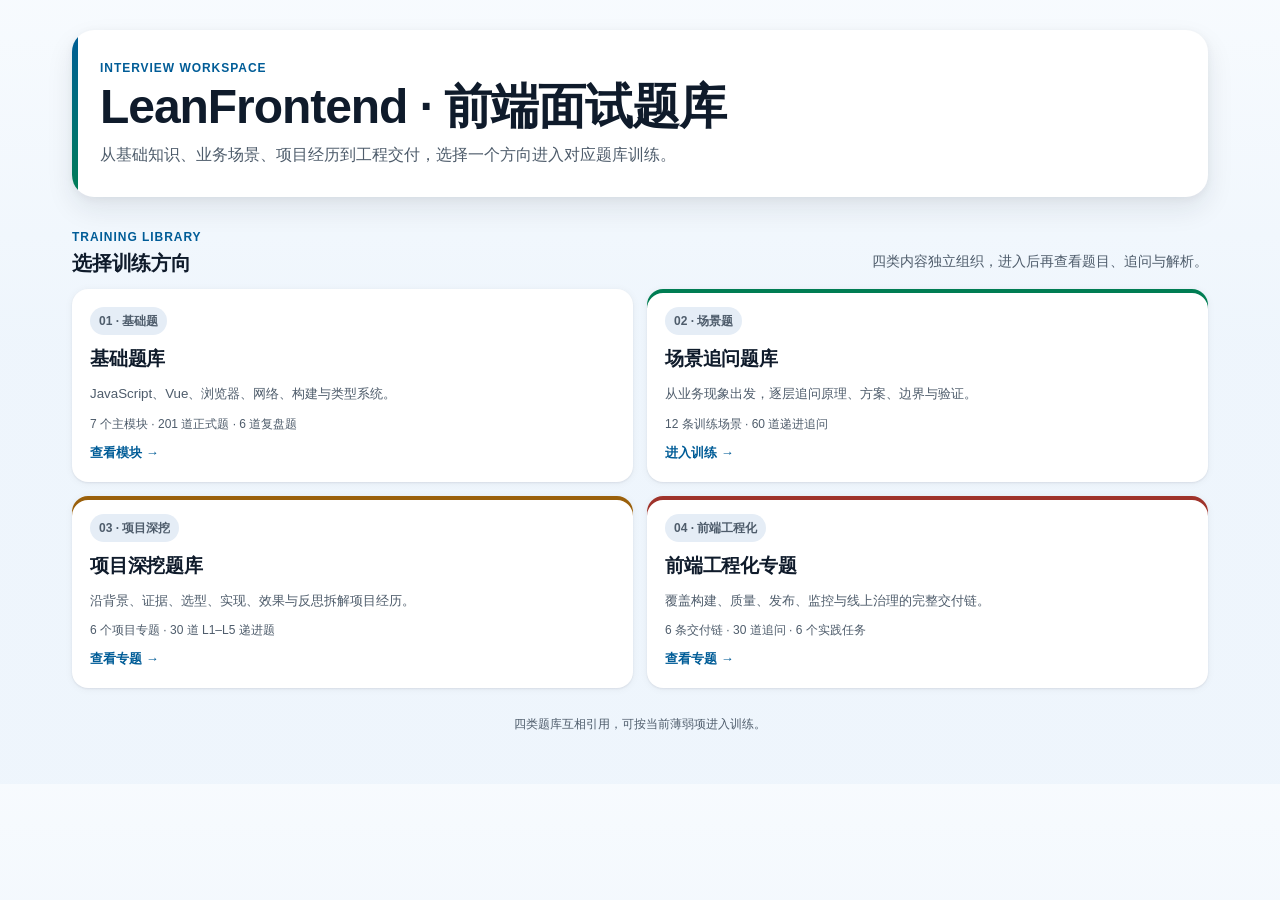
<file: index.html>
<!doctype html>
<html lang="zh-CN">

<head>
  <meta charset="utf-8">
  <meta name="viewport" content="width=device-width,initial-scale=1">
  <title>LeanFrontend · 前端面试题库</title>
  <link rel="stylesheet" href="assets/basic.css">
</head>

<body class="home-page">
  <a class="skip-link" href="#main-content">跳到主要内容</a>
  <main id="main-content" class="page">
    <header class="hero">
      <div class="eyebrow">Interview workspace</div>
      <h1>LeanFrontend · 前端面试题库</h1>
      <p>从基础知识、业务场景、项目经历到工程交付，选择一个方向进入对应题库训练。</p>
    </header>

    <section class="module-section" aria-labelledby="library-title">
      <div class="library-heading">
        <div>
          <div class="section-kicker">Training library</div>
          <h2 id="library-title">选择训练方向</h2>
        </div>
        <p>四类内容独立组织，进入后再查看题目、追问与解析。</p>
      </div>

      <div class="library-grid">
        <a class="module library-card" href="basics.html">
          <span class="module-status">01 · 基础题</span>
          <strong>基础题库</strong>
          <small>JavaScript、Vue、浏览器、网络、构建与类型系统。</small>
          <span class="module-count">7 个主模块 · 201 道正式题 · 6 道复盘题</span>
          <span class="library-link">查看模块 <span aria-hidden="true">→</span></span>
        </a>

        <a class="module library-card" href="scenarios.html">
          <span class="module-status">02 · 场景题</span>
          <strong>场景追问题库</strong>
          <small>从业务现象出发，逐层追问原理、方案、边界与验证。</small>
          <span class="module-count">12 条训练场景 · 60 道递进追问</span>
          <span class="library-link">进入训练 <span aria-hidden="true">→</span></span>
        </a>

        <a class="module library-card" href="projects.html">
          <span class="module-status">03 · 项目深挖</span>
          <strong>项目深挖题库</strong>
          <small>沿背景、证据、选型、实现、效果与反思拆解项目经历。</small>
          <span class="module-count">6 个项目专题 · 30 道 L1–L5 递进题</span>
          <span class="library-link">查看专题 <span aria-hidden="true">→</span></span>
        </a>

        <a class="module library-card" href="engineering.html">
          <span class="module-status">04 · 前端工程化</span>
          <strong>前端工程化专题</strong>
          <small>覆盖构建、质量、发布、监控与线上治理的完整交付链。</small>
          <span class="module-count">6 条交付链 · 30 道追问 · 6 个实践任务</span>
          <span class="library-link">查看专题 <span aria-hidden="true">→</span></span>
        </a>
      </div>
    </section>

    <div class="footer">四类题库互相引用，可按当前薄弱项进入训练。</div>
  </main>
</body>

</html>
</file>
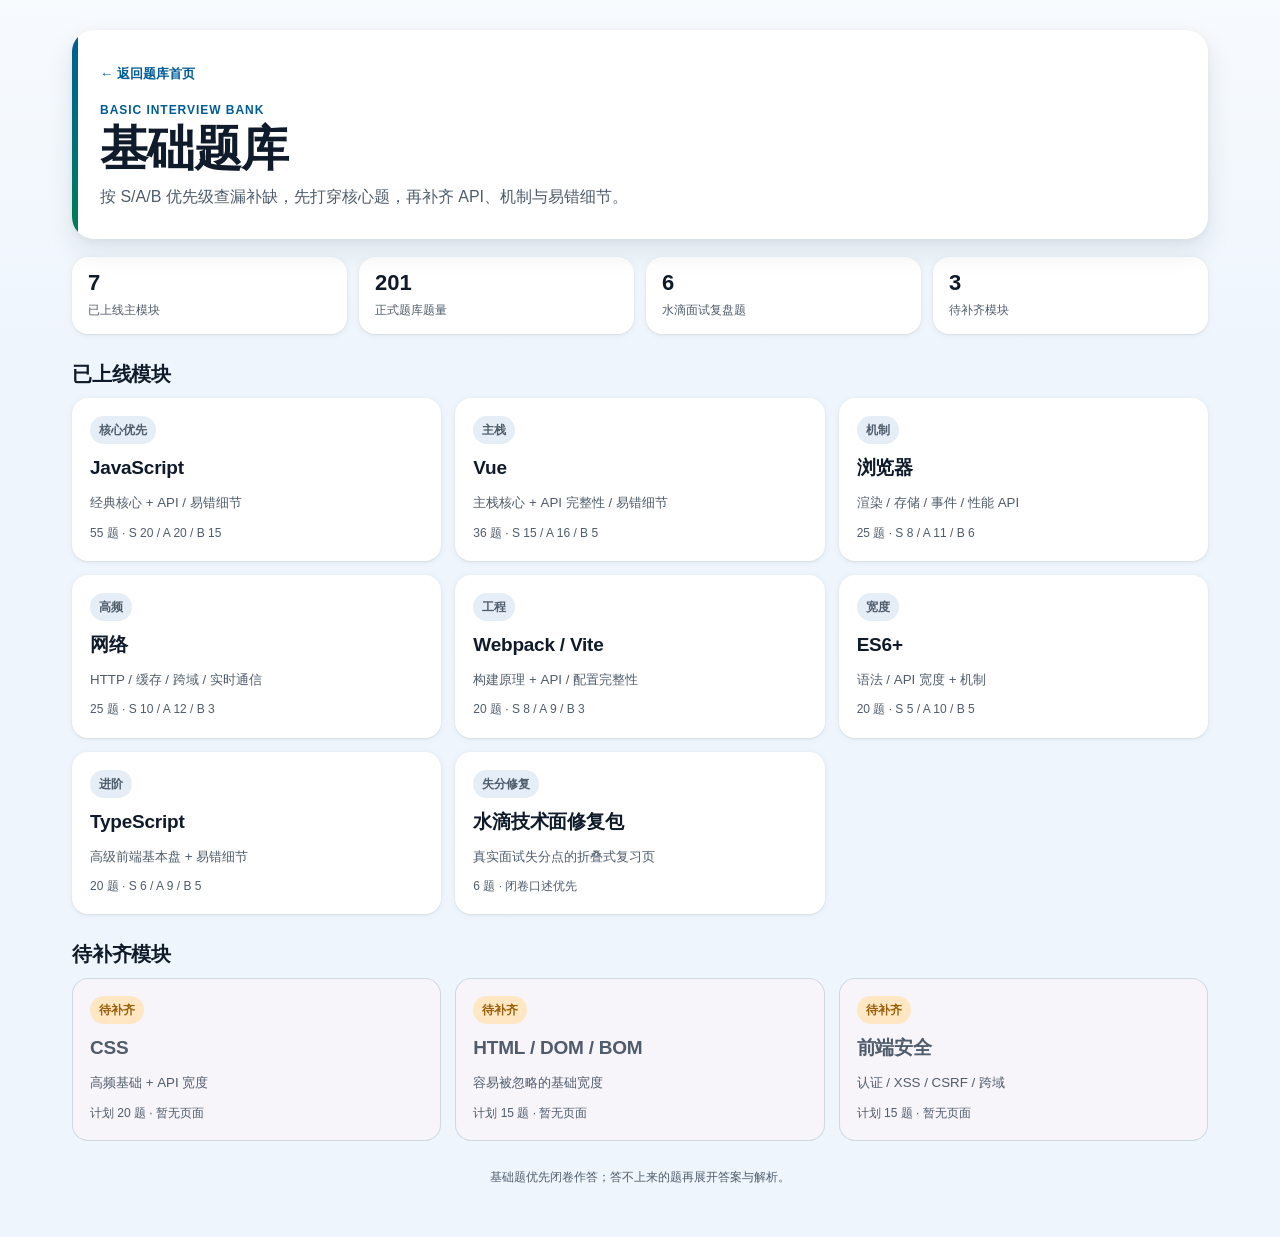
<file: basics.html>
<!doctype html>
<html lang="zh-CN">

<head>
  <meta charset="utf-8">
  <meta name="viewport" content="width=device-width,initial-scale=1">
  <title>基础题库 · LeanFrontend</title>
  <link rel="stylesheet" href="assets/basic.css">
  <script src="assets/basic.js" defer></script>
</head>

<body class="home-page">
  <a class="skip-link" href="#main-content">跳到主要内容</a>
  <main id="main-content" class="page">
    <header class="hero">
      <a class="back" href="index.html">← 返回题库首页</a>
      <div class="eyebrow">Basic interview bank</div>
      <h1>基础题库</h1>
      <p>按 S/A/B 优先级查漏补缺，先打穿核心题，再补齐 API、机制与易错细节。</p>
    </header>

    <section class="summary" aria-label="基础题库概览">
      <div><strong>7</strong><span>已上线主模块</span></div>
      <div><strong>201</strong><span>正式题库题量</span></div>
      <div><strong>6</strong><span>水滴面试复盘题</span></div>
      <div><strong>3</strong><span>待补齐模块</span></div>
    </section>

    <section class="module-section" aria-labelledby="ready-modules">
      <h2 id="ready-modules">已上线模块</h2>
      <div class="module-grid">
        <a class="module" href="javascript.html">
          <span class="module-status">核心优先</span>
          <strong>JavaScript</strong>
          <small>经典核心 + API / 易错细节</small>
          <span class="module-count">55 题 · S 20 / A 20 / B 15</span>
        </a>
        <a class="module" href="vue.html">
          <span class="module-status">主栈</span>
          <strong>Vue</strong>
          <small>主栈核心 + API 完整性 / 易错细节</small>
          <span class="module-count">36 题 · S 15 / A 16 / B 5</span>
        </a>
        <a class="module" href="browser.html">
          <span class="module-status">机制</span>
          <strong>浏览器</strong>
          <small>渲染 / 存储 / 事件 / 性能 API</small>
          <span class="module-count">25 题 · S 8 / A 11 / B 6</span>
        </a>
        <a class="module" href="network.html">
          <span class="module-status">高频</span>
          <strong>网络</strong>
          <small>HTTP / 缓存 / 跨域 / 实时通信</small>
          <span class="module-count">25 题 · S 10 / A 12 / B 3</span>
        </a>
        <a class="module" href="webpack-vite.html">
          <span class="module-status">工程</span>
          <strong>Webpack / Vite</strong>
          <small>构建原理 + API / 配置完整性</small>
          <span class="module-count">20 题 · S 8 / A 9 / B 3</span>
        </a>
        <a class="module" href="es6.html">
          <span class="module-status">宽度</span>
          <strong>ES6+</strong>
          <small>语法 / API 宽度 + 机制</small>
          <span class="module-count">20 题 · S 5 / A 10 / B 5</span>
        </a>
        <a class="module" href="typescript.html">
          <span class="module-status">进阶</span>
          <strong>TypeScript</strong>
          <small>高级前端基本盘 + 易错细节</small>
          <span class="module-count">20 题 · S 6 / A 9 / B 5</span>
        </a>
        <a class="module" href="shuidi_frontend_basic_interview_notes.html">
          <span class="module-status">失分修复</span>
          <strong>水滴技术面修复包</strong>
          <small>真实面试失分点的折叠式复习页</small>
          <span class="module-count">6 题 · 闭卷口述优先</span>
        </a>
      </div>
    </section>

    <section class="module-section" aria-labelledby="pending-modules">
      <h2 id="pending-modules">待补齐模块</h2>
      <div class="module-grid">
        <div class="module is-disabled" aria-disabled="true">
          <span class="module-status">待补齐</span>
          <strong>CSS</strong>
          <small>高频基础 + API 宽度</small>
          <span class="module-count">计划 20 题 · 暂无页面</span>
        </div>
        <div class="module is-disabled" aria-disabled="true">
          <span class="module-status">待补齐</span>
          <strong>HTML / DOM / BOM</strong>
          <small>容易被忽略的基础宽度</small>
          <span class="module-count">计划 15 题 · 暂无页面</span>
        </div>
        <div class="module is-disabled" aria-disabled="true">
          <span class="module-status">待补齐</span>
          <strong>前端安全</strong>
          <small>认证 / XSS / CSRF / 跨域</small>
          <span class="module-count">计划 15 题 · 暂无页面</span>
        </div>
      </div>
    </section>

    <div class="footer">基础题优先闭卷作答；答不上来的题再展开答案与解析。</div>
  </main>
</body>

</html>
</file>
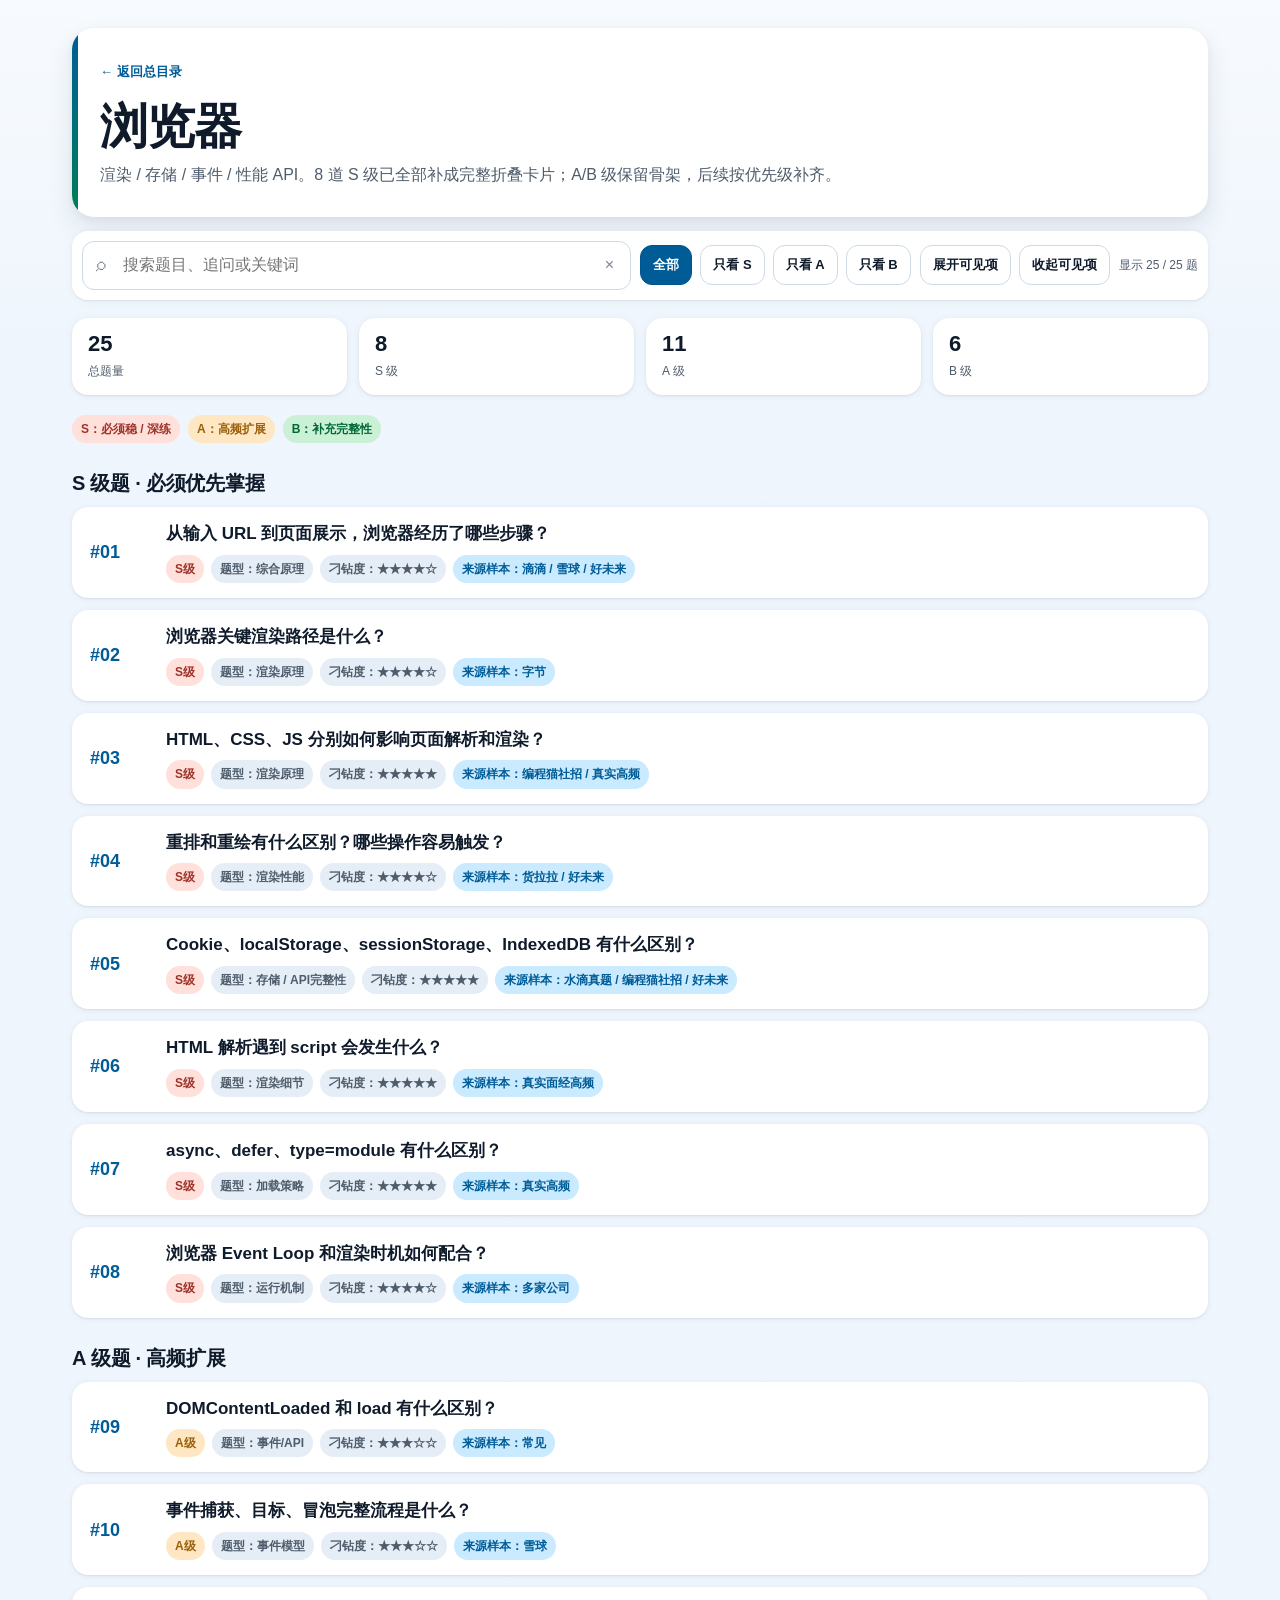
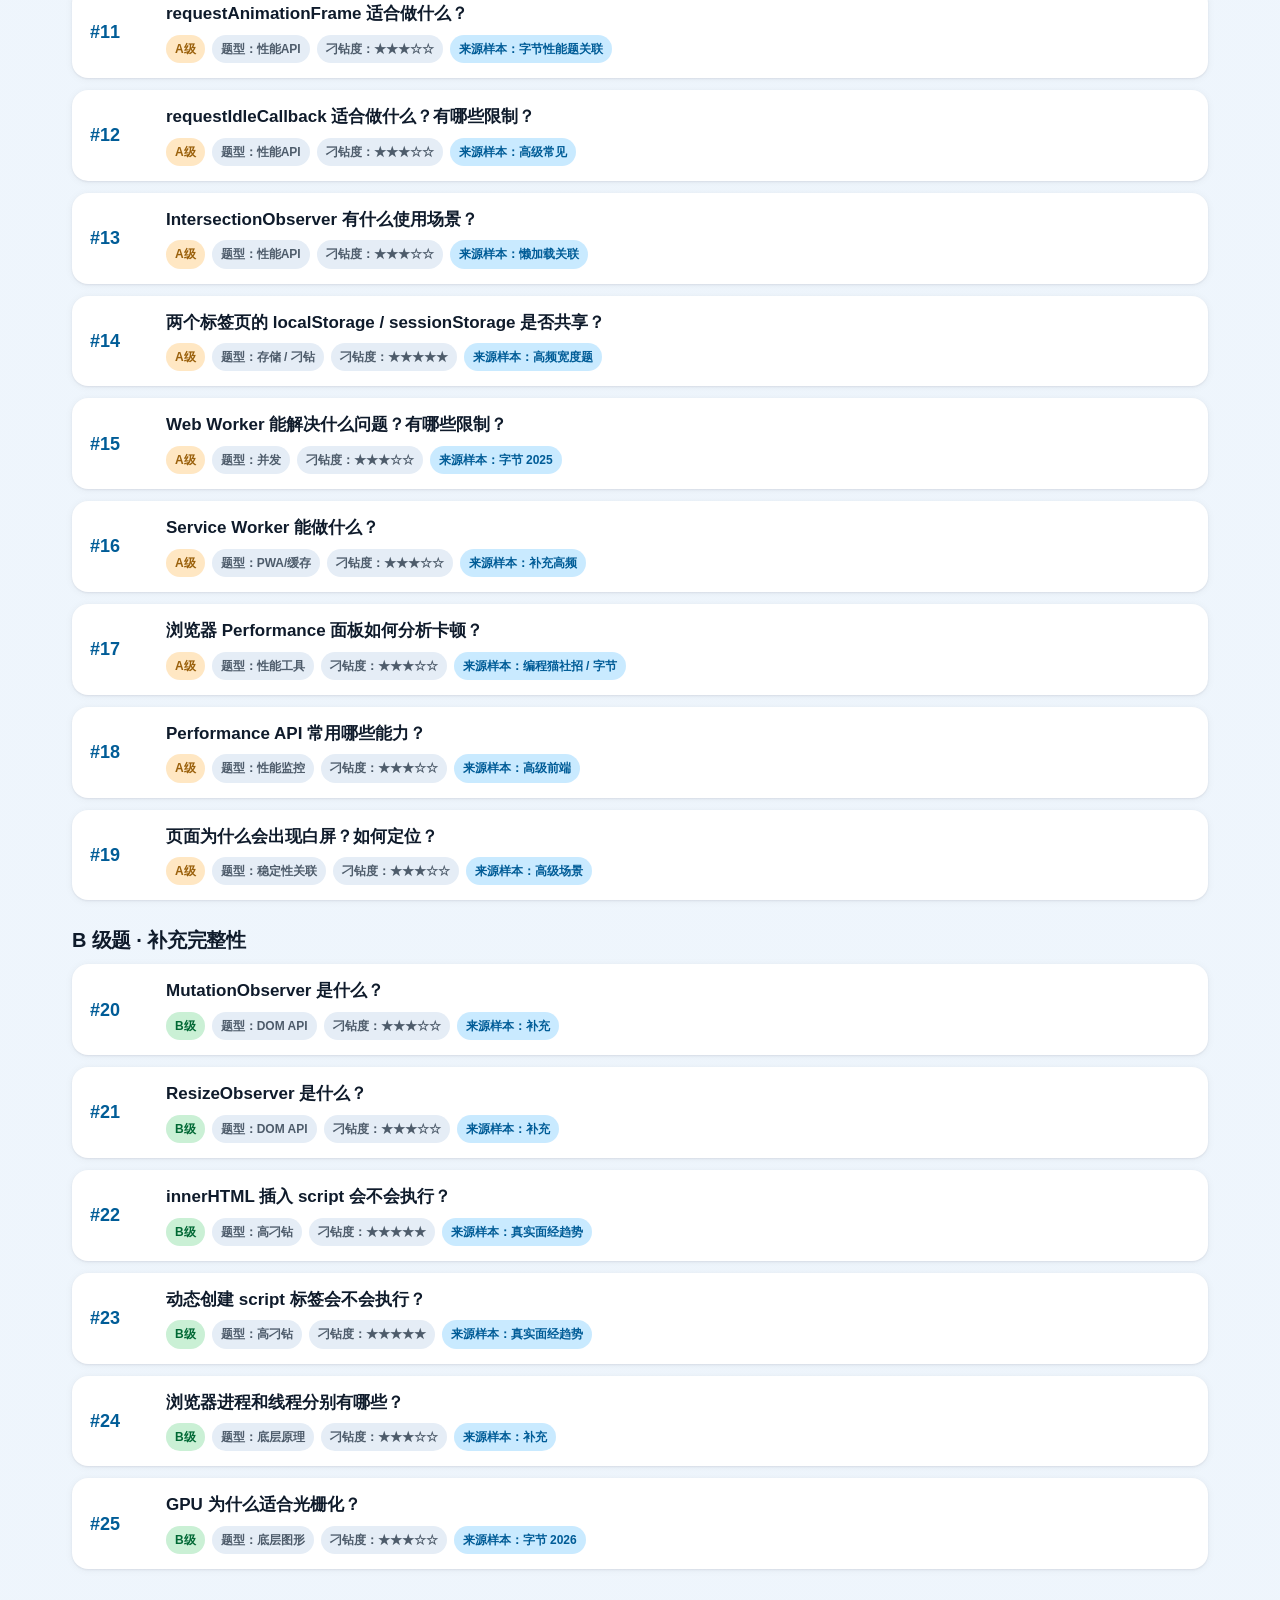
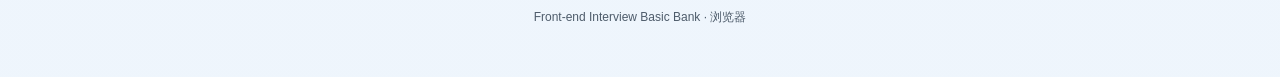
<file: browser.html>
<!DOCTYPE html>
<html lang="zh-CN"><head><meta charset="utf-8"/><meta content="width=device-width,initial-scale=1" name="viewport"/><title>浏览器｜前端基础题库</title><link rel="stylesheet" href="assets/basic.css"></head>
<body class="bank-page">
<a class="skip-link" href="#main-content">跳到主要内容</a><div id="main-content" class="page">
<header class="hero"><a class="back" href="index.html">← 返回总目录</a><h1>浏览器</h1><p>渲染 / 存储 / 事件 / 性能 API。8 道 S 级已全部补成完整折叠卡片；A/B 级保留骨架，后续按优先级补齐。</p>
<div class="toolbar"><button class="btn" data-action="filter-grade" data-filter-grade="ALL" aria-pressed="true">全部</button><button class="btn" data-action="filter-grade" data-filter-grade="S" aria-pressed="false">只看 S</button><button class="btn" data-action="filter-grade" data-filter-grade="A" aria-pressed="false">只看 A</button><button class="btn" data-action="filter-grade" data-filter-grade="B" aria-pressed="false">只看 B</button><button class="btn" data-action="expand-visible">展开可见项</button><button class="btn" data-action="collapse-visible">收起可见项</button></div></header>
<section class="summary"><div><strong>25</strong><span>总题量</span></div><div><strong>8</strong><span>S 级</span></div><div><strong>11</strong><span>A 级</span></div><div><strong>6</strong><span>B 级</span></div></section>
<div class="legend"><span class="pill s">S：必须稳 / 深练</span><span class="pill a">A：高频扩展</span><span class="pill b">B：补充完整性</span></div>
<h2 class="section">S 级题 · 必须优先掌握</h2>
<article class="question-card" data-grade="S">
<div class="head" data-action="toggle-card" role="button" tabindex="0" aria-expanded="false">
<div class="rank">#01</div>
<div>
<div class="title">从输入 URL 到页面展示，浏览器经历了哪些步骤？</div>
<div class="meta">
<span class="tag s">S级</span>
<span class="tag">题型：综合原理</span>
<span class="tag">刁钻度：★★★★☆</span>
<span class="tag source">来源样本：滴滴 / 雪球 / 好未来</span>
</div>
</div>
</div>
<div class="body"><div class="note"><strong>训练目标：</strong>30 秒结论 + 90 秒展开 + 2～3 层追问</div><details><summary>题目主要考察点和方向概述</summary><div class="detail-content"><div class="outline"><div class="outline-item"><strong>1.</strong> URL 解析：协议、域名、端口、路径；检查缓存与 HSTS 等浏览器策略。</div><div class="outline-item"><strong>2.</strong> 网络阶段：DNS → 建连（TCP；HTTPS 还要 TLS）→ HTTP 请求/响应。</div><div class="outline-item"><strong>3.</strong> 渲染阶段：HTML→DOM，CSS→CSSOM，样式计算→Layout→Paint→Composite。</div><div class="outline-item"><strong>4.</strong> 继续追问缓存、DNS、HTTP2/3、script 阻塞、首屏性能指标。</div></div></div></details><details><summary>标准答案</summary><div class="detail-content"><div class="answer">我一般把“输入 URL 到页面展示”分成四层。

第一层是导航与地址解析。浏览器解析 URL，确定协议、域名、端口和路径，同时会考虑本地缓存、HSTS、Service Worker 等已有状态。

第二层是网络。需要访问网络时，会先做 DNS 解析得到目标地址；随后建立连接。传统 HTTP/1.1、HTTP/2 通常基于 TCP，HTTPS 还要完成 TLS 握手；HTTP/3 则基于 QUIC。连接建立后浏览器发送 HTTP 请求并接收响应。

第三层是解析。浏览器边接收 HTML 边解析形成 DOM；遇到 CSS 会下载并构建 CSSOM；遇到普通同步 script 可能暂停 HTML parser，先下载并执行脚本。DOM 和样式信息准备后进行 style calculation。

第四层是渲染流水线：根据元素几何关系做 Layout，生成绘制指令 Paint，再由合成线程根据图层进行 Composite，最终把像素显示到屏幕上。

后续页面并不是结束了：图片、字体、异步脚本还可能继续加载，JS 也可能继续修改 DOM/CSS，触发新的 style、layout、paint 或 composite。</div></div></details><details><summary>答案整体解析</summary><div class="detail-content"><div class="analysis">这是一道综合题，面试官通常不是要求背浏览器源码，而是在看你能否把“网络 → 解析 → 渲染”三个知识域串起来。高级岗位还会继续从其中任一点深挖。</div></div></details><details><summary>高频追问 + 答案</summary><div class="detail-content"><div class="qa"><strong>追问 1：DNS 前浏览器会不会先看缓存？</strong><div>会。HTTP 缓存、Service Worker、浏览器自身策略等都可能影响是否真的发起网络请求；DNS 自身也有多级缓存。</div></div><div class="qa"><strong>追问 2：HTTPS 比 HTTP 多了什么？</strong><div>核心多 TLS：证书校验、密钥协商与加密通道建立。具体握手次数取决于 TLS 版本、连接复用等。</div></div><div class="qa"><strong>追问 3：拿到 HTML 后为什么不是直接 Paint？</strong><div>还需要解析 DOM/CSSOM、样式计算和 Layout，浏览器才知道元素长什么样、放在哪里。</div></div><div class="qa"><strong>追问 4：这个过程中哪些指标最常用于首屏分析？</strong><div>TTFB 反映响应等待，FCP 反映首次内容绘制，LCP 反映最大内容绘制；还应结合资源瀑布、主线程 Long Task 等定位。</div></div></div></details><details><summary>失分点 / 易错点</summary><div class="detail-content"><div class="loss">常见失分：只讲 DNS/TCP/HTTP，或者只讲 DOM/CSSOM，缺少完整跨层链路。</div></div></details><details><summary>记忆钩子</summary><div class="detail-content"><div class="memory">URL → DNS/连接 → HTTP → DOM/CSSOM → Style → Layout → Paint → Composite。</div></div></details><details><summary>前置知识 / 关联知识</summary><div class="detail-content"><div class="deps">前置：DNS、TCP/TLS、HTTP、DOM/CSSOM。关联：缓存、性能指标、关键渲染路径。</div></div></details></div>
</article>
<article class="question-card" data-grade="S">
<div class="head" data-action="toggle-card" role="button" tabindex="0" aria-expanded="false">
<div class="rank">#02</div>
<div>
<div class="title">浏览器关键渲染路径是什么？</div>
<div class="meta">
<span class="tag s">S级</span>
<span class="tag">题型：渲染原理</span>
<span class="tag">刁钻度：★★★★☆</span>
<span class="tag source">来源样本：字节</span>
</div>
</div>
</div>
<div class="body"><div class="note"><strong>训练目标：</strong>30 秒结论 + 90 秒展开 + 2～3 层追问</div><details><summary>题目主要考察点和方向概述</summary><div class="detail-content"><div class="outline"><div class="outline-item"><strong>1.</strong> 关键渲染路径关注首次把内容变成像素所需的关键步骤。</div><div class="outline-item"><strong>2.</strong> DOM + CSSOM → Render/Style → Layout → Paint → Composite。</div><div class="outline-item"><strong>3.</strong> 要理解阻塞关系：CSS 常是渲染阻塞资源；同步 classic script 可能阻塞 HTML parser。</div></div></div></details><details><summary>标准答案</summary><div class="detail-content"><div class="answer">关键渲染路径可以理解为浏览器从拿到页面资源，到首次生成可见像素所必须经过的关键步骤。

HTML 被解析成 DOM，CSS 被解析成 CSSOM。浏览器根据 DOM 和样式规则做样式计算，确定每个节点最终使用哪些样式；随后进行 Layout，计算元素的位置和尺寸；再 Paint，把背景、文本、边框、阴影等转换成绘制指令；最后 Composite，把不同图层合成为屏幕上的最终画面。

性能优化时，我们关注的是如何减少关键资源数量和体积、减少解析和主线程工作、避免不必要的 Layout/Paint。例如关键 CSS 尽快到达、非关键 JS 延后、首屏资源减少、图片尺寸明确、避免长任务阻塞主线程等。</div></div></details><details><summary>答案整体解析</summary><div class="detail-content"><div class="analysis">这题与“浏览器渲染流程”类似，但重点更偏首屏关键路径和优化思路。不要把 Render Tree 当成所有现代浏览器实现都必须原样存在的固定内部对象；面试表达用 DOM/CSSOM→style→layout→paint 更稳。</div></div></details><details><summary>高频追问 + 答案</summary><div class="detail-content"><div class="qa"><strong>追问 1：CSS 为什么常被称为 render-blocking？</strong><div>页面需要样式信息才能正确完成样式计算和首次渲染；关键样式表未就绪时，浏览器通常不会贸然呈现未样式化内容。</div></div><div class="qa"><strong>追问 2：Layout 和 Paint 分别算什么？</strong><div>Layout 解决几何位置与尺寸；Paint 解决每个像素区域要绘制什么视觉内容。</div></div><div class="qa"><strong>追问 3：Composite 为什么可能不需要重新 Layout/Paint？</strong><div>某些 transform、opacity 等变化可在已有图层上直接由合成阶段处理，因此常用于高频动画。</div></div><div class="qa"><strong>追问 4：如何缩短关键渲染路径？</strong><div>减少关键请求链、压缩/拆分资源、关键 CSS、延迟非关键脚本、优化字体和首屏图片、减少主线程长任务。</div></div></div></details><details><summary>失分点 / 易错点</summary><div class="detail-content"><div class="loss">常见失分：只会背 Render Tree，却不能解释每一步解决什么问题。</div></div></details><details><summary>记忆钩子</summary><div class="detail-content"><div class="memory">DOM/CSSOM → Style → Layout → Paint → Composite。</div></div></details><details><summary>前置知识 / 关联知识</summary><div class="detail-content"><div class="deps">前置：HTML/CSS解析。关联：FCP/LCP、资源优先级、GPU合成。</div></div></details></div>
</article>
<article class="question-card" data-grade="S">
<div class="head" data-action="toggle-card" role="button" tabindex="0" aria-expanded="false">
<div class="rank">#03</div>
<div>
<div class="title">HTML、CSS、JS 分别如何影响页面解析和渲染？</div>
<div class="meta">
<span class="tag s">S级</span>
<span class="tag">题型：渲染原理</span>
<span class="tag">刁钻度：★★★★★</span>
<span class="tag source">来源样本：编程猫社招 / 真实高频</span>
</div>
</div>
</div>
<div class="body"><div class="note"><strong>训练目标：</strong>30 秒结论 + 90 秒展开 + 2～3 层追问</div><details><summary>题目主要考察点和方向概述</summary><div class="detail-content"><div class="outline"><div class="outline-item"><strong>1.</strong> HTML parser 可边下载边解析；CSS 通常不阻塞 HTML parser，但会影响样式计算和首次渲染。</div><div class="outline-item"><strong>2.</strong> 普通同步 classic script 可能阻塞 parser；外部脚本需先下载再执行。</div><div class="outline-item"><strong>3.</strong> 脚本执行前往往需要等待其前面的相关样式表就绪，避免脚本读取到不完整样式状态。</div><div class="outline-item"><strong>4.</strong> async/defer/module 用于改变脚本下载与执行时机。</div></div></div></details><details><summary>标准答案</summary><div class="detail-content"><div class="answer">HTML、CSS、JS 对解析和渲染的影响不一样。

HTML 是 DOM 的输入，浏览器通常边接收边解析。CSS 下载时一般不会直接停止 HTML parser 继续构建 DOM，但关键样式表会影响 CSSOM 和样式计算，因此经常是渲染阻塞资源。

普通没有 async/defer 的 classic script 比较特殊。parser 遇到它时，通常需要暂停 HTML 解析：如果是外部脚本先下载，再执行，执行完成后继续解析。因为 JS 可以通过 document.write、DOM API 等改变文档结构，parser 不能无条件继续向前。

另外，位于脚本之前的样式表还可能影响脚本执行时机，因为脚本可能读取布局和 computed style，浏览器需要保证相关 CSS 已经可用。

所以优化上通常会让关键 CSS 尽早可用，把非关键脚本 defer/async/module 化，并减少会阻塞主线程的同步脚本。</div></div></details><details><summary>答案整体解析</summary><div class="detail-content"><div class="analysis">这题最容易答错成“CSS 阻塞 HTML 解析”。更准确的说法是：CSS 通常不直接阻塞 parser 构建 DOM，但会阻塞渲染，并可能间接延迟依赖样式的脚本执行。</div></div></details><details><summary>高频追问 + 答案</summary><div class="detail-content"><div class="qa"><strong>追问 1：CSS 会阻塞 DOM 构建吗？</strong><div>通常 CSS 下载本身不会像同步 script 那样暂停 HTML parser；但它会影响 CSSOM/渲染，也可能让脚本等待。</div></div><div class="qa"><strong>追问 2：为什么普通 script 会阻塞 parser？</strong><div>因为脚本可能同步修改当前文档，浏览器需要先保证脚本执行结果，再继续按正确文档状态解析。</div></div><div class="qa"><strong>追问 3：把 script 放 body 底部和 defer 有什么区别？</strong><div>都可减少阻塞首部 HTML 解析，但 defer 更明确地允许并行下载并在文档解析后按顺序执行。</div></div><div class="qa"><strong>追问 4：CSS 加载慢为什么可能让页面白屏更久？</strong><div>关键样式没准备好，浏览器会推迟正确样式下的首次绘制；同时相关脚本也可能被延迟。</div></div></div></details><details><summary>失分点 / 易错点</summary><div class="detail-content"><div class="loss">高频易错：直接说“CSS 会阻塞 HTML 解析”，表达不够准确。</div></div></details><details><summary>记忆钩子</summary><div class="detail-content"><div class="memory">HTML 负责 DOM；CSS 多数阻塞“画”，不直接阻塞 parser；同步 script 会卡 parser。</div></div></details><details><summary>前置知识 / 关联知识</summary><div class="detail-content"><div class="deps">前置：DOM/CSSOM、script加载。关联：async/defer、FCP、关键CSS。</div></div></details></div>
</article>
<article class="question-card" data-grade="S">
<div class="head" data-action="toggle-card" role="button" tabindex="0" aria-expanded="false">
<div class="rank">#04</div>
<div>
<div class="title">重排和重绘有什么区别？哪些操作容易触发？</div>
<div class="meta">
<span class="tag s">S级</span>
<span class="tag">题型：渲染性能</span>
<span class="tag">刁钻度：★★★★☆</span>
<span class="tag source">来源样本：货拉拉 / 好未来</span>
</div>
</div>
</div>
<div class="body"><div class="note"><strong>训练目标：</strong>30 秒结论 + 90 秒展开 + 2～3 层追问</div><details><summary>题目主要考察点和方向概述</summary><div class="detail-content"><div class="outline"><div class="outline-item"><strong>1.</strong> Layout/Reflow：几何信息改变，需要重新计算位置和尺寸。</div><div class="outline-item"><strong>2.</strong> Paint/Repaint：视觉改变但几何不变，需要重新绘制。</div><div class="outline-item"><strong>3.</strong> Layout 通常可能继续导致 Paint；仅 Paint 不一定需要 Layout。</div><div class="outline-item"><strong>4.</strong> 读写 DOM 交错会产生 forced synchronous layout / layout thrashing。</div></div></div></details><details><summary>标准答案</summary><div class="detail-content"><div class="answer">重排通常指 Layout/Reflow，也就是元素的几何信息发生变化后，浏览器需要重新计算元素的位置和尺寸。例如修改 width、height、padding、font-size、插入/删除 DOM、窗口 resize 等，都可能影响布局。

重绘 Paint 则是几何结构没有改变，但视觉效果变了，例如 color、background、box-shadow 等，需要重新生成绘制内容。

一般来说 Layout 的成本更高，因为布局变化还可能影响后代、兄弟甚至更大范围，并且 Layout 后通常还要继续 Paint；单纯 Paint 不一定需要 Layout。

另外一个高级前端常见问题是 layout thrashing：代码里反复写样式、马上读取 offsetWidth/getBoundingClientRect 等布局信息，浏览器为了返回最新值不得不提前同步计算 Layout。优化时应批量读、批量写，减少强制同步布局。</div></div></details><details><summary>答案整体解析</summary><div class="detail-content"><div class="analysis">这题不要机械背 CSS 属性表，因为现代渲染引擎优化很多。更重要的是理解“几何变化”和“视觉变化”的层次，以及如何避免读写交错。</div></div></details><details><summary>高频追问 + 答案</summary><div class="detail-content"><div class="qa"><strong>追问 1：transform 为什么常用于动画？</strong><div>transform 通常可以在合成阶段处理，不改变普通文档流几何，很多场景能避免 Layout，并可能避免大范围 Paint。</div></div><div class="qa"><strong>追问 2：读取 offsetWidth 为什么有时会很贵？</strong><div>如果前面存在尚未处理的样式/DOM 写操作，为了返回最新几何值，浏览器可能被迫立即 flush style/layout。</div></div><div class="qa"><strong>追问 3：如何优化大量 DOM 更新？</strong><div>减少逐个读写交错，批量修改，合理使用 class，虚拟列表/分片任务，动画优先 transform/opacity。</div></div><div class="qa"><strong>追问 4：visibility:hidden 和 display:none 哪个更可能触发布局？</strong><div>display:none 改变元素是否参与布局，通常涉及 Layout；visibility:hidden 保留布局空间，主要影响绘制/可见性。</div></div></div></details><details><summary>失分点 / 易错点</summary><div class="detail-content"><div class="loss">常见失分：把重排/重绘只背成属性名单，无法讲 forced layout 和优化方法。</div></div></details><details><summary>记忆钩子</summary><div class="detail-content"><div class="memory">Layout 算“放哪多大”；Paint 算“长什么样”；读写交错最危险。</div></div></details><details><summary>前置知识 / 关联知识</summary><div class="detail-content"><div class="deps">前置：渲染流水线。关联：Performance、rAF、CSS动画。</div></div></details></div>
</article>
<article class="question-card" data-grade="S">
<div class="head" data-action="toggle-card" role="button" tabindex="0" aria-expanded="false">
<div class="rank">#05</div>
<div>
<div class="title">Cookie、localStorage、sessionStorage、IndexedDB 有什么区别？</div>
<div class="meta">
<span class="tag s">S级</span>
<span class="tag">题型：存储 / API完整性</span>
<span class="tag">刁钻度：★★★★★</span>
<span class="tag source">来源样本：水滴真题 / 编程猫社招 / 好未来</span>
</div>
</div>
</div>
<div class="body"><div class="note"><strong>训练目标：</strong>30 秒结论 + 90 秒展开 + 2～3 层追问</div><details><summary>题目主要考察点和方向概述</summary><div class="detail-content"><div class="outline"><div class="outline-item"><strong>1.</strong> Cookie：小、可随请求自动发送、服务端可 Set-Cookie、安全属性丰富。</div><div class="outline-item"><strong>2.</strong> localStorage：同源、同步 API、无自动过期、适合少量非敏感状态。</div><div class="outline-item"><strong>3.</strong> sessionStorage：同源 + 当前顶级浏览上下文/标签页会话维度，关闭对应页面会话后清理。</div><div class="outline-item"><strong>4.</strong> IndexedDB：异步、结构化、大容量、本地数据库级别能力。</div></div></div></details><details><summary>标准答案</summary><div class="detail-content"><div class="answer">这四种能力我一般从容量、生命周期、是否随网络发送、API 模型和使用场景来区分。

Cookie 容量很小，单条通常是几 KB。满足 Domain、Path、SameSite、Secure 等条件时会随 HTTP 请求自动发送，也可以由服务端通过 Set-Cookie 设置，因此常用于 session id、认证状态等；同时支持 HttpOnly、Secure、SameSite 等安全属性。

localStorage 是同源 Web Storage，API 是同步的，通常可以保存数 MB，没有内置过期机制，适合用户偏好、少量非敏感缓存。它不会自动随请求发送。

sessionStorage 也是同步 Web Storage，但除了 origin 之外，还按当前顶级浏览上下文/标签页会话隔离。当前 tab/page session 结束后通常会被清除，因此更适合单标签页会话状态。

IndexedDB 则是异步的浏览器数据库，支持更大容量、结构化数据、索引和事务，更适合离线数据、大量缓存等复杂本地存储。

认证敏感信息不要因为“方便”就一律放 localStorage；要结合 XSS/CSRF 风险选择方案。</div></div></details><details><summary>答案整体解析</summary><div class="detail-content"><div class="analysis">这是水滴真实失分题的扩展版。高级前端至少应该从 4~5 个固定维度比较，而不是回答“Cookie 存用户信息，localStorage 存 key-value”。</div></div></details><details><summary>高频追问 + 答案</summary><div class="detail-content"><div class="qa"><strong>追问 1：localStorage 为什么不适合大量高频数据？</strong><div>API 同步，会阻塞主线程；容量和结构能力也不如 IndexedDB。</div></div><div class="qa"><strong>追问 2：sessionStorage 两个 tab 会共享吗？</strong><div>一般按顶级浏览上下文/标签页隔离；即使同源，不应把它当成跨 tab 的共享存储。</div></div><div class="qa"><strong>追问 3：Cookie 为什么会带来额外网络开销？</strong><div>符合作用域规则的 Cookie 会附带在请求头中，过多/过大的 Cookie 会增加请求体积。</div></div><div class="qa"><strong>追问 4：跨子域为什么 Cookie 可以而 localStorage 不可以直接共享？</strong><div>Cookie 有 Domain 作用域机制；localStorage 按 origin 隔离，不提供父域共享配置。</div></div></div></details><details><summary>失分点 / 易错点</summary><div class="detail-content"><div class="loss">你的真实失分：比较维度不对，没有说请求携带、生命周期、安全和服务端能力。</div></div></details><details><summary>记忆钩子</summary><div class="detail-content"><div class="memory">Cookie 跟请求；localStorage 长存同步；sessionStorage 单会话；IndexedDB 大数据异步。</div></div></details><details><summary>前置知识 / 关联知识</summary><div class="detail-content"><div class="deps">前置：同源策略。关联：Cookie安全、SSO、离线缓存。</div></div></details></div>
</article>
<article class="question-card" data-grade="S">
<div class="head" data-action="toggle-card" role="button" tabindex="0" aria-expanded="false">
<div class="rank">#06</div>
<div>
<div class="title">HTML 解析遇到 script 会发生什么？</div>
<div class="meta">
<span class="tag s">S级</span>
<span class="tag">题型：渲染细节</span>
<span class="tag">刁钻度：★★★★★</span>
<span class="tag source">来源样本：真实面经高频</span>
</div>
</div>
</div>
<div class="body"><div class="note"><strong>训练目标：</strong>30 秒结论 + 90 秒展开 + 2～3 层追问</div><details><summary>题目主要考察点和方向概述</summary><div class="detail-content"><div class="outline"><div class="outline-item"><strong>1.</strong> 无 async/defer 的 parser-inserted classic script：暂停 parser，下载（外链）并执行，然后继续。</div><div class="outline-item"><strong>2.</strong> 浏览器可能通过 preload scanner 提前发现后续资源，但主 parser 仍会被脚本执行阻塞。</div><div class="outline-item"><strong>3.</strong> 样式表可能让脚本等待；async/defer/module 改变执行时机。</div></div></div></details><details><summary>标准答案</summary><div class="detail-content"><div class="answer">如果 HTML parser 遇到一个普通、没有 async/defer 的 classic script，我会把它理解为 parser-blocking script。

如果是外部 src，主 parser 会暂停继续构建后面的 DOM，等待脚本下载并执行；如果是内联脚本，则直接执行。脚本执行完成后，parser 才继续往后解析。

浏览器为了提升性能，通常还有 speculative/preload scanner，会在主 parser 被阻塞时提前扫描后续 HTML，发现图片、CSS、JS 等资源并开始请求。但这不代表主 DOM parser 没被阻塞。

另外，脚本执行前如果它前面存在尚未完成的关键样式表，也可能需要等待样式就绪，因为脚本可能读取 layout/computed style。

如果希望脚本不阻塞 HTML 解析，可以根据依赖关系使用 defer、async 或 module。</div></div></details><details><summary>答案整体解析</summary><div class="detail-content"><div class="analysis">这是一类真实面试常见的“浏览器细节题”。回答出 preload scanner 会比只说“script 阻塞”更完整，但不要把扫描器说成所有浏览器内部绝对一致的实现细节。</div></div></details><details><summary>高频追问 + 答案</summary><div class="detail-content"><div class="qa"><strong>追问 1：为什么浏览器不直接继续解析，等脚本以后执行？</strong><div>因为脚本可以同步改变文档，例如 document.write、插入/删除 DOM；继续解析可能产生错误顺序。</div></div><div class="qa"><strong>追问 2：preload scanner 有什么作用？</strong><div>在主 parser 因脚本等原因暂停时，提前发现未来需要的资源并开始下载，减少网络空闲。</div></div><div class="qa"><strong>追问 3：动态创建的 script 也会阻塞 parser 吗？</strong><div>通常不是 parser-inserted 的同步脚本，因此执行/加载语义不同；要结合 async 属性和插入方式看。</div></div><div class="qa"><strong>追问 4：script 放 head 就一定差吗？</strong><div>不一定。如果使用 defer/module，或者脚本非常关键且小，放 head 也可以。关键是下载和执行是否阻塞关键路径。</div></div></div></details><details><summary>失分点 / 易错点</summary><div class="detail-content"><div class="loss">常见失分：只说“遇 script 就下载执行”，没说明 parser 是否暂停、外链/内联和属性差异。</div></div></details><details><summary>记忆钩子</summary><div class="detail-content"><div class="memory">普通 classic script：parser 停 → 脚本下/执行 → parser 继续。</div></div></details><details><summary>前置知识 / 关联知识</summary><div class="detail-content"><div class="deps">前置：HTML parser、JS执行。关联：async/defer、preload scanner、CSS阻塞。</div></div></details></div>
</article>
<article class="question-card" data-grade="S">
<div class="head" data-action="toggle-card" role="button" tabindex="0" aria-expanded="false">
<div class="rank">#07</div>
<div>
<div class="title">async、defer、type=module 有什么区别？</div>
<div class="meta">
<span class="tag s">S级</span>
<span class="tag">题型：加载策略</span>
<span class="tag">刁钻度：★★★★★</span>
<span class="tag source">来源样本：真实高频</span>
</div>
</div>
</div>
<div class="body"><div class="note"><strong>训练目标：</strong>30 秒结论 + 90 秒展开 + 2～3 层追问</div><details><summary>题目主要考察点和方向概述</summary><div class="detail-content"><div class="outline"><div class="outline-item"><strong>1.</strong> async：并行下载，下载完尽快执行；不保证多个脚本顺序。</div><div class="outline-item"><strong>2.</strong> defer：并行下载，HTML 解析完成后、DOMContentLoaded 前按文档顺序执行。</div><div class="outline-item"><strong>3.</strong> module：模块脚本天然支持 import graph、严格模式、CORS；默认执行语义接近 defer。</div><div class="outline-item"><strong>4.</strong> module 加 async 后改为 graph 准备好就执行，不再等待文档顺序。</div></div></div></details><details><summary>标准答案</summary><div class="detail-content"><div class="answer">async、defer、module 都能减少普通同步脚本对 HTML parser 的阻塞，但执行语义不同。

async 脚本会和 HTML 解析并行下载，一旦下载完成就尽快执行；执行时仍可能暂停 parser。多个 async 脚本谁先下载完谁先执行，因此不保证文档顺序，适合互不依赖的统计、广告等独立脚本。

defer 也会并行下载，但不会在下载完成后马上打断 parser，而是等 HTML 文档解析完成后再执行；多个 defer 脚本按文档顺序执行，并且通常会在 DOMContentLoaded 之前完成，因此适合存在顺序依赖的业务脚本。

type=module 是 ES Module。模块脚本支持 import/export、默认严格模式，依赖图会被加载；普通 module 脚本默认具有类似 defer 的执行语义，即不会像 classic script 那样阻塞 parser，并在文档解析后执行。模块跨源加载还遵循 CORS。

如果 module 再加 async，则模块及依赖准备好后尽快执行，不再遵循普通 module 的等待/排序语义。</div></div></details><details><summary>答案整体解析</summary><div class="detail-content"><div class="analysis">面试里最容易混的是“async/defer 都异步所以一样”。核心差异是执行时机与顺序保证。</div></div></details><details><summary>高频追问 + 答案</summary><div class="detail-content"><div class="qa"><strong>追问 1：多个 defer 会按顺序吗？</strong><div>parser-inserted 的外部 defer classic scripts 会按文档顺序执行。</div></div><div class="qa"><strong>追问 2：多个 async 会按顺序吗？</strong><div>不保证，通常是谁先准备好谁先执行。</div></div><div class="qa"><strong>追问 3：module 为什么默认接近 defer？</strong><div>模块需要加载依赖图，而且设计上不会像普通同步 classic script 那样阻塞 HTML parser；默认在文档解析完成后执行。</div></div><div class="qa"><strong>追问 4：DOMContentLoaded 会等 defer/module 吗？</strong><div>通常会等待 defer 脚本和普通 module 脚本执行完成；async 脚本则不按这一规则与 DOMContentLoaded 固定绑定。</div></div></div></details><details><summary>失分点 / 易错点</summary><div class="detail-content"><div class="loss">常见失分：只回答“async 异步，defer 延迟”，没有讲顺序和 DOMContentLoaded。</div></div></details><details><summary>记忆钩子</summary><div class="detail-content"><div class="memory">async：先下完先跑；defer：解析完按序跑；module：默认像 defer + 模块依赖图。</div></div></details><details><summary>前置知识 / 关联知识</summary><div class="detail-content"><div class="deps">前置：HTML parser、script。关联：DOMContentLoaded、ES Module、CORS。</div></div></details></div>
</article>
<article class="question-card" data-grade="S">
<div class="head" data-action="toggle-card" role="button" tabindex="0" aria-expanded="false">
<div class="rank">#08</div>
<div>
<div class="title">浏览器 Event Loop 和渲染时机如何配合？</div>
<div class="meta">
<span class="tag s">S级</span>
<span class="tag">题型：运行机制</span>
<span class="tag">刁钻度：★★★★☆</span>
<span class="tag source">来源样本：多家公司</span>
</div>
</div>
</div>
<div class="body"><div class="note"><strong>训练目标：</strong>30 秒结论 + 90 秒展开 + 2～3 层追问</div><details><summary>题目主要考察点和方向概述</summary><div class="detail-content"><div class="outline"><div class="outline-item"><strong>1.</strong> 一个 task 执行后会进行 microtask checkpoint，清空当前微任务。</div><div class="outline-item"><strong>2.</strong> 浏览器在合适的 rendering opportunity 进行样式、Layout、Paint；不是每个 task 后必画一帧。</div><div class="outline-item"><strong>3.</strong> requestAnimationFrame 回调发生在下一次渲染前，用于更新动画状态。</div><div class="outline-item"><strong>4.</strong> 微任务堆积和长任务都可能推迟渲染。</div></div></div></details><details><summary>标准答案</summary><div class="detail-content"><div class="answer">浏览器 Event Loop 和渲染不是“宏任务 → 微任务 → 必定渲染”这么机械，但面试可以用这个主线理解。

浏览器从 task queue 取一个任务执行，例如 script、定时器、事件回调。这个 task 执行结束后，会进行 microtask checkpoint，把当前可执行的 Promise.then、queueMicrotask 等微任务持续清空。

之后如果到了合适的 rendering opportunity，浏览器可能进入更新渲染阶段，包括样式计算、Layout、Paint 等。requestAnimationFrame 回调通常会在这次绘制前执行，所以适合根据下一帧更新动画和读取/写入与帧同步相关的状态。

需要注意两点。第一，不是每个宏任务后浏览器都必须立刻渲染，浏览器会根据刷新率、页面状态等调度。第二，如果一个 task 很长，或者微任务不断产生新微任务，渲染机会就会被推迟，因此会出现卡顿、掉帧甚至交互延迟。</div></div></details><details><summary>答案整体解析</summary><div class="detail-content"><div class="analysis">这题和 JS Event Loop 的区别在于加入了“浏览器渲染机会”。不要死背“每个宏任务后渲染一次”。</div></div></details><details><summary>高频追问 + 答案</summary><div class="detail-content"><div class="qa"><strong>追问 1：Promise 微任务太多会不会阻塞渲染？</strong><div>会。如果微任务队列长时间清不完，主线程无法进入下一次渲染机会。</div></div><div class="qa"><strong>追问 2：requestAnimationFrame 和 setTimeout 做动画谁更合适？</strong><div>rAF 与浏览器渲染节奏同步，后台标签页还可自动降频/暂停，通常更适合视觉动画。</div></div><div class="qa"><strong>追问 3：nextTick 后为什么有时还要 rAF？</strong><div>Vue nextTick 主要保证 DOM patch 已完成；rAF 更接近浏览器下一次渲染前的帧时机。若要等真实绘制相关阶段，需要区分这两个层次。</div></div><div class="qa"><strong>追问 4：Long Task 为什么影响 INP？</strong><div>长时间占用主线程会让输入事件无法及时执行和完成后续渲染，从而增加交互延迟。</div></div></div></details><details><summary>失分点 / 易错点</summary><div class="detail-content"><div class="loss">常见失分：把浏览器事件循环回答成纯 JS 输出题，没有提渲染 opportunity。</div></div></details><details><summary>记忆钩子</summary><div class="detail-content"><div class="memory">Task → 清 Microtasks → 可能进入渲染机会；rAF 在画之前。不是每个 Task 必画。</div></div></details><details><summary>前置知识 / 关联知识</summary><div class="detail-content"><div class="deps">前置：Event Loop、宏微任务。关联：rAF、Long Task、INP、Vue nextTick。</div></div></details></div>
</article><h2 class="section">A 级题 · 高频扩展</h2>
<article class="question-card" data-grade="A">
<div class="head" data-action="toggle-card" role="button" tabindex="0" aria-expanded="false">
<div class="rank">#09</div>
<div>
<div class="title">DOMContentLoaded 和 load 有什么区别？</div>
<div class="meta">
<span class="tag a">A级</span>
<span class="tag">题型：事件/API</span>
<span class="tag">刁钻度：★★★☆☆</span>
<span class="tag source">来源样本：常见</span>
</div>
</div>
</div>
<div class="body">
<div class="note"><strong>训练目标：</strong>30～60 秒完整回答 + 常见追问</div>
<div class="placeholder">▶ 考察方向　▶ 标准答案　▶ 答案解析　▶ 高频追问　▶ 失分点　▶ 记忆钩子<br/>当前为题库骨架版，后续按优先级逐题补齐。</div>
</div>
</article>
<article class="question-card" data-grade="A">
<div class="head" data-action="toggle-card" role="button" tabindex="0" aria-expanded="false">
<div class="rank">#10</div>
<div>
<div class="title">事件捕获、目标、冒泡完整流程是什么？</div>
<div class="meta">
<span class="tag a">A级</span>
<span class="tag">题型：事件模型</span>
<span class="tag">刁钻度：★★★☆☆</span>
<span class="tag source">来源样本：雪球</span>
</div>
</div>
</div>
<div class="body">
<div class="note"><strong>训练目标：</strong>30～60 秒完整回答 + 常见追问</div>
<div class="placeholder">▶ 考察方向　▶ 标准答案　▶ 答案解析　▶ 高频追问　▶ 失分点　▶ 记忆钩子<br/>当前为题库骨架版，后续按优先级逐题补齐。</div>
</div>
</article>
<article class="question-card" data-grade="A">
<div class="head" data-action="toggle-card" role="button" tabindex="0" aria-expanded="false">
<div class="rank">#11</div>
<div>
<div class="title">requestAnimationFrame 适合做什么？</div>
<div class="meta">
<span class="tag a">A级</span>
<span class="tag">题型：性能API</span>
<span class="tag">刁钻度：★★★☆☆</span>
<span class="tag source">来源样本：字节性能题关联</span>
</div>
</div>
</div>
<div class="body">
<div class="note"><strong>训练目标：</strong>30～60 秒完整回答 + 常见追问</div>
<div class="placeholder">▶ 考察方向　▶ 标准答案　▶ 答案解析　▶ 高频追问　▶ 失分点　▶ 记忆钩子<br/>当前为题库骨架版，后续按优先级逐题补齐。</div>
</div>
</article>
<article class="question-card" data-grade="A">
<div class="head" data-action="toggle-card" role="button" tabindex="0" aria-expanded="false">
<div class="rank">#12</div>
<div>
<div class="title">requestIdleCallback 适合做什么？有哪些限制？</div>
<div class="meta">
<span class="tag a">A级</span>
<span class="tag">题型：性能API</span>
<span class="tag">刁钻度：★★★☆☆</span>
<span class="tag source">来源样本：高级常见</span>
</div>
</div>
</div>
<div class="body">
<div class="note"><strong>训练目标：</strong>30～60 秒完整回答 + 常见追问</div>
<div class="placeholder">▶ 考察方向　▶ 标准答案　▶ 答案解析　▶ 高频追问　▶ 失分点　▶ 记忆钩子<br/>当前为题库骨架版，后续按优先级逐题补齐。</div>
</div>
</article>
<article class="question-card" data-grade="A">
<div class="head" data-action="toggle-card" role="button" tabindex="0" aria-expanded="false">
<div class="rank">#13</div>
<div>
<div class="title">IntersectionObserver 有什么使用场景？</div>
<div class="meta">
<span class="tag a">A级</span>
<span class="tag">题型：性能API</span>
<span class="tag">刁钻度：★★★☆☆</span>
<span class="tag source">来源样本：懒加载关联</span>
</div>
</div>
</div>
<div class="body">
<div class="note"><strong>训练目标：</strong>30～60 秒完整回答 + 常见追问</div>
<div class="placeholder">▶ 考察方向　▶ 标准答案　▶ 答案解析　▶ 高频追问　▶ 失分点　▶ 记忆钩子<br/>当前为题库骨架版，后续按优先级逐题补齐。</div>
</div>
</article>
<article class="question-card" data-grade="A">
<div class="head" data-action="toggle-card" role="button" tabindex="0" aria-expanded="false">
<div class="rank">#14</div>
<div>
<div class="title">两个标签页的 localStorage / sessionStorage 是否共享？</div>
<div class="meta">
<span class="tag a">A级</span>
<span class="tag">题型：存储 / 刁钻</span>
<span class="tag">刁钻度：★★★★★</span>
<span class="tag source">来源样本：高频宽度题</span>
</div>
</div>
</div>
<div class="body">
<div class="note"><strong>训练目标：</strong>30～60 秒完整回答 + 常见追问</div>
<div class="placeholder">▶ 考察方向　▶ 标准答案　▶ 答案解析　▶ 高频追问　▶ 失分点　▶ 记忆钩子<br/>当前为题库骨架版，后续按优先级逐题补齐。</div>
</div>
</article>
<article class="question-card" data-grade="A">
<div class="head" data-action="toggle-card" role="button" tabindex="0" aria-expanded="false">
<div class="rank">#15</div>
<div>
<div class="title">Web Worker 能解决什么问题？有哪些限制？</div>
<div class="meta">
<span class="tag a">A级</span>
<span class="tag">题型：并发</span>
<span class="tag">刁钻度：★★★☆☆</span>
<span class="tag source">来源样本：字节 2025</span>
</div>
</div>
</div>
<div class="body">
<div class="note"><strong>训练目标：</strong>30～60 秒完整回答 + 常见追问</div>
<div class="placeholder">▶ 考察方向　▶ 标准答案　▶ 答案解析　▶ 高频追问　▶ 失分点　▶ 记忆钩子<br/>当前为题库骨架版，后续按优先级逐题补齐。</div>
</div>
</article>
<article class="question-card" data-grade="A">
<div class="head" data-action="toggle-card" role="button" tabindex="0" aria-expanded="false">
<div class="rank">#16</div>
<div>
<div class="title">Service Worker 能做什么？</div>
<div class="meta">
<span class="tag a">A级</span>
<span class="tag">题型：PWA/缓存</span>
<span class="tag">刁钻度：★★★☆☆</span>
<span class="tag source">来源样本：补充高频</span>
</div>
</div>
</div>
<div class="body">
<div class="note"><strong>训练目标：</strong>30～60 秒完整回答 + 常见追问</div>
<div class="placeholder">▶ 考察方向　▶ 标准答案　▶ 答案解析　▶ 高频追问　▶ 失分点　▶ 记忆钩子<br/>当前为题库骨架版，后续按优先级逐题补齐。</div>
</div>
</article>
<article class="question-card" data-grade="A">
<div class="head" data-action="toggle-card" role="button" tabindex="0" aria-expanded="false">
<div class="rank">#17</div>
<div>
<div class="title">浏览器 Performance 面板如何分析卡顿？</div>
<div class="meta">
<span class="tag a">A级</span>
<span class="tag">题型：性能工具</span>
<span class="tag">刁钻度：★★★☆☆</span>
<span class="tag source">来源样本：编程猫社招 / 字节</span>
</div>
</div>
</div>
<div class="body">
<div class="note"><strong>训练目标：</strong>30～60 秒完整回答 + 常见追问</div>
<div class="placeholder">▶ 考察方向　▶ 标准答案　▶ 答案解析　▶ 高频追问　▶ 失分点　▶ 记忆钩子<br/>当前为题库骨架版，后续按优先级逐题补齐。</div>
</div>
</article>
<article class="question-card" data-grade="A">
<div class="head" data-action="toggle-card" role="button" tabindex="0" aria-expanded="false">
<div class="rank">#18</div>
<div>
<div class="title">Performance API 常用哪些能力？</div>
<div class="meta">
<span class="tag a">A级</span>
<span class="tag">题型：性能监控</span>
<span class="tag">刁钻度：★★★☆☆</span>
<span class="tag source">来源样本：高级前端</span>
</div>
</div>
</div>
<div class="body">
<div class="note"><strong>训练目标：</strong>30～60 秒完整回答 + 常见追问</div>
<div class="placeholder">▶ 考察方向　▶ 标准答案　▶ 答案解析　▶ 高频追问　▶ 失分点　▶ 记忆钩子<br/>当前为题库骨架版，后续按优先级逐题补齐。</div>
</div>
</article>
<article class="question-card" data-grade="A">
<div class="head" data-action="toggle-card" role="button" tabindex="0" aria-expanded="false">
<div class="rank">#19</div>
<div>
<div class="title">页面为什么会出现白屏？如何定位？</div>
<div class="meta">
<span class="tag a">A级</span>
<span class="tag">题型：稳定性关联</span>
<span class="tag">刁钻度：★★★☆☆</span>
<span class="tag source">来源样本：高级场景</span>
</div>
</div>
</div>
<div class="body">
<div class="note"><strong>训练目标：</strong>30～60 秒完整回答 + 常见追问</div>
<div class="placeholder">▶ 考察方向　▶ 标准答案　▶ 答案解析　▶ 高频追问　▶ 失分点　▶ 记忆钩子<br/>当前为题库骨架版，后续按优先级逐题补齐。</div>
</div>
</article><h2 class="section">B 级题 · 补充完整性</h2>
<article class="question-card" data-grade="B">
<div class="head" data-action="toggle-card" role="button" tabindex="0" aria-expanded="false">
<div class="rank">#20</div>
<div>
<div class="title">MutationObserver 是什么？</div>
<div class="meta">
<span class="tag b">B级</span>
<span class="tag">题型：DOM API</span>
<span class="tag">刁钻度：★★★☆☆</span>
<span class="tag source">来源样本：补充</span>
</div>
</div>
</div>
<div class="body">
<div class="note"><strong>训练目标：</strong>知道核心定义与主要边界即可</div>
<div class="placeholder">▶ 考察方向　▶ 标准答案　▶ 答案解析　▶ 高频追问　▶ 失分点　▶ 记忆钩子<br/>当前为题库骨架版，后续按优先级逐题补齐。</div>
</div>
</article>
<article class="question-card" data-grade="B">
<div class="head" data-action="toggle-card" role="button" tabindex="0" aria-expanded="false">
<div class="rank">#21</div>
<div>
<div class="title">ResizeObserver 是什么？</div>
<div class="meta">
<span class="tag b">B级</span>
<span class="tag">题型：DOM API</span>
<span class="tag">刁钻度：★★★☆☆</span>
<span class="tag source">来源样本：补充</span>
</div>
</div>
</div>
<div class="body">
<div class="note"><strong>训练目标：</strong>知道核心定义与主要边界即可</div>
<div class="placeholder">▶ 考察方向　▶ 标准答案　▶ 答案解析　▶ 高频追问　▶ 失分点　▶ 记忆钩子<br/>当前为题库骨架版，后续按优先级逐题补齐。</div>
</div>
</article>
<article class="question-card" data-grade="B">
<div class="head" data-action="toggle-card" role="button" tabindex="0" aria-expanded="false">
<div class="rank">#22</div>
<div>
<div class="title">innerHTML 插入 script 会不会执行？</div>
<div class="meta">
<span class="tag b">B级</span>
<span class="tag">题型：高刁钻</span>
<span class="tag">刁钻度：★★★★★</span>
<span class="tag source">来源样本：真实面经趋势</span>
</div>
</div>
</div>
<div class="body">
<div class="note"><strong>训练目标：</strong>知道核心定义与主要边界即可</div>
<div class="placeholder">▶ 考察方向　▶ 标准答案　▶ 答案解析　▶ 高频追问　▶ 失分点　▶ 记忆钩子<br/>当前为题库骨架版，后续按优先级逐题补齐。</div>
</div>
</article>
<article class="question-card" data-grade="B">
<div class="head" data-action="toggle-card" role="button" tabindex="0" aria-expanded="false">
<div class="rank">#23</div>
<div>
<div class="title">动态创建 script 标签会不会执行？</div>
<div class="meta">
<span class="tag b">B级</span>
<span class="tag">题型：高刁钻</span>
<span class="tag">刁钻度：★★★★★</span>
<span class="tag source">来源样本：真实面经趋势</span>
</div>
</div>
</div>
<div class="body">
<div class="note"><strong>训练目标：</strong>知道核心定义与主要边界即可</div>
<div class="placeholder">▶ 考察方向　▶ 标准答案　▶ 答案解析　▶ 高频追问　▶ 失分点　▶ 记忆钩子<br/>当前为题库骨架版，后续按优先级逐题补齐。</div>
</div>
</article>
<article class="question-card" data-grade="B">
<div class="head" data-action="toggle-card" role="button" tabindex="0" aria-expanded="false">
<div class="rank">#24</div>
<div>
<div class="title">浏览器进程和线程分别有哪些？</div>
<div class="meta">
<span class="tag b">B级</span>
<span class="tag">题型：底层原理</span>
<span class="tag">刁钻度：★★★☆☆</span>
<span class="tag source">来源样本：补充</span>
</div>
</div>
</div>
<div class="body">
<div class="note"><strong>训练目标：</strong>知道核心定义与主要边界即可</div>
<div class="placeholder">▶ 考察方向　▶ 标准答案　▶ 答案解析　▶ 高频追问　▶ 失分点　▶ 记忆钩子<br/>当前为题库骨架版，后续按优先级逐题补齐。</div>
</div>
</article>
<article class="question-card" data-grade="B">
<div class="head" data-action="toggle-card" role="button" tabindex="0" aria-expanded="false">
<div class="rank">#25</div>
<div>
<div class="title">GPU 为什么适合光栅化？</div>
<div class="meta">
<span class="tag b">B级</span>
<span class="tag">题型：底层图形</span>
<span class="tag">刁钻度：★★★☆☆</span>
<span class="tag source">来源样本：字节 2026</span>
</div>
</div>
</div>
<div class="body">
<div class="note"><strong>训练目标：</strong>知道核心定义与主要边界即可</div>
<div class="placeholder">▶ 考察方向　▶ 标准答案　▶ 答案解析　▶ 高频追问　▶ 失分点　▶ 记忆钩子<br/>当前为题库骨架版，后续按优先级逐题补齐。</div>
</div>
</article>
<div class="footer">Front-end Interview Basic Bank · 浏览器</div>
</div>
<script src="assets/basic.js"></script>
</body></html>
</file>
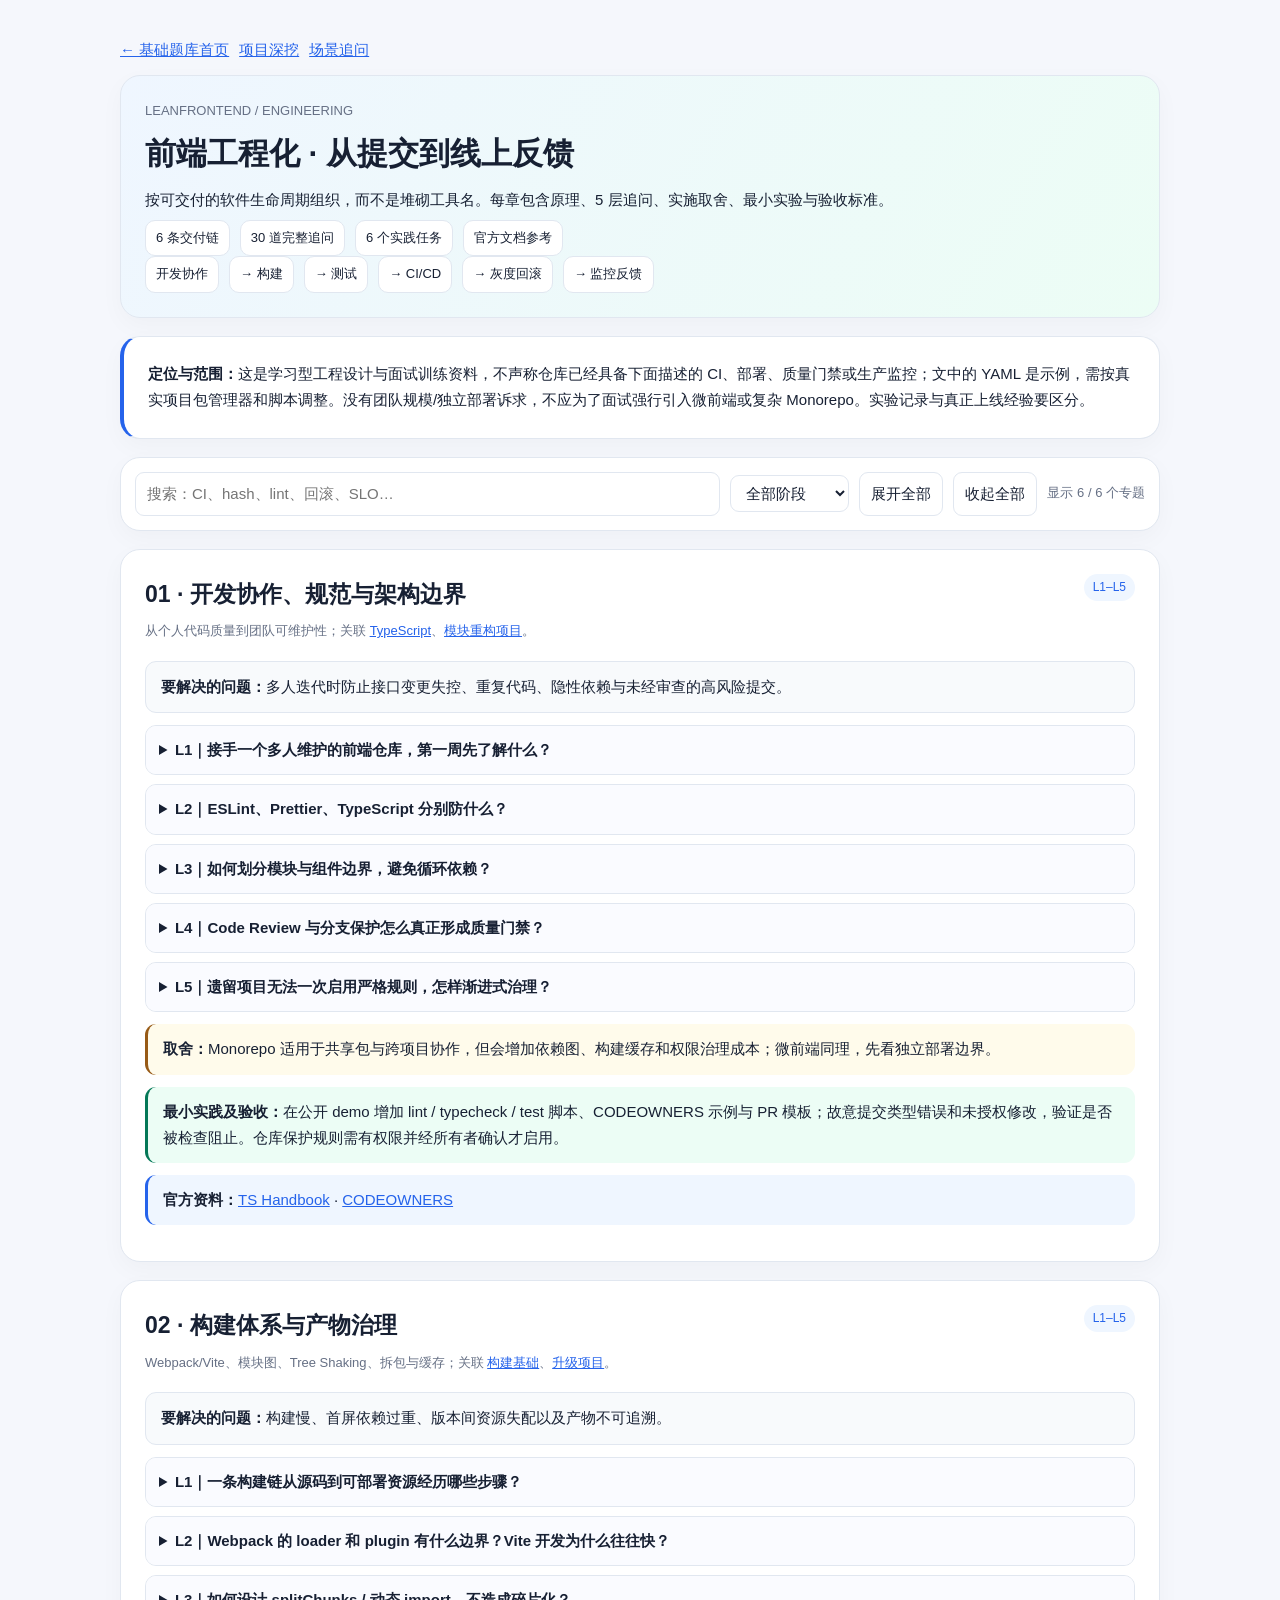
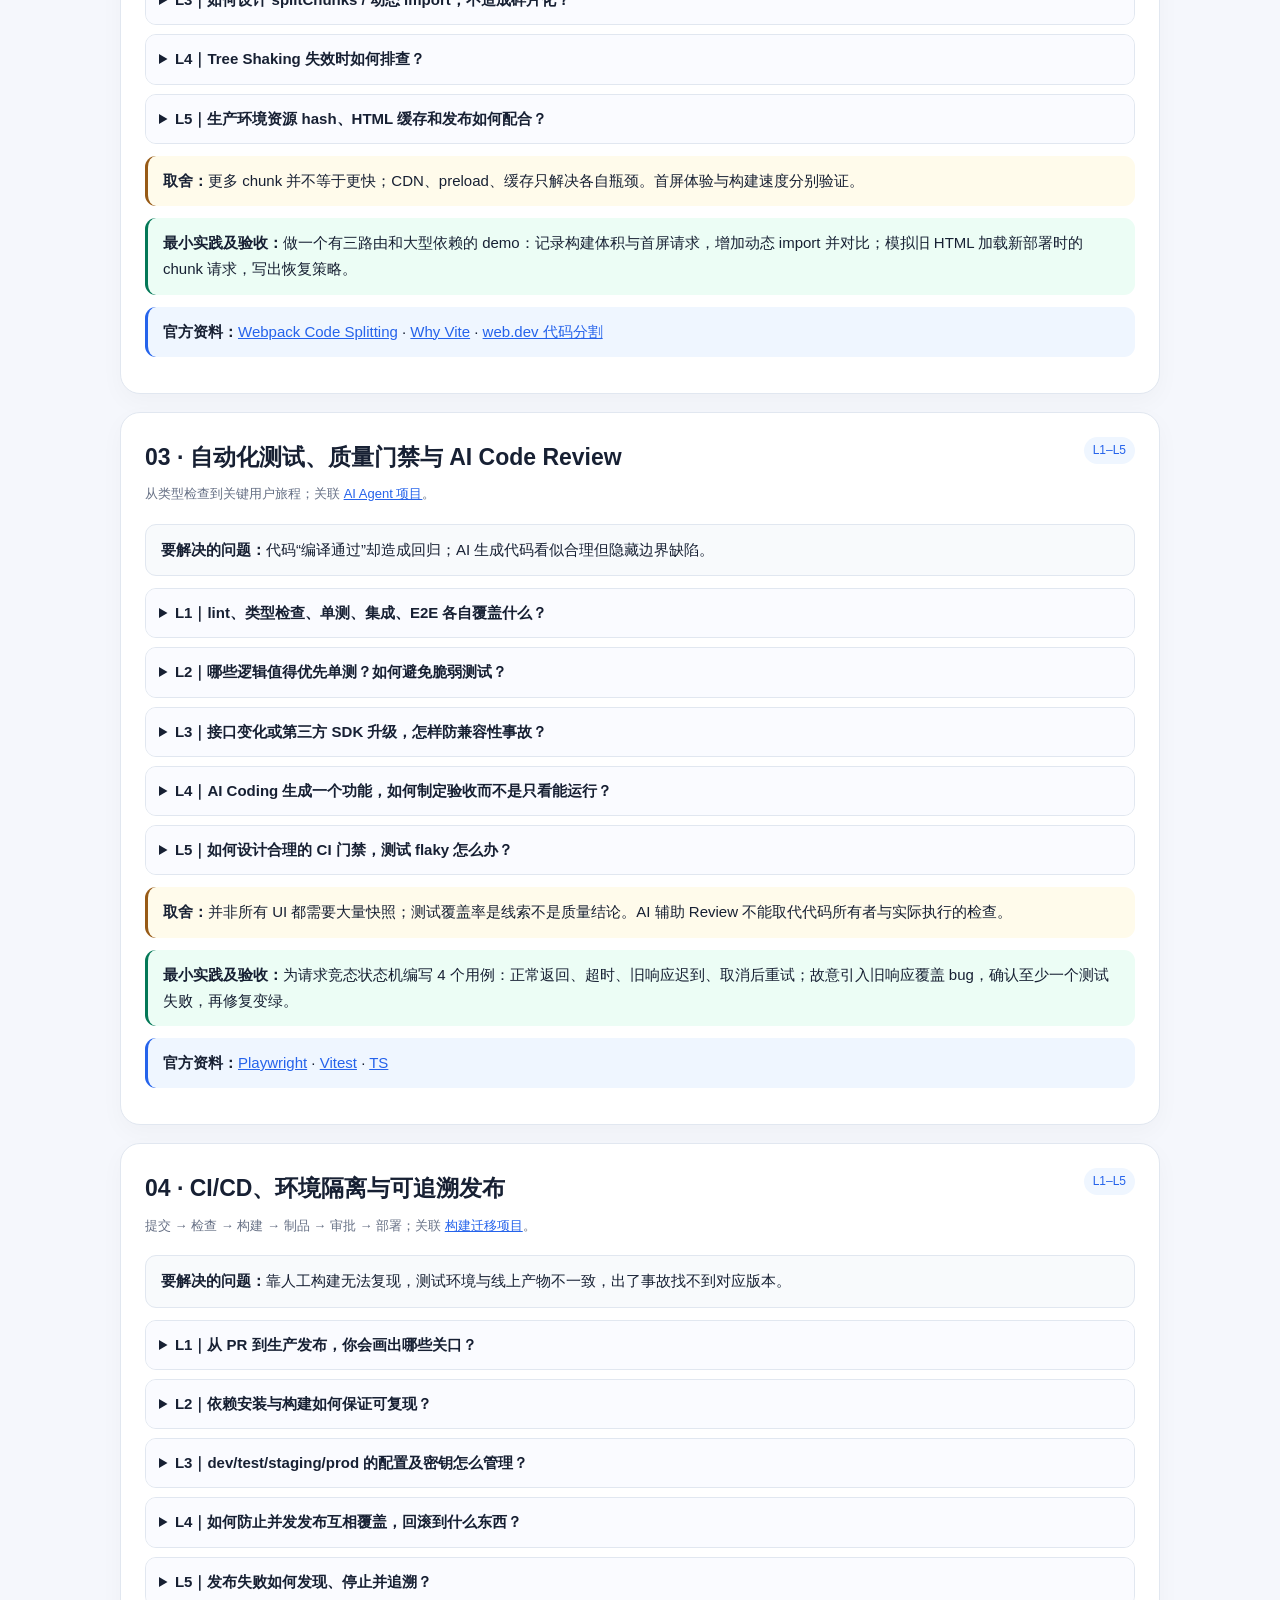
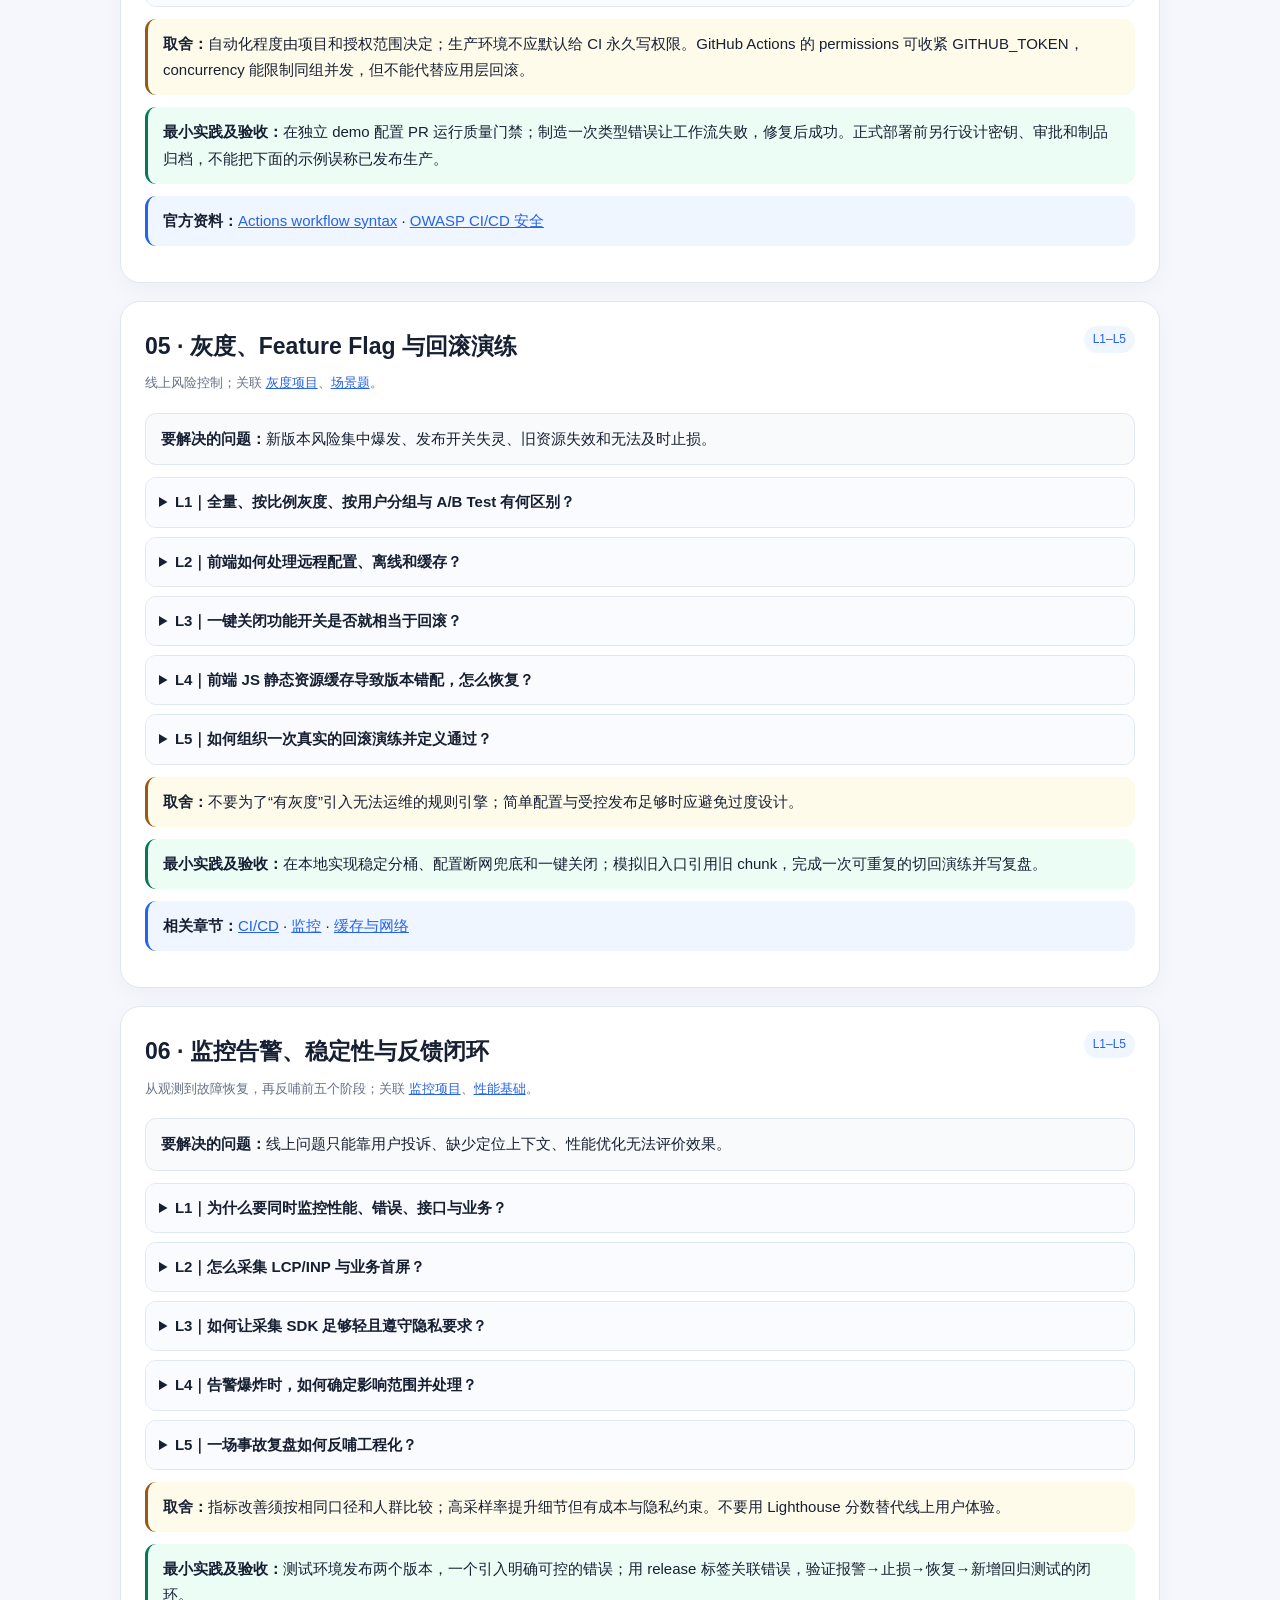
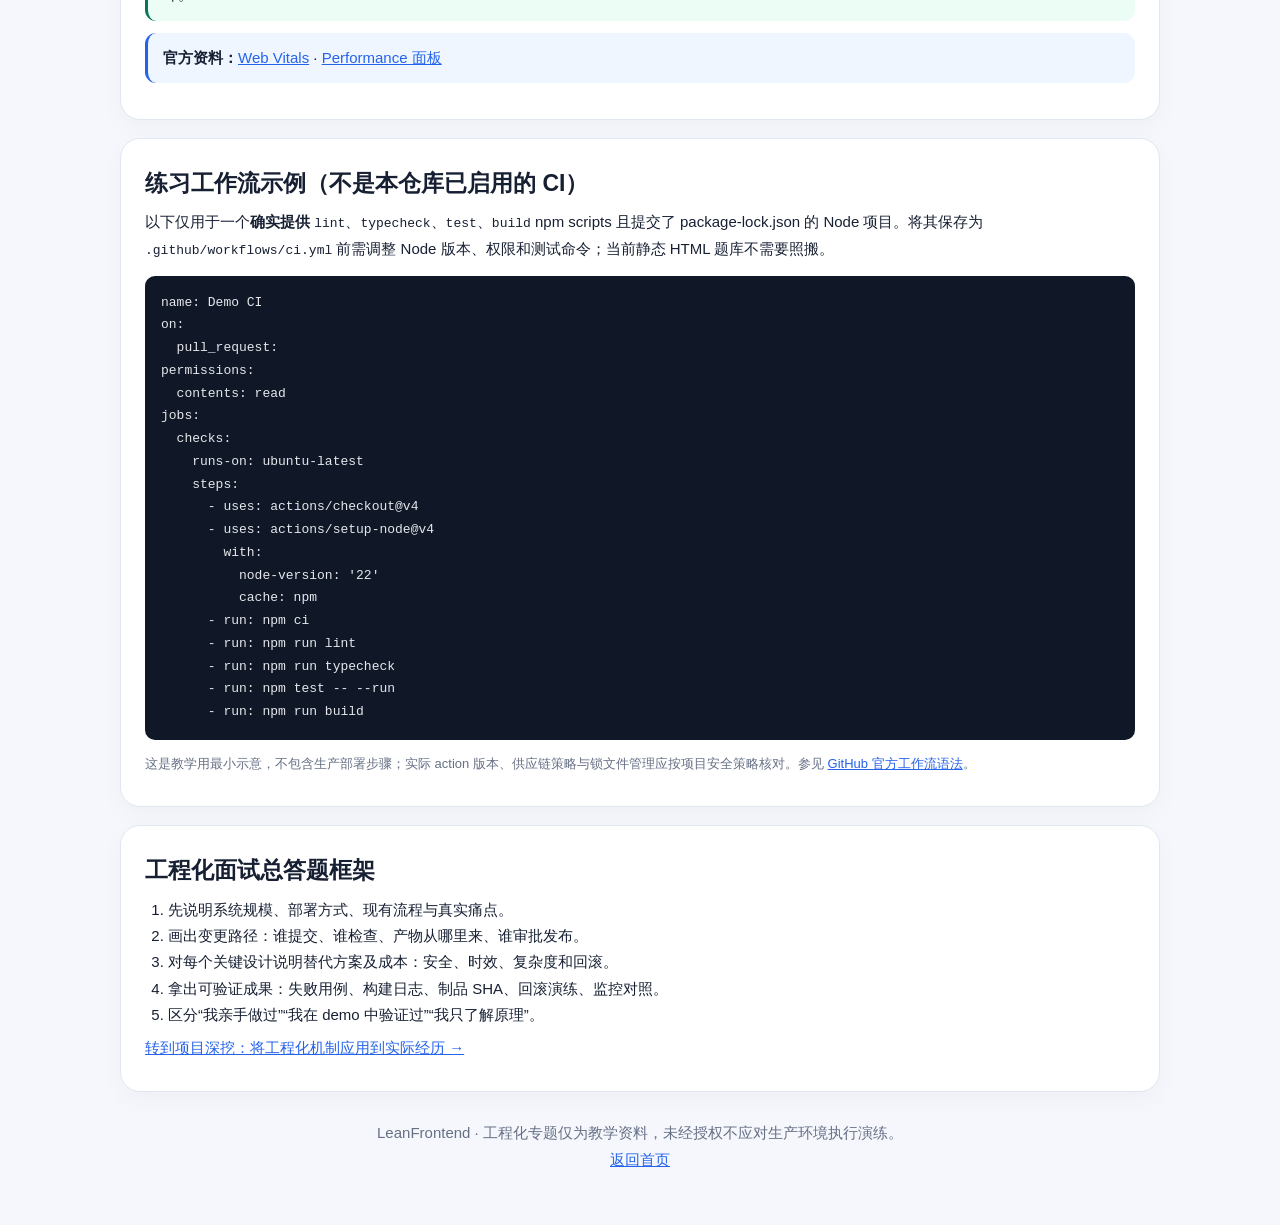
<file: engineering.html>
<!doctype html><html lang="zh-CN"><head><meta charset="utf-8"><meta name="viewport" content="width=device-width,initial-scale=1"><title>前端工程化专题 · LeanFrontend</title><style>
:root{--bg:#f5f7fc;--paper:#fff;--text:#172033;--muted:#667085;--line:#e1e7f0;--blue:#2563eb;--soft:#eff6ff;--green:#047857;--warn:#975a16}*{box-sizing:border-box}body{margin:0;background:var(--bg);color:var(--text);font:15px/1.75 -apple-system,BlinkMacSystemFont,"Segoe UI","PingFang SC",sans-serif}.page{max-width:1090px;margin:auto;padding:25px}a{color:var(--blue)}.hero,.card,.toolbar,.notice{background:var(--paper);border:1px solid var(--line);border-radius:20px;padding:24px;box-shadow:0 8px 24px #10182808}.hero{background:linear-gradient(120deg,#eff6ff,#ecfdf5)}h1{font-size:31px;margin:4px 0}h2{margin:0;font-size:23px}h3{margin:14px 0 5px;font-size:16px}.sub{font-size:13px;color:var(--muted)}.links,.stats,.chain{display:flex;flex-wrap:wrap;gap:10px}.links{margin:12px 0}.stats span,.chain span{border:1px solid var(--line);border-radius:10px;background:#fff;padding:6px 10px;font-size:13px}.notice{margin:18px 0;border-left:4px solid var(--blue)}.toolbar{display:flex;gap:10px;align-items:center;flex-wrap:wrap;margin:18px 0;padding:14px}input,select,button{font:inherit;border:1px solid var(--line);border-radius:9px;background:#fff;color:var(--text);padding:8px 11px}input[type=search]{flex:1;min-width:210px}button{cursor:pointer}.card{margin:18px 0}.card header{display:flex;justify-content:space-between;gap:12px;align-items:flex-start}.badge{font-size:12px;border-radius:999px;background:var(--soft);color:var(--blue);padding:3px 9px;white-space:nowrap}.goal,.lab,.trade,.links-box{padding:12px 15px;margin:12px 0;border-radius:11px}.goal{background:#f8fafc;border:1px solid var(--line)}.lab{background:#ecfdf5;border-left:3px solid var(--green)}.trade{background:#fffbeb;border-left:3px solid var(--warn)}.links-box{background:var(--soft);border-left:3px solid var(--blue)}details{border:1px solid var(--line);border-radius:11px;margin:9px 0;overflow:hidden}summary{cursor:pointer;padding:11px 13px;font-weight:650;background:#fafbff}details>div{padding:12px 14px}p{margin:6px 0}ul,ol{padding-left:23px;margin:7px 0}code,pre{font-family:ui-monospace,Menlo,Consolas,monospace;font-size:13px}pre{white-space:pre-wrap;background:#101828;color:#e5e7eb;padding:16px;border-radius:10px;overflow:auto}.hidden{display:none!important}footer{text-align:center;color:var(--muted);margin:28px 0}@media(max-width:650px){.page{padding:12px}.hero,.card{padding:17px}.hero h1{font-size:25px}.card header{display:block}.badge{display:inline-block;margin-top:8px}}
</style></head><body><main class="page"><nav class="links"><a href="index.html">← 基础题库首页</a><a href="projects.html">项目深挖</a><a href="scenarios.html">场景追问</a></nav><header class="hero"><div class="sub">LEANFRONTEND / ENGINEERING</div><h1>前端工程化 · 从提交到线上反馈</h1><p>按可交付的软件生命周期组织，而不是堆砌工具名。每章包含原理、5 层追问、实施取舍、最小实验与验收标准。</p><div class="stats"><span>6 条交付链</span><span>30 道完整追问</span><span>6 个实践任务</span><span>官方文档参考</span></div><div class="chain"><span>开发协作</span><span>→ 构建</span><span>→ 测试</span><span>→ CI/CD</span><span>→ 灰度回滚</span><span>→ 监控反馈</span></div></header>
<aside class="notice"><strong>定位与范围：</strong>这是学习型工程设计与面试训练资料，不声称仓库已经具备下面描述的 CI、部署、质量门禁或生产监控；文中的 YAML 是示例，需按真实项目包管理器和脚本调整。没有团队规模/独立部署诉求，不应为了面试强行引入微前端或复杂 Monorepo。实验记录与真正上线经验要区分。</aside>
<div class="toolbar"><input id="search" type="search" placeholder="搜索：CI、hash、lint、回滚、SLO…" aria-label="搜索工程化专题"><select id="filter" aria-label="筛选阶段"><option value="all">全部阶段</option><option value="build">开发与构建</option><option value="deliver">质量与发布</option><option value="operate">灰度与运营</option></select><button id="expand" type="button">展开全部</button><button id="collapse" type="button">收起全部</button><span id="result" class="sub"></span></div>
<section class="card" data-type="build" id="e1"><header><div><h2>01 · 开发协作、规范与架构边界</h2><p class="sub">从个人代码质量到团队可维护性；关联 <a href="typescript.html">TypeScript</a>、<a href="projects.html#p4">模块重构项目</a>。</p></div><span class="badge">L1–L5</span></header><div class="goal"><strong>要解决的问题：</strong>多人迭代时防止接口变更失控、重复代码、隐性依赖与未经审查的高风险提交。</div>
<details><summary>L1｜接手一个多人维护的前端仓库，第一周先了解什么？</summary><div><strong>参考：</strong>先摸清业务关键路径、依赖图、运行环境、包管理锁文件、构建/测试脚本、发布频次、故障记录和代码所有权；确认能否从干净环境复现构建。先画依赖和风险地图，不急着全面重构。</div></details>
<details><summary>L2｜ESLint、Prettier、TypeScript 分别防什么？</summary><div><strong>参考：</strong>Prettier 统一排版；ESLint 检查可配置的代码模式、部分潜在错误和团队约定；TypeScript 在编译期检查类型关系，但不验证线上 JSON 的真实结构。三者不能替代单测或运行时输入校验；严格程度需根据遗留代码逐步调整。</div></details>
<details><summary>L3｜如何划分模块与组件边界，避免循环依赖？</summary><div><strong>参考：</strong>按业务能力或稳定职责划分，公共层依赖方向明确；组件公开 props/events 契约，跨模块通过明确接口而非随意 import 内部实现。用依赖分析和约束规则辅助发现循环，避免“全部放 utils”的伪复用。</div></details>
<details><summary>L4｜Code Review 与分支保护怎么真正形成质量门禁？</summary><div><strong>参考：</strong>小 PR、可复现说明、风险分级、指定代码所有者、必需状态检查和禁止未经授权直接合并；审查关注行为、兼容、测试和安全而非只挑格式。CODEOWNERS 本身是所有者匹配机制，是否强制审批还依赖仓库规则和权限设置。</div></details>
<details><summary>L5｜遗留项目无法一次启用严格规则，怎样渐进式治理？</summary><div><strong>参考：</strong>先固定基线、限定新改动不增加告警，为高风险目录设置更严格门禁；逐步修复存量并记录豁免原因/期限。衡量新增缺陷、PR 反馈周期和回归成本，避免为了“零告警”让项目无法发布。</div></details><div class="trade"><strong>取舍：</strong>Monorepo 适用于共享包与跨项目协作，但会增加依赖图、构建缓存和权限治理成本；微前端同理，先看独立部署边界。</div><div class="lab"><strong>最小实践及验收：</strong>在公开 demo 增加 lint / typecheck / test 脚本、CODEOWNERS 示例与 PR 模板；故意提交类型错误和未授权修改，验证是否被检查阻止。仓库保护规则需有权限并经所有者确认才启用。</div><div class="links-box"><strong>官方资料：</strong><a href="https://www.typescriptlang.org/docs/handbook/2/everyday-types.html" target="_blank" rel="noopener noreferrer">TS Handbook</a> · <a href="https://docs.github.com/en/repositories/managing-your-repositorys-settings-and-features/customizing-your-repository/about-code-owners" target="_blank" rel="noopener noreferrer">CODEOWNERS</a></div></section>
<section class="card" data-type="build" id="e2"><header><div><h2>02 · 构建体系与产物治理</h2><p class="sub">Webpack/Vite、模块图、Tree Shaking、拆包与缓存；关联 <a href="webpack-vite.html">构建基础</a>、<a href="projects.html#p5">升级项目</a>。</p></div><span class="badge">L1–L5</span></header><div class="goal"><strong>要解决的问题：</strong>构建慢、首屏依赖过重、版本间资源失配以及产物不可追溯。</div>
<details><summary>L1｜一条构建链从源码到可部署资源经历哪些步骤？</summary><div><strong>参考：</strong>模块解析 → 文件转换 → 依赖图与代码分割 → 优化/压缩 → 输出 HTML、JS、CSS、资源及 manifest（视工具配置）。区分开发服务器的按需处理和生产构建的打包行为；先说明当前项目实际使用哪个版本。</div></details>
<details><summary>L2｜Webpack 的 loader 和 plugin 有什么边界？Vite 开发为什么往往快？</summary><div><strong>参考：</strong>loader 重点处理模块内容转换，plugin 介入编译生命周期和输出等更广工作；Vite 开发通常借助浏览器原生 ESM、依赖预构建和按需转换，避免启动时处理整张应用模块图。不要把开发启动快推导为所有生产构建都更快。</div></details>
<details><summary>L3｜如何设计 splitChunks / 动态 import，不造成碎片化？</summary><div><strong>参考：</strong>依据首屏关键路径、复用频率、依赖体积、缓存稳定性和请求开销划分；路由级代码分割常是入口。验证 waterfall、执行时间和真实用户 LCP；避免把高频首屏依赖拆到更多串行请求里。</div></details>
<details><summary>L4｜Tree Shaking 失效时如何排查？</summary><div><strong>参考：</strong>确认 ESM 导入导出、sideEffects 声明与模块顶层副作用，检查转译是否破坏静态结构，再观察构建统计与压缩结果。不能简单设置 sideEffects:false 而丢掉必要的 CSS 或初始化副作用。</div></details>
<details><summary>L5｜生产环境资源 hash、HTML 缓存和发布如何配合？</summary><div><strong>参考：</strong>内容指纹静态资源通常可长缓存，HTML/入口应有可控更新策略；保留旧版本静态产物支持长时间打开的旧页面，提供 chunk 加载异常恢复。用构建 SHA、manifest 和 source map 对应 release；source map 的公开策略应符合安全与调试要求。</div></details><div class="trade"><strong>取舍：</strong>更多 chunk 并不等于更快；CDN、preload、缓存只解决各自瓶颈。首屏体验与构建速度分别验证。</div><div class="lab"><strong>最小实践及验收：</strong>做一个有三路由和大型依赖的 demo：记录构建体积与首屏请求，增加动态 import 并对比；模拟旧 HTML 加载新部署时的 chunk 请求，写出恢复策略。</div><div class="links-box"><strong>官方资料：</strong><a href="https://webpack.js.org/guides/code-splitting/" target="_blank" rel="noopener noreferrer">Webpack Code Splitting</a> · <a href="https://vite.dev/guide/why.html" target="_blank" rel="noopener noreferrer">Why Vite</a> · <a href="https://web.dev/articles/codelab-code-splitting" target="_blank" rel="noopener noreferrer">web.dev 代码分割</a></div></section>
<section class="card" data-type="deliver" id="e3"><header><div><h2>03 · 自动化测试、质量门禁与 AI Code Review</h2><p class="sub">从类型检查到关键用户旅程；关联 <a href="projects.html#p6">AI Agent 项目</a>。</p></div><span class="badge">L1–L5</span></header><div class="goal"><strong>要解决的问题：</strong>代码“编译通过”却造成回归；AI 生成代码看似合理但隐藏边界缺陷。</div>
<details><summary>L1｜lint、类型检查、单测、集成、E2E 各自覆盖什么？</summary><div><strong>参考：</strong>lint/TS 抓静态问题；单测验证小单元；集成测模块与边界协作；E2E 走真实浏览器关键路径。没有哪一层可替代所有其他层，按变更风险选择组合。</div></details>
<details><summary>L2｜哪些逻辑值得优先单测？如何避免脆弱测试？</summary><div><strong>参考：</strong>优先可确定、风险高的纯函数和状态机：分桶、权限展示、请求去重、时间处理；优先验证外部行为与边界输入，不过度断言内部实现细节。Mock 第三方接口时保留至少一层契约/集成测试。</div></details>
<details><summary>L3｜接口变化或第三方 SDK 升级，怎样防兼容性事故？</summary><div><strong>参考：</strong>明确请求/响应契约与版本兼容；运行时校验不可信数据，维护错误态与降级场景；通过测试环境集成、契约测试或灰度验证。TypeScript 声明在运行时被擦除，不会自动验证后端返回值。</div></details>
<details><summary>L4｜AI Coding 生成一个功能，如何制定验收而不是只看能运行？</summary><div><strong>参考：</strong>需求转成可测的输入、输出、交互、异常与权限约束；AI 生成后人工审查依赖、边界、测试以及是否无关修改，再执行 lint/typecheck/test/E2E。对不稳定的模型输出要在确定性代码层建立 schema 和业务规则校验。</div></details>
<details><summary>L5｜如何设计合理的 CI 门禁，测试 flaky 怎么办？</summary><div><strong>参考：</strong>PR 至少跑可复现的静态检查、关键单测和构建；高风险改动增加集成/E2E。flaky 测试先收集失败原因并隔离修复，重跑只做诊断不能长期把失败冲掉；门禁时长与反馈速度需平衡。</div></details><div class="trade"><strong>取舍：</strong>并非所有 UI 都需要大量快照；测试覆盖率是线索不是质量结论。AI 辅助 Review 不能取代代码所有者与实际执行的检查。</div><div class="lab"><strong>最小实践及验收：</strong>为请求竞态状态机编写 4 个用例：正常返回、超时、旧响应迟到、取消后重试；故意引入旧响应覆盖 bug，确认至少一个测试失败，再修复变绿。</div><div class="links-box"><strong>官方资料：</strong><a href="https://playwright.dev/docs/intro" target="_blank" rel="noopener noreferrer">Playwright</a> · <a href="https://vitest.dev/guide/" target="_blank" rel="noopener noreferrer">Vitest</a> · <a href="https://www.typescriptlang.org/docs/handbook/2/everyday-types.html" target="_blank" rel="noopener noreferrer">TS</a></div></section>
<section class="card" data-type="deliver" id="e4"><header><div><h2>04 · CI/CD、环境隔离与可追溯发布</h2><p class="sub">提交 → 检查 → 构建 → 制品 → 审批 → 部署；关联 <a href="projects.html#p5">构建迁移项目</a>。</p></div><span class="badge">L1–L5</span></header><div class="goal"><strong>要解决的问题：</strong>靠人工构建无法复现，测试环境与线上产物不一致，出了事故找不到对应版本。</div>
<details><summary>L1｜从 PR 到生产发布，你会画出哪些关口？</summary><div><strong>参考：</strong>PR 静态检查和测试 → 主分支构建不可变制品 → 预发部署与关键路径验证 → 人工或规则审批 → 生产发布 → 发布后监测。发布和自动部署不是同义词；按业务约束定义审批权。</div></details>
<details><summary>L2｜依赖安装与构建如何保证可复现？</summary><div><strong>参考：</strong>固定 Node 与包管理器版本、提交 lockfile、使用 frozen/immutable install、记录构建环境和 commit SHA；缓存必须可失效，不能把依赖缓存命中当成依赖正确。产物由同一构建生成而非各环境各编一次。</div></details>
<details><summary>L3｜dev/test/staging/prod 的配置及密钥怎么管理？</summary><div><strong>参考：</strong>区分可公开的前端配置与服务端密钥；所有打进浏览器 bundle 的变量都应视为公开。部署密钥用受控 secret 管理、最小权限和短期凭证，绝不把 token 写入前端源码、日志或 PR 构建。外部贡献者 PR 不应获取生产凭证。</div></details>
<details><summary>L4｜如何防止并发发布互相覆盖，回滚到什么东西？</summary><div><strong>参考：</strong>基于环境设置部署串行/并发组与审批策略；保留不可变构建制品、配置版本和发布清单。回滚需要同时考虑静态资源、HTML、功能配置、API 与数据库兼容性，不能只执行 git revert 就声称恢复。</div></details>
<details><summary>L5｜发布失败如何发现、停止并追溯？</summary><div><strong>参考：</strong>把 commit、artifact、release 和监控告警关联；设置关键检查点、发布窗口及负责人与手动停止路径。灰度指标异常时暂停扩量，记录操作与影响范围，验证旧版本业务路径恢复。</div></details><div class="trade"><strong>取舍：</strong>自动化程度由项目和授权范围决定；生产环境不应默认给 CI 永久写权限。GitHub Actions 的 permissions 可收紧 GITHUB_TOKEN，concurrency 能限制同组并发，但不能代替应用层回滚。</div><div class="lab"><strong>最小实践及验收：</strong>在独立 demo 配置 PR 运行质量门禁；制造一次类型错误让工作流失败，修复后成功。正式部署前另行设计密钥、审批和制品归档，不能把下面的示例误称已发布生产。</div><div class="links-box"><strong>官方资料：</strong><a href="https://docs.github.com/en/actions/reference/workflows-and-actions/workflow-syntax" target="_blank" rel="noopener noreferrer">Actions workflow syntax</a> · <a href="https://cheatsheetseries.owasp.org/cheatsheets/CI_CD_Security_Cheat_Sheet.html" target="_blank" rel="noopener noreferrer">OWASP CI/CD 安全</a></div></section>
<section class="card" data-type="operate" id="e5"><header><div><h2>05 · 灰度、Feature Flag 与回滚演练</h2><p class="sub">线上风险控制；关联 <a href="projects.html#p3">灰度项目</a>、<a href="scenarios.html">场景题</a>。</p></div><span class="badge">L1–L5</span></header><div class="goal"><strong>要解决的问题：</strong>新版本风险集中爆发、发布开关失灵、旧资源失效和无法及时止损。</div>
<details><summary>L1｜全量、按比例灰度、按用户分组与 A/B Test 有何区别？</summary><div><strong>参考：</strong>灰度侧重降低发布风险，A/B Test 侧重比较定义明确的实验方案；按用户 ID 的稳定 hash 分桶可维持归属，比例值只决定覆盖范围。实验的分母、曝光时点和随机化单位必须明确。</div></details>
<details><summary>L2｜前端如何处理远程配置、离线和缓存？</summary><div><strong>参考：</strong>配置包含版本、时间、有效期和默认策略；下发失败时使用可用缓存或安全默认变体；高风险权限规则必须服务端强制执行。配置改变时评估正在进行的订单/会话是否可中途切换。</div></details>
<details><summary>L3｜一键关闭功能开关是否就相当于回滚？</summary><div><strong>参考：</strong>不是。Flag 只关闭受控路径；不可逆 API 写入、schema 变更、旧客户端和已经执行的支付/消息副作用还需补偿或兼容方案。紧急止损也要有触发条件和执行权限。</div></details>
<details><summary>L4｜前端 JS 静态资源缓存导致版本错配，怎么恢复？</summary><div><strong>参考：</strong>保留旧 content-hash 资源、合理缓存 HTML、确保 API 兼容窗口；异步 chunk 失败可提示刷新或限定重试。service worker 参与时需考虑其更新生命周期，不能简单清空所有用户缓存。</div></details>
<details><summary>L5｜如何组织一次真实的回滚演练并定义通过？</summary><div><strong>参考：</strong>记录故障注入前条件、发现机制、决策人、关闭开关/回滚步骤、恢复验证与耗时；确认关键业务流程与监控恢复，而不仅是页面能打开。演练必须在授权测试环境，避免制造真实用户影响。</div></details><div class="trade"><strong>取舍：</strong>不要为了“有灰度”引入无法运维的规则引擎；简单配置与受控发布足够时应避免过度设计。</div><div class="lab"><strong>最小实践及验收：</strong>在本地实现稳定分桶、配置断网兜底和一键关闭；模拟旧入口引用旧 chunk，完成一次可重复的切回演练并写复盘。</div><div class="links-box"><strong>相关章节：</strong><a href="engineering.html#e4">CI/CD</a> · <a href="engineering.html#e6">监控</a> · <a href="network.html">缓存与网络</a></div></section>
<section class="card" data-type="operate" id="e6"><header><div><h2>06 · 监控告警、稳定性与反馈闭环</h2><p class="sub">从观测到故障恢复，再反哺前五个阶段；关联 <a href="projects.html#p2">监控项目</a>、<a href="browser.html">性能基础</a>。</p></div><span class="badge">L1–L5</span></header><div class="goal"><strong>要解决的问题：</strong>线上问题只能靠用户投诉、缺少定位上下文、性能优化无法评价效果。</div>
<details><summary>L1｜为什么要同时监控性能、错误、接口与业务？</summary><div><strong>参考：</strong>浏览器 Web Vitals 描述部分体验，JS/资源错误描述运行失败，接口指标描述服务依赖，业务指标反映关键流程；任何单一信号都可能漏报。先定义对应用户场景、统计口径、分位数及责任方。</div></details>
<details><summary>L2｜怎么采集 LCP/INP 与业务首屏？</summary><div><strong>参考：</strong>优先使用成熟 web-vitals 采集并注意页面生命周期与有效样本；业务首屏需约定关键数据与组件渲染完成边界，nextTick 只保证 Vue DOM 更新时机，不单独证明浏览器已经绘制。网络较差设备应单独分群。</div></details>
<details><summary>L3｜如何让采集 SDK 足够轻且遵守隐私要求？</summary><div><strong>参考：</strong>采样、批量和频率控制，严格字段白名单、PII 脱敏与上报失败兜底；避免发送令牌、表单和请求体。监控自己也监控上报失败率与主线程开销，不能因监控导致新卡顿。</div></details>
<details><summary>L4｜告警爆炸时，如何确定影响范围并处理？</summary><div><strong>参考：</strong>按 release、路由、设备、地区/网络类型和错误 fingerprint 去重聚合，关联变更记录，先判断是否需要关闭开关或回滚。阈值结合基线、样本量和持续时间，不能把每个 JS 错误都当同级事故。</div></details>
<details><summary>L5｜一场事故复盘如何反哺工程化？</summary><div><strong>参考：</strong>建立时间线、用户影响、触发条件、根因、止损过程与证据；将修复落到自动化测试、发布检查、告警规则或文档负责人。追踪复发率、发现/恢复耗时；复盘强调系统改进，不靠猜测动机。</div></details><div class="trade"><strong>取舍：</strong>指标改善须按相同口径和人群比较；高采样率提升细节但有成本与隐私约束。不要用 Lighthouse 分数替代线上用户体验。</div><div class="lab"><strong>最小实践及验收：</strong>测试环境发布两个版本，一个引入明确可控的错误；用 release 标签关联错误，验证报警→止损→恢复→新增回归测试的闭环。</div><div class="links-box"><strong>官方资料：</strong><a href="https://web.dev/articles/vitals" target="_blank" rel="noopener noreferrer">Web Vitals</a> · <a href="https://developer.chrome.com/docs/devtools/performance" target="_blank" rel="noopener noreferrer">Performance 面板</a></div></section>
<section class="card" id="workflow"><h2>练习工作流示例（不是本仓库已启用的 CI）</h2><p>以下仅用于一个<strong>确实提供</strong> <code>lint</code>、<code>typecheck</code>、<code>test</code>、<code>build</code> npm scripts 且提交了 package-lock.json 的 Node 项目。将其保存为 <code>.github/workflows/ci.yml</code> 前需调整 Node 版本、权限和测试命令；当前静态 HTML 题库不需要照搬。</p><pre>name: Demo CI
on:
  pull_request:
permissions:
  contents: read
jobs:
  checks:
    runs-on: ubuntu-latest
    steps:
      - uses: actions/checkout@v4
      - uses: actions/setup-node@v4
        with:
          node-version: '22'
          cache: npm
      - run: npm ci
      - run: npm run lint
      - run: npm run typecheck
      - run: npm test -- --run
      - run: npm run build</pre><p class="sub">这是教学用最小示意，不包含生产部署步骤；实际 action 版本、供应链策略与锁文件管理应按项目安全策略核对。参见 <a href="https://docs.github.com/en/actions/reference/workflows-and-actions/workflow-syntax" target="_blank" rel="noopener noreferrer">GitHub 官方工作流语法</a>。</p></section>
<section class="card" id="recap"><h2>工程化面试总答题框架</h2><ol><li>先说明系统规模、部署方式、现有流程与真实痛点。</li><li>画出变更路径：谁提交、谁检查、产物从哪里来、谁审批发布。</li><li>对每个关键设计说明替代方案及成本：安全、时效、复杂度和回滚。</li><li>拿出可验证成果：失败用例、构建日志、制品 SHA、回滚演练、监控对照。</li><li>区分“我亲手做过”“我在 demo 中验证过”“我只了解原理”。</li></ol><p><a href="projects.html">转到项目深挖：将工程化机制应用到实际经历 →</a></p></section>
<footer>LeanFrontend · 工程化专题仅为教学资料，未经授权不应对生产环境执行演练。<br><a href="index.html">返回首页</a></footer></main><script>
const cards=[...document.querySelectorAll('.card[data-type]')],search=document.getElementById('search'),filter=document.getElementById('filter'),result=document.getElementById('result');function apply(){const q=search.value.trim().toLowerCase(),type=filter.value;let n=0;for(const c of cards){let visible=(type==='all'||type===c.dataset.type)&&c.textContent.toLowerCase().includes(q);c.classList.toggle('hidden',!visible);if(visible)n++}result.textContent=`显示 ${n} / ${cards.length} 个专题`;}search.addEventListener('input',apply);filter.addEventListener('change',apply);document.getElementById('expand').addEventListener('click',()=>document.querySelectorAll('.card:not(.hidden) details').forEach(d=>d.open=true));document.getElementById('collapse').addEventListener('click',()=>document.querySelectorAll('details').forEach(d=>d.open=false));apply();
</script></body></html>
</file>
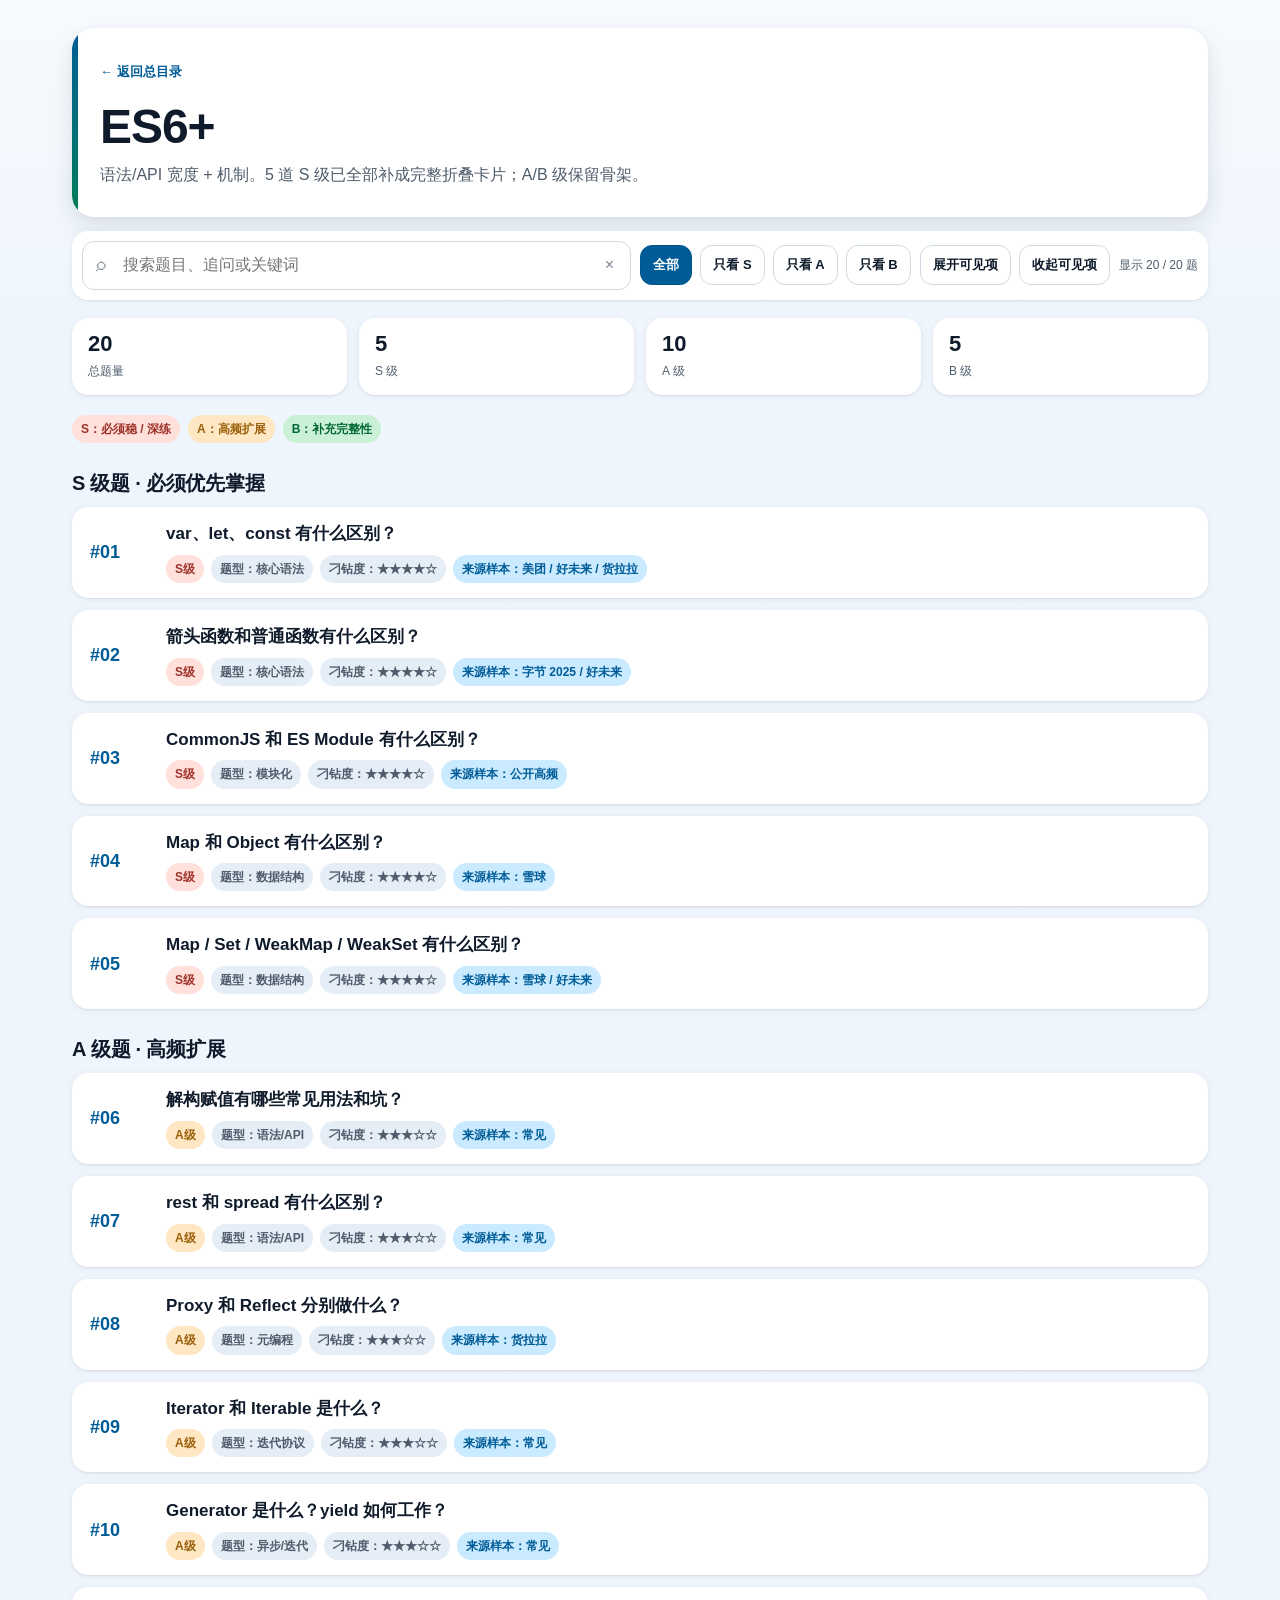
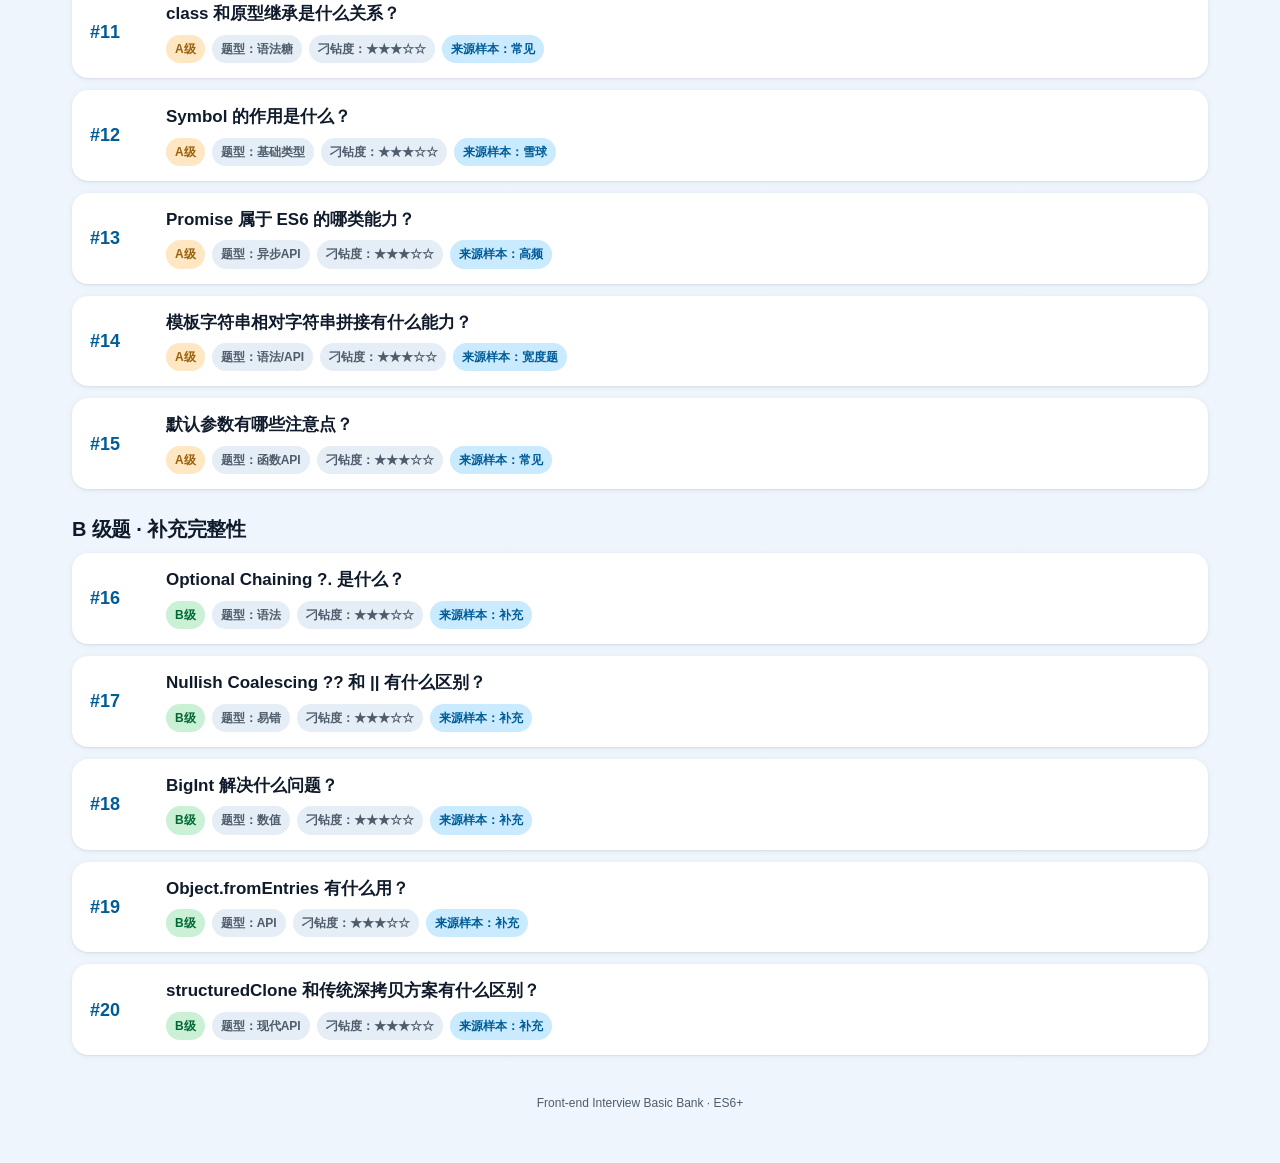
<file: es6.html>
<!DOCTYPE html>
<html lang="zh-CN"><head><meta charset="utf-8"/><meta content="width=device-width,initial-scale=1" name="viewport"/><title>ES6+｜前端基础题库</title><link rel="stylesheet" href="assets/basic.css"></head>
<body class="bank-page">
<a class="skip-link" href="#main-content">跳到主要内容</a><div id="main-content" class="page">
<header class="hero"><a class="back" href="index.html">← 返回总目录</a><h1>ES6+</h1><p>语法/API 宽度 + 机制。5 道 S 级已全部补成完整折叠卡片；A/B 级保留骨架。</p>
<div class="toolbar"><button class="btn" data-action="filter-grade" data-filter-grade="ALL" aria-pressed="true">全部</button><button class="btn" data-action="filter-grade" data-filter-grade="S" aria-pressed="false">只看 S</button><button class="btn" data-action="filter-grade" data-filter-grade="A" aria-pressed="false">只看 A</button><button class="btn" data-action="filter-grade" data-filter-grade="B" aria-pressed="false">只看 B</button><button class="btn" data-action="expand-visible">展开可见项</button><button class="btn" data-action="collapse-visible">收起可见项</button></div></header>
<section class="summary"><div><strong>20</strong><span>总题量</span></div><div><strong>5</strong><span>S 级</span></div><div><strong>10</strong><span>A 级</span></div><div><strong>5</strong><span>B 级</span></div></section>
<div class="legend"><span class="pill s">S：必须稳 / 深练</span><span class="pill a">A：高频扩展</span><span class="pill b">B：补充完整性</span></div>
<h2 class="section">S 级题 · 必须优先掌握</h2>
<article class="question-card" data-grade="S">
<div class="head" data-action="toggle-card" role="button" tabindex="0" aria-expanded="false">
<div class="rank">#01</div>
<div>
<div class="title">var、let、const 有什么区别？</div>
<div class="meta">
<span class="tag s">S级</span>
<span class="tag">题型：核心语法</span>
<span class="tag">刁钻度：★★★★☆</span>
<span class="tag source">来源样本：美团 / 好未来 / 货拉拉</span>
</div>
</div>
</div>
<div class="body"><div class="note"><strong>训练目标：</strong>30 秒结论 + 60～90 秒展开 + 常见追问</div><details><summary>题目主要考察点和方向概述</summary><div class="detail-content"><div class="outline"><div class="outline-item"><strong>1.</strong> 作用域：var 是函数作用域；let/const 是块级作用域。</div><div class="outline-item"><strong>2.</strong> 提升与 TDZ：三者都会建立绑定，但 let/const 初始化前处于暂时性死区。</div><div class="outline-item"><strong>3.</strong> 重复声明与全局行为不同；const 约束的是绑定不可重新赋值，不是对象内容不可变。</div></div></div></details><details><summary>标准答案</summary><div class="detail-content"><div class="answer">var、let、const 我会从作用域、提升、重复声明和赋值约束四个方面比较。

var 是函数作用域，没有真正的块级作用域；let 和 const 是块级作用域。

三者都会在执行上下文创建阶段建立绑定，但 var 会被初始化为 undefined，所以声明前访问得到 undefined；let 和 const 在真正执行到声明语句前处于 TDZ，也就是暂时性死区，提前访问会直接报 ReferenceError。

var 允许同一作用域重复声明；let 和 const 不允许重复声明。

const 要求声明时初始化，而且后续不能给这个变量重新赋值。但如果 const 保存的是对象，限制的是“变量绑定不能指向另一个对象”，对象内部属性仍然可以修改。

因此现代业务代码一般优先 const，需要重新赋值时用 let，尽量避免 var。</div></div></details><details><summary>答案整体解析</summary><div class="detail-content"><div class="analysis">最容易答错的是“let/const 不提升”。更准确说法是：绑定会建立，但初始化前处于 TDZ。</div></div></details><details><summary>高频追问 + 答案</summary><div class="detail-content"><div class="qa"><strong>追问 1：为什么 typeof 一个 TDZ 变量也会报错？</strong><div>因为变量绑定已经存在，但处于未初始化状态，访问仍然触发 TDZ 规则。</div></div><div class="qa"><strong>追问 2：const 对象能不能 push？</strong><div>可以。const 约束变量绑定，不等于对象 immutable。要限制对象修改需 Object.freeze 等手段。</div></div><div class="qa"><strong>追问 3：for 循环里 let 为什么能解决闭包索引问题？</strong><div>let 在每轮迭代可创建独立的词法绑定，因此每个闭包捕获的是对应那一轮的值。</div></div><div class="qa"><strong>追问 4：顶层 var 和 let 在浏览器里的全局行为一样吗？</strong><div>不一样。传统 script 顶层 var 可能成为 global object 属性，而顶层 let/const 不会。</div></div></div></details><details><summary>失分点 / 易错点</summary><div class="detail-content"><div class="loss">常见失分：说“let/const 不会提升”，或者说“const 对象不能修改”。</div></div></details><details><summary>记忆钩子</summary><div class="detail-content"><div class="memory">var：函数作用域 + undefined 提升；let/const：块级 + TDZ；const 只锁绑定。</div></div></details><details><summary>前置知识 / 关联知识</summary><div class="detail-content"><div class="deps">前置：执行上下文、作用域、闭包。关联：TDZ、for循环闭包。</div></div></details></div>
</article>
<article class="question-card" data-grade="S">
<div class="head" data-action="toggle-card" role="button" tabindex="0" aria-expanded="false">
<div class="rank">#02</div>
<div>
<div class="title">箭头函数和普通函数有什么区别？</div>
<div class="meta">
<span class="tag s">S级</span>
<span class="tag">题型：核心语法</span>
<span class="tag">刁钻度：★★★★☆</span>
<span class="tag source">来源样本：字节 2025 / 好未来</span>
</div>
</div>
</div>
<div class="body"><div class="note"><strong>训练目标：</strong>30 秒结论 + 60～90 秒展开 + 常见追问</div><details><summary>题目主要考察点和方向概述</summary><div class="detail-content"><div class="outline"><div class="outline-item"><strong>1.</strong> 箭头函数没有自己的 this、arguments、super、new.target。</div><div class="outline-item"><strong>2.</strong> this 采用词法绑定，取定义位置外层 this。</div><div class="outline-item"><strong>3.</strong> 不能作为构造函数，不能 new，也没有 prototype。</div><div class="outline-item"><strong>4.</strong> 适合回调/函数式逻辑，不适合依赖动态 this 的对象方法、构造函数。</div></div></div></details><details><summary>标准答案</summary><div class="detail-content"><div class="answer">箭头函数和普通函数最核心的差异是调用上下文模型不同。

普通函数的 this 取决于调用方式，可能是默认绑定、隐式绑定、call/apply/bind 显式绑定或 new 绑定。箭头函数没有自己的 this，它会词法捕获定义位置外层作用域的 this，因此 call/apply/bind 不能改变箭头函数自身的 this。

箭头函数也没有自己的 arguments，可以使用剩余参数 ...args；同时不能作为构造函数，不能 new，也没有普通函数那样用于实例原型的 prototype。

另外箭头函数不能使用 yield，因此不能直接作为 Generator 函数。

使用上，箭头函数很适合回调、数组方法、需要保留外层 this 的场景；如果方法本身依赖“谁调用我，this 就是谁”，或者要当构造函数，就应该用普通函数。</div></div></details><details><summary>答案整体解析</summary><div class="detail-content"><div class="analysis">面试官通常会从箭头函数继续追问 this，所以要把它与 JS this 绑定规则串起来。</div></div></details><details><summary>高频追问 + 答案</summary><div class="detail-content"><div class="qa"><strong>追问 1：call 能改变箭头函数 this 吗？</strong><div>不能。箭头函数没有自己的 this，call/apply/bind 只能传参数，无法重新绑定它的词法 this。</div></div><div class="qa"><strong>追问 2：为什么对象方法不总适合用箭头函数？</strong><div>如果希望 obj.method() 中 this 指向 obj，方法简写/普通函数更合适；箭头函数会拿定义位置外层 this。</div></div><div class="qa"><strong>追问 3：箭头函数有 arguments 吗？</strong><div>没有自己的 arguments，会沿词法作用域向外查找；推荐直接使用 ...args。</div></div><div class="qa"><strong>追问 4：箭头函数为什么不能 new？</strong><div>它没有 [[Construct]] 构造能力，也没有自己的 prototype 用于实例原型链。</div></div></div></details><details><summary>失分点 / 易错点</summary><div class="detail-content"><div class="loss">常见失分：只回答“语法更短”，或只说“this 指向父级”但说不清词法绑定。</div></div></details><details><summary>记忆钩子</summary><div class="detail-content"><div class="memory">箭头函数：没有自己的 this / arguments / prototype / construct。</div></div></details><details><summary>前置知识 / 关联知识</summary><div class="detail-content"><div class="deps">前置：this、call/apply/bind。关联：回调函数、类方法。</div></div></details></div>
</article>
<article class="question-card" data-grade="S">
<div class="head" data-action="toggle-card" role="button" tabindex="0" aria-expanded="false">
<div class="rank">#03</div>
<div>
<div class="title">CommonJS 和 ES Module 有什么区别？</div>
<div class="meta">
<span class="tag s">S级</span>
<span class="tag">题型：模块化</span>
<span class="tag">刁钻度：★★★★☆</span>
<span class="tag source">来源样本：公开高频</span>
</div>
</div>
</div>
<div class="body"><div class="note"><strong>训练目标：</strong>30 秒结论 + 60～90 秒展开 + 常见追问</div><details><summary>题目主要考察点和方向概述</summary><div class="detail-content"><div class="outline"><div class="outline-item"><strong>1.</strong> 语法与加载模型：require/module.exports vs import/export。</div><div class="outline-item"><strong>2.</strong> ESM 依赖关系静态可分析；CommonJS require 更动态。</div><div class="outline-item"><strong>3.</strong> ESM 导入是 live binding；CommonJS 更接近拿到 exports 对象结果。</div><div class="outline-item"><strong>4.</strong> 浏览器原生 ESM 与 Node ESM 都有自己的解析/缓存语义。</div></div></div></details><details><summary>标准答案</summary><div class="detail-content"><div class="answer">CommonJS 和 ES Module 我会从语法、静态分析、绑定方式和运行时加载模型比较。

CommonJS 典型写法是 require() 和 module.exports / exports。require 可以出现在条件、函数等运行时位置，因此依赖关系更动态。传统 Node CommonJS 模块在第一次执行后会缓存 module.exports 结果。

ES Module 使用 import/export。静态 import 必须出现在模块顶层，因此 bundler 可以在执行前分析依赖图，这也是 Tree Shaking 能成立的重要基础之一。

另一个关键区别是 ESM import 是 live binding。导入方看到的是导出绑定的实时变化，而不是简单复制一个值。CommonJS 则更像在 require 时拿到当前 exports 对象引用。

同时，ESM 默认使用严格模式，浏览器原生支持模块依赖图和异步加载；动态 import() 则返回 Promise，可以形成异步加载边界。

现代前端工程通常优先 ESM，因为更适合静态分析、Tree Shaking 和浏览器原生模块机制。</div></div></details><details><summary>答案整体解析</summary><div class="detail-content"><div class="analysis">不要把两者简化成“一个同步、一个异步”。CommonJS/ESM 在 Node 与 bundler 下细节很多，面试里更稳的是抓静态结构、live binding、Tree Shaking。</div></div></details><details><summary>高频追问 + 答案</summary><div class="detail-content"><div class="qa"><strong>追问 1：ESM 为什么更利于 Tree Shaking？</strong><div>静态 import/export 让 bundler 在执行前就能分析依赖和 export 使用关系。</div></div><div class="qa"><strong>追问 2：import 的值能不能重新赋值？</strong><div>不能直接给 imported binding 重新赋值；它是只读绑定，但导出方更新后导入方可观察到变化。</div></div><div class="qa"><strong>追问 3：require 为什么更难静态分析？</strong><div>因为 require 可以动态拼接路径、放在 if/函数里，依赖关系可能依赖运行时。</div></div><div class="qa"><strong>追问 4：CommonJS 和 ESM 循环依赖表现一样吗？</strong><div>不完全一样。ESM 依赖 live binding 和模块实例化阶段，CommonJS 更受执行顺序和 exports 当前状态影响。</div></div></div></details><details><summary>失分点 / 易错点</summary><div class="detail-content"><div class="loss">常见失分：说“CommonJS 是同步，ESM 是异步”后就结束，结论过度简化。</div></div></details><details><summary>记忆钩子</summary><div class="detail-content"><div class="memory">CJS 动态 require；ESM 静态 import + live binding。</div></div></details><details><summary>前置知识 / 关联知识</summary><div class="detail-content"><div class="deps">前置：模块系统。关联：Tree Shaking、dynamic import、Vite/Webpack。</div></div></details></div>
</article>
<article class="question-card" data-grade="S">
<div class="head" data-action="toggle-card" role="button" tabindex="0" aria-expanded="false">
<div class="rank">#04</div>
<div>
<div class="title">Map 和 Object 有什么区别？</div>
<div class="meta">
<span class="tag s">S级</span>
<span class="tag">题型：数据结构</span>
<span class="tag">刁钻度：★★★★☆</span>
<span class="tag source">来源样本：雪球</span>
</div>
</div>
</div>
<div class="body"><div class="note"><strong>训练目标：</strong>30 秒结论 + 60～90 秒展开 + 常见追问</div><details><summary>题目主要考察点和方向概述</summary><div class="detail-content"><div class="outline"><div class="outline-item"><strong>1.</strong> Map key 可以是任意值；Object 普通属性 key 主要是 string/symbol。</div><div class="outline-item"><strong>2.</strong> Map 原生提供 size、set/get/has/delete，并保证迭代顺序语义。</div><div class="outline-item"><strong>3.</strong> Object 更适合有固定字段结构的数据对象；Map 更适合动态键值集合。</div><div class="outline-item"><strong>4.</strong> 原型链、原型污染和字典语义是重要边界。</div></div></div></details><details><summary>标准答案</summary><div class="detail-content"><div class="answer">Map 和 Object 都可以表达键值关系，但设计目的不同。

Object 更像“有字段结构的对象”。普通对象属性 key 最终主要是 string 或 symbol；它还有原型链、property descriptor、getter/setter 等对象模型能力。

Map 则更像专门的哈希映射容器。它的 key 可以是任意类型，包括对象、函数、NaN 等；有明确的 set/get/has/delete/clear/size API，而且直接可迭代。

如果我要表达用户对象、配置对象、接口数据这种固定字段结构，用 Object 更自然。如果 key 是动态产生、类型不固定、频繁增删查，Map 通常更清晰。

此外普通 Object 作为字典时要考虑继承属性和潜在原型污染；可以用 Object.create(null) 创建无原型字典，但 Map 通常已经提供了更标准的集合语义。</div></div></details><details><summary>答案整体解析</summary><div class="detail-content"><div class="analysis">这题不要只背“Map key 可以是对象”。高级回答还要能说使用边界。</div></div></details><details><summary>高频追问 + 答案</summary><div class="detail-content"><div class="qa"><strong>追问 1：Map 的 key 对象怎么比较？</strong><div>对象 key 按引用身份比较；两个内容相同但引用不同的对象是两个不同 key。</div></div><div class="qa"><strong>追问 2：Map 能直接 JSON.stringify 吗？</strong><div>JSON.stringify 默认不会按 Map entries 序列化，需要先转成数组或普通对象。</div></div><div class="qa"><strong>追问 3：Object 的属性顺序是不是完全无序？</strong><div>现代规范对普通对象属性枚举顺序有明确规则，但 Map 的定位和 API 更直接地保证插入顺序迭代。</div></div><div class="qa"><strong>追问 4：什么时候 Object.create(null) 比 Map 更适合？</strong><div>需要纯字符串字典、希望无原型链且最终与普通对象格式兼容时可能合适。</div></div></div></details><details><summary>失分点 / 易错点</summary><div class="detail-content"><div class="loss">常见失分：只回答 key 类型不同，没有说数据建模边界。</div></div></details><details><summary>记忆钩子</summary><div class="detail-content"><div class="memory">Object = 结构对象；Map = 动态字典。</div></div></details><details><summary>前置知识 / 关联知识</summary><div class="detail-content"><div class="deps">前置：对象属性、原型链。关联：WeakMap、缓存。</div></div></details></div>
</article>
<article class="question-card" data-grade="S">
<div class="head" data-action="toggle-card" role="button" tabindex="0" aria-expanded="false">
<div class="rank">#05</div>
<div>
<div class="title">Map / Set / WeakMap / WeakSet 有什么区别？</div>
<div class="meta">
<span class="tag s">S级</span>
<span class="tag">题型：数据结构</span>
<span class="tag">刁钻度：★★★★☆</span>
<span class="tag source">来源样本：雪球 / 好未来</span>
</div>
</div>
</div>
<div class="body"><div class="note"><strong>训练目标：</strong>30 秒结论 + 60～90 秒展开 + 常见追问</div><details><summary>题目主要考察点和方向概述</summary><div class="detail-content"><div class="outline"><div class="outline-item"><strong>1.</strong> Map：键值映射；Set：唯一值集合。</div><div class="outline-item"><strong>2.</strong> WeakMap key 必须是可被 GC 的对象/非注册 Symbol 等弱引用键；WeakSet 保存弱引用对象。</div><div class="outline-item"><strong>3.</strong> Weak 集合不可枚举、没有 size，目的就是不阻止 GC。</div><div class="outline-item"><strong>4.</strong> 典型场景：对象元数据、私有状态、缓存、去重。</div></div></div></details><details><summary>标准答案</summary><div class="detail-content"><div class="answer">Map、Set 是普通强引用集合；WeakMap、WeakSet 的核心是“弱引用，不阻止垃圾回收”。

Map 保存 key-value，key 可以是任意类型；Set 只保存唯一值。两者都可迭代，也有 size。

WeakMap 的 key 必须是可以被垃圾回收的键，典型就是对象。它不会因为自己持有这个 key，就阻止 key 对象被 GC。当外部已经没有对 key 的强引用时，这个键值关系可以自动消失。

WeakSet 类似，只保存弱引用对象集合。

为什么 WeakMap 不能遍历，也没有 size？因为 GC 发生时机是不确定的，如果 API 允许稳定枚举，就会暴露不确定的回收状态，因此弱集合刻意不提供枚举能力。

典型应用包括：给 DOM 节点/对象附加元数据、对象级缓存、私有状态映射，同时避免因为缓存容器本身导致对象永远无法释放。</div></div></details><details><summary>答案整体解析</summary><div class="detail-content"><div class="analysis">WeakMap 题经常与内存泄漏、GC 连起来问。重点不是“弱引用”三个字，而是为什么不可枚举，以及它解决什么生命周期问题。</div></div></details><details><summary>高频追问 + 答案</summary><div class="detail-content"><div class="qa"><strong>追问 1：WeakMap 为什么适合对象缓存？</strong><div>缓存 key 对象一旦在业务中不再被引用，WeakMap 不会单独把它保活，可以随 key 一起回收。</div></div><div class="qa"><strong>追问 2：WeakMap 的 value 是弱引用吗？</strong><div>不是。弱的是 key 的持有关系；value 是否被回收取决于它是否还有可达引用，但当 key 条目消失后，该条目对 value 的引用也消失。</div></div><div class="qa"><strong>追问 3：Set 怎么判断对象重复？</strong><div>对象按引用身份判断，同一引用重复 add 不会新增；内容相同但引用不同的对象仍是不同值。</div></div><div class="qa"><strong>追问 4：WeakSet 能放 number 吗？</strong><div>不能放普通 primitive，主要用于保存可被垃圾回收的对象型值。</div></div></div></details><details><summary>失分点 / 易错点</summary><div class="detail-content"><div class="loss">常见失分：只说 WeakMap key 是对象，却不知道为什么不能遍历。</div></div></details><details><summary>记忆钩子</summary><div class="detail-content"><div class="memory">Map/Set 可枚举强引用；WeakMap/WeakSet 不保活对象、不可枚举。</div></div></details><details><summary>前置知识 / 关联知识</summary><div class="detail-content"><div class="deps">前置：GC、强引用。关联：内存泄漏、对象缓存、DOM元数据。</div></div></details></div>
</article><h2 class="section">A 级题 · 高频扩展</h2>
<article class="question-card" data-grade="A">
<div class="head" data-action="toggle-card" role="button" tabindex="0" aria-expanded="false">
<div class="rank">#06</div>
<div>
<div class="title">解构赋值有哪些常见用法和坑？</div>
<div class="meta">
<span class="tag a">A级</span>
<span class="tag">题型：语法/API</span>
<span class="tag">刁钻度：★★★☆☆</span>
<span class="tag source">来源样本：常见</span>
</div>
</div>
</div>
<div class="body">
<div class="note"><strong>训练目标：</strong>30～60 秒完整回答 + 常见追问</div>
<div class="placeholder">▶ 考察方向　▶ 标准答案　▶ 答案解析　▶ 高频追问　▶ 失分点　▶ 记忆钩子<br/>当前为题库骨架版，后续按优先级逐题补齐。</div>
</div>
</article>
<article class="question-card" data-grade="A">
<div class="head" data-action="toggle-card" role="button" tabindex="0" aria-expanded="false">
<div class="rank">#07</div>
<div>
<div class="title">rest 和 spread 有什么区别？</div>
<div class="meta">
<span class="tag a">A级</span>
<span class="tag">题型：语法/API</span>
<span class="tag">刁钻度：★★★☆☆</span>
<span class="tag source">来源样本：常见</span>
</div>
</div>
</div>
<div class="body">
<div class="note"><strong>训练目标：</strong>30～60 秒完整回答 + 常见追问</div>
<div class="placeholder">▶ 考察方向　▶ 标准答案　▶ 答案解析　▶ 高频追问　▶ 失分点　▶ 记忆钩子<br/>当前为题库骨架版，后续按优先级逐题补齐。</div>
</div>
</article>
<article class="question-card" data-grade="A">
<div class="head" data-action="toggle-card" role="button" tabindex="0" aria-expanded="false">
<div class="rank">#08</div>
<div>
<div class="title">Proxy 和 Reflect 分别做什么？</div>
<div class="meta">
<span class="tag a">A级</span>
<span class="tag">题型：元编程</span>
<span class="tag">刁钻度：★★★☆☆</span>
<span class="tag source">来源样本：货拉拉</span>
</div>
</div>
</div>
<div class="body">
<div class="note"><strong>训练目标：</strong>30～60 秒完整回答 + 常见追问</div>
<div class="placeholder">▶ 考察方向　▶ 标准答案　▶ 答案解析　▶ 高频追问　▶ 失分点　▶ 记忆钩子<br/>当前为题库骨架版，后续按优先级逐题补齐。</div>
</div>
</article>
<article class="question-card" data-grade="A">
<div class="head" data-action="toggle-card" role="button" tabindex="0" aria-expanded="false">
<div class="rank">#09</div>
<div>
<div class="title">Iterator 和 Iterable 是什么？</div>
<div class="meta">
<span class="tag a">A级</span>
<span class="tag">题型：迭代协议</span>
<span class="tag">刁钻度：★★★☆☆</span>
<span class="tag source">来源样本：常见</span>
</div>
</div>
</div>
<div class="body">
<div class="note"><strong>训练目标：</strong>30～60 秒完整回答 + 常见追问</div>
<div class="placeholder">▶ 考察方向　▶ 标准答案　▶ 答案解析　▶ 高频追问　▶ 失分点　▶ 记忆钩子<br/>当前为题库骨架版，后续按优先级逐题补齐。</div>
</div>
</article>
<article class="question-card" data-grade="A">
<div class="head" data-action="toggle-card" role="button" tabindex="0" aria-expanded="false">
<div class="rank">#10</div>
<div>
<div class="title">Generator 是什么？yield 如何工作？</div>
<div class="meta">
<span class="tag a">A级</span>
<span class="tag">题型：异步/迭代</span>
<span class="tag">刁钻度：★★★☆☆</span>
<span class="tag source">来源样本：常见</span>
</div>
</div>
</div>
<div class="body">
<div class="note"><strong>训练目标：</strong>30～60 秒完整回答 + 常见追问</div>
<div class="placeholder">▶ 考察方向　▶ 标准答案　▶ 答案解析　▶ 高频追问　▶ 失分点　▶ 记忆钩子<br/>当前为题库骨架版，后续按优先级逐题补齐。</div>
</div>
</article>
<article class="question-card" data-grade="A">
<div class="head" data-action="toggle-card" role="button" tabindex="0" aria-expanded="false">
<div class="rank">#11</div>
<div>
<div class="title">class 和原型继承是什么关系？</div>
<div class="meta">
<span class="tag a">A级</span>
<span class="tag">题型：语法糖</span>
<span class="tag">刁钻度：★★★☆☆</span>
<span class="tag source">来源样本：常见</span>
</div>
</div>
</div>
<div class="body">
<div class="note"><strong>训练目标：</strong>30～60 秒完整回答 + 常见追问</div>
<div class="placeholder">▶ 考察方向　▶ 标准答案　▶ 答案解析　▶ 高频追问　▶ 失分点　▶ 记忆钩子<br/>当前为题库骨架版，后续按优先级逐题补齐。</div>
</div>
</article>
<article class="question-card" data-grade="A">
<div class="head" data-action="toggle-card" role="button" tabindex="0" aria-expanded="false">
<div class="rank">#12</div>
<div>
<div class="title">Symbol 的作用是什么？</div>
<div class="meta">
<span class="tag a">A级</span>
<span class="tag">题型：基础类型</span>
<span class="tag">刁钻度：★★★☆☆</span>
<span class="tag source">来源样本：雪球</span>
</div>
</div>
</div>
<div class="body">
<div class="note"><strong>训练目标：</strong>30～60 秒完整回答 + 常见追问</div>
<div class="placeholder">▶ 考察方向　▶ 标准答案　▶ 答案解析　▶ 高频追问　▶ 失分点　▶ 记忆钩子<br/>当前为题库骨架版，后续按优先级逐题补齐。</div>
</div>
</article>
<article class="question-card" data-grade="A">
<div class="head" data-action="toggle-card" role="button" tabindex="0" aria-expanded="false">
<div class="rank">#13</div>
<div>
<div class="title">Promise 属于 ES6 的哪类能力？</div>
<div class="meta">
<span class="tag a">A级</span>
<span class="tag">题型：异步API</span>
<span class="tag">刁钻度：★★★☆☆</span>
<span class="tag source">来源样本：高频</span>
</div>
</div>
</div>
<div class="body">
<div class="note"><strong>训练目标：</strong>30～60 秒完整回答 + 常见追问</div>
<div class="placeholder">▶ 考察方向　▶ 标准答案　▶ 答案解析　▶ 高频追问　▶ 失分点　▶ 记忆钩子<br/>当前为题库骨架版，后续按优先级逐题补齐。</div>
</div>
</article>
<article class="question-card" data-grade="A">
<div class="head" data-action="toggle-card" role="button" tabindex="0" aria-expanded="false">
<div class="rank">#14</div>
<div>
<div class="title">模板字符串相对字符串拼接有什么能力？</div>
<div class="meta">
<span class="tag a">A级</span>
<span class="tag">题型：语法/API</span>
<span class="tag">刁钻度：★★★☆☆</span>
<span class="tag source">来源样本：宽度题</span>
</div>
</div>
</div>
<div class="body">
<div class="note"><strong>训练目标：</strong>30～60 秒完整回答 + 常见追问</div>
<div class="placeholder">▶ 考察方向　▶ 标准答案　▶ 答案解析　▶ 高频追问　▶ 失分点　▶ 记忆钩子<br/>当前为题库骨架版，后续按优先级逐题补齐。</div>
</div>
</article>
<article class="question-card" data-grade="A">
<div class="head" data-action="toggle-card" role="button" tabindex="0" aria-expanded="false">
<div class="rank">#15</div>
<div>
<div class="title">默认参数有哪些注意点？</div>
<div class="meta">
<span class="tag a">A级</span>
<span class="tag">题型：函数API</span>
<span class="tag">刁钻度：★★★☆☆</span>
<span class="tag source">来源样本：常见</span>
</div>
</div>
</div>
<div class="body">
<div class="note"><strong>训练目标：</strong>30～60 秒完整回答 + 常见追问</div>
<div class="placeholder">▶ 考察方向　▶ 标准答案　▶ 答案解析　▶ 高频追问　▶ 失分点　▶ 记忆钩子<br/>当前为题库骨架版，后续按优先级逐题补齐。</div>
</div>
</article><h2 class="section">B 级题 · 补充完整性</h2>
<article class="question-card" data-grade="B">
<div class="head" data-action="toggle-card" role="button" tabindex="0" aria-expanded="false">
<div class="rank">#16</div>
<div>
<div class="title">Optional Chaining ?. 是什么？</div>
<div class="meta">
<span class="tag b">B级</span>
<span class="tag">题型：语法</span>
<span class="tag">刁钻度：★★★☆☆</span>
<span class="tag source">来源样本：补充</span>
</div>
</div>
</div>
<div class="body">
<div class="note"><strong>训练目标：</strong>知道核心定义与主要边界即可</div>
<div class="placeholder">▶ 考察方向　▶ 标准答案　▶ 答案解析　▶ 高频追问　▶ 失分点　▶ 记忆钩子<br/>当前为题库骨架版，后续按优先级逐题补齐。</div>
</div>
</article>
<article class="question-card" data-grade="B">
<div class="head" data-action="toggle-card" role="button" tabindex="0" aria-expanded="false">
<div class="rank">#17</div>
<div>
<div class="title">Nullish Coalescing ?? 和 || 有什么区别？</div>
<div class="meta">
<span class="tag b">B级</span>
<span class="tag">题型：易错</span>
<span class="tag">刁钻度：★★★☆☆</span>
<span class="tag source">来源样本：补充</span>
</div>
</div>
</div>
<div class="body">
<div class="note"><strong>训练目标：</strong>知道核心定义与主要边界即可</div>
<div class="placeholder">▶ 考察方向　▶ 标准答案　▶ 答案解析　▶ 高频追问　▶ 失分点　▶ 记忆钩子<br/>当前为题库骨架版，后续按优先级逐题补齐。</div>
</div>
</article>
<article class="question-card" data-grade="B">
<div class="head" data-action="toggle-card" role="button" tabindex="0" aria-expanded="false">
<div class="rank">#18</div>
<div>
<div class="title">BigInt 解决什么问题？</div>
<div class="meta">
<span class="tag b">B级</span>
<span class="tag">题型：数值</span>
<span class="tag">刁钻度：★★★☆☆</span>
<span class="tag source">来源样本：补充</span>
</div>
</div>
</div>
<div class="body">
<div class="note"><strong>训练目标：</strong>知道核心定义与主要边界即可</div>
<div class="placeholder">▶ 考察方向　▶ 标准答案　▶ 答案解析　▶ 高频追问　▶ 失分点　▶ 记忆钩子<br/>当前为题库骨架版，后续按优先级逐题补齐。</div>
</div>
</article>
<article class="question-card" data-grade="B">
<div class="head" data-action="toggle-card" role="button" tabindex="0" aria-expanded="false">
<div class="rank">#19</div>
<div>
<div class="title">Object.fromEntries 有什么用？</div>
<div class="meta">
<span class="tag b">B级</span>
<span class="tag">题型：API</span>
<span class="tag">刁钻度：★★★☆☆</span>
<span class="tag source">来源样本：补充</span>
</div>
</div>
</div>
<div class="body">
<div class="note"><strong>训练目标：</strong>知道核心定义与主要边界即可</div>
<div class="placeholder">▶ 考察方向　▶ 标准答案　▶ 答案解析　▶ 高频追问　▶ 失分点　▶ 记忆钩子<br/>当前为题库骨架版，后续按优先级逐题补齐。</div>
</div>
</article>
<article class="question-card" data-grade="B">
<div class="head" data-action="toggle-card" role="button" tabindex="0" aria-expanded="false">
<div class="rank">#20</div>
<div>
<div class="title">structuredClone 和传统深拷贝方案有什么区别？</div>
<div class="meta">
<span class="tag b">B级</span>
<span class="tag">题型：现代API</span>
<span class="tag">刁钻度：★★★☆☆</span>
<span class="tag source">来源样本：补充</span>
</div>
</div>
</div>
<div class="body">
<div class="note"><strong>训练目标：</strong>知道核心定义与主要边界即可</div>
<div class="placeholder">▶ 考察方向　▶ 标准答案　▶ 答案解析　▶ 高频追问　▶ 失分点　▶ 记忆钩子<br/>当前为题库骨架版，后续按优先级逐题补齐。</div>
</div>
</article>
<div class="footer">Front-end Interview Basic Bank · ES6+</div>
</div>
<script src="assets/basic.js"></script>
</body></html>
</file>
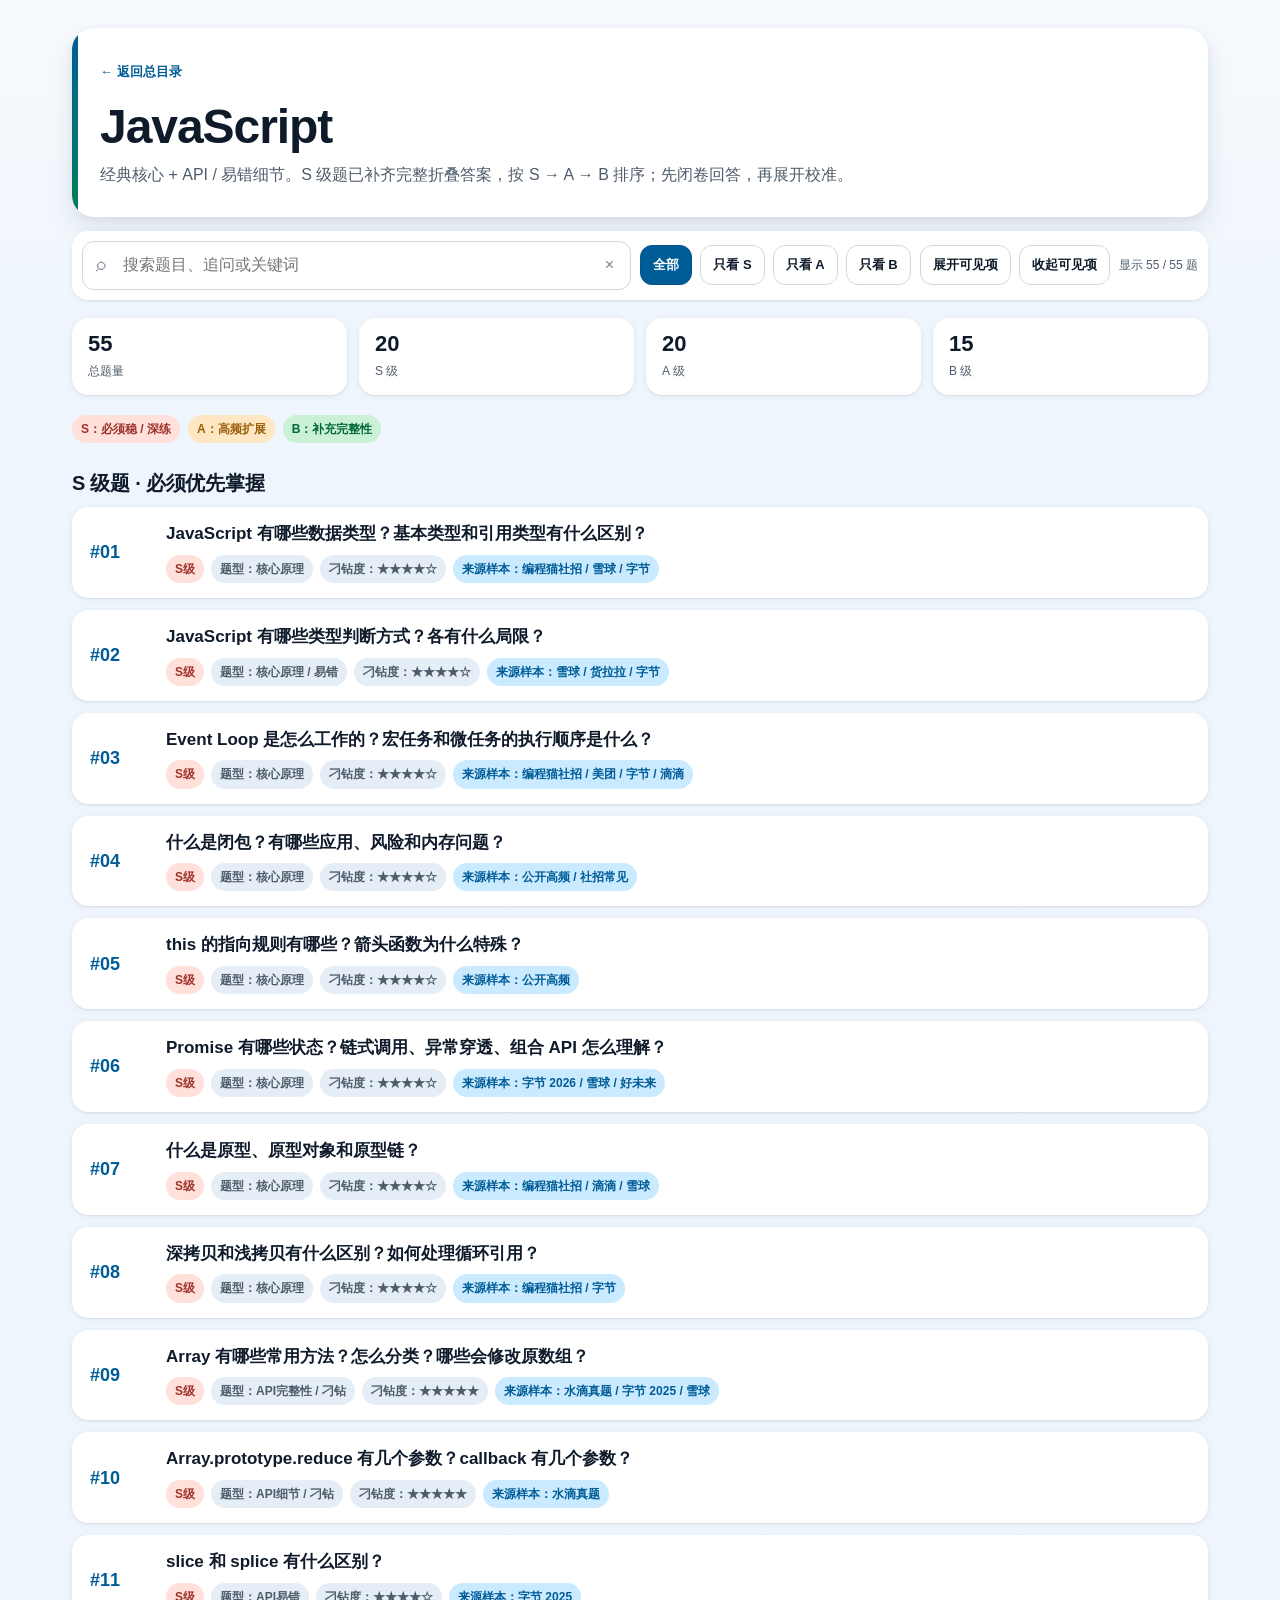
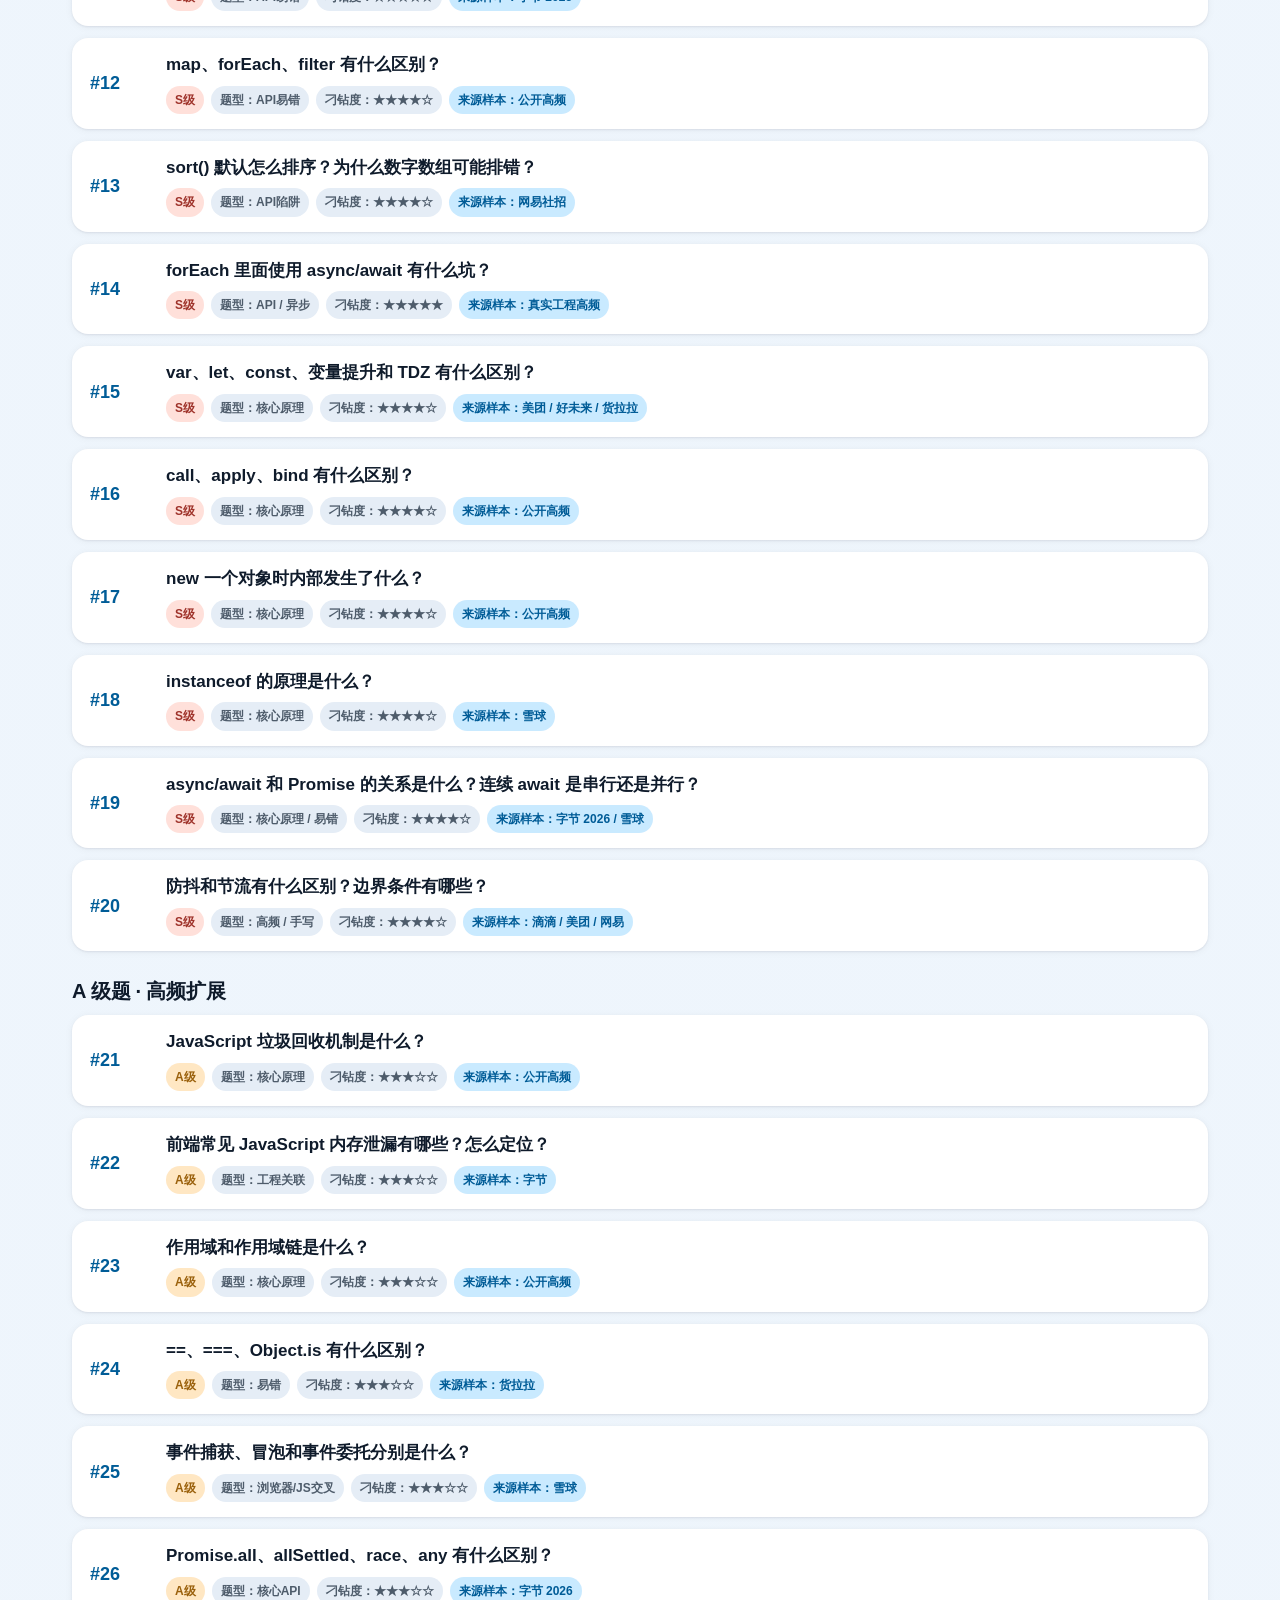
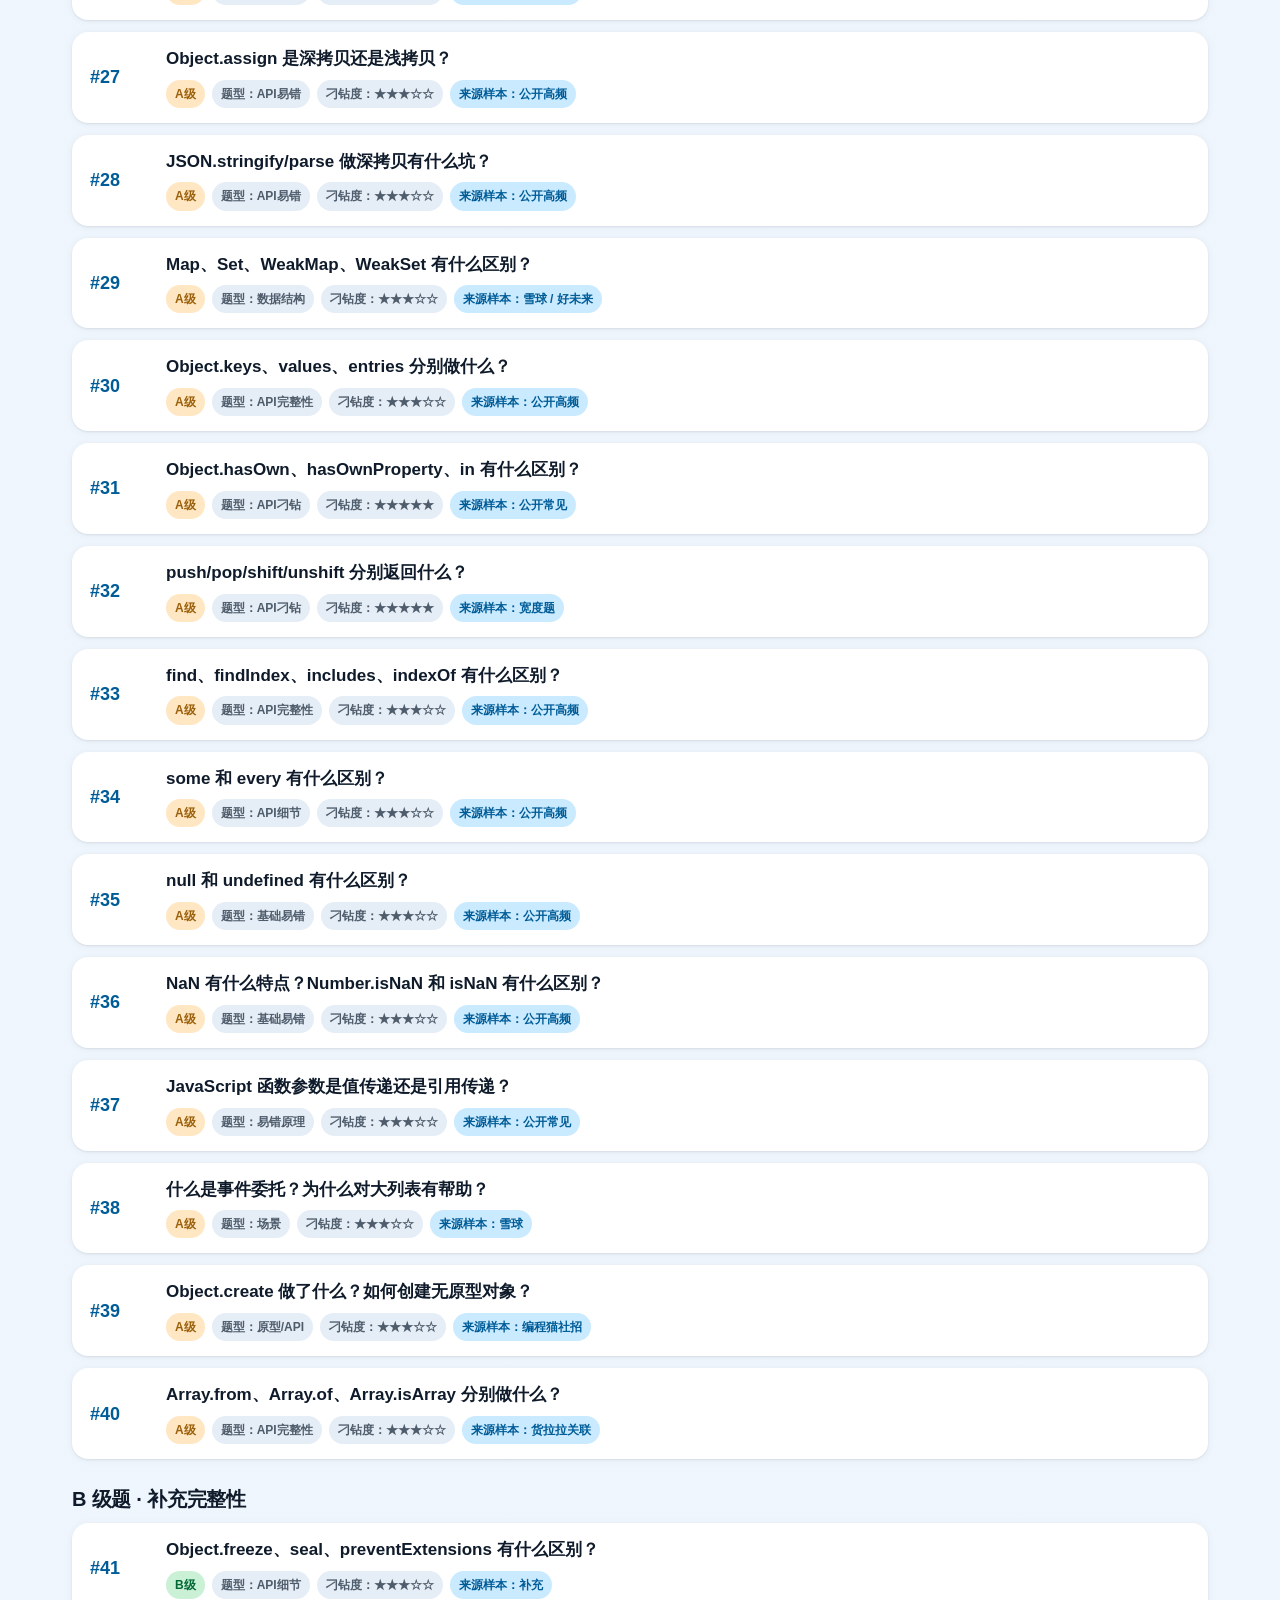
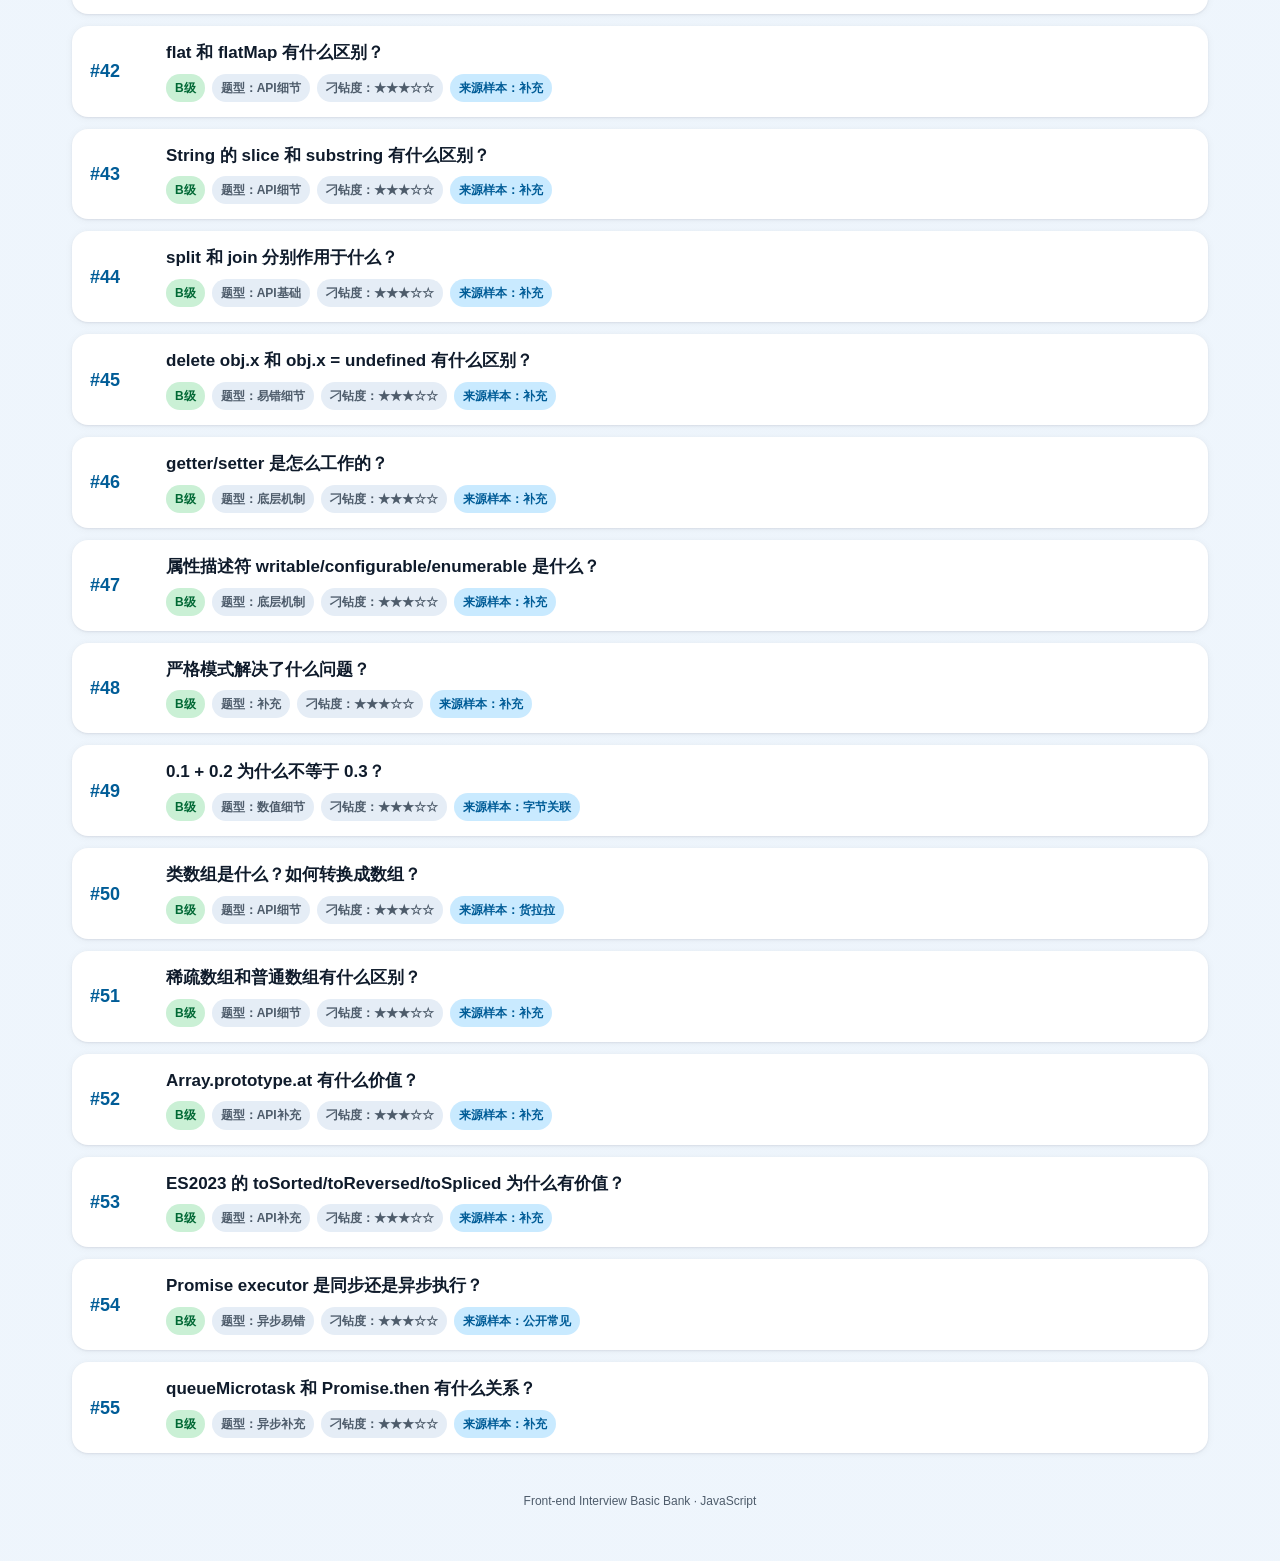
<file: javascript.html>
<!DOCTYPE html>
<html lang="zh-CN"><head><meta charset="utf-8"/><meta content="width=device-width,initial-scale=1" name="viewport"/><title>JavaScript｜前端基础题库</title><link rel="stylesheet" href="assets/basic.css"></head>
<body class="bank-page">
<a class="skip-link" href="#main-content">跳到主要内容</a><div id="main-content" class="page">
<header class="hero"><a class="back" href="index.html">← 返回总目录</a><h1>JavaScript</h1><p>经典核心 + API / 易错细节。S 级题已补齐完整折叠答案，按 S → A → B 排序；先闭卷回答，再展开校准。</p>
<div class="toolbar"><button class="btn" data-action="filter-grade" data-filter-grade="ALL" aria-pressed="true">全部</button><button class="btn" data-action="filter-grade" data-filter-grade="S" aria-pressed="false">只看 S</button><button class="btn" data-action="filter-grade" data-filter-grade="A" aria-pressed="false">只看 A</button><button class="btn" data-action="filter-grade" data-filter-grade="B" aria-pressed="false">只看 B</button><button class="btn" data-action="expand-visible">展开可见项</button><button class="btn" data-action="collapse-visible">收起可见项</button></div></header>
<section class="summary"><div><strong>55</strong><span>总题量</span></div><div><strong>20</strong><span>S 级</span></div><div><strong>20</strong><span>A 级</span></div><div><strong>15</strong><span>B 级</span></div></section>
<div class="legend"><span class="pill s">S：必须稳 / 深练</span><span class="pill a">A：高频扩展</span><span class="pill b">B：补充完整性</span></div>
<h2 class="section">S 级题 · 必须优先掌握</h2>
<article class="question-card" data-grade="S">
<div class="head" data-action="toggle-card" role="button" tabindex="0" aria-expanded="false">
<div class="rank">#01</div>
<div>
<div class="title">JavaScript 有哪些数据类型？基本类型和引用类型有什么区别？</div>
<div class="meta">
<span class="tag s">S级</span>
<span class="tag">题型：核心原理</span>
<span class="tag">刁钻度：★★★★☆</span>
<span class="tag source">来源样本：编程猫社招 / 雪球 / 字节</span>
</div>
</div>
</div>
<div class="body">
<details><summary>题目主要考察点和方向概述</summary><div class="detail-content"><div class="points"><div class="point"><b>1.</b> JavaScript 的数据类型完整分类。</div><div class="point"><b>2.</b> 基本类型与对象类型在赋值、比较和修改行为上的差异。</div><div class="point"><b>3.</b> typeof null、Symbol、BigInt 等常见追问。</div></div></div></details>
<details><summary>标准答案</summary><div class="detail-content"><div class="answer">JavaScript 目前常见的数据类型可以分成两大类。基本类型有 <code>string</code>、<code>number</code>、<code>boolean</code>、<code>undefined</code>、<code>null</code>、<code>symbol</code>、<code>bigint</code>；引用类型本质上都是 <code>Object</code>，包括普通对象、数组、函数、Date、Map、Set 等。<br/><br/>基本类型在赋值时复制的是值，因此修改新变量通常不会影响原变量；对象变量保存的是对对象的引用值，赋值时复制的是这个引用，所以两个变量可能指向同一个对象，对对象内部属性的修改就会互相看到。</div></div></details>
<details><summary>答案整体解析</summary><div class="detail-content"><div class="analysis">这道题不建议只背“7 种基本类型 + Object”。面试官通常会继续追问 <code>typeof null</code>、对象赋值为什么会联动、Symbol/BigInt 解决什么问题。你要把它当作“JS 类型系统入口题”。</div></div></details>
<details><summary>高频追问 + 追问答案</summary><div class="detail-content"><div class="qa"><b>追问 1：typeof null 为什么是 object？</b><div>这是 JavaScript 早期实现遗留问题，null 的底层类型标记与对象标记发生了历史上的冲突，因此 <code>typeof null</code> 返回 <code>"object"</code>。判断 null 应直接使用 <code>value === null</code>。</div></div><div class="qa"><b>追问 2：函数属于什么类型？</b><div>从类型体系看函数属于对象的一种，但 <code>typeof function(){{}}</code> 会返回 <code>"function"</code>，这是 typeof 的特殊结果。</div></div><div class="qa"><b>追问 3：对象赋值到底是不是“引用传递”？</b><div>更准确地说，JavaScript 参数和变量赋值始终是值传递；对象场景复制的那个“值”恰好是引用值，因此多个变量会指向同一对象。</div></div></div></details>
<details><summary>记忆钩子</summary><div class="detail-content"><div class="memory">7 个基本类型 + Object；对象变量复制的是“引用值”，但 JS 仍然是值传递。</div></div></details>
<details><summary>前置知识 / 关联知识</summary><div class="detail-content"><div class="deps">前置：变量、内存基本概念　｜　关联：typeof、instanceof、深浅拷贝、函数参数传递</div></div></details>
</div>
</article>
<article class="question-card" data-grade="S">
<div class="head" data-action="toggle-card" role="button" tabindex="0" aria-expanded="false">
<div class="rank">#02</div>
<div>
<div class="title">JavaScript 有哪些类型判断方式？各有什么局限？</div>
<div class="meta">
<span class="tag s">S级</span>
<span class="tag">题型：核心原理 / 易错</span>
<span class="tag">刁钻度：★★★★☆</span>
<span class="tag source">来源样本：雪球 / 货拉拉 / 字节</span>
</div>
</div>
</div>
<div class="body">
<details><summary>题目主要考察点和方向概述</summary><div class="detail-content"><div class="points"><div class="point"><b>1.</b> typeof、instanceof、Object.prototype.toString.call、Array.isArray 等常用方式。</div><div class="point"><b>2.</b> 每种判断方式的适用范围和缺陷。</div><div class="point"><b>3.</b> null、NaN、数组、跨 iframe 等特殊边界。</div></div></div></details>
<details><summary>标准答案</summary><div class="detail-content"><div class="answer">常见类型判断方式有几类：<code>typeof</code> 适合快速判断基本类型和 function，但 <code>typeof null</code> 是 object，普通对象和数组也都会得到 object；<code>instanceof</code> 通过原型链判断对象是否来自某构造函数，适合对象类型，但跨 iframe/realm 时可能失效；<code>Object.prototype.toString.call(value)</code> 能得到类似 <code>[object Array]</code>、<code>[object Date]</code> 的精确标签；数组一般优先使用 <code>Array.isArray</code>；null 用严格等于判断，NaN 推荐 <code>Number.isNaN</code>。</div></div></details>
<details><summary>答案整体解析</summary><div class="detail-content"><div class="analysis">真正的高分点不是报 API，而是知道“为什么不存在一个万能判断”。不同方式观察的是不同层面：typeof 看语言级标签，instanceof 看原型链，toString.call 看内建类型标签。</div></div></details>
<details><summary>高频追问 + 追问答案</summary><div class="detail-content"><div class="qa"><b>追问 1：为什么 instanceof 跨 iframe 可能失败？</b><div>因为不同 iframe 拥有不同的全局对象和构造函数，例如两个窗口中的 Array.prototype 并不是同一个对象，所以原型链身份判断可能失败。</div></div><div class="qa"><b>追问 2：如何判断数组？</b><div>优先使用 <code>Array.isArray(value)</code>，它比 <code>value instanceof Array</code> 更稳妥，尤其跨 realm 场景。</div></div><div class="qa"><b>追问 3：如何判断 NaN？</b><div>优先 <code>Number.isNaN(value)</code>；全局 <code>isNaN</code> 会先发生类型转换，容易产生误判。</div></div></div></details>
<details><summary>记忆钩子</summary><div class="detail-content"><div class="memory">typeof 看基础标签；instanceof 看原型链；toString.call 做精确类型；数组 Array.isArray。</div></div></details>
<details><summary>前置知识 / 关联知识</summary><div class="detail-content"><div class="deps">前置：数据类型　｜　关联：原型链、instanceof、NaN、跨 iframe</div></div></details>
</div>
</article>
<article class="question-card" data-grade="S">
<div class="head" data-action="toggle-card" role="button" tabindex="0" aria-expanded="false">
<div class="rank">#03</div>
<div>
<div class="title">Event Loop 是怎么工作的？宏任务和微任务的执行顺序是什么？</div>
<div class="meta">
<span class="tag s">S级</span>
<span class="tag">题型：核心原理</span>
<span class="tag">刁钻度：★★★★☆</span>
<span class="tag source">来源样本：编程猫社招 / 美团 / 字节 / 滴滴</span>
</div>
</div>
</div>
<div class="body">
<details><summary>题目主要考察点和方向概述</summary><div class="detail-content"><div class="points"><div class="point"><b>1.</b> 同步调用栈、宿主异步能力和任务队列的协作。</div><div class="point"><b>2.</b> 宏任务与微任务的执行顺序。</div><div class="point"><b>3.</b> 浏览器渲染时机与常见输出题。</div></div></div></details>
<details><summary>标准答案</summary><div class="detail-content"><div class="answer">浏览器执行 JavaScript 时，当前同步代码先在调用栈中执行。遇到定时器、网络、事件等异步任务，会交给浏览器对应能力处理，完成后把回调放入任务队列。<br/><br/>一次 Event Loop 可以简单理解为：执行一个宏任务 → 执行过程中产生微任务 → 当前宏任务结束后清空微任务队列 → 浏览器在合适时机进行渲染 → 再取下一个宏任务。常见微任务有 <code>Promise.then/catch/finally</code>、<code>queueMicrotask</code>、<code>MutationObserver</code>；常见宏任务有 script、setTimeout、setInterval、I/O、事件回调等。</div></div></details>
<details><summary>答案整体解析</summary><div class="detail-content"><div class="analysis">面试时不要只说“宏任务之后执行微任务”。核心是：同步栈属于当前任务；每完成一个宏任务，会把当前产生的微任务一直清空，包括微任务中新产生的微任务，再进入下一轮。</div></div></details>
<details><summary>高频追问 + 追问答案</summary><div class="detail-content"><div class="qa"><b>追问 1：Promise 构造函数里的代码是同步还是异步？</b><div><code>new Promise(executor)</code> 中 executor 会立即同步执行；异步的是 then/catch 等回调被放入微任务队列。</div></div><div class="qa"><b>追问 2：async/await 后半段属于什么？</b><div>await 表达式后的继续执行，本质上会以 Promise continuation 的形式进入微任务语义。</div></div><div class="qa"><b>追问 3：requestAnimationFrame 在哪里？</b><div>它不是普通宏任务 API。浏览器通常在下一次绘制前执行 rAF 回调，因此讨论顺序时要结合渲染机会，而不能简单塞进 setTimeout 那套任务分类。</div></div></div></details>
<details><summary>记忆钩子</summary><div class="detail-content"><div class="memory">一个宏任务 → 清空所有微任务 → 可能渲染 → 下一个宏任务。</div></div></details>
<details><summary>前置知识 / 关联知识</summary><div class="detail-content"><div class="deps">前置：调用栈、Promise　｜　关联：async/await、浏览器渲染、长任务、性能优化</div></div></details>
</div>
</article>
<article class="question-card" data-grade="S">
<div class="head" data-action="toggle-card" role="button" tabindex="0" aria-expanded="false">
<div class="rank">#04</div>
<div>
<div class="title">什么是闭包？有哪些应用、风险和内存问题？</div>
<div class="meta">
<span class="tag s">S级</span>
<span class="tag">题型：核心原理</span>
<span class="tag">刁钻度：★★★★☆</span>
<span class="tag source">来源样本：公开高频 / 社招常见</span>
</div>
</div>
</div>
<div class="body">
<details><summary>题目主要考察点和方向概述</summary><div class="detail-content"><div class="points"><div class="point"><b>1.</b> 闭包的准确含义：函数与其词法环境的组合。</div><div class="point"><b>2.</b> 闭包为何能继续访问外层变量。</div><div class="point"><b>3.</b> 应用场景与长期引用导致的内存风险。</div></div></div></details>
<details><summary>标准答案</summary><div class="detail-content"><div class="answer">闭包可以理解为函数和它定义时所处词法环境的组合。当一个内部函数引用了外部作用域变量，并且这个内部函数仍然可达时，即使外部函数已经执行结束，相关词法环境仍可能被保留下来，因此内部函数之后仍能访问这些变量。<br/><br/>常见场景有私有状态、函数工厂、缓存、回调、事件处理等。闭包本身不是内存泄漏，但如果闭包长期持有大对象、DOM、定时器相关数据，又没有释放，就可能让这些对象无法被 GC。</div></div></details>
<details><summary>答案整体解析</summary><div class="detail-content"><div class="analysis">不要把闭包背成“函数嵌套函数”。函数嵌套只是常见表现，关键是内部函数持有外层词法环境中的绑定。高级追问通常会转向作用域、GC、循环闭包和实际项目。</div></div></details>
<details><summary>高频追问 + 追问答案</summary><div class="detail-content"><div class="qa"><b>追问 1：闭包一定会导致内存泄漏吗？</b><div>不会。只要闭包及其引用的数据最终都不可达，GC 仍会回收。问题在于不必要的长期可达引用。</div></div><div class="qa"><b>追问 2：for(var i...) + setTimeout 为什么容易出问题？</b><div>var 是函数作用域，多个回调闭包共享同一个 i；循环结束时 i 已经是最终值。使用 let 会让每次迭代创建独立的块级绑定。</div></div><div class="qa"><b>追问 3：项目里什么时候会用闭包？</b><div>例如封装内部状态、创建带配置的函数、事件/异步回调捕获上下文。但应避免无意捕获巨大对象。</div></div></div></details>
<details><summary>记忆钩子</summary><div class="detail-content"><div class="memory">闭包 = 函数 + 定义时的词法环境；风险不是闭包本身，而是不必要的长期引用。</div></div></details>
<details><summary>前置知识 / 关联知识</summary><div class="detail-content"><div class="deps">前置：作用域 / 作用域链　｜　关联：GC、内存泄漏、函数工厂、事件回调</div></div></details>
</div>
</article>
<article class="question-card" data-grade="S">
<div class="head" data-action="toggle-card" role="button" tabindex="0" aria-expanded="false">
<div class="rank">#05</div>
<div>
<div class="title">this 的指向规则有哪些？箭头函数为什么特殊？</div>
<div class="meta">
<span class="tag s">S级</span>
<span class="tag">题型：核心原理</span>
<span class="tag">刁钻度：★★★★☆</span>
<span class="tag source">来源样本：公开高频</span>
</div>
</div>
</div>
<div class="body">
<details><summary>题目主要考察点和方向概述</summary><div class="detail-content"><div class="points"><div class="point"><b>1.</b> 默认、隐式、显式、new 等 this 绑定规则。</div><div class="point"><b>2.</b> 箭头函数没有自己的 this。</div><div class="point"><b>3.</b> 绑定优先级和常见 this 丢失问题。</div></div></div></details>
<details><summary>标准答案</summary><div class="detail-content"><div class="answer">普通函数的 <code>this</code> 主要由调用方式决定：普通独立调用属于默认绑定；作为对象方法调用属于隐式绑定；<code>call/apply/bind</code> 属于显式绑定；通过 <code>new</code> 调用时，this 指向新创建的实例。<br/><br/>箭头函数比较特殊，它没有自己的 <code>this</code>，而是词法捕获定义位置外层的 this，因此不能通过 call/apply/bind 改变它自己的 this，也不适合作为构造函数。</div></div></details>
<details><summary>答案整体解析</summary><div class="detail-content"><div class="analysis">面试重点是“看调用点，不看函数写在哪个对象里”，但箭头函数例外，它看定义位置的外层词法环境。还要知道方法被单独取出来调用时会丢失隐式绑定。</div></div></details>
<details><summary>高频追问 + 追问答案</summary><div class="detail-content"><div class="qa"><b>追问 1：const fn = obj.method; fn() 的 this 还是 obj 吗？</b><div>不是。方法被取出后调用点不再是 obj.method()，隐式绑定丢失。严格模式下普通函数 this 通常是 undefined。</div></div><div class="qa"><b>追问 2：bind 后还能被 new 吗？</b><div>可以。对可构造函数使用 bind 后再 new，new 绑定会创建实例，绑定的 thisArg 不会成为最终 this，但预绑定参数仍有效。</div></div><div class="qa"><b>追问 3：箭头函数能做对象方法吗？</b><div>可以写，但如果方法逻辑依赖“调用对象作为 this”，箭头函数通常不合适，因为它不会建立自己的 this。</div></div></div></details>
<details><summary>记忆钩子</summary><div class="detail-content"><div class="memory">普通函数看调用点；箭头函数看定义位置。</div></div></details>
<details><summary>前置知识 / 关联知识</summary><div class="detail-content"><div class="deps">前置：函数调用　｜　关联：call/apply/bind、new、箭头函数、事件回调</div></div></details>
</div>
</article>
<article class="question-card" data-grade="S">
<div class="head" data-action="toggle-card" role="button" tabindex="0" aria-expanded="false">
<div class="rank">#06</div>
<div>
<div class="title">Promise 有哪些状态？链式调用、异常穿透、组合 API 怎么理解？</div>
<div class="meta">
<span class="tag s">S级</span>
<span class="tag">题型：核心原理</span>
<span class="tag">刁钻度：★★★★☆</span>
<span class="tag source">来源样本：字节 2026 / 雪球 / 好未来</span>
</div>
</div>
</div>
<div class="body">
<details><summary>题目主要考察点和方向概述</summary><div class="detail-content"><div class="points"><div class="point"><b>1.</b> Promise 三状态及不可逆。</div><div class="point"><b>2.</b> then/catch 为什么可以链式调用。</div><div class="point"><b>3.</b> 返回普通值、Promise、抛异常时链条如何变化。</div></div></div></details>
<details><summary>标准答案</summary><div class="detail-content"><div class="answer">Promise 有 <code>pending</code>、<code>fulfilled</code>、<code>rejected</code> 三种状态，只能从 pending 转到 fulfilled 或 rejected，一旦确定就不会再次变化。<br/><br/><code>then</code>、<code>catch</code>、<code>finally</code> 都会返回新的 Promise，所以可以链式调用。回调返回普通值时，下一个 Promise 会以这个值 fulfilled；返回另一个 Promise/thenable 时会采用它的最终状态；如果回调抛异常，下一个 Promise 会 rejected。没有提供对应处理函数时，值或错误会继续向后传递。</div></div></details>
<details><summary>答案整体解析</summary><div class="detail-content"><div class="analysis">这道题建议先把“状态机 + then 返回新 Promise”讲清，再展开 all/race 等组合 API。不要只背 API 结果。</div></div></details>
<details><summary>高频追问 + 追问答案</summary><div class="detail-content"><div class="qa"><b>追问 1：Promise executor 同步还是异步？</b><div>executor 立即同步执行；resolve 之后注册的 then 回调按微任务执行。</div></div><div class="qa"><b>追问 2：finally 会改变链条里的值吗？</b><div>通常不会。finally 主要做清理；若 finally 正常完成，原来的值/错误继续传递；如果 finally 自己抛错或返回 rejected Promise，则会覆盖原结果。</div></div><div class="qa"><b>追问 3：Promise.all 与 allSettled 区别？</b><div>all 任一失败就整体失败；allSettled 会等全部结束，并返回每项 fulfilled/rejected 状态。</div></div></div></details>
<details><summary>记忆钩子</summary><div class="detail-content"><div class="memory">状态一次确定；then 永远返回新 Promise；return 决定值，throw 决定 rejected。</div></div></details>
<details><summary>前置知识 / 关联知识</summary><div class="detail-content"><div class="deps">前置：Event Loop　｜　关联：async/await、微任务、组合 API、并发控制</div></div></details>
</div>
</article>
<article class="question-card" data-grade="S">
<div class="head" data-action="toggle-card" role="button" tabindex="0" aria-expanded="false">
<div class="rank">#07</div>
<div>
<div class="title">什么是原型、原型对象和原型链？</div>
<div class="meta">
<span class="tag s">S级</span>
<span class="tag">题型：核心原理</span>
<span class="tag">刁钻度：★★★★☆</span>
<span class="tag source">来源样本：编程猫社招 / 滴滴 / 雪球</span>
</div>
</div>
</div>
<div class="body">
<details><summary>题目主要考察点和方向概述</summary><div class="detail-content"><div class="points"><div class="point"><b>1.</b> prototype、对象内部 [[Prototype]]、constructor 的关系。</div><div class="point"><b>2.</b> 属性查找如何沿原型链向上进行。</div><div class="point"><b>3.</b> 继承、instanceof 与原型链的联系。</div></div></div></details>
<details><summary>标准答案</summary><div class="detail-content"><div class="answer">普通函数通常有一个 <code>prototype</code> 属性，这个对象会作为通过该构造函数 <code>new</code> 出来的实例的原型。对象内部有一个 <code>[[Prototype]]</code> 指针，开发中常通过 <code>Object.getPrototypeOf</code> 查看。<br/><br/>访问对象属性时，如果对象自身没有，就沿着 [[Prototype]] 指向的对象继续查找，一层层向上直到找到属性或最终到 null，这条路径就是原型链。JavaScript 的很多继承机制和 <code>instanceof</code> 本质都建立在原型链上。</div></div></details>
<details><summary>答案整体解析</summary><div class="detail-content"><div class="analysis">最容易混淆的是 <code>Fn.prototype</code> 和 <code>obj.__proto__</code>。前者是函数用于构造实例时提供的原型对象；后者是历史访问器，用来访问对象的内部原型。</div></div></details>
<details><summary>高频追问 + 追问答案</summary><div class="detail-content"><div class="qa"><b>追问 1：实例的 __proto__ 和构造函数 prototype 什么关系？</b><div>通常 <code>Object.getPrototypeOf(instance) === Constructor.prototype</code>。</div></div><div class="qa"><b>追问 2：原型链终点是什么？</b><div>普通对象最终通常到 <code>Object.prototype</code>，其内部原型是 null。</div></div><div class="qa"><b>追问 3：class 是另一套继承机制吗？</b><div>不是。JavaScript class 主要是基于原型继承的语法封装。</div></div></div></details>
<details><summary>记忆钩子</summary><div class="detail-content"><div class="memory">函数 prototype 提供原型；实例 [[Prototype]] 指向它；找属性一路向上就是原型链。</div></div></details>
<details><summary>前置知识 / 关联知识</summary><div class="detail-content"><div class="deps">前置：对象 / 函数　｜　关联：new、instanceof、继承、class</div></div></details>
</div>
</article>
<article class="question-card" data-grade="S">
<div class="head" data-action="toggle-card" role="button" tabindex="0" aria-expanded="false">
<div class="rank">#08</div>
<div>
<div class="title">深拷贝和浅拷贝有什么区别？如何处理循环引用？</div>
<div class="meta">
<span class="tag s">S级</span>
<span class="tag">题型：核心原理</span>
<span class="tag">刁钻度：★★★★☆</span>
<span class="tag source">来源样本：编程猫社招 / 字节</span>
</div>
</div>
</div>
<div class="body">
<details><summary>题目主要考察点和方向概述</summary><div class="detail-content"><div class="points"><div class="point"><b>1.</b> 浅拷贝仅复制第一层，深层对象仍共享引用。</div><div class="point"><b>2.</b> 常见浅拷贝、深拷贝方式及能力边界。</div><div class="point"><b>3.</b> 循环引用和特殊对象处理。</div></div></div></details>
<details><summary>标准答案</summary><div class="detail-content"><div class="answer">浅拷贝只创建新的第一层容器，第一层属性值会被复制；如果属性值仍是对象，复制的还是原对象引用，所以修改嵌套对象会互相影响。常见浅拷贝有对象展开、<code>Object.assign</code>、数组 <code>slice</code>/<code>concat</code> 等。<br/><br/>深拷贝需要递归或结构化复制整个对象图。现代浏览器可以优先考虑 <code>structuredClone</code>；自定义递归时一般用 <code>WeakMap</code> 记录“原对象 → 新对象”的映射，既能解决循环引用，也能避免重复复制同一引用。还要考虑 Date、RegExp、Map、Set、Symbol、原型、属性描述符等。</div></div></details>
<details><summary>答案整体解析</summary><div class="detail-content"><div class="analysis">不要把 JSON.parse(JSON.stringify()) 当作标准深拷贝答案，它只是有限场景下的简易方案。高级面试一定会追循环引用和特殊类型。</div></div></details>
<details><summary>高频追问 + 追问答案</summary><div class="detail-content"><div class="qa"><b>追问 1：JSON 深拷贝有哪些问题？</b><div>会丢失/改变 undefined、函数、Symbol、Date、Map/Set、BigInt、循环引用、原型和属性描述符等。</div></div><div class="qa"><b>追问 2：WeakMap 为什么适合处理循环引用？</b><div>键是对象且不会阻止对象被 GC；拷贝过程中可以记录已经复制过的对象，遇到同一个源对象时直接复用对应新对象。</div></div><div class="qa"><b>追问 3：structuredClone 能拷贝函数吗？</b><div>不能。函数等不可结构化克隆的值会导致 DataCloneError。</div></div></div></details>
<details><summary>记忆钩子</summary><div class="detail-content"><div class="memory">浅拷贝复制第一层；深拷贝复制对象图；循环引用用 WeakMap 做映射。</div></div></details>
<details><summary>前置知识 / 关联知识</summary><div class="detail-content"><div class="deps">前置：基本/引用类型　｜　关联：Object.assign、structuredClone、WeakMap</div></div></details>
</div>
</article>
<article class="question-card" data-grade="S">
<div class="head" data-action="toggle-card" role="button" tabindex="0" aria-expanded="false">
<div class="rank">#09</div>
<div>
<div class="title">Array 有哪些常用方法？怎么分类？哪些会修改原数组？</div>
<div class="meta">
<span class="tag s">S级</span>
<span class="tag">题型：API完整性 / 刁钻</span>
<span class="tag">刁钻度：★★★★★</span>
<span class="tag source">来源样本：水滴真题 / 字节 2025 / 雪球</span>
</div>
</div>
</div>
<div class="body">
<details><summary>题目主要考察点和方向概述</summary><div class="detail-content"><div class="points"><div class="point"><b>1.</b> 是否能按用途分类，而不是零散报 API。</div><div class="point"><b>2.</b> 是否知道哪些方法会修改原数组。</div><div class="point"><b>3.</b> 相似 API 的区别。</div></div></div></details>
<details><summary>标准答案</summary><div class="detail-content"><div class="answer">数组方法我一般按用途分类：增删修改有 <code>push/pop/shift/unshift/splice</code>；遍历转换有 <code>forEach/map/filter</code>；查找判断有 <code>find/findIndex/includes/indexOf/some/every</code>；结构处理有 <code>slice/concat/flat/join</code>；排序和反转有 <code>sort/reverse</code>；聚合有 <code>reduce/reduceRight</code>。<br/><br/>常见会修改原数组的方法包括 <code>push、pop、shift、unshift、splice、sort、reverse、fill、copyWithin</code>；map/filter/slice/concat/find/some/every/reduce 等通常不修改原数组本身。</div></div></details>
<details><summary>答案整体解析</summary><div class="detail-content"><div class="analysis">这题就是典型“API 完整性题”。面试目标不是背所有 Array API，而是分类清楚，并能处理“是否改原数组”和常见方法对比。</div></div></details>
<details><summary>高频追问 + 追问答案</summary><div class="detail-content"><div class="qa"><b>追问 1：map 和 forEach？</b><div>map 把每次回调返回值组成新数组；forEach 主要用于遍历执行副作用。</div></div><div class="qa"><b>追问 2：slice 和 splice？</b><div>slice 截取并返回新数组，通常不改原数组；splice 删除/插入/替换，会原地修改。</div></div><div class="qa"><b>追问 3：find 和 filter？</b><div>find 返回第一个匹配元素；filter 返回所有匹配元素的新数组。</div></div></div></details>
<details><summary>记忆钩子</summary><div class="detail-content"><div class="memory">增删 / 遍历转换 / 查找判断 / 结构 / 排序 / 聚合。</div></div></details>
<details><summary>前置知识 / 关联知识</summary><div class="detail-content"><div class="deps">前置：数组　｜　关联：reduce、sort、forEach+async、不可变数据</div></div></details>
</div>
</article>
<article class="question-card" data-grade="S">
<div class="head" data-action="toggle-card" role="button" tabindex="0" aria-expanded="false">
<div class="rank">#10</div>
<div>
<div class="title">Array.prototype.reduce 有几个参数？callback 有几个参数？</div>
<div class="meta">
<span class="tag s">S级</span>
<span class="tag">题型：API细节 / 刁钻</span>
<span class="tag">刁钻度：★★★★★</span>
<span class="tag source">来源样本：水滴真题</span>
</div>
</div>
</div>
<div class="body">
<details><summary>题目主要考察点和方向概述</summary><div class="detail-content"><div class="points"><div class="point"><b>1.</b> reduce 方法签名。</div><div class="point"><b>2.</b> callback 的 4 个参数。</div><div class="point"><b>3.</b> initialValue 对首轮执行和空数组的影响。</div></div></div></details>
<details><summary>标准答案</summary><div class="detail-content"><div class="answer"><code>reduce</code> 方法本身最多接收两个参数：第一个是 reducer 回调函数 <code>callbackFn</code>，第二个是可选的初始值 <code>initialValue</code>。callback 最多接收四个参数：<code>accumulator</code>、<code>currentValue</code>、<code>currentIndex</code>、<code>array</code>。<br/><br/>如果提供 initialValue，第一次执行时 accumulator 就是 initialValue，currentValue 是数组第一个元素；如果不提供，则数组第一个元素作为初始 accumulator，从第二个元素开始执行。空数组且不提供 initialValue 会抛 TypeError。</div></div></details>
<details><summary>答案整体解析</summary><div class="detail-content"><div class="analysis">水滴这题本质考 API 签名精确度。记忆时一定区分“reduce 两个”和“callback 四个”。</div></div></details>
<details><summary>高频追问 + 追问答案</summary><div class="detail-content"><div class="qa"><b>追问 1：空数组传 0 呢？</b><div>例如 <code>[].reduce((a,b)=&gt;a+b, 0)</code>，回调不会执行，直接返回初始值 0。</div></div><div class="qa"><b>追问 2：reduce 常见场景？</b><div>求和、计数、分组、数组转对象、扁平化、Promise 串行等。</div></div><div class="qa"><b>追问 3：为什么推荐明确传 initialValue？</b><div>结果类型和空数组行为更可预测，也减少首轮特殊情况。</div></div></div></details>
<details><summary>记忆钩子</summary><div class="detail-content"><div class="memory">reduce 两个，callback 四个；initialValue 决定第一轮。</div></div></details>
<details><summary>前置知识 / 关联知识</summary><div class="detail-content"><div class="deps">前置：Array API　｜　关联：函数参数、分组、聚合、Promise 串行</div></div></details>
</div>
</article>
<article class="question-card" data-grade="S">
<div class="head" data-action="toggle-card" role="button" tabindex="0" aria-expanded="false">
<div class="rank">#11</div>
<div>
<div class="title">slice 和 splice 有什么区别？</div>
<div class="meta">
<span class="tag s">S级</span>
<span class="tag">题型：API易错</span>
<span class="tag">刁钻度：★★★★☆</span>
<span class="tag source">来源样本：字节 2025</span>
</div>
</div>
</div>
<div class="body">
<details><summary>题目主要考察点和方向概述</summary><div class="detail-content"><div class="points"><div class="point"><b>1.</b> 是否修改原数组。</div><div class="point"><b>2.</b> 参数和返回值。</div><div class="point"><b>3.</b> 截取 vs 删除/插入/替换的语义。</div></div></div></details>
<details><summary>标准答案</summary><div class="detail-content"><div class="answer"><code>slice(start, end)</code> 用于截取数组的一段，end 不包含在结果中，返回一个新数组，通常不会修改原数组。<code>splice(start, deleteCount, ...items)</code> 会直接修改原数组，可以删除、插入或替换元素，并返回被删除元素组成的数组。</div></div></details>
<details><summary>答案整体解析</summary><div class="detail-content"><div class="analysis">最短记忆就是：slice = 截取副本；splice = 原地手术。面试官继续追问时再说负索引、返回值和插入场景。</div></div></details>
<details><summary>高频追问 + 追问答案</summary><div class="detail-content"><div class="qa"><b>追问 1：splice 如何只插入不删除？</b><div>把 deleteCount 设为 0，例如 <code>arr.splice(2,0,'x')</code>。</div></div><div class="qa"><b>追问 2：slice 的 end 包含吗？</b><div>不包含，区间语义类似 [start, end)。</div></div><div class="qa"><b>追问 3：有没有不修改原数组的 splice 替代？</b><div>现代 JS 有 <code>toSpliced()</code>，返回新数组而不修改原数组。</div></div></div></details>
<details><summary>记忆钩子</summary><div class="detail-content"><div class="memory">slice = 切一份；splice = 改原数组。</div></div></details>
<details><summary>前置知识 / 关联知识</summary><div class="detail-content"><div class="deps">前置：Array　｜　关联：不可变更新、toSpliced</div></div></details>
</div>
</article>
<article class="question-card" data-grade="S">
<div class="head" data-action="toggle-card" role="button" tabindex="0" aria-expanded="false">
<div class="rank">#12</div>
<div>
<div class="title">map、forEach、filter 有什么区别？</div>
<div class="meta">
<span class="tag s">S级</span>
<span class="tag">题型：API易错</span>
<span class="tag">刁钻度：★★★★☆</span>
<span class="tag source">来源样本：公开高频</span>
</div>
</div>
</div>
<div class="body">
<details><summary>题目主要考察点和方向概述</summary><div class="detail-content"><div class="points"><div class="point"><b>1.</b> 三者语义：遍历、副作用、映射、筛选。</div><div class="point"><b>2.</b> 返回值差异。</div><div class="point"><b>3.</b> 异步回调和提前退出等常见坑。</div></div></div></details>
<details><summary>标准答案</summary><div class="detail-content"><div class="answer"><code>forEach</code> 主要用于遍历并执行副作用，它本身返回 undefined；<code>map</code> 对每个元素做映射，把每次 callback 返回值组成同长度的新数组；<code>filter</code> 根据 callback 的真假筛选元素，返回满足条件的元素组成的新数组。三者都不会因为 callback 中普通 <code>return</code> 而像循环中的 break 一样提前终止整体遍历。</div></div></details>
<details><summary>答案整体解析</summary><div class="detail-content"><div class="analysis">面试时不要只说“map 有返回值，forEach 没有”。要说清楚它们的语义：forEach 做副作用，map 做转换，filter 做筛选。</div></div></details>
<details><summary>高频追问 + 追问答案</summary><div class="detail-content"><div class="qa"><b>追问 1：forEach 可以 break 吗？</b><div>不能直接 break。需要提前终止时可以改用 for/for...of、some/every/find 等适合的结构。</div></div><div class="qa"><b>追问 2：map 一定不会修改原数组吗？</b><div>map 方法本身不修改原数组结构，但 callback 如果主动修改元素对象或原数组，仍然可能产生副作用。</div></div><div class="qa"><b>追问 3：filter 返回的元素是深拷贝吗？</b><div>不是。新数组容器是新的，但其中对象元素仍可能是原对象引用。</div></div></div></details>
<details><summary>记忆钩子</summary><div class="detail-content"><div class="memory">forEach 做事；map 变形；filter 筛选。</div></div></details>
<details><summary>前置知识 / 关联知识</summary><div class="detail-content"><div class="deps">前置：Array callback　｜　关联：forEach+async、不可变数据、函数式编程</div></div></details>
</div>
</article>
<article class="question-card" data-grade="S">
<div class="head" data-action="toggle-card" role="button" tabindex="0" aria-expanded="false">
<div class="rank">#13</div>
<div>
<div class="title">sort() 默认怎么排序？为什么数字数组可能排错？</div>
<div class="meta">
<span class="tag s">S级</span>
<span class="tag">题型：API陷阱</span>
<span class="tag">刁钻度：★★★★☆</span>
<span class="tag source">来源样本：网易社招</span>
</div>
</div>
</div>
<div class="body">
<details><summary>题目主要考察点和方向概述</summary><div class="detail-content"><div class="points"><div class="point"><b>1.</b> sort 默认比较规则。</div><div class="point"><b>2.</b> 数字排序为什么必须传 compareFn。</div><div class="point"><b>3.</b> sort 原地修改数组。</div></div></div></details>
<details><summary>标准答案</summary><div class="detail-content"><div class="answer"><code>Array.prototype.sort()</code> 默认不是按数值大小排序，而是把元素转换为字符串，然后按照 UTF-16 代码单元顺序比较，所以像 <code>[2, 10, 5]</code> 默认可能得到 <code>[10, 2, 5]</code>。数字升序应该传 <code>(a, b) =&gt; a - b</code>，降序用 <code>(a, b) =&gt; b - a</code>。另外 <code>sort</code> 会原地修改数组。</div></div></details>
<details><summary>答案整体解析</summary><div class="detail-content"><div class="analysis">这是很典型的“看似简单但容易翻车”的 API 题。答完默认字符串排序后，一定补一句它会改原数组。</div></div></details>
<details><summary>高频追问 + 追问答案</summary><div class="detail-content"><div class="qa"><b>追问 1：compareFn 返回负数/0/正数分别代表什么？</b><div>负数表示 a 排在 b 前；正数表示 a 排在 b 后；0 表示相对顺序无需交换。</div></div><div class="qa"><b>追问 2：如何排序但不改原数组？</b><div>可以 <code>[...arr].sort(...)</code>，现代环境也可以用 <code>arr.toSorted(compareFn)</code>。</div></div><div class="qa"><b>追问 3：sort 现在稳定吗？</b><div>现代 ECMAScript 规范要求 Array.prototype.sort 使用稳定排序语义。</div></div></div></details>
<details><summary>记忆钩子</summary><div class="detail-content"><div class="memory">sort 默认按字符串；数字排序传 a-b；它会改原数组。</div></div></details>
<details><summary>前置知识 / 关联知识</summary><div class="detail-content"><div class="deps">前置：Array　｜　关联：toSorted、稳定排序、比较函数</div></div></details>
</div>
</article>
<article class="question-card" data-grade="S">
<div class="head" data-action="toggle-card" role="button" tabindex="0" aria-expanded="false">
<div class="rank">#14</div>
<div>
<div class="title">forEach 里面使用 async/await 有什么坑？</div>
<div class="meta">
<span class="tag s">S级</span>
<span class="tag">题型：API / 异步</span>
<span class="tag">刁钻度：★★★★★</span>
<span class="tag source">来源样本：真实工程高频</span>
</div>
</div>
</div>
<div class="body">
<details><summary>题目主要考察点和方向概述</summary><div class="detail-content"><div class="points"><div class="point"><b>1.</b> forEach 不会等待 async callback。</div><div class="point"><b>2.</b> 串行和并发的正确写法。</div><div class="point"><b>3.</b> 错误传播和流程结束时机。</div></div></div></details>
<details><summary>标准答案</summary><div class="detail-content"><div class="answer"><code>forEach</code> 不会识别并等待 callback 返回的 Promise，所以在 <code>forEach(async item =&gt; {{ await ... }})</code> 中，外层 forEach 很快就执行结束，外层代码不会等这些异步任务完成；callback 中的异常也不容易按你期望的串行流程处理。<br/><br/>需要串行时用 <code>for...of + await</code>；任务互不依赖、希望并发时，一般用 <code>const tasks = arr.map(async ...)</code> 再 <code>await Promise.all(tasks)</code>。</div></div></details>
<details><summary>答案整体解析</summary><div class="detail-content"><div class="analysis">关键不是“forEach 不能写 async”，而是“forEach 不消费 callback 返回的 Promise”。把底层语义说出来更准确。</div></div></details>
<details><summary>高频追问 + 追问答案</summary><div class="detail-content"><div class="qa"><b>追问 1：如果要限制最多 3 个并发怎么办？</b><div>不能直接 Promise.all 全放开，需要实现并发池/worker queue，完成一个再补一个。</div></div><div class="qa"><b>追问 2：map(async ...) 会得到什么？</b><div>得到一个 Promise 数组，因此通常继续 <code>await Promise.all(...)</code>。</div></div><div class="qa"><b>追问 3：for...of + await 一定好吗？</b><div>它保证串行，但独立任务会损失并发性能，应根据依赖关系选择。</div></div></div></details>
<details><summary>记忆钩子</summary><div class="detail-content"><div class="memory">forEach 不等 Promise；串行 for...of；并发 map + Promise.all。</div></div></details>
<details><summary>前置知识 / 关联知识</summary><div class="detail-content"><div class="deps">前置：Promise、async/await　｜　关联：并发池、错误处理</div></div></details>
</div>
</article>
<article class="question-card" data-grade="S">
<div class="head" data-action="toggle-card" role="button" tabindex="0" aria-expanded="false">
<div class="rank">#15</div>
<div>
<div class="title">var、let、const、变量提升和 TDZ 有什么区别？</div>
<div class="meta">
<span class="tag s">S级</span>
<span class="tag">题型：核心原理</span>
<span class="tag">刁钻度：★★★★☆</span>
<span class="tag source">来源样本：美团 / 好未来 / 货拉拉</span>
</div>
</div>
</div>
<div class="body">
<details><summary>题目主要考察点和方向概述</summary><div class="detail-content"><div class="points"><div class="point"><b>1.</b> 作用域差异。</div><div class="point"><b>2.</b> 声明提升和 TDZ。</div><div class="point"><b>3.</b> 重复声明、初始化、全局对象属性等差异。</div></div></div></details>
<details><summary>标准答案</summary><div class="detail-content"><div class="answer"><code>var</code> 是函数作用域，没有块级作用域；声明会在执行上下文创建阶段建立绑定并初始化为 undefined，所以声明前访问得到 undefined，并且允许同一作用域重复声明。<br/><br/><code>let</code> 和 <code>const</code> 是块级作用域，也会在进入作用域时创建绑定，但初始化之前处于暂时性死区 TDZ，提前访问会报 ReferenceError；同一作用域不能重复声明。const 声明时必须初始化，之后不能重新赋值绑定，但如果值是对象，对象内部属性仍可修改。</div></div></details>
<details><summary>答案整体解析</summary><div class="detail-content"><div class="analysis">不要简单说“let/const 不提升”。更准确是：绑定会创建，但初始化之前处于 TDZ。这个表达面试更稳。</div></div></details>
<details><summary>高频追问 + 追问答案</summary><div class="detail-content"><div class="qa"><b>追问 1：const 对象为什么还能改属性？</b><div>const 限制的是变量绑定不能重新指向别的值，不会自动冻结对象内部内容。</div></div><div class="qa"><b>追问 2：全局 var 和 let 有什么区别？</b><div>传统浏览器脚本中顶层 var 可能成为全局对象属性；顶层 let/const 不会以同样方式成为 window 属性。</div></div><div class="qa"><b>追问 3：TDZ 从什么时候开始？</b><div>从进入对应词法作用域开始，到声明语句完成初始化之前。</div></div></div></details>
<details><summary>记忆钩子</summary><div class="detail-content"><div class="memory">var：函数作用域 + 初始化 undefined；let/const：块级作用域 + TDZ。</div></div></details>
<details><summary>前置知识 / 关联知识</summary><div class="detail-content"><div class="deps">前置：作用域、执行上下文　｜　关联：闭包、for 循环、变量提升</div></div></details>
</div>
</article>
<article class="question-card" data-grade="S">
<div class="head" data-action="toggle-card" role="button" tabindex="0" aria-expanded="false">
<div class="rank">#16</div>
<div>
<div class="title">call、apply、bind 有什么区别？</div>
<div class="meta">
<span class="tag s">S级</span>
<span class="tag">题型：核心原理</span>
<span class="tag">刁钻度：★★★★☆</span>
<span class="tag source">来源样本：公开高频</span>
</div>
</div>
</div>
<div class="body">
<details><summary>题目主要考察点和方向概述</summary><div class="detail-content"><div class="points"><div class="point"><b>1.</b> 是否立即执行。</div><div class="point"><b>2.</b> 参数传递方式。</div><div class="point"><b>3.</b> bind 返回新函数和预置参数能力。</div></div></div></details>
<details><summary>标准答案</summary><div class="detail-content"><div class="answer"><code>call</code> 和 <code>apply</code> 都会立即调用函数并显式指定 this；区别主要是 call 后续参数逐个传入，例如 <code>fn.call(obj, a, b)</code>，apply 通常以数组/类数组形式传，例如 <code>fn.apply(obj, [a,b])</code>。<code>bind</code> 不会立即执行，而是返回一个新的绑定函数，可以固定 this，也可以预置部分参数。</div></div></details>
<details><summary>答案整体解析</summary><div class="detail-content"><div class="analysis">第一层 20 秒即可答完；高级追问集中在手写、bind + new、箭头函数为什么绑不动 this。</div></div></details>
<details><summary>高频追问 + 追问答案</summary><div class="detail-content"><div class="qa"><b>追问 1：箭头函数 call/apply 能改变 this 吗？</b><div>不能改变箭头函数自身的词法 this；传入的 thisArg 对它没有普通函数那种绑定效果。</div></div><div class="qa"><b>追问 2：bind 有什么额外价值？</b><div>除固定 this 外，还可以预置部分参数，形成类似偏函数效果。</div></div><div class="qa"><b>追问 3：bind 后的函数还能 new 吗？</b><div>如果原函数可构造，可以。new 时绑定的 thisArg 会被忽略，但预置参数仍保留。</div></div></div></details>
<details><summary>记忆钩子</summary><div class="detail-content"><div class="memory">call 逐个参数立即调；apply 数组参数立即调；bind 返回新函数。</div></div></details>
<details><summary>前置知识 / 关联知识</summary><div class="detail-content"><div class="deps">前置：this　｜　关联：函数柯里化、new、事件回调</div></div></details>
</div>
</article>
<article class="question-card" data-grade="S">
<div class="head" data-action="toggle-card" role="button" tabindex="0" aria-expanded="false">
<div class="rank">#17</div>
<div>
<div class="title">new 一个对象时内部发生了什么？</div>
<div class="meta">
<span class="tag s">S级</span>
<span class="tag">题型：核心原理</span>
<span class="tag">刁钻度：★★★★☆</span>
<span class="tag source">来源样本：公开高频</span>
</div>
</div>
</div>
<div class="body">
<details><summary>题目主要考察点和方向概述</summary><div class="detail-content"><div class="points"><div class="point"><b>1.</b> 新对象创建。</div><div class="point"><b>2.</b> 原型连接和 this 绑定。</div><div class="point"><b>3.</b> 构造函数显式返回值规则。</div></div></div></details>
<details><summary>标准答案</summary><div class="detail-content"><div class="answer">使用 <code>new Constructor(...args)</code> 可以概括为四步：1）创建一个新对象；2）让新对象的内部原型指向 <code>Constructor.prototype</code>；3）以新对象作为 this 调用构造函数；4）如果构造函数显式返回一个对象/函数，则返回那个对象，否则返回刚创建的新对象。</div></div></details>
<details><summary>答案整体解析</summary><div class="detail-content"><div class="analysis">这题和原型链、this、构造函数返回值天然连在一起。只背“创建对象、绑定原型、执行函数、返回对象”即可形成稳定主干。</div></div></details>
<details><summary>高频追问 + 追问答案</summary><div class="detail-content"><div class="qa"><b>追问 1：构造函数 return 1 会怎样？</b><div>基本类型返回值会被忽略，最终仍返回新实例。</div></div><div class="qa"><b>追问 2：return {{}} 呢？</b><div>显式返回对象时，new 表达式最终返回这个对象，而不是默认新实例。</div></div><div class="qa"><b>追问 3：Object.create 和 new 有什么区别？</b><div>Object.create 直接指定新对象的原型，不会执行构造函数初始化逻辑。</div></div></div></details>
<details><summary>记忆钩子</summary><div class="detail-content"><div class="memory">创建 → 连 prototype → this 执行 → 看显式返回对象。</div></div></details>
<details><summary>前置知识 / 关联知识</summary><div class="detail-content"><div class="deps">前置：this、对象　｜　关联：prototype、constructor、手写 new</div></div></details>
</div>
</article>
<article class="question-card" data-grade="S">
<div class="head" data-action="toggle-card" role="button" tabindex="0" aria-expanded="false">
<div class="rank">#18</div>
<div>
<div class="title">instanceof 的原理是什么？</div>
<div class="meta">
<span class="tag s">S级</span>
<span class="tag">题型：核心原理</span>
<span class="tag">刁钻度：★★★★☆</span>
<span class="tag source">来源样本：雪球</span>
</div>
</div>
</div>
<div class="body">
<details><summary>题目主要考察点和方向概述</summary><div class="detail-content"><div class="points"><div class="point"><b>1.</b> 右侧构造函数 prototype 与左侧对象原型链比较。</div><div class="point"><b>2.</b> 跨 realm 和 Symbol.hasInstance 等边界。</div><div class="point"><b>3.</b> 如何手写简化版 instanceof。</div></div></div></details>
<details><summary>标准答案</summary><div class="detail-content"><div class="answer">默认情况下，<code>obj instanceof Constructor</code> 会拿右侧构造函数的 <code>prototype</code>，然后沿左侧对象的原型链向上查找；如果某一层原型与该 prototype 是同一个对象，就返回 true，否则一直找到 null 后返回 false。</div></div></details>
<details><summary>答案整体解析</summary><div class="detail-content"><div class="analysis">这题本质是原型链应用题。回答时不要说成“判断 obj 是不是 Constructor 创建的”，因为更准确的判断依据是原型链包含关系，而且 <code>Symbol.hasInstance</code> 还可以自定义 instanceof 行为。</div></div></details>
<details><summary>高频追问 + 追问答案</summary><div class="detail-content"><div class="qa"><b>追问 1：为什么 [] instanceof Array 是 true？</b><div>数组对象的原型链中包含当前 realm 的 Array.prototype。</div></div><div class="qa"><b>追问 2：跨 iframe 为什么可能失败？</b><div>不同 realm 有不同的 Array 构造函数和 Array.prototype，身份并不相同。</div></div><div class="qa"><b>追问 3：instanceof 能判断基本类型吗？</b><div>普通基本值通常不行，例如 <code>1 instanceof Number</code> 是 false；<code>new Number(1) instanceof Number</code> 才是 true。</div></div></div></details>
<details><summary>记忆钩子</summary><div class="detail-content"><div class="memory">右边拿 prototype，左边沿原型链往上找。</div></div></details>
<details><summary>前置知识 / 关联知识</summary><div class="detail-content"><div class="deps">前置：原型链　｜　关联：Symbol.hasInstance、跨 iframe、类型判断</div></div></details>
</div>
</article>
<article class="question-card" data-grade="S">
<div class="head" data-action="toggle-card" role="button" tabindex="0" aria-expanded="false">
<div class="rank">#19</div>
<div>
<div class="title">async/await 和 Promise 的关系是什么？连续 await 是串行还是并行？</div>
<div class="meta">
<span class="tag s">S级</span>
<span class="tag">题型：核心原理 / 易错</span>
<span class="tag">刁钻度：★★★★☆</span>
<span class="tag source">来源样本：字节 2026 / 雪球</span>
</div>
</div>
</div>
<div class="body">
<details><summary>题目主要考察点和方向概述</summary><div class="detail-content"><div class="points"><div class="point"><b>1.</b> async 函数一定返回 Promise。</div><div class="point"><b>2.</b> await 的暂停/恢复语义。</div><div class="point"><b>3.</b> 连续 await 导致的串行，以及如何并发。</div></div></div></details>
<details><summary>标准答案</summary><div class="detail-content"><div class="answer"><code>async</code> 函数总会返回一个 Promise：返回普通值会被包装成 fulfilled Promise，抛异常则返回 rejected Promise。<code>await</code> 可以等待 Promise/thenable，也可以等待普通值；当前 async 函数会暂停后续执行，待结果确定后以异步 continuation 继续。<br/><br/>如果写成 <code>const a = await taskA(); const b = await taskB();</code>，taskB 要等 taskA 完成后才开始，因此是串行。若两者无依赖，应先启动：<code>const pa=taskA(); const pb=taskB(); const [a,b]=await Promise.all([pa,pb])</code>。</div></div></details>
<details><summary>答案整体解析</summary><div class="detail-content"><div class="analysis">高级前端回答时要体现并发意识，而不是只说“async/await 是 Promise 语法糖”。是否串行由“什么时候创建 Promise”决定。</div></div></details>
<details><summary>高频追问 + 追问答案</summary><div class="detail-content"><div class="qa"><b>追问 1：await 普通值会怎样？</b><div>语义上等价于等待一个已 fulfilled 的 Promise，后续仍通过异步 continuation 继续。</div></div><div class="qa"><b>追问 2：如何捕获 await 错误？</b><div>可以 try/catch，或者让 async 函数返回 rejected Promise 后由调用方 catch。</div></div><div class="qa"><b>追问 3：哪些情况必须连续 await？</b><div>后一个任务确实依赖前一个任务结果时，例如先拿 userId 再请求用户详情。</div></div></div></details>
<details><summary>记忆钩子</summary><div class="detail-content"><div class="memory">async 一定返回 Promise；先 await 再启动 = 串行；先启动再 Promise.all = 并发。</div></div></details>
<details><summary>前置知识 / 关联知识</summary><div class="detail-content"><div class="deps">前置：Promise、Event Loop　｜　关联：并发请求池、错误处理、性能</div></div></details>
</div>
</article>
<article class="question-card" data-grade="S">
<div class="head" data-action="toggle-card" role="button" tabindex="0" aria-expanded="false">
<div class="rank">#20</div>
<div>
<div class="title">防抖和节流有什么区别？边界条件有哪些？</div>
<div class="meta">
<span class="tag s">S级</span>
<span class="tag">题型：高频 / 手写</span>
<span class="tag">刁钻度：★★★★☆</span>
<span class="tag source">来源样本：滴滴 / 美团 / 网易</span>
</div>
</div>
</div>
<div class="body">
<details><summary>题目主要考察点和方向概述</summary><div class="detail-content"><div class="points"><div class="point"><b>1.</b> 连续触发时两者不同的执行语义。</div><div class="point"><b>2.</b> 典型应用场景。</div><div class="point"><b>3.</b> leading/trailing/maxWait/cancel/flush 等工程边界。</div></div></div></details>
<details><summary>标准答案</summary><div class="detail-content"><div class="answer">防抖 debounce 的核心是：事件连续触发时不断重新计时，只有停止触发一段时间后才执行，典型场景是搜索输入、resize 后处理。节流 throttle 的核心是：持续高频触发期间，限制函数最多按某个时间间隔执行一次，典型场景是 scroll、mousemove、持续上报等。<br/><br/>完整实现还要考虑是否首次立即执行 <code>leading</code>、结束后补一次 <code>trailing</code>、最大等待 <code>maxWait</code>、<code>cancel/flush</code>、this/args 透传以及组件卸载清理。</div></div></details>
<details><summary>答案整体解析</summary><div class="detail-content"><div class="analysis">不要只背“防抖最后一次、节流一段时间一次”。真实场景会追问按钮防重、生成/取消、搜索请求取消等；有些动作不能被简单防抖，否则会吞掉用户操作。</div></div></details>
<details><summary>高频追问 + 追问答案</summary><div class="detail-content"><div class="qa"><b>追问 1：搜索框为什么常用防抖？</b><div>用户连续输入期间不立即发请求，停止输入一定时间后再执行，可减少无意义请求。</div></div><div class="qa"><b>追问 2：滚动监听为什么常用节流？</b><div>滚动是持续高频事件，需要周期性获得中间状态，而不是等完全停止后才执行。</div></div><div class="qa"><b>追问 3：连续点击“生成/取消”适合直接防抖吗？</b><div>不一定。生成和取消是不同业务语义，简单防抖可能吞掉取消动作。更合理的是状态机、AbortController、按钮状态和请求幂等控制。</div></div></div></details>
<details><summary>记忆钩子</summary><div class="detail-content"><div class="memory">防抖等你停；节流持续期间按频率放行；工程版要想 leading/trailing/cancel。</div></div></details>
<details><summary>前置知识 / 关联知识</summary><div class="detail-content"><div class="deps">前置：定时器、闭包　｜　关联：搜索、滚动、请求取消、状态机</div></div></details>
</div>
</article><h2 class="section">A 级题 · 高频扩展</h2>
<article class="question-card" data-grade="A">
<div class="head" data-action="toggle-card" role="button" tabindex="0" aria-expanded="false">
<div class="rank">#21</div>
<div>
<div class="title">JavaScript 垃圾回收机制是什么？</div>
<div class="meta">
<span class="tag a">A级</span>
<span class="tag">题型：核心原理</span>
<span class="tag">刁钻度：★★★☆☆</span>
<span class="tag source">来源样本：公开高频</span>
</div>
</div>
</div>
<div class="body">
<div class="note"><strong>训练目标：</strong>30～60 秒完整回答 + 常见追问</div>
<div class="placeholder">▶ 考察方向　▶ 标准答案　▶ 答案解析　▶ 高频追问　▶ 失分点　▶ 记忆钩子<br/>当前为题库骨架版，后续按优先级逐题补齐。</div>
</div>
</article>
<article class="question-card" data-grade="A">
<div class="head" data-action="toggle-card" role="button" tabindex="0" aria-expanded="false">
<div class="rank">#22</div>
<div>
<div class="title">前端常见 JavaScript 内存泄漏有哪些？怎么定位？</div>
<div class="meta">
<span class="tag a">A级</span>
<span class="tag">题型：工程关联</span>
<span class="tag">刁钻度：★★★☆☆</span>
<span class="tag source">来源样本：字节</span>
</div>
</div>
</div>
<div class="body">
<div class="note"><strong>训练目标：</strong>30～60 秒完整回答 + 常见追问</div>
<div class="placeholder">▶ 考察方向　▶ 标准答案　▶ 答案解析　▶ 高频追问　▶ 失分点　▶ 记忆钩子<br/>当前为题库骨架版，后续按优先级逐题补齐。</div>
</div>
</article>
<article class="question-card" data-grade="A">
<div class="head" data-action="toggle-card" role="button" tabindex="0" aria-expanded="false">
<div class="rank">#23</div>
<div>
<div class="title">作用域和作用域链是什么？</div>
<div class="meta">
<span class="tag a">A级</span>
<span class="tag">题型：核心原理</span>
<span class="tag">刁钻度：★★★☆☆</span>
<span class="tag source">来源样本：公开高频</span>
</div>
</div>
</div>
<div class="body">
<div class="note"><strong>训练目标：</strong>30～60 秒完整回答 + 常见追问</div>
<div class="placeholder">▶ 考察方向　▶ 标准答案　▶ 答案解析　▶ 高频追问　▶ 失分点　▶ 记忆钩子<br/>当前为题库骨架版，后续按优先级逐题补齐。</div>
</div>
</article>
<article class="question-card" data-grade="A">
<div class="head" data-action="toggle-card" role="button" tabindex="0" aria-expanded="false">
<div class="rank">#24</div>
<div>
<div class="title">==、===、Object.is 有什么区别？</div>
<div class="meta">
<span class="tag a">A级</span>
<span class="tag">题型：易错</span>
<span class="tag">刁钻度：★★★☆☆</span>
<span class="tag source">来源样本：货拉拉</span>
</div>
</div>
</div>
<div class="body">
<div class="note"><strong>训练目标：</strong>30～60 秒完整回答 + 常见追问</div>
<div class="placeholder">▶ 考察方向　▶ 标准答案　▶ 答案解析　▶ 高频追问　▶ 失分点　▶ 记忆钩子<br/>当前为题库骨架版，后续按优先级逐题补齐。</div>
</div>
</article>
<article class="question-card" data-grade="A">
<div class="head" data-action="toggle-card" role="button" tabindex="0" aria-expanded="false">
<div class="rank">#25</div>
<div>
<div class="title">事件捕获、冒泡和事件委托分别是什么？</div>
<div class="meta">
<span class="tag a">A级</span>
<span class="tag">题型：浏览器/JS交叉</span>
<span class="tag">刁钻度：★★★☆☆</span>
<span class="tag source">来源样本：雪球</span>
</div>
</div>
</div>
<div class="body">
<div class="note"><strong>训练目标：</strong>30～60 秒完整回答 + 常见追问</div>
<div class="placeholder">▶ 考察方向　▶ 标准答案　▶ 答案解析　▶ 高频追问　▶ 失分点　▶ 记忆钩子<br/>当前为题库骨架版，后续按优先级逐题补齐。</div>
</div>
</article>
<article class="question-card" data-grade="A">
<div class="head" data-action="toggle-card" role="button" tabindex="0" aria-expanded="false">
<div class="rank">#26</div>
<div>
<div class="title">Promise.all、allSettled、race、any 有什么区别？</div>
<div class="meta">
<span class="tag a">A级</span>
<span class="tag">题型：核心API</span>
<span class="tag">刁钻度：★★★☆☆</span>
<span class="tag source">来源样本：字节 2026</span>
</div>
</div>
</div>
<div class="body">
<div class="note"><strong>训练目标：</strong>30～60 秒完整回答 + 常见追问</div>
<div class="placeholder">▶ 考察方向　▶ 标准答案　▶ 答案解析　▶ 高频追问　▶ 失分点　▶ 记忆钩子<br/>当前为题库骨架版，后续按优先级逐题补齐。</div>
</div>
</article>
<article class="question-card" data-grade="A">
<div class="head" data-action="toggle-card" role="button" tabindex="0" aria-expanded="false">
<div class="rank">#27</div>
<div>
<div class="title">Object.assign 是深拷贝还是浅拷贝？</div>
<div class="meta">
<span class="tag a">A级</span>
<span class="tag">题型：API易错</span>
<span class="tag">刁钻度：★★★☆☆</span>
<span class="tag source">来源样本：公开高频</span>
</div>
</div>
</div>
<div class="body">
<div class="note"><strong>训练目标：</strong>30～60 秒完整回答 + 常见追问</div>
<div class="placeholder">▶ 考察方向　▶ 标准答案　▶ 答案解析　▶ 高频追问　▶ 失分点　▶ 记忆钩子<br/>当前为题库骨架版，后续按优先级逐题补齐。</div>
</div>
</article>
<article class="question-card" data-grade="A">
<div class="head" data-action="toggle-card" role="button" tabindex="0" aria-expanded="false">
<div class="rank">#28</div>
<div>
<div class="title">JSON.stringify/parse 做深拷贝有什么坑？</div>
<div class="meta">
<span class="tag a">A级</span>
<span class="tag">题型：API易错</span>
<span class="tag">刁钻度：★★★☆☆</span>
<span class="tag source">来源样本：公开高频</span>
</div>
</div>
</div>
<div class="body">
<div class="note"><strong>训练目标：</strong>30～60 秒完整回答 + 常见追问</div>
<div class="placeholder">▶ 考察方向　▶ 标准答案　▶ 答案解析　▶ 高频追问　▶ 失分点　▶ 记忆钩子<br/>当前为题库骨架版，后续按优先级逐题补齐。</div>
</div>
</article>
<article class="question-card" data-grade="A">
<div class="head" data-action="toggle-card" role="button" tabindex="0" aria-expanded="false">
<div class="rank">#29</div>
<div>
<div class="title">Map、Set、WeakMap、WeakSet 有什么区别？</div>
<div class="meta">
<span class="tag a">A级</span>
<span class="tag">题型：数据结构</span>
<span class="tag">刁钻度：★★★☆☆</span>
<span class="tag source">来源样本：雪球 / 好未来</span>
</div>
</div>
</div>
<div class="body">
<div class="note"><strong>训练目标：</strong>30～60 秒完整回答 + 常见追问</div>
<div class="placeholder">▶ 考察方向　▶ 标准答案　▶ 答案解析　▶ 高频追问　▶ 失分点　▶ 记忆钩子<br/>当前为题库骨架版，后续按优先级逐题补齐。</div>
</div>
</article>
<article class="question-card" data-grade="A">
<div class="head" data-action="toggle-card" role="button" tabindex="0" aria-expanded="false">
<div class="rank">#30</div>
<div>
<div class="title">Object.keys、values、entries 分别做什么？</div>
<div class="meta">
<span class="tag a">A级</span>
<span class="tag">题型：API完整性</span>
<span class="tag">刁钻度：★★★☆☆</span>
<span class="tag source">来源样本：公开高频</span>
</div>
</div>
</div>
<div class="body">
<div class="note"><strong>训练目标：</strong>30～60 秒完整回答 + 常见追问</div>
<div class="placeholder">▶ 考察方向　▶ 标准答案　▶ 答案解析　▶ 高频追问　▶ 失分点　▶ 记忆钩子<br/>当前为题库骨架版，后续按优先级逐题补齐。</div>
</div>
</article>
<article class="question-card" data-grade="A">
<div class="head" data-action="toggle-card" role="button" tabindex="0" aria-expanded="false">
<div class="rank">#31</div>
<div>
<div class="title">Object.hasOwn、hasOwnProperty、in 有什么区别？</div>
<div class="meta">
<span class="tag a">A级</span>
<span class="tag">题型：API刁钻</span>
<span class="tag">刁钻度：★★★★★</span>
<span class="tag source">来源样本：公开常见</span>
</div>
</div>
</div>
<div class="body">
<div class="note"><strong>训练目标：</strong>30～60 秒完整回答 + 常见追问</div>
<div class="placeholder">▶ 考察方向　▶ 标准答案　▶ 答案解析　▶ 高频追问　▶ 失分点　▶ 记忆钩子<br/>当前为题库骨架版，后续按优先级逐题补齐。</div>
</div>
</article>
<article class="question-card" data-grade="A">
<div class="head" data-action="toggle-card" role="button" tabindex="0" aria-expanded="false">
<div class="rank">#32</div>
<div>
<div class="title">push/pop/shift/unshift 分别返回什么？</div>
<div class="meta">
<span class="tag a">A级</span>
<span class="tag">题型：API刁钻</span>
<span class="tag">刁钻度：★★★★★</span>
<span class="tag source">来源样本：宽度题</span>
</div>
</div>
</div>
<div class="body">
<div class="note"><strong>训练目标：</strong>30～60 秒完整回答 + 常见追问</div>
<div class="placeholder">▶ 考察方向　▶ 标准答案　▶ 答案解析　▶ 高频追问　▶ 失分点　▶ 记忆钩子<br/>当前为题库骨架版，后续按优先级逐题补齐。</div>
</div>
</article>
<article class="question-card" data-grade="A">
<div class="head" data-action="toggle-card" role="button" tabindex="0" aria-expanded="false">
<div class="rank">#33</div>
<div>
<div class="title">find、findIndex、includes、indexOf 有什么区别？</div>
<div class="meta">
<span class="tag a">A级</span>
<span class="tag">题型：API完整性</span>
<span class="tag">刁钻度：★★★☆☆</span>
<span class="tag source">来源样本：公开高频</span>
</div>
</div>
</div>
<div class="body">
<div class="note"><strong>训练目标：</strong>30～60 秒完整回答 + 常见追问</div>
<div class="placeholder">▶ 考察方向　▶ 标准答案　▶ 答案解析　▶ 高频追问　▶ 失分点　▶ 记忆钩子<br/>当前为题库骨架版，后续按优先级逐题补齐。</div>
</div>
</article>
<article class="question-card" data-grade="A">
<div class="head" data-action="toggle-card" role="button" tabindex="0" aria-expanded="false">
<div class="rank">#34</div>
<div>
<div class="title">some 和 every 有什么区别？</div>
<div class="meta">
<span class="tag a">A级</span>
<span class="tag">题型：API细节</span>
<span class="tag">刁钻度：★★★☆☆</span>
<span class="tag source">来源样本：公开高频</span>
</div>
</div>
</div>
<div class="body">
<div class="note"><strong>训练目标：</strong>30～60 秒完整回答 + 常见追问</div>
<div class="placeholder">▶ 考察方向　▶ 标准答案　▶ 答案解析　▶ 高频追问　▶ 失分点　▶ 记忆钩子<br/>当前为题库骨架版，后续按优先级逐题补齐。</div>
</div>
</article>
<article class="question-card" data-grade="A">
<div class="head" data-action="toggle-card" role="button" tabindex="0" aria-expanded="false">
<div class="rank">#35</div>
<div>
<div class="title">null 和 undefined 有什么区别？</div>
<div class="meta">
<span class="tag a">A级</span>
<span class="tag">题型：基础易错</span>
<span class="tag">刁钻度：★★★☆☆</span>
<span class="tag source">来源样本：公开高频</span>
</div>
</div>
</div>
<div class="body">
<div class="note"><strong>训练目标：</strong>30～60 秒完整回答 + 常见追问</div>
<div class="placeholder">▶ 考察方向　▶ 标准答案　▶ 答案解析　▶ 高频追问　▶ 失分点　▶ 记忆钩子<br/>当前为题库骨架版，后续按优先级逐题补齐。</div>
</div>
</article>
<article class="question-card" data-grade="A">
<div class="head" data-action="toggle-card" role="button" tabindex="0" aria-expanded="false">
<div class="rank">#36</div>
<div>
<div class="title">NaN 有什么特点？Number.isNaN 和 isNaN 有什么区别？</div>
<div class="meta">
<span class="tag a">A级</span>
<span class="tag">题型：基础易错</span>
<span class="tag">刁钻度：★★★☆☆</span>
<span class="tag source">来源样本：公开高频</span>
</div>
</div>
</div>
<div class="body">
<div class="note"><strong>训练目标：</strong>30～60 秒完整回答 + 常见追问</div>
<div class="placeholder">▶ 考察方向　▶ 标准答案　▶ 答案解析　▶ 高频追问　▶ 失分点　▶ 记忆钩子<br/>当前为题库骨架版，后续按优先级逐题补齐。</div>
</div>
</article>
<article class="question-card" data-grade="A">
<div class="head" data-action="toggle-card" role="button" tabindex="0" aria-expanded="false">
<div class="rank">#37</div>
<div>
<div class="title">JavaScript 函数参数是值传递还是引用传递？</div>
<div class="meta">
<span class="tag a">A级</span>
<span class="tag">题型：易错原理</span>
<span class="tag">刁钻度：★★★☆☆</span>
<span class="tag source">来源样本：公开常见</span>
</div>
</div>
</div>
<div class="body">
<div class="note"><strong>训练目标：</strong>30～60 秒完整回答 + 常见追问</div>
<div class="placeholder">▶ 考察方向　▶ 标准答案　▶ 答案解析　▶ 高频追问　▶ 失分点　▶ 记忆钩子<br/>当前为题库骨架版，后续按优先级逐题补齐。</div>
</div>
</article>
<article class="question-card" data-grade="A">
<div class="head" data-action="toggle-card" role="button" tabindex="0" aria-expanded="false">
<div class="rank">#38</div>
<div>
<div class="title">什么是事件委托？为什么对大列表有帮助？</div>
<div class="meta">
<span class="tag a">A级</span>
<span class="tag">题型：场景</span>
<span class="tag">刁钻度：★★★☆☆</span>
<span class="tag source">来源样本：雪球</span>
</div>
</div>
</div>
<div class="body">
<div class="note"><strong>训练目标：</strong>30～60 秒完整回答 + 常见追问</div>
<div class="placeholder">▶ 考察方向　▶ 标准答案　▶ 答案解析　▶ 高频追问　▶ 失分点　▶ 记忆钩子<br/>当前为题库骨架版，后续按优先级逐题补齐。</div>
</div>
</article>
<article class="question-card" data-grade="A">
<div class="head" data-action="toggle-card" role="button" tabindex="0" aria-expanded="false">
<div class="rank">#39</div>
<div>
<div class="title">Object.create 做了什么？如何创建无原型对象？</div>
<div class="meta">
<span class="tag a">A级</span>
<span class="tag">题型：原型/API</span>
<span class="tag">刁钻度：★★★☆☆</span>
<span class="tag source">来源样本：编程猫社招</span>
</div>
</div>
</div>
<div class="body">
<div class="note"><strong>训练目标：</strong>30～60 秒完整回答 + 常见追问</div>
<div class="placeholder">▶ 考察方向　▶ 标准答案　▶ 答案解析　▶ 高频追问　▶ 失分点　▶ 记忆钩子<br/>当前为题库骨架版，后续按优先级逐题补齐。</div>
</div>
</article>
<article class="question-card" data-grade="A">
<div class="head" data-action="toggle-card" role="button" tabindex="0" aria-expanded="false">
<div class="rank">#40</div>
<div>
<div class="title">Array.from、Array.of、Array.isArray 分别做什么？</div>
<div class="meta">
<span class="tag a">A级</span>
<span class="tag">题型：API完整性</span>
<span class="tag">刁钻度：★★★☆☆</span>
<span class="tag source">来源样本：货拉拉关联</span>
</div>
</div>
</div>
<div class="body">
<div class="note"><strong>训练目标：</strong>30～60 秒完整回答 + 常见追问</div>
<div class="placeholder">▶ 考察方向　▶ 标准答案　▶ 答案解析　▶ 高频追问　▶ 失分点　▶ 记忆钩子<br/>当前为题库骨架版，后续按优先级逐题补齐。</div>
</div>
</article><h2 class="section">B 级题 · 补充完整性</h2>
<article class="question-card" data-grade="B">
<div class="head" data-action="toggle-card" role="button" tabindex="0" aria-expanded="false">
<div class="rank">#41</div>
<div>
<div class="title">Object.freeze、seal、preventExtensions 有什么区别？</div>
<div class="meta">
<span class="tag b">B级</span>
<span class="tag">题型：API细节</span>
<span class="tag">刁钻度：★★★☆☆</span>
<span class="tag source">来源样本：补充</span>
</div>
</div>
</div>
<div class="body">
<div class="note"><strong>训练目标：</strong>知道核心定义与主要边界即可</div>
<div class="placeholder">▶ 考察方向　▶ 标准答案　▶ 答案解析　▶ 高频追问　▶ 失分点　▶ 记忆钩子<br/>当前为题库骨架版，后续按优先级逐题补齐。</div>
</div>
</article>
<article class="question-card" data-grade="B">
<div class="head" data-action="toggle-card" role="button" tabindex="0" aria-expanded="false">
<div class="rank">#42</div>
<div>
<div class="title">flat 和 flatMap 有什么区别？</div>
<div class="meta">
<span class="tag b">B级</span>
<span class="tag">题型：API细节</span>
<span class="tag">刁钻度：★★★☆☆</span>
<span class="tag source">来源样本：补充</span>
</div>
</div>
</div>
<div class="body">
<div class="note"><strong>训练目标：</strong>知道核心定义与主要边界即可</div>
<div class="placeholder">▶ 考察方向　▶ 标准答案　▶ 答案解析　▶ 高频追问　▶ 失分点　▶ 记忆钩子<br/>当前为题库骨架版，后续按优先级逐题补齐。</div>
</div>
</article>
<article class="question-card" data-grade="B">
<div class="head" data-action="toggle-card" role="button" tabindex="0" aria-expanded="false">
<div class="rank">#43</div>
<div>
<div class="title">String 的 slice 和 substring 有什么区别？</div>
<div class="meta">
<span class="tag b">B级</span>
<span class="tag">题型：API细节</span>
<span class="tag">刁钻度：★★★☆☆</span>
<span class="tag source">来源样本：补充</span>
</div>
</div>
</div>
<div class="body">
<div class="note"><strong>训练目标：</strong>知道核心定义与主要边界即可</div>
<div class="placeholder">▶ 考察方向　▶ 标准答案　▶ 答案解析　▶ 高频追问　▶ 失分点　▶ 记忆钩子<br/>当前为题库骨架版，后续按优先级逐题补齐。</div>
</div>
</article>
<article class="question-card" data-grade="B">
<div class="head" data-action="toggle-card" role="button" tabindex="0" aria-expanded="false">
<div class="rank">#44</div>
<div>
<div class="title">split 和 join 分别作用于什么？</div>
<div class="meta">
<span class="tag b">B级</span>
<span class="tag">题型：API基础</span>
<span class="tag">刁钻度：★★★☆☆</span>
<span class="tag source">来源样本：补充</span>
</div>
</div>
</div>
<div class="body">
<div class="note"><strong>训练目标：</strong>知道核心定义与主要边界即可</div>
<div class="placeholder">▶ 考察方向　▶ 标准答案　▶ 答案解析　▶ 高频追问　▶ 失分点　▶ 记忆钩子<br/>当前为题库骨架版，后续按优先级逐题补齐。</div>
</div>
</article>
<article class="question-card" data-grade="B">
<div class="head" data-action="toggle-card" role="button" tabindex="0" aria-expanded="false">
<div class="rank">#45</div>
<div>
<div class="title">delete obj.x 和 obj.x = undefined 有什么区别？</div>
<div class="meta">
<span class="tag b">B级</span>
<span class="tag">题型：易错细节</span>
<span class="tag">刁钻度：★★★☆☆</span>
<span class="tag source">来源样本：补充</span>
</div>
</div>
</div>
<div class="body">
<div class="note"><strong>训练目标：</strong>知道核心定义与主要边界即可</div>
<div class="placeholder">▶ 考察方向　▶ 标准答案　▶ 答案解析　▶ 高频追问　▶ 失分点　▶ 记忆钩子<br/>当前为题库骨架版，后续按优先级逐题补齐。</div>
</div>
</article>
<article class="question-card" data-grade="B">
<div class="head" data-action="toggle-card" role="button" tabindex="0" aria-expanded="false">
<div class="rank">#46</div>
<div>
<div class="title">getter/setter 是怎么工作的？</div>
<div class="meta">
<span class="tag b">B级</span>
<span class="tag">题型：底层机制</span>
<span class="tag">刁钻度：★★★☆☆</span>
<span class="tag source">来源样本：补充</span>
</div>
</div>
</div>
<div class="body">
<div class="note"><strong>训练目标：</strong>知道核心定义与主要边界即可</div>
<div class="placeholder">▶ 考察方向　▶ 标准答案　▶ 答案解析　▶ 高频追问　▶ 失分点　▶ 记忆钩子<br/>当前为题库骨架版，后续按优先级逐题补齐。</div>
</div>
</article>
<article class="question-card" data-grade="B">
<div class="head" data-action="toggle-card" role="button" tabindex="0" aria-expanded="false">
<div class="rank">#47</div>
<div>
<div class="title">属性描述符 writable/configurable/enumerable 是什么？</div>
<div class="meta">
<span class="tag b">B级</span>
<span class="tag">题型：底层机制</span>
<span class="tag">刁钻度：★★★☆☆</span>
<span class="tag source">来源样本：补充</span>
</div>
</div>
</div>
<div class="body">
<div class="note"><strong>训练目标：</strong>知道核心定义与主要边界即可</div>
<div class="placeholder">▶ 考察方向　▶ 标准答案　▶ 答案解析　▶ 高频追问　▶ 失分点　▶ 记忆钩子<br/>当前为题库骨架版，后续按优先级逐题补齐。</div>
</div>
</article>
<article class="question-card" data-grade="B">
<div class="head" data-action="toggle-card" role="button" tabindex="0" aria-expanded="false">
<div class="rank">#48</div>
<div>
<div class="title">严格模式解决了什么问题？</div>
<div class="meta">
<span class="tag b">B级</span>
<span class="tag">题型：补充</span>
<span class="tag">刁钻度：★★★☆☆</span>
<span class="tag source">来源样本：补充</span>
</div>
</div>
</div>
<div class="body">
<div class="note"><strong>训练目标：</strong>知道核心定义与主要边界即可</div>
<div class="placeholder">▶ 考察方向　▶ 标准答案　▶ 答案解析　▶ 高频追问　▶ 失分点　▶ 记忆钩子<br/>当前为题库骨架版，后续按优先级逐题补齐。</div>
</div>
</article>
<article class="question-card" data-grade="B">
<div class="head" data-action="toggle-card" role="button" tabindex="0" aria-expanded="false">
<div class="rank">#49</div>
<div>
<div class="title">0.1 + 0.2 为什么不等于 0.3？</div>
<div class="meta">
<span class="tag b">B级</span>
<span class="tag">题型：数值细节</span>
<span class="tag">刁钻度：★★★☆☆</span>
<span class="tag source">来源样本：字节关联</span>
</div>
</div>
</div>
<div class="body">
<div class="note"><strong>训练目标：</strong>知道核心定义与主要边界即可</div>
<div class="placeholder">▶ 考察方向　▶ 标准答案　▶ 答案解析　▶ 高频追问　▶ 失分点　▶ 记忆钩子<br/>当前为题库骨架版，后续按优先级逐题补齐。</div>
</div>
</article>
<article class="question-card" data-grade="B">
<div class="head" data-action="toggle-card" role="button" tabindex="0" aria-expanded="false">
<div class="rank">#50</div>
<div>
<div class="title">类数组是什么？如何转换成数组？</div>
<div class="meta">
<span class="tag b">B级</span>
<span class="tag">题型：API细节</span>
<span class="tag">刁钻度：★★★☆☆</span>
<span class="tag source">来源样本：货拉拉</span>
</div>
</div>
</div>
<div class="body">
<div class="note"><strong>训练目标：</strong>知道核心定义与主要边界即可</div>
<div class="placeholder">▶ 考察方向　▶ 标准答案　▶ 答案解析　▶ 高频追问　▶ 失分点　▶ 记忆钩子<br/>当前为题库骨架版，后续按优先级逐题补齐。</div>
</div>
</article>
<article class="question-card" data-grade="B">
<div class="head" data-action="toggle-card" role="button" tabindex="0" aria-expanded="false">
<div class="rank">#51</div>
<div>
<div class="title">稀疏数组和普通数组有什么区别？</div>
<div class="meta">
<span class="tag b">B级</span>
<span class="tag">题型：API细节</span>
<span class="tag">刁钻度：★★★☆☆</span>
<span class="tag source">来源样本：补充</span>
</div>
</div>
</div>
<div class="body">
<div class="note"><strong>训练目标：</strong>知道核心定义与主要边界即可</div>
<div class="placeholder">▶ 考察方向　▶ 标准答案　▶ 答案解析　▶ 高频追问　▶ 失分点　▶ 记忆钩子<br/>当前为题库骨架版，后续按优先级逐题补齐。</div>
</div>
</article>
<article class="question-card" data-grade="B">
<div class="head" data-action="toggle-card" role="button" tabindex="0" aria-expanded="false">
<div class="rank">#52</div>
<div>
<div class="title">Array.prototype.at 有什么价值？</div>
<div class="meta">
<span class="tag b">B级</span>
<span class="tag">题型：API补充</span>
<span class="tag">刁钻度：★★★☆☆</span>
<span class="tag source">来源样本：补充</span>
</div>
</div>
</div>
<div class="body">
<div class="note"><strong>训练目标：</strong>知道核心定义与主要边界即可</div>
<div class="placeholder">▶ 考察方向　▶ 标准答案　▶ 答案解析　▶ 高频追问　▶ 失分点　▶ 记忆钩子<br/>当前为题库骨架版，后续按优先级逐题补齐。</div>
</div>
</article>
<article class="question-card" data-grade="B">
<div class="head" data-action="toggle-card" role="button" tabindex="0" aria-expanded="false">
<div class="rank">#53</div>
<div>
<div class="title">ES2023 的 toSorted/toReversed/toSpliced 为什么有价值？</div>
<div class="meta">
<span class="tag b">B级</span>
<span class="tag">题型：API补充</span>
<span class="tag">刁钻度：★★★☆☆</span>
<span class="tag source">来源样本：补充</span>
</div>
</div>
</div>
<div class="body">
<div class="note"><strong>训练目标：</strong>知道核心定义与主要边界即可</div>
<div class="placeholder">▶ 考察方向　▶ 标准答案　▶ 答案解析　▶ 高频追问　▶ 失分点　▶ 记忆钩子<br/>当前为题库骨架版，后续按优先级逐题补齐。</div>
</div>
</article>
<article class="question-card" data-grade="B">
<div class="head" data-action="toggle-card" role="button" tabindex="0" aria-expanded="false">
<div class="rank">#54</div>
<div>
<div class="title">Promise executor 是同步还是异步执行？</div>
<div class="meta">
<span class="tag b">B级</span>
<span class="tag">题型：异步易错</span>
<span class="tag">刁钻度：★★★☆☆</span>
<span class="tag source">来源样本：公开常见</span>
</div>
</div>
</div>
<div class="body">
<div class="note"><strong>训练目标：</strong>知道核心定义与主要边界即可</div>
<div class="placeholder">▶ 考察方向　▶ 标准答案　▶ 答案解析　▶ 高频追问　▶ 失分点　▶ 记忆钩子<br/>当前为题库骨架版，后续按优先级逐题补齐。</div>
</div>
</article>
<article class="question-card" data-grade="B">
<div class="head" data-action="toggle-card" role="button" tabindex="0" aria-expanded="false">
<div class="rank">#55</div>
<div>
<div class="title">queueMicrotask 和 Promise.then 有什么关系？</div>
<div class="meta">
<span class="tag b">B级</span>
<span class="tag">题型：异步补充</span>
<span class="tag">刁钻度：★★★☆☆</span>
<span class="tag source">来源样本：补充</span>
</div>
</div>
</div>
<div class="body">
<div class="note"><strong>训练目标：</strong>知道核心定义与主要边界即可</div>
<div class="placeholder">▶ 考察方向　▶ 标准答案　▶ 答案解析　▶ 高频追问　▶ 失分点　▶ 记忆钩子<br/>当前为题库骨架版，后续按优先级逐题补齐。</div>
</div>
</article>
<div class="footer">Front-end Interview Basic Bank · JavaScript</div>
</div>
<script src="assets/basic.js"></script>
</body></html>
</file>
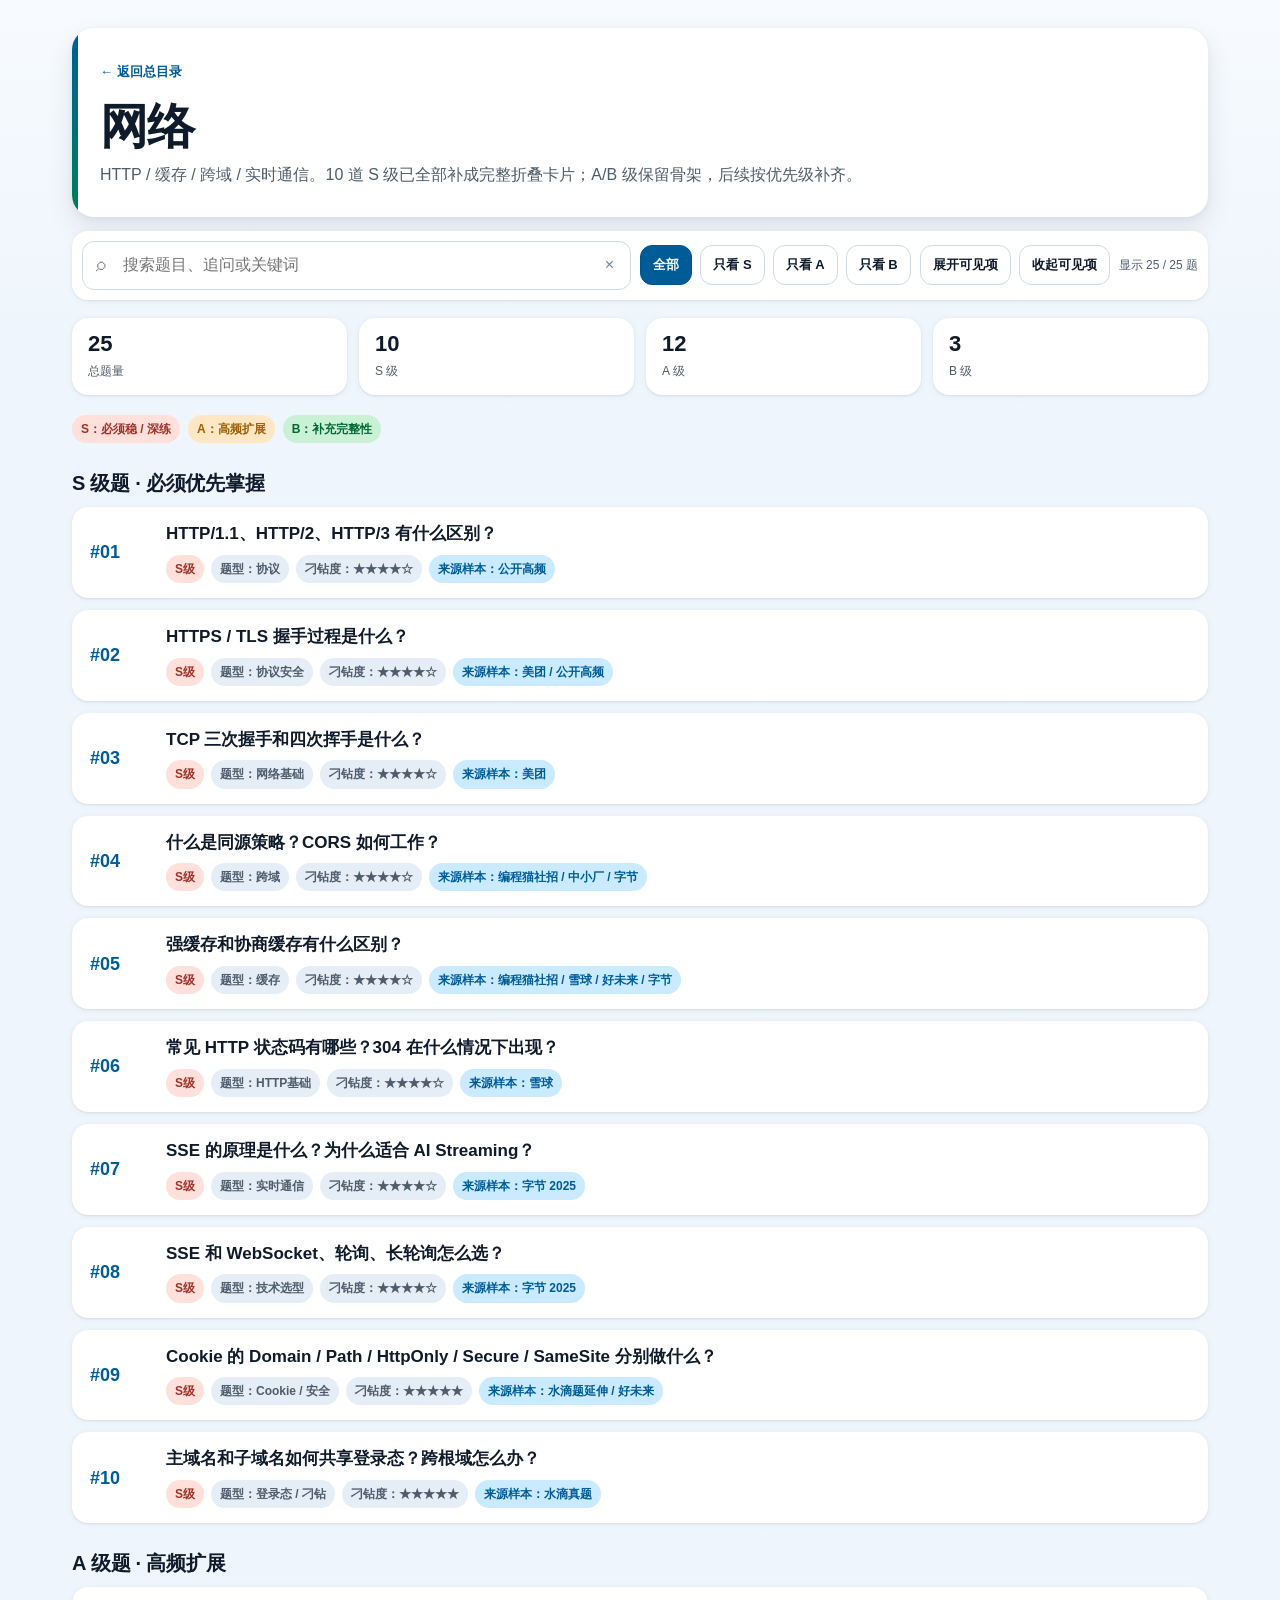
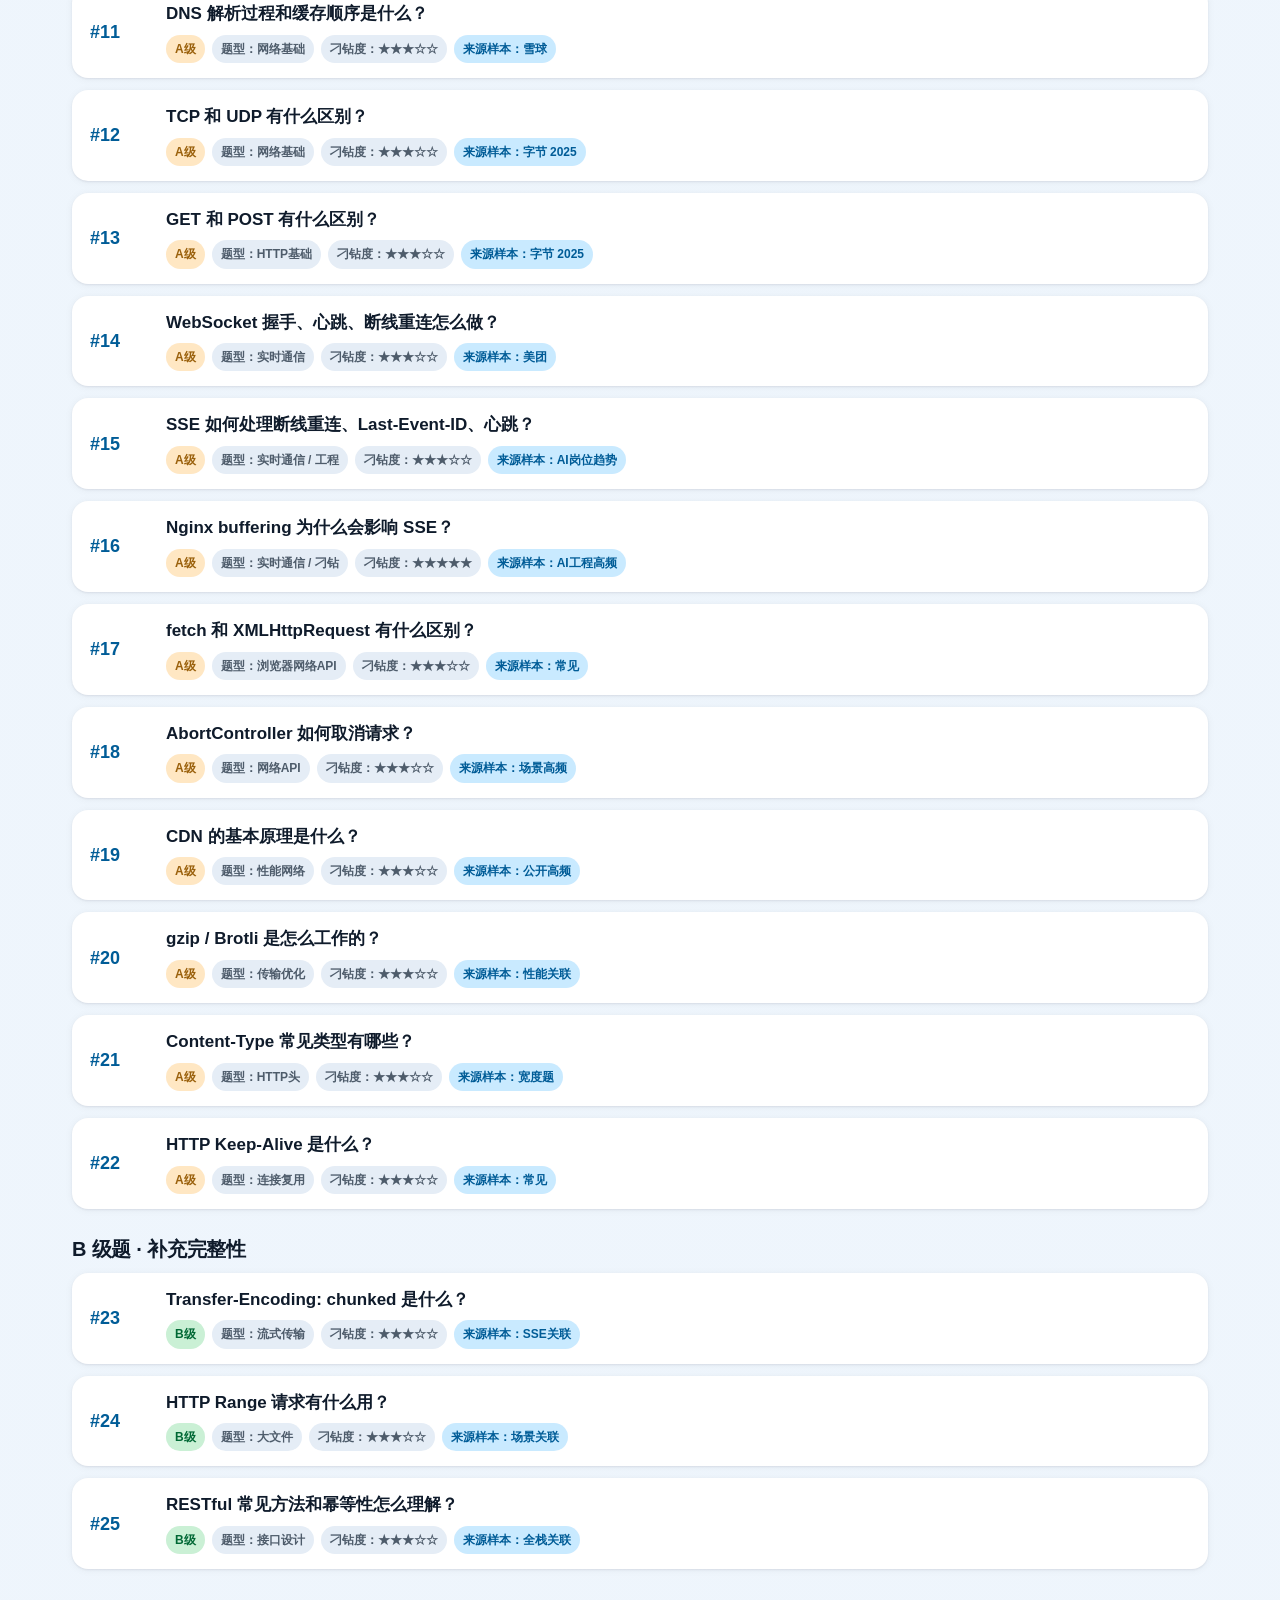
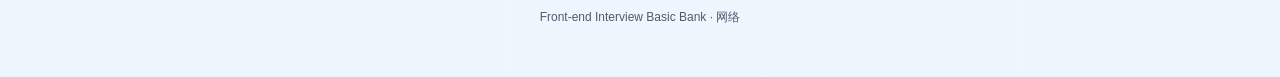
<file: network.html>
<html lang="zh-CN"><head><meta charset="utf-8"/><meta content="width=device-width,initial-scale=1" name="viewport"/><title>网络｜前端基础题库</title><link rel="stylesheet" href="assets/basic.css"></head>
<body class="bank-page">
<a class="skip-link" href="#main-content">跳到主要内容</a><div id="main-content" class="page">
<header class="hero"><a class="back" href="index.html">← 返回总目录</a><h1>网络</h1><p>HTTP / 缓存 / 跨域 / 实时通信。10 道 S 级已全部补成完整折叠卡片；A/B 级保留骨架，后续按优先级补齐。</p>
<div class="toolbar"><button class="btn" data-action="filter-grade" data-filter-grade="ALL" aria-pressed="true">全部</button><button class="btn" data-action="filter-grade" data-filter-grade="S" aria-pressed="false">只看 S</button><button class="btn" data-action="filter-grade" data-filter-grade="A" aria-pressed="false">只看 A</button><button class="btn" data-action="filter-grade" data-filter-grade="B" aria-pressed="false">只看 B</button><button class="btn" data-action="expand-visible">展开可见项</button><button class="btn" data-action="collapse-visible">收起可见项</button></div></header>
<section class="summary"><div><strong>25</strong><span>总题量</span></div><div><strong>10</strong><span>S 级</span></div><div><strong>12</strong><span>A 级</span></div><div><strong>3</strong><span>B 级</span></div></section>
<div class="legend"><span class="pill s">S：必须稳 / 深练</span><span class="pill a">A：高频扩展</span><span class="pill b">B：补充完整性</span></div>
<h2 class="section">S 级题 · 必须优先掌握</h2>
<article class="question-card" data-grade="S">
<div class="head" data-action="toggle-card" role="button" tabindex="0" aria-expanded="false">
<div class="rank">#01</div>
<div>
<div class="title">HTTP/1.1、HTTP/2、HTTP/3 有什么区别？</div>
<div class="meta">
<span class="tag s">S级</span>
<span class="tag">题型：协议</span>
<span class="tag">刁钻度：★★★★☆</span>
<span class="tag source">来源样本：公开高频</span>
</div>
</div>
</div>
<div class="body"><div class="note"><strong>训练目标：</strong>30 秒结论 + 90 秒展开 + 2～3 层追问</div><details><summary>题目主要考察点和方向概述</summary><div class="detail-content"><div class="outline"><div class="outline-item"><strong>1.</strong> HTTP 语义基本延续，主要变化在传输与连接层效率。</div><div class="outline-item"><strong>2.</strong> HTTP/1.1：持久连接，但单连接请求响应复用能力有限，浏览器常开多连接。</div><div class="outline-item"><strong>3.</strong> HTTP/2：二进制分帧、多路复用、HPACK 头压缩，但仍跑在 TCP 上。</div><div class="outline-item"><strong>4.</strong> HTTP/3：HTTP over QUIC（通常基于 UDP），减少 TCP 层队头阻塞，TLS 1.3 与 QUIC 握手深度集成。</div></div></div></details><details><summary>标准答案</summary><div class="detail-content"><div class="answer">我会从连接模型、并发能力和队头阻塞三个角度比较。

HTTP/1.1 支持持久连接和流水线等机制，但浏览器实际仍经常通过多个 TCP 连接提高并发。一个 TCP 连接上的请求响应组织能力有限，而且 TCP 一旦丢包，后续字节都要等待重传。

HTTP/2 把 HTTP 消息拆成二进制 frame，在一个 TCP 连接里并发多个 stream，因此可以多路复用，并引入 HPACK 头部压缩等能力。它解决了 HTTP 层“必须一个请求响应完再处理下一个”的很多问题，但底层仍是 TCP：只要 TCP 某个包丢失，同一连接上的多个 HTTP/2 stream 都可能等待，这就是 TCP 层的队头阻塞。

HTTP/3 把 HTTP 语义放到 QUIC 上。QUIC 通常基于 UDP，在用户态实现可靠传输，并且不同 stream 可以独立处理丢包，因此一个 stream 丢包不必阻塞其他 stream。QUIC 还把 TLS 1.3 集成到握手流程里，连接建立和迁移能力也更适合现代移动网络。

所以不要简单说“HTTP/3 就是 UDP 更快”，更准确是 QUIC 在 UDP 之上重新实现了可靠传输、多 stream、加密和拥塞控制。</div></div></details><details><summary>答案整体解析</summary><div class="detail-content"><div class="analysis">高级前端回答这题的关键不是背版本号，而是解释“为什么演进”：并发、头部开销、队头阻塞、握手与网络切换。</div></div></details><details><summary>高频追问 + 答案</summary><div class="detail-content"><div class="qa"><strong>追问 1：HTTP/2 已经多路复用了，为什么还需要 HTTP/3？</strong><div>HTTP/2 的多个 stream 仍共享同一个 TCP 字节流，TCP 丢包会让后续数据等待；QUIC 能把 stream 的丢包恢复彼此隔离。</div></div><div class="qa"><strong>追问 2：HTTP/2 的 Server Push 现在还值得重点讲吗？</strong><div>了解即可。浏览器实践中它并没有成为主流优化手段，现代浏览器更多依赖 preload、103 Early Hints 等机制。</div></div><div class="qa"><strong>追问 3：HTTP/3 基于 UDP，是不是不可靠？</strong><div>不是。UDP 本身不保证可靠，但 QUIC 在 UDP 之上实现可靠传输、重传、拥塞控制和流管理。</div></div><div class="qa"><strong>追问 4：HTTP/2 会改变 GET/POST/状态码这些 HTTP 语义吗？</strong><div>不会。HTTP/2 主要改变 framing 和传输方式，HTTP 的方法、状态码、URI 等语义仍然保留。</div></div></div></details><details><summary>失分点 / 易错点</summary><div class="detail-content"><div class="loss">常见失分：把 HTTP/2 的“多路复用”误说成彻底消除了所有队头阻塞。</div></div></details><details><summary>记忆钩子</summary><div class="detail-content"><div class="memory">H1 多连接；H2 单 TCP 多 stream；H3 QUIC 多 stream，减少 TCP 队头阻塞。</div></div></details><details><summary>前置知识 / 关联知识</summary><div class="detail-content"><div class="deps">前置：TCP/UDP、TLS、HTTP消息。关联：资源并发、CDN、性能优化。</div></div></details></div>
</article>
<article class="question-card" data-grade="S">
<div class="head" data-action="toggle-card" role="button" tabindex="0" aria-expanded="false">
<div class="rank">#02</div>
<div>
<div class="title">HTTPS / TLS 握手过程是什么？</div>
<div class="meta">
<span class="tag s">S级</span>
<span class="tag">题型：协议安全</span>
<span class="tag">刁钻度：★★★★☆</span>
<span class="tag source">来源样本：美团 / 公开高频</span>
</div>
</div>
</div>
<div class="body"><div class="note"><strong>训练目标：</strong>30 秒结论 + 90 秒展开 + 2～3 层追问</div><details><summary>题目主要考察点和方向概述</summary><div class="detail-content"><div class="outline"><div class="outline-item"><strong>1.</strong> HTTPS = HTTP over TLS，TLS 提供身份认证、机密性、完整性。</div><div class="outline-item"><strong>2.</strong> TLS 1.3 主线：ClientHello → ServerHello/证书/握手材料 → 客户端验证证书 → 双方派生会话密钥 → Finished → 加密应用数据。</div><div class="outline-item"><strong>3.</strong> 证书验证核心：域名、有效期、签名链、受信任 CA 等。</div><div class="outline-item"><strong>4.</strong> 对称加密传数据；非对称/密钥交换主要用于认证和安全协商密钥。</div></div></div></details><details><summary>标准答案</summary><div class="detail-content"><div class="answer">HTTPS 可以理解为 HTTP 跑在 TLS 加密通道上。TLS 主要解决三件事：确认你连接的是目标服务器、保证数据不被旁观者直接读取、并检测传输内容是否被篡改。

以现代 TLS 1.3 的思路看，客户端先发 ClientHello，里面包含支持的 TLS 参数和密钥协商材料；服务器返回 ServerHello，并发送证书和相应握手数据。

客户端会验证证书链是否可信、域名是否匹配、证书是否有效等。双方通过密钥交换材料推导出对称会话密钥，并通过 Finished 消息确认握手未被篡改。之后 HTTP 数据就使用协商出的对称密钥进行加密传输。

为什么不直接一直用非对称加密传业务数据？因为对称加密效率高得多，所以 TLS 的思路是利用证书/公钥体系完成身份认证与密钥协商，再用对称密钥加密大量应用数据。

如果使用连接恢复、TLS 1.3、QUIC 等，实际往返次数还可以进一步减少。</div></div></details><details><summary>答案整体解析</summary><div class="detail-content"><div class="analysis">面试里不要再背老式“客户端生成随机对称密钥，用服务器 RSA 公钥直接加密”的单一流程。现代 TLS 普遍使用临时 Diffie-Hellman 类密钥交换并追求前向保密。</div></div></details><details><summary>高频追问 + 答案</summary><div class="detail-content"><div class="qa"><strong>追问 1：HTTPS 能完全防止中间人攻击吗？</strong><div>正常证书校验和可信 CA 体系能显著防御中间人，但如果用户设备信任了恶意根证书、终端被攻陷等，仍有风险。</div></div><div class="qa"><strong>追问 2：证书里最关键验证什么？</strong><div>证书链签名、目标域名匹配、有效期、用途以及是否由受信任根建立信任链等。</div></div><div class="qa"><strong>追问 3：为什么业务数据主要用对称加密？</strong><div>速度快、计算成本低，适合大量数据；非对称密码学更适合认证和密钥协商。</div></div><div class="qa"><strong>追问 4：TLS 1.3 为什么比旧版本握手更快？</strong><div>协议精简了握手流程，并把现代密钥交换整合得更紧凑；恢复连接时还可进一步减少往返。</div></div></div></details><details><summary>失分点 / 易错点</summary><div class="detail-content"><div class="loss">常见失分：把 HTTPS 简化成“RSA 公钥加密所有数据”，已经不准确。</div></div></details><details><summary>记忆钩子</summary><div class="detail-content"><div class="memory">TLS：先认证 + 协商密钥，再用对称密钥跑 HTTP。</div></div></details><details><summary>前置知识 / 关联知识</summary><div class="detail-content"><div class="deps">前置：对称/非对称加密、证书、TCP。关联：HTTP/3、HSTS、证书校验。</div></div></details></div>
</article>
<article class="question-card" data-grade="S">
<div class="head" data-action="toggle-card" role="button" tabindex="0" aria-expanded="false">
<div class="rank">#03</div>
<div>
<div class="title">TCP 三次握手和四次挥手是什么？</div>
<div class="meta">
<span class="tag s">S级</span>
<span class="tag">题型：网络基础</span>
<span class="tag">刁钻度：★★★★☆</span>
<span class="tag source">来源样本：美团</span>
</div>
</div>
</div>
<div class="body"><div class="note"><strong>训练目标：</strong>30 秒结论 + 90 秒展开 + 2～3 层追问</div><details><summary>题目主要考察点和方向概述</summary><div class="detail-content"><div class="outline"><div class="outline-item"><strong>1.</strong> 三次握手目标：确认双向收发能力并同步初始序列号。</div><div class="outline-item"><strong>2.</strong> 典型：SYN → SYN+ACK → ACK。</div><div class="outline-item"><strong>3.</strong> 关闭时 TCP 全双工两个方向分别关闭，因此常见 FIN/ACK + FIN/ACK 四段。</div><div class="outline-item"><strong>4.</strong> 继续追问 TIME_WAIT、为什么不是两次、为什么常见四次。</div></div></div></details><details><summary>标准答案</summary><div class="detail-content"><div class="answer">TCP 三次握手的核心不是背 SYN，而是建立一个双方都确认可用的双向可靠连接，并同步初始序列号。

第一步客户端发 SYN，请求建立连接并带自己的初始序列号；第二步服务器收到后返回 SYN + ACK，既确认客户端，也发送自己的初始序列号；第三步客户端再 ACK，服务器确认自己的 SYN 也被对方收到，连接进入可通信状态。

关闭时 TCP 是全双工的，两个方向可以分别关闭。主动关闭方发送 FIN；另一方 ACK 表示“我知道你不再发了”，但它自己可能还有数据没发完；等它也准备关闭时再发送自己的 FIN；主动方最后 ACK。所以典型描述是四次挥手。

实际抓包中 ACK 和 FIN 可能因时机合并，面试里理解“双向分别关闭”比机械背四个包更重要。</div></div></details><details><summary>答案整体解析</summary><div class="detail-content"><div class="analysis">这题属于网络底盘。高级前端不一定要求讲内核状态机，但至少要理解双向可靠性和 TIME_WAIT。</div></div></details><details><summary>高频追问 + 答案</summary><div class="detail-content"><div class="qa"><strong>追问 1：为什么握手不是两次？</strong><div>两次只能让客户端知道服务器收到自己的 SYN，但服务器还无法确认客户端是否收到了服务器自己的 SYN/初始序列号。第三次 ACK 完成双向确认。</div></div><div class="qa"><strong>追问 2：为什么关闭常见四次？</strong><div>收到对方 FIN 只代表对方不再发送；本端可能还要继续发送剩余数据，所以 ACK 和自己的 FIN 往往分开。</div></div><div class="qa"><strong>追问 3：TIME_WAIT 为什么存在？</strong><div>一方面确保最后 ACK 丢失时还能重发，另一方面让旧连接的延迟报文在网络中消失，避免影响同四元组的新连接。</div></div><div class="qa"><strong>追问 4：HTTP Keep-Alive 和 TCP Keepalive 是一回事吗？</strong><div>不是。HTTP Keep-Alive 是应用层连接复用概念；TCP keepalive 是传输层探测空闲连接是否仍存活的机制。</div></div></div></details><details><summary>失分点 / 易错点</summary><div class="detail-content"><div class="loss">常见失分：只会背 SYN/SYN-ACK/ACK，说不出为什么要三次。</div></div></details><details><summary>记忆钩子</summary><div class="detail-content"><div class="memory">握手：双方确认“你能收我、我也能收你”；挥手：双向分别关。</div></div></details><details><summary>前置知识 / 关联知识</summary><div class="detail-content"><div class="deps">前置：TCP可靠传输、序列号。关联：HTTP Keep-Alive、TLS握手。</div></div></details></div>
</article>
<article class="question-card" data-grade="S">
<div class="head" data-action="toggle-card" role="button" tabindex="0" aria-expanded="false">
<div class="rank">#04</div>
<div>
<div class="title">什么是同源策略？CORS 如何工作？</div>
<div class="meta">
<span class="tag s">S级</span>
<span class="tag">题型：跨域</span>
<span class="tag">刁钻度：★★★★☆</span>
<span class="tag source">来源样本：编程猫社招 / 中小厂 / 字节</span>
</div>
</div>
</div>
<div class="body"><div class="note"><strong>训练目标：</strong>30 秒结论 + 90 秒展开 + 2～3 层追问</div><details><summary>题目主要考察点和方向概述</summary><div class="detail-content"><div class="outline"><div class="outline-item"><strong>1.</strong> Origin = scheme + host + port；同源策略限制脚本读取跨源敏感数据。</div><div class="outline-item"><strong>2.</strong> CORS 是服务器通过响应头授权指定 origin 的浏览器跨源读取机制。</div><div class="outline-item"><strong>3.</strong> 简单请求可直接发；非简单请求通常先 OPTIONS preflight。</div><div class="outline-item"><strong>4.</strong> 带 credentials 时 ACAO 不能用 *，客户端和服务端都必须明确开启凭证。</div></div></div></details><details><summary>标准答案</summary><div class="detail-content"><div class="answer">同源策略是浏览器的重要安全边界。两个 URL 要协议、主机、端口都相同，才属于同源。它主要限制脚本跨源读取数据、操作别的源的 DOM/存储等，避免任意网站读取用户在其他站点的敏感内容。

CORS 是在同源策略之上，由目标服务器明确授权跨源访问的一套 HTTP 机制。浏览器发送请求时会带 Origin，服务器通过 Access-Control-Allow-Origin 等响应头告诉浏览器这个源是否可以读取响应。

对于满足“简单请求”条件的请求，浏览器通常直接发送实际请求，然后根据 CORS 响应头决定是否把结果暴露给前端 JS。对于方法、Content-Type、请求头等超出简单范围的请求，浏览器会先发送 OPTIONS 预检，带 Access-Control-Request-Method / Headers；服务器允许后，浏览器才继续实际请求。

如果跨源请求要携带 Cookie 等 credentials，客户端需要显式设置 credentials: 'include' 等，服务端也要返回 Access-Control-Allow-Credentials: true，并且 Access-Control-Allow-Origin 不能写 *，必须是明确 origin。</div></div></details><details><summary>答案整体解析</summary><div class="detail-content"><div class="analysis">CORS 不是“后端允许跨域就没有同源策略”，而是浏览器仍执行同源策略，只是服务器通过标准响应头授权了例外。</div></div></details><details><summary>高频追问 + 答案</summary><div class="detail-content"><div class="qa"><strong>追问 1：哪些请求容易触发预检？</strong><div>例如 PUT/DELETE，或 POST 使用 application/json、自定义请求头等不满足 CORS-safelisted 条件的请求。</div></div><div class="qa"><strong>追问 2：预检 OPTIONS 会带业务 Cookie 吗？</strong><div>规范上 CORS preflight 本身不包含 credentials；服务端在预检响应中表明是否允许后续实际请求带凭证。</div></div><div class="qa"><strong>追问 3：前端能不能用 mode:no-cors 解决跨域读取？</strong><div>不能。得到的是 opaque response，JS 不能正常读取响应内容；它不是绕过同源策略。</div></div><div class="qa"><strong>追问 4：带 Cookie 时为什么 ACAO 不能用 *？</strong><div>凭证请求涉及用户身份，必须明确授权具体 origin，避免任意站点读取带用户身份的敏感响应。</div></div></div></details><details><summary>失分点 / 易错点</summary><div class="detail-content"><div class="loss">常见失分：把 CORS 说成“服务器阻止请求”。很多情况下请求已经发出，浏览器只是阻止前端读取响应。</div></div></details><details><summary>记忆钩子</summary><div class="detail-content"><div class="memory">同源 = 协议+主机+端口；CORS = 服务器给浏览器一张“可读许可”。</div></div></details><details><summary>前置知识 / 关联知识</summary><div class="detail-content"><div class="deps">前置：Origin、HTTP头。关联：Cookie、CSRF、fetch credentials。</div></div></details></div>
</article>
<article class="question-card" data-grade="S">
<div class="head" data-action="toggle-card" role="button" tabindex="0" aria-expanded="false">
<div class="rank">#05</div>
<div>
<div class="title">强缓存和协商缓存有什么区别？</div>
<div class="meta">
<span class="tag s">S级</span>
<span class="tag">题型：缓存</span>
<span class="tag">刁钻度：★★★★☆</span>
<span class="tag source">来源样本：编程猫社招 / 雪球 / 好未来 / 字节</span>
</div>
</div>
</div>
<div class="body"><div class="note"><strong>训练目标：</strong>30 秒结论 + 90 秒展开 + 2～3 层追问</div><details><summary>题目主要考察点和方向概述</summary><div class="detail-content"><div class="outline"><div class="outline-item"><strong>1.</strong> 强缓存：资源仍 fresh 时直接复用，无需向源站验证；核心 Cache-Control max-age/s-maxage/immutable 等。</div><div class="outline-item"><strong>2.</strong> 协商/重新验证：缓存存在但需要验证，使用 ETag/If-None-Match 或 Last-Modified/If-Modified-Since。</div><div class="outline-item"><strong>3.</strong> 未变化 → 304，无响应 body；变化 → 200 + 新资源。</div><div class="outline-item"><strong>4.</strong> no-cache = 可以存但每次需验证；no-store = 不应存储。</div></div></div></details><details><summary>标准答案</summary><div class="detail-content"><div class="answer">浏览器 HTTP 缓存我会先分为“直接使用 fresh 缓存”和“重新验证缓存”。

强缓存通常指缓存仍在 freshness lifetime 内，浏览器直接使用本地响应，不需要为了验证资源是否变化而向源服务器发请求。现代控制主要看 Cache-Control，比如 max-age；Expires 是较老的绝对时间机制。

当缓存已经 stale，或者响应要求每次验证，就会进入重新验证。服务器可返回 ETag，客户端下次带 If-None-Match；也可以用 Last-Modified / If-Modified-Since。如果资源没变化，服务器返回 304 Not Modified，浏览器继续使用已有缓存实体；变化则返回新的 200 响应。

一个很容易答错的点是 no-cache：它不是“不缓存”，而是允许存，但使用前要重新验证。真正要求不存储的是 no-store。

工程上带 hash 的静态资源通常可以设置长缓存，而 HTML 往往需要更谨慎，避免用户长期拿到旧入口文件。</div></div></details><details><summary>答案整体解析</summary><div class="detail-content"><div class="analysis">缓存题不要只背“强缓存 200 from memory，协商缓存 304”。真正关键是 freshness 和 revalidation 两种状态。</div></div></details><details><summary>高频追问 + 答案</summary><div class="detail-content"><div class="qa"><strong>追问 1：ETag 和 Last-Modified 同时存在时优先谁？</strong><div>重新验证时 If-None-Match/ETag 通常更精确，并在两者都存在时优先作为验证器。</div></div><div class="qa"><strong>追问 2：no-cache 和 no-store 区别？</strong><div>no-cache 可以缓存，但每次使用前必须重新验证；no-store 表示不应存储该响应。</div></div><div class="qa"><strong>追问 3：为什么 contenthash 资源适合一年长缓存？</strong><div>文件内容改变时 URL/hash 也改变；旧 URL 内容不可变，可以安全长期缓存，新版本通过新 URL 获取。</div></div><div class="qa"><strong>追问 4：304 有没有响应体？</strong><div>304 用于告诉客户端资源未修改，通常不传输完整实体 body，从而节省带宽。</div></div></div></details><details><summary>失分点 / 易错点</summary><div class="detail-content"><div class="loss">常见失分：把 no-cache 说成“完全不缓存”，或只记 304 不理解 ETag 验证链路。</div></div></details><details><summary>记忆钩子</summary><div class="detail-content"><div class="memory">fresh 直接用；stale 去验证；304 继续用旧 body。no-cache ≠ no-store。</div></div></details><details><summary>前置知识 / 关联知识</summary><div class="detail-content"><div class="deps">前置：HTTP头、资源版本。关联：contenthash、CDN、Webpack缓存策略。</div></div></details></div>
</article>
<article class="question-card" data-grade="S">
<div class="head" data-action="toggle-card" role="button" tabindex="0" aria-expanded="false">
<div class="rank">#06</div>
<div>
<div class="title">常见 HTTP 状态码有哪些？304 在什么情况下出现？</div>
<div class="meta">
<span class="tag s">S级</span>
<span class="tag">题型：HTTP基础</span>
<span class="tag">刁钻度：★★★★☆</span>
<span class="tag source">来源样本：雪球</span>
</div>
</div>
</div>
<div class="body"><div class="note"><strong>训练目标：</strong>30 秒结论 + 90 秒展开 + 2～3 层追问</div><details><summary>题目主要考察点和方向概述</summary><div class="detail-content"><div class="outline"><div class="outline-item"><strong>1.</strong> 1xx 信息；2xx 成功；3xx 重定向/缓存；4xx 客户端语义；5xx 服务端语义。</div><div class="outline-item"><strong>2.</strong> 高频：200/201/204、301/302/304、400/401/403/404/409/429、500/502/503/504。</div><div class="outline-item"><strong>3.</strong> 304 与条件请求/缓存重新验证相关，不表示普通请求成功返回了一份完整资源。</div></div></div></details><details><summary>标准答案</summary><div class="detail-content"><div class="answer">状态码我一般按类别记，而不是零散背。

2xx 表示请求成功处理：200 最常见；201 常用于资源创建成功；204 表示成功但没有响应 body。

3xx 主要是重定向或缓存相关：301 永久重定向，302 常见临时重定向；304 Not Modified 用于条件请求/缓存重新验证，告诉客户端本地已有版本仍可继续使用。

4xx 表示请求侧或授权等问题：400 请求有误；401 表示缺少有效身份认证；403 表示服务器理解请求但拒绝授权；404 未找到；409 冲突；429 请求过多。

5xx 表示服务端或网关处理失败：500 服务内部错误；502 Bad Gateway；503 Service Unavailable；504 Gateway Timeout。

304 一般发生在客户端已有缓存并发起条件请求时，例如带 If-None-Match，对应 ETag 没变，服务器返回 304 而不是重新传整个资源。</div></div></details><details><summary>答案整体解析</summary><div class="detail-content"><div class="analysis">高级前端要避免 401/403 概念混淆：401 更接近“未通过身份认证”，403 更接近“已理解身份/请求但无权限”。</div></div></details><details><summary>高频追问 + 答案</summary><div class="detail-content"><div class="qa"><strong>追问 1：301 和 302 对 SEO/浏览器缓存有什么差异？</strong><div>301 表达永久迁移，客户端和搜索引擎可更积极记住；302 表达临时。真实行为还受缓存头等影响。</div></div><div class="qa"><strong>追问 2：401 和 403 怎么区分？</strong><div>401 侧重缺少/无效认证凭据；403 侧重服务器拒绝授权，即使身份明确也不允许。</div></div><div class="qa"><strong>追问 3：502 和 504 怎么区分？</strong><div>502 是网关/代理从上游拿到了无效响应；504 是网关等待上游超时。</div></div><div class="qa"><strong>追问 4：429 前端应该怎么处理？</strong><div>应尊重 Retry-After 等服务端信息，做退避重试、提示和请求节流，而不是立即无限重发。</div></div></div></details><details><summary>失分点 / 易错点</summary><div class="detail-content"><div class="loss">常见失分：只会 200/404/500；或把 401/403、502/504 说反。</div></div></details><details><summary>记忆钩子</summary><div class="detail-content"><div class="memory">2 成功；3 转向/缓存；4 请求/权限；5 服务端。304 = 缓存验证没变化。</div></div></details><details><summary>前置知识 / 关联知识</summary><div class="detail-content"><div class="deps">前置：HTTP请求响应。关联：缓存、鉴权、网关。</div></div></details></div>
</article>
<article class="question-card" data-grade="S">
<div class="head" data-action="toggle-card" role="button" tabindex="0" aria-expanded="false">
<div class="rank">#07</div>
<div>
<div class="title">SSE 的原理是什么？为什么适合 AI Streaming？</div>
<div class="meta">
<span class="tag s">S级</span>
<span class="tag">题型：实时通信</span>
<span class="tag">刁钻度：★★★★☆</span>
<span class="tag source">来源样本：字节 2025</span>
</div>
</div>
</div>
<div class="body"><div class="note"><strong>训练目标：</strong>30 秒结论 + 90 秒展开 + 2～3 层追问</div><details><summary>题目主要考察点和方向概述</summary><div class="detail-content"><div class="outline"><div class="outline-item"><strong>1.</strong> SSE = 服务器通过一个长时间保持的 HTTP 响应，持续推送 text/event-stream 文本事件。</div><div class="outline-item"><strong>2.</strong> 事件字段：data / event / id / retry；浏览器 EventSource 支持自动重连。</div><div class="outline-item"><strong>3.</strong> 单向 server→client，协议简单、天然文本流，适合 token/event 持续输出。</div><div class="outline-item"><strong>4.</strong> 原生 EventSource 主要是 GET，不能像 fetch 一样随意带自定义 headers/body；AI POST streaming 常用 fetch + ReadableStream 解析 SSE 风格数据。</div></div></div></details><details><summary>标准答案</summary><div class="detail-content"><div class="answer">SSE（Server-Sent Events）的核心是：客户端发起一个 HTTP 请求，服务器返回 Content-Type: text/event-stream，并保持这个响应不结束，后续持续往同一个响应流里写入事件。

事件通常按文本格式发送，常见字段有 data、event、id、retry。浏览器原生 EventSource 会解析这些事件，并在连接意外断开时自动尝试重连；id 还能帮助记录最后一个事件标识。

它很适合 AI Streaming，主要因为 AI 文本生成天然是“服务器持续向客户端单向输出 token / chunk / tool event”，并不要求像实时游戏那样客户端和服务端都高频双向发消息。SSE 建立在 HTTP 语义上，经过普通网关、鉴权、日志体系也比较自然，前端解析文本流也简单。

但要区分“SSE 协议格式”和“原生 EventSource API”。EventSource 更适合 GET 类型订阅，而且自定义请求头和请求 body 能力有限。很多 AI Chat 接口需要 POST 用户 prompt、Authorization header，因此实际常用 fetch 发 POST，再通过 response.body 的 ReadableStream 逐块解析 text/event-stream 或类似事件格式，而不是直接 new EventSource。</div></div></details><details><summary>答案整体解析</summary><div class="detail-content"><div class="analysis">这题是你 AI 岗位的重要交叉题。不要把 SSE 等同于 EventSource：SSE 是服务端事件流格式/机制，EventSource 是浏览器原生消费 API。</div></div></details><details><summary>高频追问 + 答案</summary><div class="detail-content"><div class="qa"><strong>追问 1：SSE 为什么需要心跳？</strong><div>代理/NAT/负载均衡可能把长时间无数据的连接视为空闲并关闭；周期性注释行或轻量事件可维持活性并帮助检测断线。</div></div><div class="qa"><strong>追问 2：id 和 Last-Event-ID 有什么用？</strong><div>服务端发送 id 后，EventSource 记录最后事件 ID；自动重连时可把 Last-Event-ID 带回，服务端据此决定是否续传。实际业务还需自己保证事件可重放/幂等。</div></div><div class="qa"><strong>追问 3：AI 流为什么常不用原生 EventSource？</strong><div>聊天一般需要 POST body、Bearer token、自定义 headers，并希望自行控制 AbortController，因此 fetch + ReadableStream 更灵活。</div></div><div class="qa"><strong>追问 4：SSE 消息边界怎么解析？</strong><div>SSE 以行为单位，事件通常以空行分隔；网络 chunk 边界不等于消息边界，前端必须保留半包并按协议分隔符组装。</div></div></div></details><details><summary>失分点 / 易错点</summary><div class="detail-content"><div class="loss">常见失分：只回答“后端一直推数据”，没说 text/event-stream、事件格式、重连和半包。</div></div></details><details><summary>记忆钩子</summary><div class="detail-content"><div class="memory">SSE = 一条 HTTP 长响应持续 server→client；AI POST 常用 fetch 读事件流。</div></div></details><details><summary>前置知识 / 关联知识</summary><div class="detail-content"><div class="deps">前置：HTTP streaming、ReadableStream。关联：EventSource、AbortController、AI Chat、Nginx buffering。</div></div></details></div>
</article>
<article class="question-card" data-grade="S">
<div class="head" data-action="toggle-card" role="button" tabindex="0" aria-expanded="false">
<div class="rank">#08</div>
<div>
<div class="title">SSE 和 WebSocket、轮询、长轮询怎么选？</div>
<div class="meta">
<span class="tag s">S级</span>
<span class="tag">题型：技术选型</span>
<span class="tag">刁钻度：★★★★☆</span>
<span class="tag source">来源样本：字节 2025</span>
</div>
</div>
</div>
<div class="body"><div class="note"><strong>训练目标：</strong>30 秒结论 + 90 秒展开 + 2～3 层追问</div><details><summary>题目主要考察点和方向概述</summary><div class="detail-content"><div class="outline"><div class="outline-item"><strong>1.</strong> 轮询：客户端固定间隔请求；简单但空请求和延迟明显。</div><div class="outline-item"><strong>2.</strong> 长轮询：请求挂起到有数据/超时，返回后再发；兼容 HTTP 但维护成本高。</div><div class="outline-item"><strong>3.</strong> SSE：HTTP 单向流 server→client，自带事件/重连语义，适合通知和 AI 流。</div><div class="outline-item"><strong>4.</strong> WebSocket：升级为持久全双工消息通道，适合实时协作、游戏、IM 等高频双向通信。</div></div></div></details><details><summary>标准答案</summary><div class="detail-content"><div class="answer">这几种方案我不会按“谁高级”来选，而是先看通信方向、实时性、频率和基础设施。

普通轮询最简单：客户端每隔几秒请求一次。优点是实现和兼容最简单；缺点是大量请求可能拿不到新数据，浪费资源，而且实时性受轮询间隔限制。

长轮询是在服务端暂时不返回，等到有数据或超时再响应，客户端收到后立刻再发下一次。比固定轮询实时，但服务端需要维护更多挂起请求。

SSE 是单向流式 server→client，仍然使用 HTTP，支持文本事件、event/id/retry 和自动重连语义，非常适合消息通知、任务进度、日志、AI token 流等“客户端发一次请求，服务端持续返回”的场景。

WebSocket 则提供持久的全双工消息通道，客户端和服务器都能主动频繁发送消息，因此 IM、实时协作、游戏、行情等强双向场景更合适。但它的连接管理、心跳、断线恢复、网关配置和协议治理通常也更复杂。

所以 AI Chat 的 token 输出我通常优先 SSE/HTTP streaming；多人协同编辑、实时游戏这类则更偏 WebSocket。</div></div></details><details><summary>答案整体解析</summary><div class="detail-content"><div class="analysis">技术选型的核心不是“WebSocket 双向、SSE 单向”一句话，而是结合请求模型、基础设施和可靠性治理。</div></div></details><details><summary>高频追问 + 答案</summary><div class="detail-content"><div class="qa"><strong>追问 1：SSE 能客户端发消息吗？</strong><div>SSE 通道本身是 server→client。客户端需要发消息时仍可用普通 fetch/POST，形成“HTTP 请求 + SSE 响应流”的组合。</div></div><div class="qa"><strong>追问 2：WebSocket 一定延迟更低吗？</strong><div>在高频双向小消息场景通常更适合，但实际延迟取决于网络、服务架构、消息处理等，不能只看协议名字。</div></div><div class="qa"><strong>追问 3：什么时候轮询反而更合理？</strong><div>数据更新很低频、实时性要求不高、系统简单且连接资源有限时，轮询可能是最经济的方案。</div></div><div class="qa"><strong>追问 4：SSE 能传二进制吗？</strong><div>标准 SSE 是 UTF-8 文本事件；二进制通常需编码为文本，若大量二进制实时传输更适合其他方案。</div></div></div></details><details><summary>失分点 / 易错点</summary><div class="detail-content"><div class="loss">常见失分：选型只说“WebSocket 双向，所以更强”，没有结合成本和场景。</div></div></details><details><summary>记忆钩子</summary><div class="detail-content"><div class="memory">低频简单轮询；单向持续 SSE；高频双向 WebSocket。</div></div></details><details><summary>前置知识 / 关联知识</summary><div class="detail-content"><div class="deps">前置：HTTP长连接。关联：AI Streaming、IM、实时协作。</div></div></details></div>
</article>
<article class="question-card" data-grade="S">
<div class="head" data-action="toggle-card" role="button" tabindex="0" aria-expanded="false">
<div class="rank">#09</div>
<div>
<div class="title">Cookie 的 Domain / Path / HttpOnly / Secure / SameSite 分别做什么？</div>
<div class="meta">
<span class="tag s">S级</span>
<span class="tag">题型：Cookie / 安全</span>
<span class="tag">刁钻度：★★★★★</span>
<span class="tag source">来源样本：水滴题延伸 / 好未来</span>
</div>
</div>
</div>
<div class="body"><div class="note"><strong>训练目标：</strong>30 秒结论 + 90 秒展开 + 2～3 层追问</div><details><summary>题目主要考察点和方向概述</summary><div class="detail-content"><div class="outline"><div class="outline-item"><strong>1.</strong> Domain：决定可发送到哪些 host；不设置时为 host-only cookie。</div><div class="outline-item"><strong>2.</strong> Path：按 URL path 控制哪些请求携带，不是安全边界。</div><div class="outline-item"><strong>3.</strong> HttpOnly：禁止 document.cookie 读取，降低凭证被 XSS 直接窃取风险。</div><div class="outline-item"><strong>4.</strong> Secure：仅通过 HTTPS 发送（localhost 有特殊处理）。</div><div class="outline-item"><strong>5.</strong> SameSite：控制跨站请求是否携带 Cookie；Strict/Lax/None，None 必须配 Secure。</div></div></div></details><details><summary>标准答案</summary><div class="detail-content"><div class="answer">Cookie 的几个属性我一般按“作用域 + 安全”来记。

Domain 决定 Cookie 可以发送给哪些 host。如果不设置 Domain，通常是 host-only cookie，只发给设置它的具体 host；如果服务端合法设置 Domain=example.com，那么符合规则的 example.com 及其子域请求都可以携带它。现在前导点 .example.com 已经没有特殊语义，不需要靠这个点理解规则。

Path 决定只有哪些 URL path 会携带 Cookie，例如 Path=/api。它主要是发送范围控制，不应该把它当成真正的安全隔离。

HttpOnly 表示前端 JavaScript 不能通过 document.cookie 读取该 Cookie，因此对 session id 这类认证凭证很重要，可以降低 XSS 后直接窃取凭证的风险，但它并不能阻止 XSS 代表用户发请求。

Secure 表示 Cookie 仅在安全的 HTTPS 通道下发送。

SameSite 控制 Cookie 在跨站请求中的发送：Strict 最严格；Lax 允许一部分顶级导航等场景；None 表示允许跨站发送，但现代浏览器要求同时设置 Secure。它能缓解一部分 CSRF 风险。</div></div></details><details><summary>答案整体解析</summary><div class="detail-content"><div class="analysis">这里要特别区分 same-origin 和 same-site。Cookie 的 SameSite 是“site”概念，不等同于 origin；不同子域往往 cross-origin，但可能仍属于 same-site。</div></div></details><details><summary>高频追问 + 答案</summary><div class="detail-content"><div class="qa"><strong>追问 1：Domain=.example.com 和 Domain=example.com 有区别吗？</strong><div>现代规范中前导点会被忽略，核心是 Domain=example.com 的作用域语义。</div></div><div class="qa"><strong>追问 2：HttpOnly 能防 XSS 吗？</strong><div>不能消灭 XSS，只是阻止 JS 直接读取 Cookie。恶意脚本仍可能以用户身份调用站内接口，所以仍要修复 XSS。</div></div><div class="qa"><strong>追问 3：SameSite=None 为什么必须 Secure？</strong><div>因为允许跨站发送的 Cookie 风险更高，现代浏览器要求其只能在安全 HTTPS 上传输。</div></div><div class="qa"><strong>追问 4：Path 能不能防止同站其他页面读取 Cookie？</strong><div>不要把 Path 当安全机制。它主要控制请求发送范围，不提供可靠的授权隔离。</div></div></div></details><details><summary>失分点 / 易错点</summary><div class="detail-content"><div class="loss">常见失分：把 HttpOnly 说成“浏览器不发送”；实际上是 JS 读不到，HTTP 请求仍会按规则携带。</div></div></details><details><summary>记忆钩子</summary><div class="detail-content"><div class="memory">Domain/Path 管“发到哪”；HttpOnly/Secure/SameSite 管“怎么更安全地发”。</div></div></details><details><summary>前置知识 / 关联知识</summary><div class="detail-content"><div class="deps">前置：Cookie请求机制。关联：XSS、CSRF、同站/同源、SSO。</div></div></details></div>
</article>
<article class="question-card" data-grade="S">
<div class="head" data-action="toggle-card" role="button" tabindex="0" aria-expanded="false">
<div class="rank">#10</div>
<div>
<div class="title">主域名和子域名如何共享登录态？跨根域怎么办？</div>
<div class="meta">
<span class="tag s">S级</span>
<span class="tag">题型：登录态 / 刁钻</span>
<span class="tag">刁钻度：★★★★★</span>
<span class="tag source">来源样本：水滴真题</span>
</div>
</div>
</div>
<div class="body"><div class="note"><strong>训练目标：</strong>30 秒结论 + 90 秒展开 + 2～3 层追问</div><details><summary>题目主要考察点和方向概述</summary><div class="detail-content"><div class="outline"><div class="outline-item"><strong>1.</strong> 先判断：同一可注册根域下的子域，还是不同根域。</div><div class="outline-item"><strong>2.</strong> 同根域：服务端可设置父域 Domain Cookie，让多个子域请求携带同一认证 Cookie。</div><div class="outline-item"><strong>3.</strong> localStorage 不支持这种 Domain 机制；不同子域是不同 origin。</div><div class="outline-item"><strong>4.</strong> 跨根域：不能直接共享 Cookie，通常用统一身份提供方/认证中心，通过重定向 + code/ticket/OIDC/OAuth 等让各系统建立自己的会话。</div></div></div></details><details><summary>标准答案</summary><div class="detail-content"><div class="answer">我会先判断这两个系统是不是同一个根域下的子域。

例如 www.example.com 和 admin.example.com，如果希望共享一套基于 Cookie 的登录态，可以由服务端把认证 Cookie 的 Domain 设置为 example.com，并配置合适的 Path、Secure、HttpOnly、SameSite。这样符合 Domain 规则的子域请求就可以自动携带同一 Cookie。

这里不要用 localStorage 代替理解。www.example.com 和 admin.example.com 是不同 origin，localStorage 默认不能像 Cookie 一样通过 Domain 配置直接共享。

如果是 a.com 和 b.com 这种完全不同的根域，浏览器不允许 a.com 给 b.com 设置或读取 Cookie，所以就不能直接共享登录 Cookie。通常采用 SSO：用户访问业务系统时跳到统一认证中心；认证中心确认登录后通过一次性 code/ticket 等方式把认证结果带回业务系统；业务系统在自己的域下建立自己的 session / Cookie。

因此一句话是：同根域子域优先看 Cookie Domain；跨根域进入真正的 SSO / 身份协议方案。</div></div></details><details><summary>答案整体解析</summary><div class="detail-content"><div class="analysis">这是水滴真实题。你当时直接回答 SSO 不算完全错，但题眼很可能先在 Cookie Domain。高级回答要先分“同根域 vs 跨根域”。</div></div></details><details><summary>高频追问 + 答案</summary><div class="detail-content"><div class="qa"><strong>追问 1：子域能给父域设置 Cookie 吗？</strong><div>只要 Domain 是当前 host 的合法父域，并符合浏览器规则，服务器响应可以设置相应父域 Cookie；不能设置到完全无关的域。</div></div><div class="qa"><strong>追问 2：同根域子域是不是同源？</strong><div>不是。www.example.com 和 admin.example.com host 不同，因此是不同 origin；但它们可以属于 same-site，这也是 Cookie 与 localStorage 行为不同的重要原因。</div></div><div class="qa"><strong>追问 3：跨根域 SSO 为什么常用 code/ticket，而不是把 token 放 URL 长期传？</strong><div>一次性短期凭证降低泄漏和重放风险，业务系统拿 code 后在后端安全换取会话/令牌，再建立自己域内 Cookie。</div></div><div class="qa"><strong>追问 4：iframe + postMessage 能不能做登录共享？</strong><div>可以作为某些身份流程的通信手段，但会受到第三方 Cookie、浏览器隐私策略和安全校验影响，现代 SSO 更应使用标准身份协议和明确的重定向/回调设计。</div></div></div></details><details><summary>失分点 / 易错点</summary><div class="detail-content"><div class="loss">你的真实失分：只答“SSO”，没有先回答同根域 Cookie Domain 机制。</div></div></details><details><summary>记忆钩子</summary><div class="detail-content"><div class="memory">同根域：Domain Cookie；跨根域：认证中心 + code/ticket → 各自建会话。</div></div></details><details><summary>前置知识 / 关联知识</summary><div class="detail-content"><div class="deps">前置：Cookie Domain、Origin。关联：OAuth/OIDC、SSO、SameSite。</div></div></details></div>
</article><h2 class="section">A 级题 · 高频扩展</h2>
<article class="question-card" data-grade="A">
<div class="head" data-action="toggle-card" role="button" tabindex="0" aria-expanded="false">
<div class="rank">#11</div>
<div>
<div class="title">DNS 解析过程和缓存顺序是什么？</div>
<div class="meta">
<span class="tag a">A级</span>
<span class="tag">题型：网络基础</span>
<span class="tag">刁钻度：★★★☆☆</span>
<span class="tag source">来源样本：雪球</span>
</div>
</div>
</div>
<div class="body">
<div class="note"><strong>训练目标：</strong>30～60 秒完整回答 + 常见追问</div>
<div class="placeholder">▶ 考察方向　▶ 标准答案　▶ 答案解析　▶ 高频追问　▶ 失分点　▶ 记忆钩子<br/>当前为题库骨架版，后续按优先级逐题补齐。</div>
</div>
</article>
<article class="question-card" data-grade="A">
<div class="head" data-action="toggle-card" role="button" tabindex="0" aria-expanded="false">
<div class="rank">#12</div>
<div>
<div class="title">TCP 和 UDP 有什么区别？</div>
<div class="meta">
<span class="tag a">A级</span>
<span class="tag">题型：网络基础</span>
<span class="tag">刁钻度：★★★☆☆</span>
<span class="tag source">来源样本：字节 2025</span>
</div>
</div>
</div>
<div class="body">
<div class="note"><strong>训练目标：</strong>30～60 秒完整回答 + 常见追问</div>
<div class="placeholder">▶ 考察方向　▶ 标准答案　▶ 答案解析　▶ 高频追问　▶ 失分点　▶ 记忆钩子<br/>当前为题库骨架版，后续按优先级逐题补齐。</div>
</div>
</article>
<article class="question-card" data-grade="A">
<div class="head" data-action="toggle-card" role="button" tabindex="0" aria-expanded="false">
<div class="rank">#13</div>
<div>
<div class="title">GET 和 POST 有什么区别？</div>
<div class="meta">
<span class="tag a">A级</span>
<span class="tag">题型：HTTP基础</span>
<span class="tag">刁钻度：★★★☆☆</span>
<span class="tag source">来源样本：字节 2025</span>
</div>
</div>
</div>
<div class="body">
<div class="note"><strong>训练目标：</strong>30～60 秒完整回答 + 常见追问</div>
<div class="placeholder">▶ 考察方向　▶ 标准答案　▶ 答案解析　▶ 高频追问　▶ 失分点　▶ 记忆钩子<br/>当前为题库骨架版，后续按优先级逐题补齐。</div>
</div>
</article>
<article class="question-card" data-grade="A">
<div class="head" data-action="toggle-card" role="button" tabindex="0" aria-expanded="false">
<div class="rank">#14</div>
<div>
<div class="title">WebSocket 握手、心跳、断线重连怎么做？</div>
<div class="meta">
<span class="tag a">A级</span>
<span class="tag">题型：实时通信</span>
<span class="tag">刁钻度：★★★☆☆</span>
<span class="tag source">来源样本：美团</span>
</div>
</div>
</div>
<div class="body">
<div class="note"><strong>训练目标：</strong>30～60 秒完整回答 + 常见追问</div>
<div class="placeholder">▶ 考察方向　▶ 标准答案　▶ 答案解析　▶ 高频追问　▶ 失分点　▶ 记忆钩子<br/>当前为题库骨架版，后续按优先级逐题补齐。</div>
</div>
</article>
<article class="question-card" data-grade="A">
<div class="head" data-action="toggle-card" role="button" tabindex="0" aria-expanded="false">
<div class="rank">#15</div>
<div>
<div class="title">SSE 如何处理断线重连、Last-Event-ID、心跳？</div>
<div class="meta">
<span class="tag a">A级</span>
<span class="tag">题型：实时通信 / 工程</span>
<span class="tag">刁钻度：★★★☆☆</span>
<span class="tag source">来源样本：AI岗位趋势</span>
</div>
</div>
</div>
<div class="body">
<div class="note"><strong>训练目标：</strong>30～60 秒完整回答 + 常见追问</div>
<div class="placeholder">▶ 考察方向　▶ 标准答案　▶ 答案解析　▶ 高频追问　▶ 失分点　▶ 记忆钩子<br/>当前为题库骨架版，后续按优先级逐题补齐。</div>
</div>
</article>
<article class="question-card" data-grade="A">
<div class="head" data-action="toggle-card" role="button" tabindex="0" aria-expanded="false">
<div class="rank">#16</div>
<div>
<div class="title">Nginx buffering 为什么会影响 SSE？</div>
<div class="meta">
<span class="tag a">A级</span>
<span class="tag">题型：实时通信 / 刁钻</span>
<span class="tag">刁钻度：★★★★★</span>
<span class="tag source">来源样本：AI工程高频</span>
</div>
</div>
</div>
<div class="body">
<div class="note"><strong>训练目标：</strong>30～60 秒完整回答 + 常见追问</div>
<div class="placeholder">▶ 考察方向　▶ 标准答案　▶ 答案解析　▶ 高频追问　▶ 失分点　▶ 记忆钩子<br/>当前为题库骨架版，后续按优先级逐题补齐。</div>
</div>
</article>
<article class="question-card" data-grade="A">
<div class="head" data-action="toggle-card" role="button" tabindex="0" aria-expanded="false">
<div class="rank">#17</div>
<div>
<div class="title">fetch 和 XMLHttpRequest 有什么区别？</div>
<div class="meta">
<span class="tag a">A级</span>
<span class="tag">题型：浏览器网络API</span>
<span class="tag">刁钻度：★★★☆☆</span>
<span class="tag source">来源样本：常见</span>
</div>
</div>
</div>
<div class="body">
<div class="note"><strong>训练目标：</strong>30～60 秒完整回答 + 常见追问</div>
<div class="placeholder">▶ 考察方向　▶ 标准答案　▶ 答案解析　▶ 高频追问　▶ 失分点　▶ 记忆钩子<br/>当前为题库骨架版，后续按优先级逐题补齐。</div>
</div>
</article>
<article class="question-card" data-grade="A">
<div class="head" data-action="toggle-card" role="button" tabindex="0" aria-expanded="false">
<div class="rank">#18</div>
<div>
<div class="title">AbortController 如何取消请求？</div>
<div class="meta">
<span class="tag a">A级</span>
<span class="tag">题型：网络API</span>
<span class="tag">刁钻度：★★★☆☆</span>
<span class="tag source">来源样本：场景高频</span>
</div>
</div>
</div>
<div class="body">
<div class="note"><strong>训练目标：</strong>30～60 秒完整回答 + 常见追问</div>
<div class="placeholder">▶ 考察方向　▶ 标准答案　▶ 答案解析　▶ 高频追问　▶ 失分点　▶ 记忆钩子<br/>当前为题库骨架版，后续按优先级逐题补齐。</div>
</div>
</article>
<article class="question-card" data-grade="A">
<div class="head" data-action="toggle-card" role="button" tabindex="0" aria-expanded="false">
<div class="rank">#19</div>
<div>
<div class="title">CDN 的基本原理是什么？</div>
<div class="meta">
<span class="tag a">A级</span>
<span class="tag">题型：性能网络</span>
<span class="tag">刁钻度：★★★☆☆</span>
<span class="tag source">来源样本：公开高频</span>
</div>
</div>
</div>
<div class="body">
<div class="note"><strong>训练目标：</strong>30～60 秒完整回答 + 常见追问</div>
<div class="placeholder">▶ 考察方向　▶ 标准答案　▶ 答案解析　▶ 高频追问　▶ 失分点　▶ 记忆钩子<br/>当前为题库骨架版，后续按优先级逐题补齐。</div>
</div>
</article>
<article class="question-card" data-grade="A">
<div class="head" data-action="toggle-card" role="button" tabindex="0" aria-expanded="false">
<div class="rank">#20</div>
<div>
<div class="title">gzip / Brotli 是怎么工作的？</div>
<div class="meta">
<span class="tag a">A级</span>
<span class="tag">题型：传输优化</span>
<span class="tag">刁钻度：★★★☆☆</span>
<span class="tag source">来源样本：性能关联</span>
</div>
</div>
</div>
<div class="body">
<div class="note"><strong>训练目标：</strong>30～60 秒完整回答 + 常见追问</div>
<div class="placeholder">▶ 考察方向　▶ 标准答案　▶ 答案解析　▶ 高频追问　▶ 失分点　▶ 记忆钩子<br/>当前为题库骨架版，后续按优先级逐题补齐。</div>
</div>
</article>
<article class="question-card" data-grade="A">
<div class="head" data-action="toggle-card" role="button" tabindex="0" aria-expanded="false">
<div class="rank">#21</div>
<div>
<div class="title">Content-Type 常见类型有哪些？</div>
<div class="meta">
<span class="tag a">A级</span>
<span class="tag">题型：HTTP头</span>
<span class="tag">刁钻度：★★★☆☆</span>
<span class="tag source">来源样本：宽度题</span>
</div>
</div>
</div>
<div class="body">
<div class="note"><strong>训练目标：</strong>30～60 秒完整回答 + 常见追问</div>
<div class="placeholder">▶ 考察方向　▶ 标准答案　▶ 答案解析　▶ 高频追问　▶ 失分点　▶ 记忆钩子<br/>当前为题库骨架版，后续按优先级逐题补齐。</div>
</div>
</article>
<article class="question-card" data-grade="A">
<div class="head" data-action="toggle-card" role="button" tabindex="0" aria-expanded="false">
<div class="rank">#22</div>
<div>
<div class="title">HTTP Keep-Alive 是什么？</div>
<div class="meta">
<span class="tag a">A级</span>
<span class="tag">题型：连接复用</span>
<span class="tag">刁钻度：★★★☆☆</span>
<span class="tag source">来源样本：常见</span>
</div>
</div>
</div>
<div class="body">
<div class="note"><strong>训练目标：</strong>30～60 秒完整回答 + 常见追问</div>
<div class="placeholder">▶ 考察方向　▶ 标准答案　▶ 答案解析　▶ 高频追问　▶ 失分点　▶ 记忆钩子<br/>当前为题库骨架版，后续按优先级逐题补齐。</div>
</div>
</article><h2 class="section">B 级题 · 补充完整性</h2>
<article class="question-card" data-grade="B">
<div class="head" data-action="toggle-card" role="button" tabindex="0" aria-expanded="false">
<div class="rank">#23</div>
<div>
<div class="title">Transfer-Encoding: chunked 是什么？</div>
<div class="meta">
<span class="tag b">B级</span>
<span class="tag">题型：流式传输</span>
<span class="tag">刁钻度：★★★☆☆</span>
<span class="tag source">来源样本：SSE关联</span>
</div>
</div>
</div>
<div class="body">
<div class="note"><strong>训练目标：</strong>知道核心定义与主要边界即可</div>
<div class="placeholder">▶ 考察方向　▶ 标准答案　▶ 答案解析　▶ 高频追问　▶ 失分点　▶ 记忆钩子<br/>当前为题库骨架版，后续按优先级逐题补齐。</div>
</div>
</article>
<article class="question-card" data-grade="B">
<div class="head" data-action="toggle-card" role="button" tabindex="0" aria-expanded="false">
<div class="rank">#24</div>
<div>
<div class="title">HTTP Range 请求有什么用？</div>
<div class="meta">
<span class="tag b">B级</span>
<span class="tag">题型：大文件</span>
<span class="tag">刁钻度：★★★☆☆</span>
<span class="tag source">来源样本：场景关联</span>
</div>
</div>
</div>
<div class="body">
<div class="note"><strong>训练目标：</strong>知道核心定义与主要边界即可</div>
<div class="placeholder">▶ 考察方向　▶ 标准答案　▶ 答案解析　▶ 高频追问　▶ 失分点　▶ 记忆钩子<br/>当前为题库骨架版，后续按优先级逐题补齐。</div>
</div>
</article>
<article class="question-card" data-grade="B">
<div class="head" data-action="toggle-card" role="button" tabindex="0" aria-expanded="false">
<div class="rank">#25</div>
<div>
<div class="title">RESTful 常见方法和幂等性怎么理解？</div>
<div class="meta">
<span class="tag b">B级</span>
<span class="tag">题型：接口设计</span>
<span class="tag">刁钻度：★★★☆☆</span>
<span class="tag source">来源样本：全栈关联</span>
</div>
</div>
</div>
<div class="body">
<div class="note"><strong>训练目标：</strong>知道核心定义与主要边界即可</div>
<div class="placeholder">▶ 考察方向　▶ 标准答案　▶ 答案解析　▶ 高频追问　▶ 失分点　▶ 记忆钩子<br/>当前为题库骨架版，后续按优先级逐题补齐。</div>
</div>
</article>
<div class="footer">Front-end Interview Basic Bank · 网络</div>
</div>
<script src="assets/basic.js"></script>
</body></html>
</file>
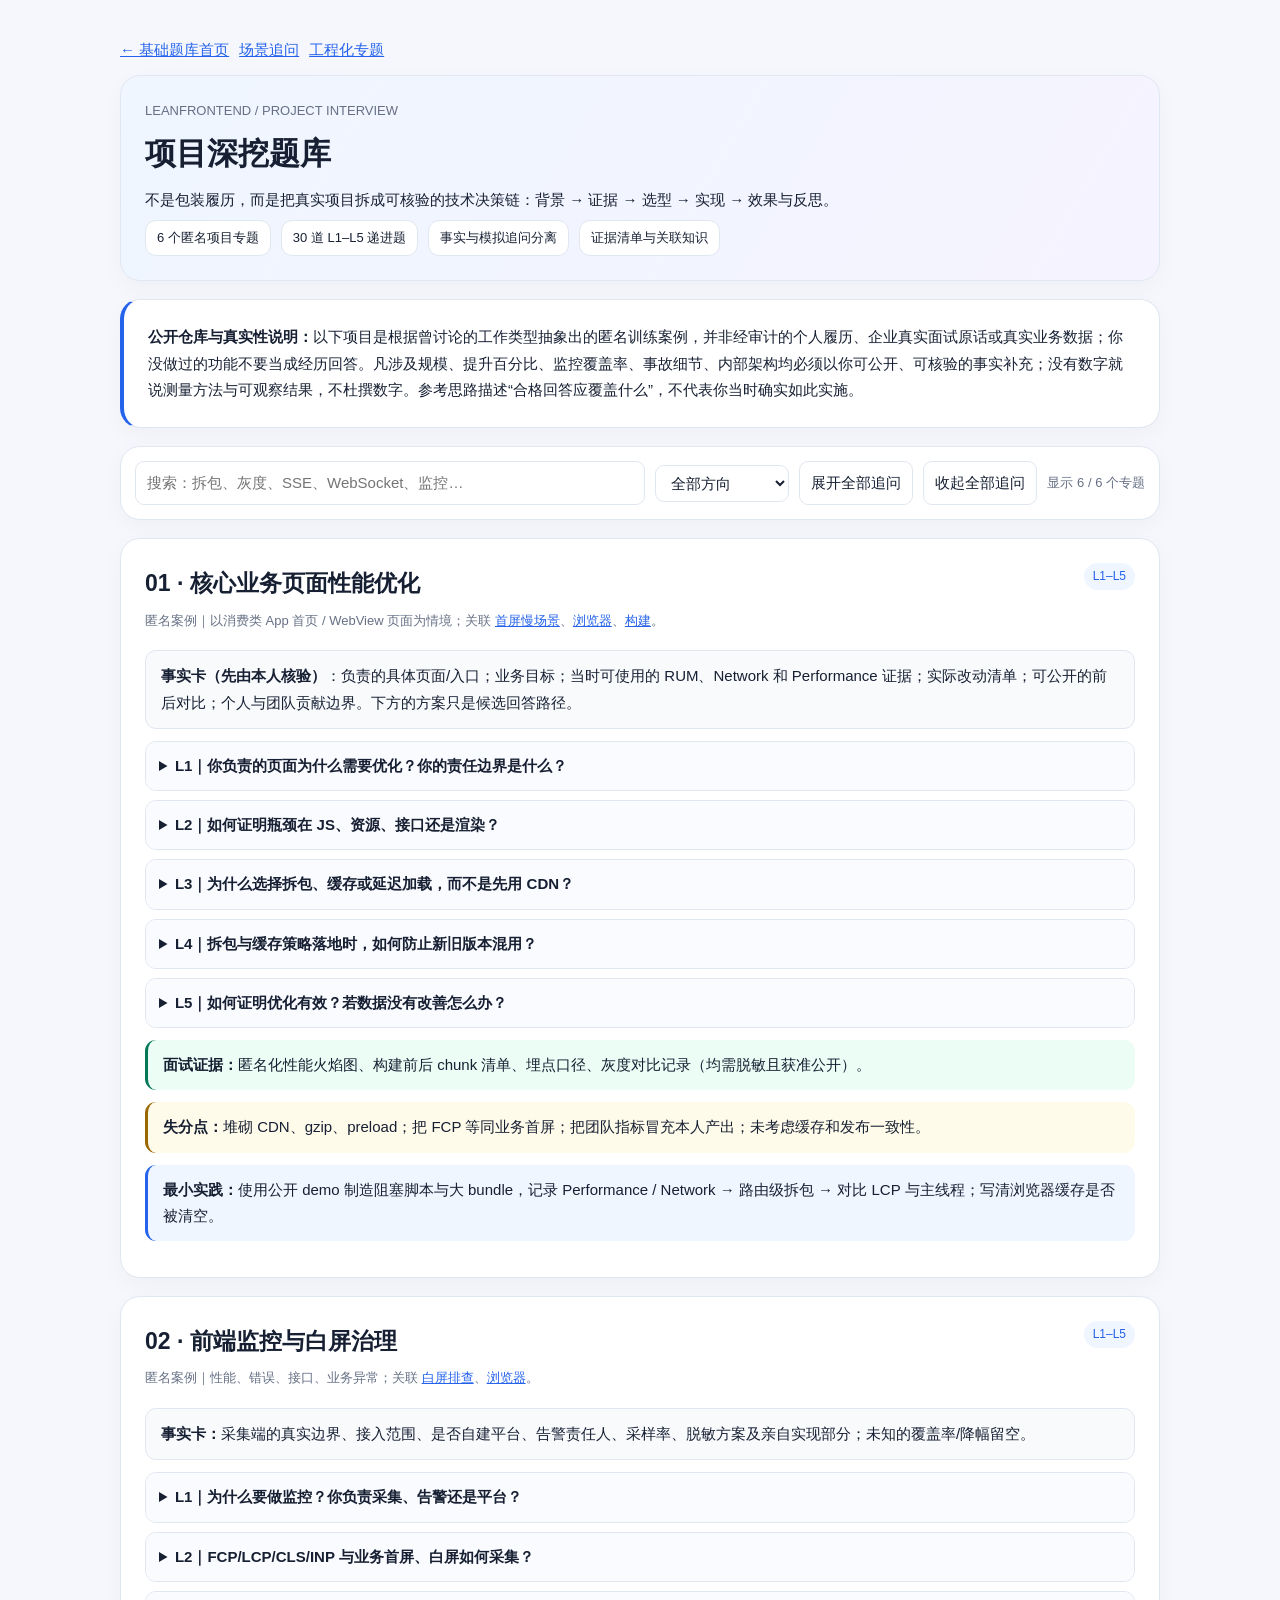
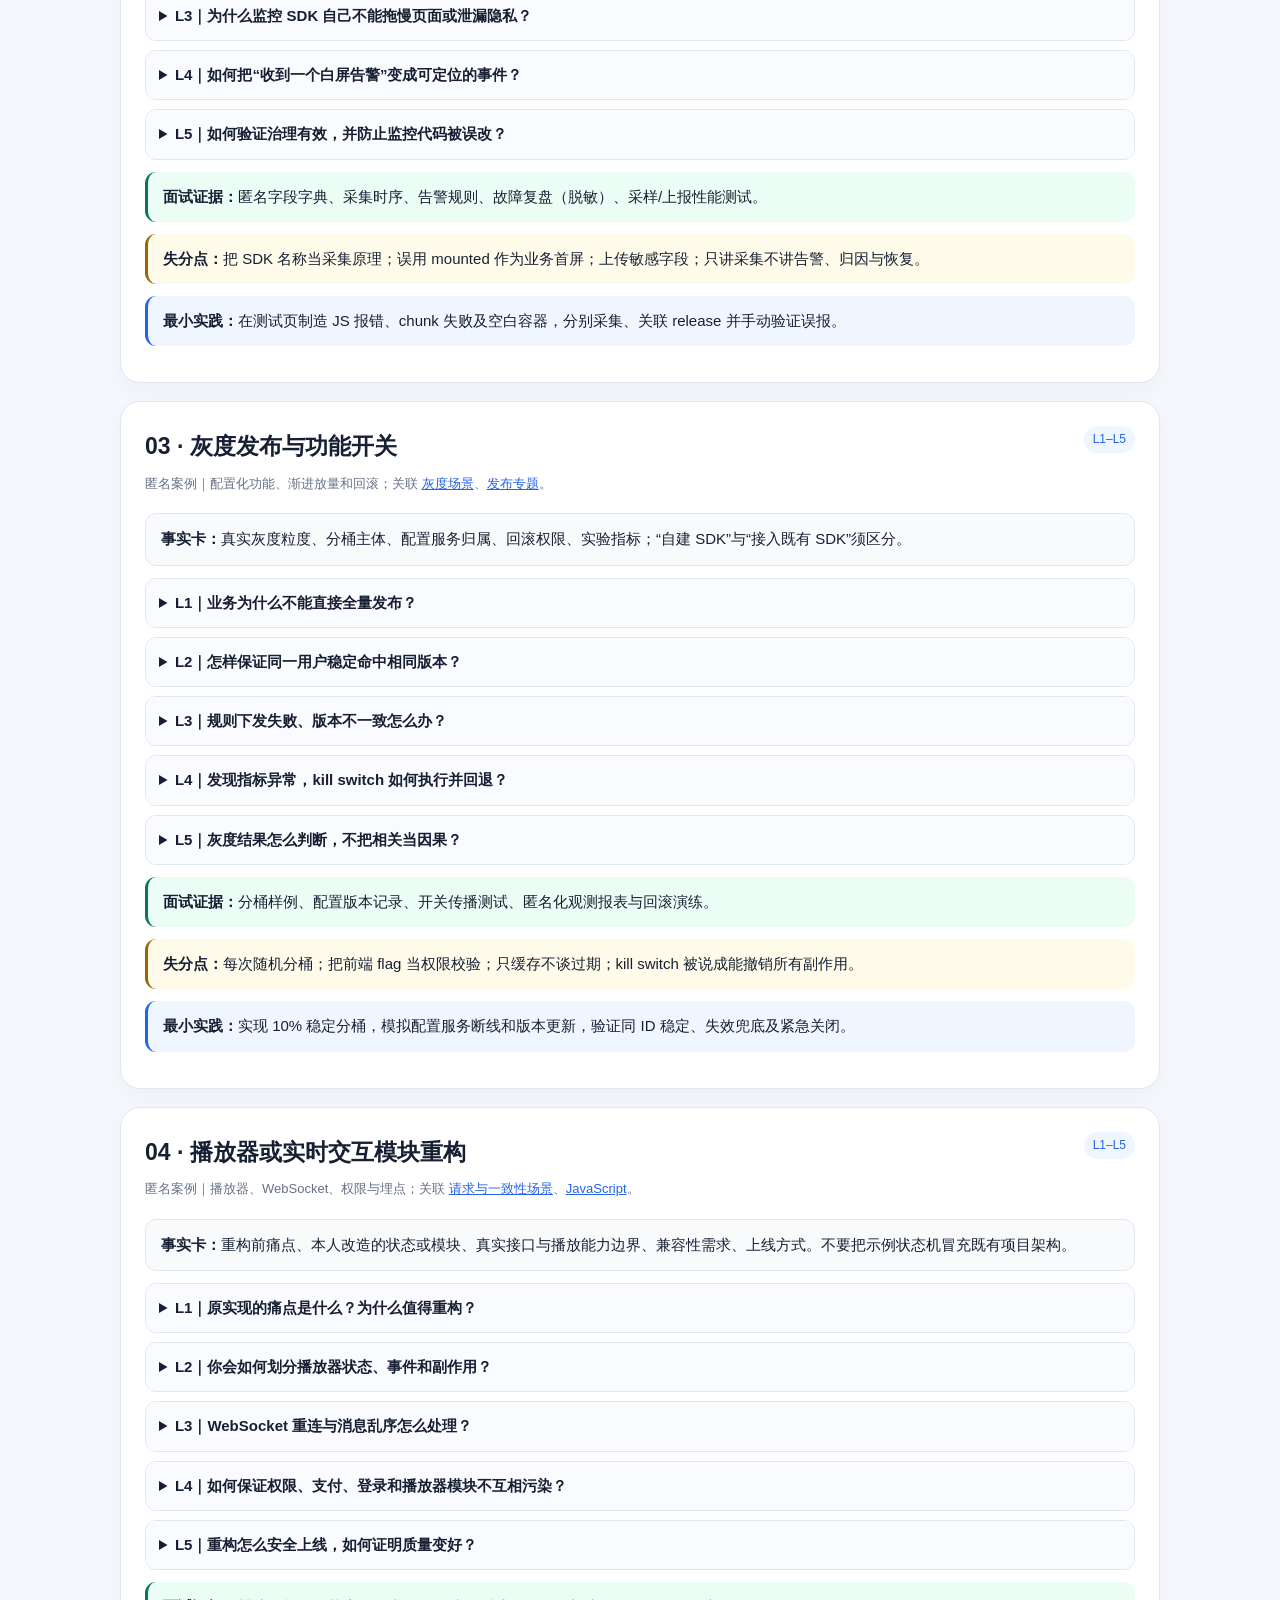
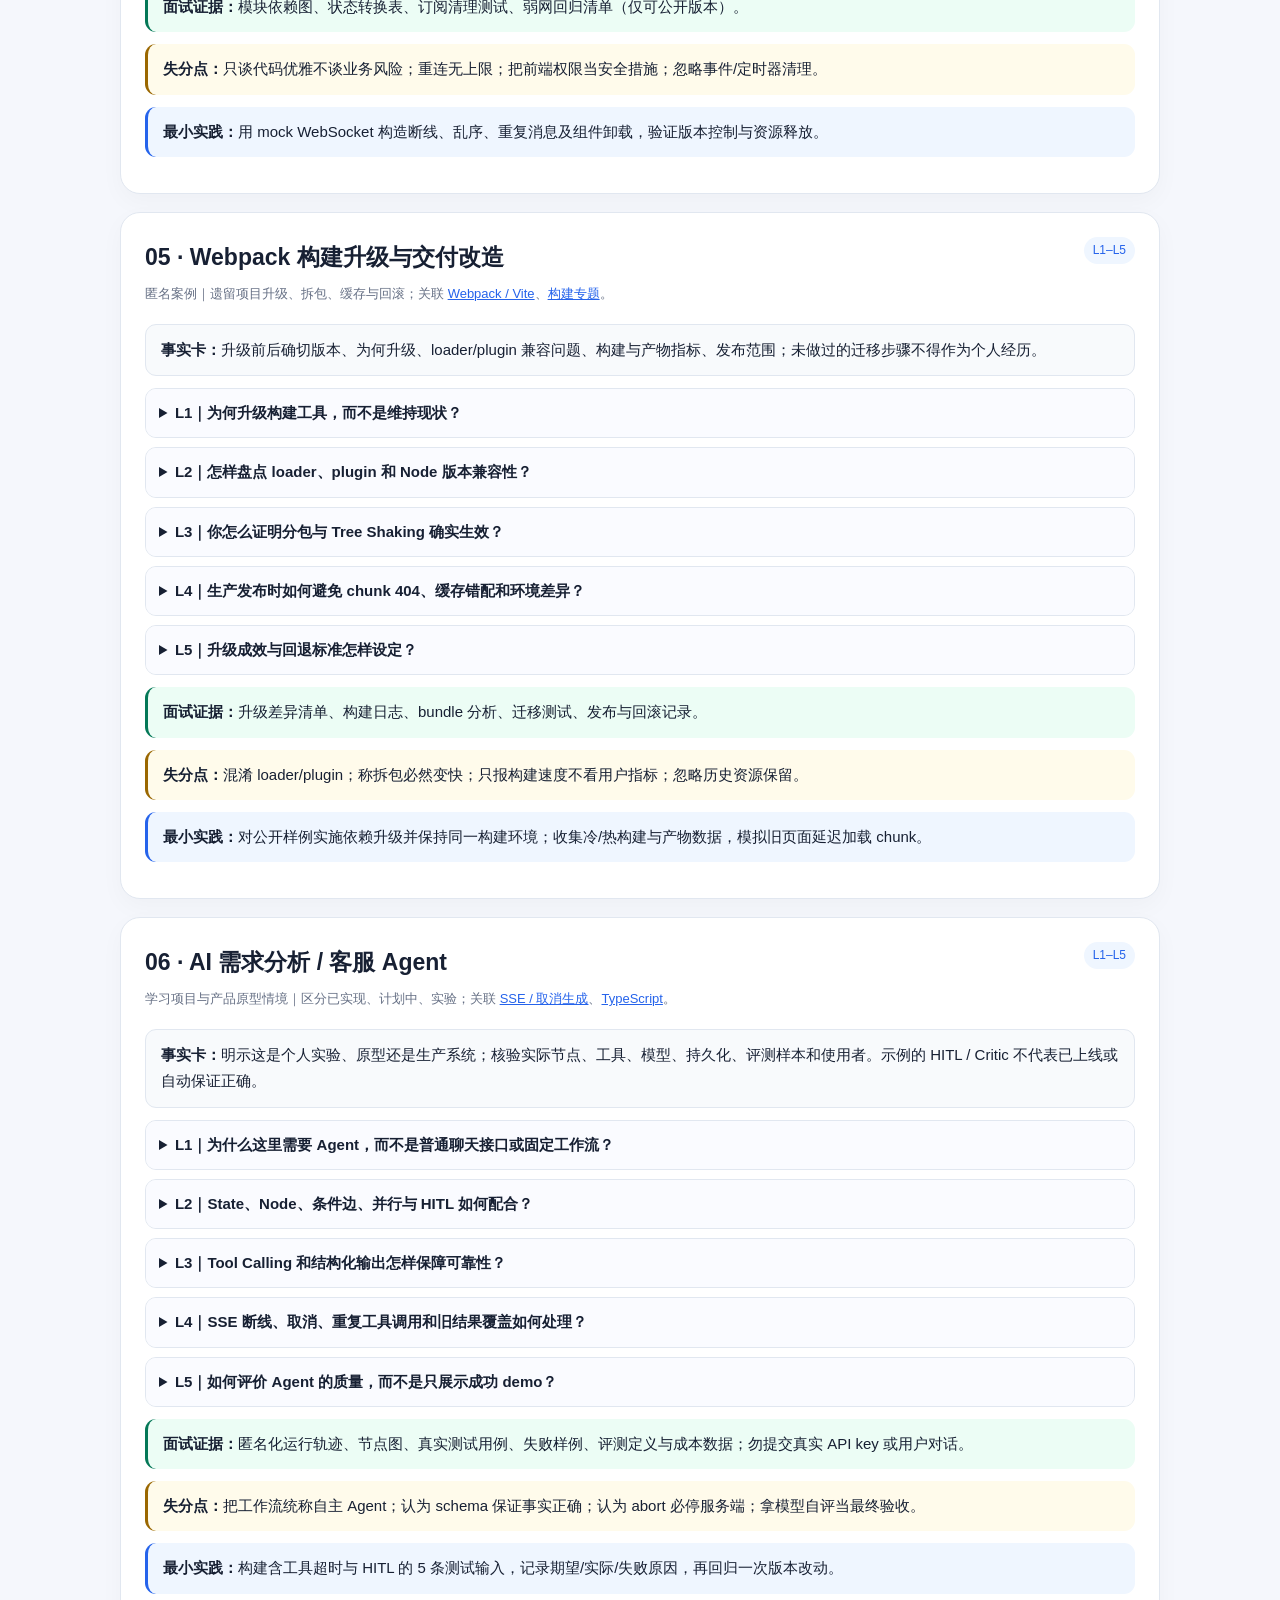
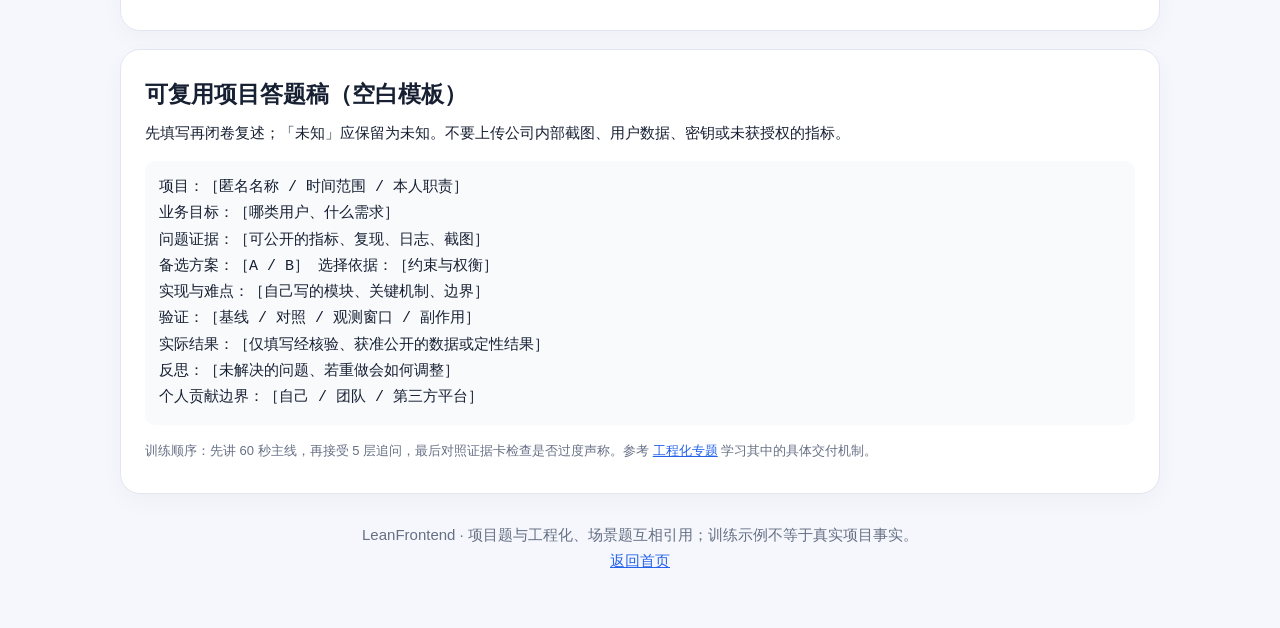
<file: projects.html>
<!doctype html>
<html lang="zh-CN"><head><meta charset="utf-8"><meta name="viewport" content="width=device-width,initial-scale=1"><title>项目深挖题库 · LeanFrontend</title><style>
:root{--bg:#f5f7fc;--paper:#fff;--text:#172033;--muted:#667085;--line:#e1e7f0;--blue:#2563eb;--soft:#eff6ff;--green:#047857;--warn:#9a6700}*{box-sizing:border-box}body{margin:0;background:var(--bg);color:var(--text);font:15px/1.75 -apple-system,BlinkMacSystemFont,"Segoe UI","PingFang SC",sans-serif}.page{max-width:1090px;padding:25px;margin:auto}a{color:var(--blue)}.hero,.card,.toolbar,.notice{background:var(--paper);border:1px solid var(--line);border-radius:20px;padding:24px;box-shadow:0 8px 24px #10182808}.hero{background:linear-gradient(120deg,#eff6ff,#f5f3ff)}h1{font-size:31px;margin:4px 0}h2{margin:0;font-size:23px}h3{margin:0;font-size:17px}.muted,.sub{color:var(--muted)}.sub{font-size:13px}.stats,.links,.chips{display:flex;gap:10px;flex-wrap:wrap}.stats span,.chip{background:#fff;border:1px solid var(--line);border-radius:11px;padding:6px 11px;font-size:13px}.links{margin:12px 0}.toolbar{display:flex;gap:10px;align-items:center;flex-wrap:wrap;margin:18px 0;padding:14px}input,select,button{font:inherit;border:1px solid var(--line);border-radius:9px;background:#fff;padding:8px 11px;color:var(--text)}input[type=search]{flex:1;min-width:210px}button{cursor:pointer}.notice{margin:18px 0;border-left:4px solid var(--blue)}.card{margin:18px 0}.card header{display:flex;align-items:flex-start;gap:12px;justify-content:space-between}.badge{font-size:12px;background:var(--soft);color:var(--blue);padding:3px 9px;border-radius:999px;white-space:nowrap}.facts,.evidence,.practice,.trap{padding:12px 15px;border-radius:11px;margin:12px 0}.facts{background:#f8fafc;border:1px solid var(--line)}.evidence{background:#ecfdf5;border-left:3px solid var(--green)}.practice{background:#eff6ff;border-left:3px solid var(--blue)}.trap{background:#fffbeb;border-left:3px solid var(--warn)}details{border:1px solid var(--line);border-radius:11px;margin:9px 0;overflow:hidden}summary{cursor:pointer;padding:11px 13px;font-weight:650;background:#fafbff}details>div{padding:12px 14px}p{margin:6px 0}ul,ol{margin:7px 0;padding-left:23px}.pill{display:inline-block;margin:2px 5px 2px 0;color:var(--muted);font-size:12px}.hidden{display:none!important}code,pre{font-family:ui-monospace,Menlo,Consolas,monospace}pre{white-space:pre-wrap;background:#f8fafc;padding:14px;border-radius:10px;overflow:auto}footer{color:var(--muted);text-align:center;margin:28px 0}@media(max-width:650px){.page{padding:12px}.hero,.card{padding:17px}.hero h1{font-size:25px}.card header{display:block}.badge{display:inline-block;margin-top:8px}}
</style></head><body><main class="page"><nav class="links"><a href="index.html">← 基础题库首页</a><a href="scenarios.html">场景追问</a><a href="engineering.html">工程化专题</a></nav><header class="hero"><div class="sub">LEANFRONTEND / PROJECT INTERVIEW</div><h1>项目深挖题库</h1><p>不是包装履历，而是把真实项目拆成可核验的技术决策链：背景 → 证据 → 选型 → 实现 → 效果与反思。</p><div class="stats"><span>6 个匿名项目专题</span><span>30 道 L1–L5 递进题</span><span>事实与模拟追问分离</span><span>证据清单与关联知识</span></div></header>
<aside class="notice"><strong>公开仓库与真实性说明：</strong>以下项目是根据曾讨论的工作类型抽象出的匿名训练案例，并非经审计的个人履历、企业真实面试原话或真实业务数据；你没做过的功能不要当成经历回答。凡涉及规模、提升百分比、监控覆盖率、事故细节、内部架构均必须以你可公开、可核验的事实补充；没有数字就说测量方法与可观察结果，不杜撰数字。参考思路描述“合格回答应覆盖什么”，不代表你当时确实如此实施。</aside>
<div class="toolbar"><input id="search" type="search" placeholder="搜索：拆包、灰度、SSE、WebSocket、监控…" aria-label="搜索项目题"><select id="filter" aria-label="筛选项目"><option value="all">全部方向</option><option value="performance">性能与稳定性</option><option value="engineering">工程改造</option><option value="ai">AI 应用</option></select><button id="expand" type="button">展开全部追问</button><button id="collapse" type="button">收起全部追问</button><span id="result" class="sub"></span></div>
<section class="card" data-type="performance" id="p1"><header><div><h2>01 · 核心业务页面性能优化</h2><p class="sub">匿名案例｜以消费类 App 首页 / WebView 页面为情境；关联 <a href="scenarios.html">首屏慢场景</a>、<a href="browser.html">浏览器</a>、<a href="webpack-vite.html">构建</a>。</p></div><span class="badge">L1–L5</span></header><div class="facts"><strong>事实卡（先由本人核验）</strong>：负责的具体页面/入口；业务目标；当时可使用的 RUM、Network 和 Performance 证据；实际改动清单；可公开的前后对比；个人与团队贡献边界。下方的方案只是候选回答路径。</div>
<details><summary>L1｜你负责的页面为什么需要优化？你的责任边界是什么？</summary><div><strong>回答要点：</strong>说清用户动作、页面构成、受影响人群与目标指标；不要把 DAU 当作性能改善证据。区分本人实现、团队策略和平台能力；先确认优化的是首屏、可交互时间还是点击响应。<p><strong>追问：</strong>“慢”由哪类用户、哪种网络或机型反馈？</p></div></details>
<details><summary>L2｜如何证明瓶颈在 JS、资源、接口还是渲染？</summary><div><strong>回答要点：</strong>用真实用户监控确定分布与分群，再在可复现环境用 Network、Performance、Long Tasks、瀑布图定位；关联 TTFB、LCP、资源下载、主线程和业务首屏时机。先区分实验室数据与真实用户数据，避免只看 Lighthouse 总分。<p><strong>追问：</strong>接口耗时不变但 LCP 变差，下一步查什么？</p></div></details>
<details><summary>L3｜为什么选择拆包、缓存或延迟加载，而不是先用 CDN？</summary><div><strong>回答要点：</strong>针对瓶颈比较边际收益：关键路径 JS 过大考虑路由级分包与减少初始化；高重复访问考虑有版本管理的缓存；网络传输慢才评估 CDN/压缩。解释拆包增加请求数、过细分包和缓存失效的代价。<p><strong>追问：</strong>公共包缓存命中率下降反而变慢，怎么办？</p></div></details>
<details><summary>L4｜拆包与缓存策略落地时，如何防止新旧版本混用？</summary><div><strong>回答要点：</strong>稳定内容 hash 的静态资源采用长缓存，HTML/入口配置采用可及时更新的策略；部署保持旧 hash 文件一段时间，避免在途页面引用失效。异步 chunk 加载错误应有提示、有限重试或刷新恢复；具体缓存头须以部署架构为准。<p><strong>追问：</strong>用户打开旧页面数小时后再切路由，chunk 404 如何恢复？</p></div></details>
<details><summary>L5｜如何证明优化有效？若数据没有改善怎么办？</summary><div><strong>回答要点：</strong>统一口径、版本、人群与设备分组，对比 p75/p95 与样本量，监控 JS 错误、崩溃和业务转化的副作用；没有可用前后数字时如实说明验证过程及缺口。无改善则重新核对是否优化了关键路径、是否被接口或第三方资源主导。<p><strong>追问：</strong>实验室改善但真实用户无变化，怎样解释？</p></div></details><div class="evidence"><strong>面试证据：</strong>匿名化性能火焰图、构建前后 chunk 清单、埋点口径、灰度对比记录（均需脱敏且获准公开）。</div><div class="trap"><strong>失分点：</strong>堆砌 CDN、gzip、preload；把 FCP 等同业务首屏；把团队指标冒充本人产出；未考虑缓存和发布一致性。</div><div class="practice"><strong>最小实践：</strong>使用公开 demo 制造阻塞脚本与大 bundle，记录 Performance / Network → 路由级拆包 → 对比 LCP 与主线程；写清浏览器缓存是否被清空。</div></section>
<section class="card" data-type="performance" id="p2"><header><div><h2>02 · 前端监控与白屏治理</h2><p class="sub">匿名案例｜性能、错误、接口、业务异常；关联 <a href="scenarios.html">白屏排查</a>、<a href="browser.html">浏览器</a>。</p></div><span class="badge">L1–L5</span></header><div class="facts"><strong>事实卡：</strong>采集端的真实边界、接入范围、是否自建平台、告警责任人、采样率、脱敏方案及亲自实现部分；未知的覆盖率/降幅留空。</div>
<details><summary>L1｜为什么要做监控？你负责采集、告警还是平台？</summary><div>先描述业务风险（白屏、错误、关键动作失败）与监控目标；拆清 SDK 接入、平台查询、告警与值班职责。指标至少区分页面性能、JS/资源异常、接口失败和业务异常，不能把“装了 SDK”当作完整治理。</div></details>
<details><summary>L2｜FCP/LCP/CLS/INP 与业务首屏、白屏如何采集？</summary><div>Web Vitals 可通过成熟库采集并按其生命周期上报；业务首屏需定义数据就绪与关键区域渲染完成，单靠 mounted 不代表异步数据已绘制。白屏通常需业务容器、关键元素、页面生命周期与错误信号共同判断，不能仅凭 body 为空；注意误报、采样及浏览器兼容。</div></details>
<details><summary>L3｜为什么监控 SDK 自己不能拖慢页面或泄漏隐私？</summary><div>控制包体与监听成本、批量/采样发送、离开页面时用适当上报机制；字段白名单和敏感信息脱敏，避免发送 token、用户输入和请求体。上报失败不得影响主流程；对性能指标采用明确来源和采样策略。</div></details>
<details><summary>L4｜如何把“收到一个白屏告警”变成可定位的事件？</summary><div>以 release、路由、设备、网络、时间窗口关联 JS 错误、资源失败、接口耗时与发布记录；source map 应安全保存并按权限解析，不宜把可还原源码的映射随意公开。建立去重、阈值和告警归属，先评估影响范围再止损。</div></details>
<details><summary>L5｜如何验证治理有效，并防止监控代码被误改？</summary><div>对比告警准确性、故障发现时间、恢复时间及监控自身错误率；权限、CODEOWNERS、强制 Review、测试与灰度共同保护采集链路。若无法提供真实数据，说明希望如何量化而不填造百分比。</div></details><div class="evidence"><strong>面试证据：</strong>匿名字段字典、采集时序、告警规则、故障复盘（脱敏）、采样/上报性能测试。</div><div class="trap"><strong>失分点：</strong>把 SDK 名称当采集原理；误用 mounted 作为业务首屏；上传敏感字段；只讲采集不讲告警、归因与恢复。</div><div class="practice"><strong>最小实践：</strong>在测试页制造 JS 报错、chunk 失败及空白容器，分别采集、关联 release 并手动验证误报。</div></section>
<section class="card" data-type="engineering" id="p3"><header><div><h2>03 · 灰度发布与功能开关</h2><p class="sub">匿名案例｜配置化功能、渐进放量和回滚；关联 <a href="scenarios.html">灰度场景</a>、<a href="engineering.html">发布专题</a>。</p></div><span class="badge">L1–L5</span></header><div class="facts"><strong>事实卡：</strong>真实灰度粒度、分桶主体、配置服务归属、回滚权限、实验指标；“自建 SDK”与“接入既有 SDK”须区分。</div>
<details><summary>L1｜业务为什么不能直接全量发布？</summary><div>澄清新功能风险、目标人群、观测窗口和止损边界；先说明是发布灰度还是 A/B 实验，两者目标不完全相同。承认浏览器端开关不是安全授权边界。</div></details>
<details><summary>L2｜怎样保证同一用户稳定命中相同版本？</summary><div>对实验 ID 与稳定用户标识进行确定性分桶，避免每次 Math.random 导致变组；未登录设备切登录用户、跨设备和 ID 缺失须定义迁移策略。曝光应记录实际看到的变体而非仅分配到变体。</div></details>
<details><summary>L3｜规则下发失败、版本不一致怎么办？</summary><div>配置需具备版本号、有效期、缓存及约定默认行为；远程失败时使用仍有效的缓存或安全稳定变体。评估配置更新延迟和正在进行的业务流程是否允许中途切换，重要规则服务端也须执行。</div></details>
<details><summary>L4｜发现指标异常，kill switch 如何执行并回退？</summary><div>定义触发条件、负责人和开关传播时间；先关闭有风险变体，必要时执行应用版本回滚或停止入口。Kill switch 只能覆盖受开关控制的功能，数据库变更与客户端缓存可能需要额外回退方案。</div></details>
<details><summary>L5｜灰度结果怎么判断，不把相关当因果？</summary><div>定义曝光和业务指标、分母、观测窗口、样本与人群差异；区分实验设计和普通灰度观测。不随意声称某次改善由开关导致，需排查同期发布及网络/设备构成变化。</div></details><div class="evidence"><strong>面试证据：</strong>分桶样例、配置版本记录、开关传播测试、匿名化观测报表与回滚演练。</div><div class="trap"><strong>失分点：</strong>每次随机分桶；把前端 flag 当权限校验；只缓存不谈过期；kill switch 被说成能撤销所有副作用。</div><div class="practice"><strong>最小实践：</strong>实现 10% 稳定分桶，模拟配置服务断线和版本更新，验证同 ID 稳定、失效兜底及紧急关闭。</div></section>
<section class="card" data-type="engineering" id="p4"><header><div><h2>04 · 播放器或实时交互模块重构</h2><p class="sub">匿名案例｜播放器、WebSocket、权限与埋点；关联 <a href="scenarios.html">请求与一致性场景</a>、<a href="javascript.html">JavaScript</a>。</p></div><span class="badge">L1–L5</span></header><div class="facts"><strong>事实卡：</strong>重构前痛点、本人改造的状态或模块、真实接口与播放能力边界、兼容性需求、上线方式。不要把示例状态机冒充既有项目架构。</div>
<details><summary>L1｜原实现的痛点是什么？为什么值得重构？</summary><div>具体描述状态混乱、重复监听、功能迭代困难或线上缺陷中的实际一种；建立可观察证据（缺陷、回归成本、模块耦合），先说明为何局部修复不够。明确业务不中断的限制。</div></details>
<details><summary>L2｜你会如何划分播放器状态、事件和副作用？</summary><div>区分播放域状态（idle/loading/playing/paused/error）、业务权限和 UI 展示；在状态转换处集中处理异步副作用、取消与资源释放。避免多个组件对同一 player 重复订阅而无法清理。</div></details>
<details><summary>L3｜WebSocket 重连与消息乱序怎么处理？</summary><div>断线重连采用有上限的指数退避与随机抖动；按业务需要设计心跳、序列号/版本和重同步，不能仅靠“收到消息就覆盖状态”。发送端、接收端重复处理与幂等须明确。</div></details>
<details><summary>L4｜如何保证权限、支付、登录和播放器模块不互相污染？</summary><div>拆分边界和接口契约，鉴权由服务端强制执行，前端展示权限只做体验控制；事件订阅统一管理并在卸载时清理。支付回调应服务端确认结果，前端跳转不能作为支付成功凭据。</div></details>
<details><summary>L5｜重构怎么安全上线，如何证明质量变好？</summary><div>构建旧新行为对照测试，关注弱网、切后台、断网、切换房间、重复登录、组件销毁等场景；逐步切流并观测播放器失败率、卡顿和资源占用。无法量化时明确只掌握功能回归结果。</div></details><div class="evidence"><strong>面试证据：</strong>模块依赖图、状态转换表、订阅清理测试、弱网回归清单（仅可公开版本）。</div><div class="trap"><strong>失分点：</strong>只谈代码优雅不谈业务风险；重连无上限；把前端权限当安全措施；忽略事件/定时器清理。</div><div class="practice"><strong>最小实践：</strong>用 mock WebSocket 构造断线、乱序、重复消息及组件卸载，验证版本控制与资源释放。</div></section>
<section class="card" data-type="engineering" id="p5"><header><div><h2>05 · Webpack 构建升级与交付改造</h2><p class="sub">匿名案例｜遗留项目升级、拆包、缓存与回滚；关联 <a href="webpack-vite.html">Webpack / Vite</a>、<a href="engineering.html">构建专题</a>。</p></div><span class="badge">L1–L5</span></header><div class="facts"><strong>事实卡：</strong>升级前后确切版本、为何升级、loader/plugin 兼容问题、构建与产物指标、发布范围；未做过的迁移步骤不得作为个人经历。</div>
<details><summary>L1｜为何升级构建工具，而不是维持现状？</summary><div>给出维护风险、构建成本、依赖兼容或功能需求中的实际驱动；说明版本边界与业务不能停摆的约束。不要只用“新版本更快”代替问题定义。</div></details>
<details><summary>L2｜怎样盘点 loader、plugin 和 Node 版本兼容性？</summary><div>锁定原依赖图，核对目标版本迁移文档、loader/plugin API 和 Node 支持区间；先在独立分支执行原基线构建/测试，再逐项升级记录失败原因。loader 负责模块转换，plugin 参与更广构建生命周期，迁移检查点不同。</div></details>
<details><summary>L3｜你怎么证明分包与 Tree Shaking 确实生效？</summary><div>分析构建产物和实际请求，关注入口大小、异步 chunk、重复依赖和无副作用标记；Tree Shaking 的效果受 ESM、sideEffects 与压缩阶段影响。包变小不必然代表用户体验变快，要回到真实加载路径。</div></details>
<details><summary>L4｜生产发布时如何避免 chunk 404、缓存错配和环境差异？</summary><div>使用 content hash、保留可被旧页面引用的资源、明确 HTML 缓存策略；同一个构建产物按环境注入必要配置，避免生产/预发重新构建造成不可追溯差异。回滚要能定位到产物与配置版本。</div></details>
<details><summary>L5｜升级成效与回退标准怎样设定？</summary><div>比较相同机器和依赖缓存条件下的冷/热构建时间、构建成功率、产物体积与线上错误；分阶段放量，若关键兼容或性能指标退化则按预案退回。真实收益应有可重复测试条件，而非一次截图。</div></details><div class="evidence"><strong>面试证据：</strong>升级差异清单、构建日志、bundle 分析、迁移测试、发布与回滚记录。</div><div class="trap"><strong>失分点：</strong>混淆 loader/plugin；称拆包必然变快；只报构建速度不看用户指标；忽略历史资源保留。</div><div class="practice"><strong>最小实践：</strong>对公开样例实施依赖升级并保持同一构建环境；收集冷/热构建与产物数据，模拟旧页面延迟加载 chunk。</div></section>
<section class="card" data-type="ai" id="p6"><header><div><h2>06 · AI 需求分析 / 客服 Agent</h2><p class="sub">学习项目与产品原型情境｜区分已实现、计划中、实验；关联 <a href="scenarios.html">SSE / 取消生成</a>、<a href="typescript.html">TypeScript</a>。</p></div><span class="badge">L1–L5</span></header><div class="facts"><strong>事实卡：</strong>明示这是个人实验、原型还是生产系统；核验实际节点、工具、模型、持久化、评测样本和使用者。示例的 HITL / Critic 不代表已上线或自动保证正确。</div>
<details><summary>L1｜为什么这里需要 Agent，而不是普通聊天接口或固定工作流？</summary><div>先定义用户任务、输入和成功标准；固定流程足够则用工作流，确需基于中间结果选择工具或分支时再引入 Agent。明确延迟、成本、可解释性与故障处理代价；不以“用了 LangGraph”作为业务价值。</div></details>
<details><summary>L2｜State、Node、条件边、并行与 HITL 如何配合？</summary><div>State 保存结构化上下文，Node 接受状态并输出更新，边定义流转；多节点并行时设计状态合并与冲突策略；缺失关键需求时通过中断并恢复执行。说明哪些流程真由模型决策、哪些由确定性代码控制。</div></details>
<details><summary>L3｜Tool Calling 和结构化输出怎样保障可靠性？</summary><div>用 schema 限定字段并做运行时校验，工具执行要有授权、参数校验、超时、错误分类和幂等；模型可产生不符合 schema 的结果，结构化输出不代表业务事实正确。明确重试次数、补偿和人工接管条件。</div></details>
<details><summary>L4｜SSE 断线、取消、重复工具调用和旧结果覆盖如何处理？</summary><div>流式协议按事件边界解析，处理 UTF-8 跨 chunk；以 taskId/version 隔离新旧流，AbortController 取消前端消费不等于后端必定停止。工具副作用设置幂等键，断线续传需要服务端事件记录与去重约定。</div></details>
<details><summary>L5｜如何评价 Agent 的质量，而不是只展示成功 demo？</summary><div>建立覆盖典型、模糊、恶意输入与工具失败的用例集；区分结构合法率、任务成功率、人工接管率、延迟、成本与事实依据。Critic 模型只能提供辅助判断，关键输出仍需业务校验或人工验收；报告真实样本数和失败案例。</div></details><div class="evidence"><strong>面试证据：</strong>匿名化运行轨迹、节点图、真实测试用例、失败样例、评测定义与成本数据；勿提交真实 API key 或用户对话。</div><div class="trap"><strong>失分点：</strong>把工作流统称自主 Agent；认为 schema 保证事实正确；认为 abort 必停服务端；拿模型自评当最终验收。</div><div class="practice"><strong>最小实践：</strong>构建含工具超时与 HITL 的 5 条测试输入，记录期望/实际/失败原因，再回归一次版本改动。</div></section>
<section class="card" id="template"><h2>可复用项目答题稿（空白模板）</h2><p>先填写再闭卷复述；「未知」应保留为未知。不要上传公司内部截图、用户数据、密钥或未获授权的指标。</p><pre>项目：［匿名名称 / 时间范围 / 本人职责］
业务目标：［哪类用户、什么需求］
问题证据：［可公开的指标、复现、日志、截图］
备选方案：［A / B］ 选择依据：［约束与权衡］
实现与难点：［自己写的模块、关键机制、边界］
验证：［基线 / 对照 / 观测窗口 / 副作用］
实际结果：［仅填写经核验、获准公开的数据或定性结果］
反思：［未解决的问题、若重做会如何调整］
个人贡献边界：［自己 / 团队 / 第三方平台］</pre><p class="sub">训练顺序：先讲 60 秒主线，再接受 5 层追问，最后对照证据卡检查是否过度声称。参考 <a href="engineering.html">工程化专题</a> 学习其中的具体交付机制。</p></section>
<footer>LeanFrontend · 项目题与工程化、场景题互相引用；训练示例不等于真实项目事实。<br><a href="index.html">返回首页</a></footer></main><script>
const cards=[...document.querySelectorAll('.card[data-type]')],search=document.getElementById('search'),filter=document.getElementById('filter'),result=document.getElementById('result');function apply(){const q=search.value.trim().toLowerCase(),type=filter.value;let count=0;for(const card of cards){const match=(type==='all'||card.dataset.type===type)&&card.textContent.toLowerCase().includes(q);card.classList.toggle('hidden',!match);if(match)count++}result.textContent=`显示 ${count} / ${cards.length} 个专题`;}search.addEventListener('input',apply);filter.addEventListener('change',apply);document.getElementById('expand').addEventListener('click',()=>document.querySelectorAll('.card:not(.hidden) details').forEach(d=>d.open=true));document.getElementById('collapse').addEventListener('click',()=>document.querySelectorAll('details').forEach(d=>d.open=false));apply();
</script></body></html>
</file>
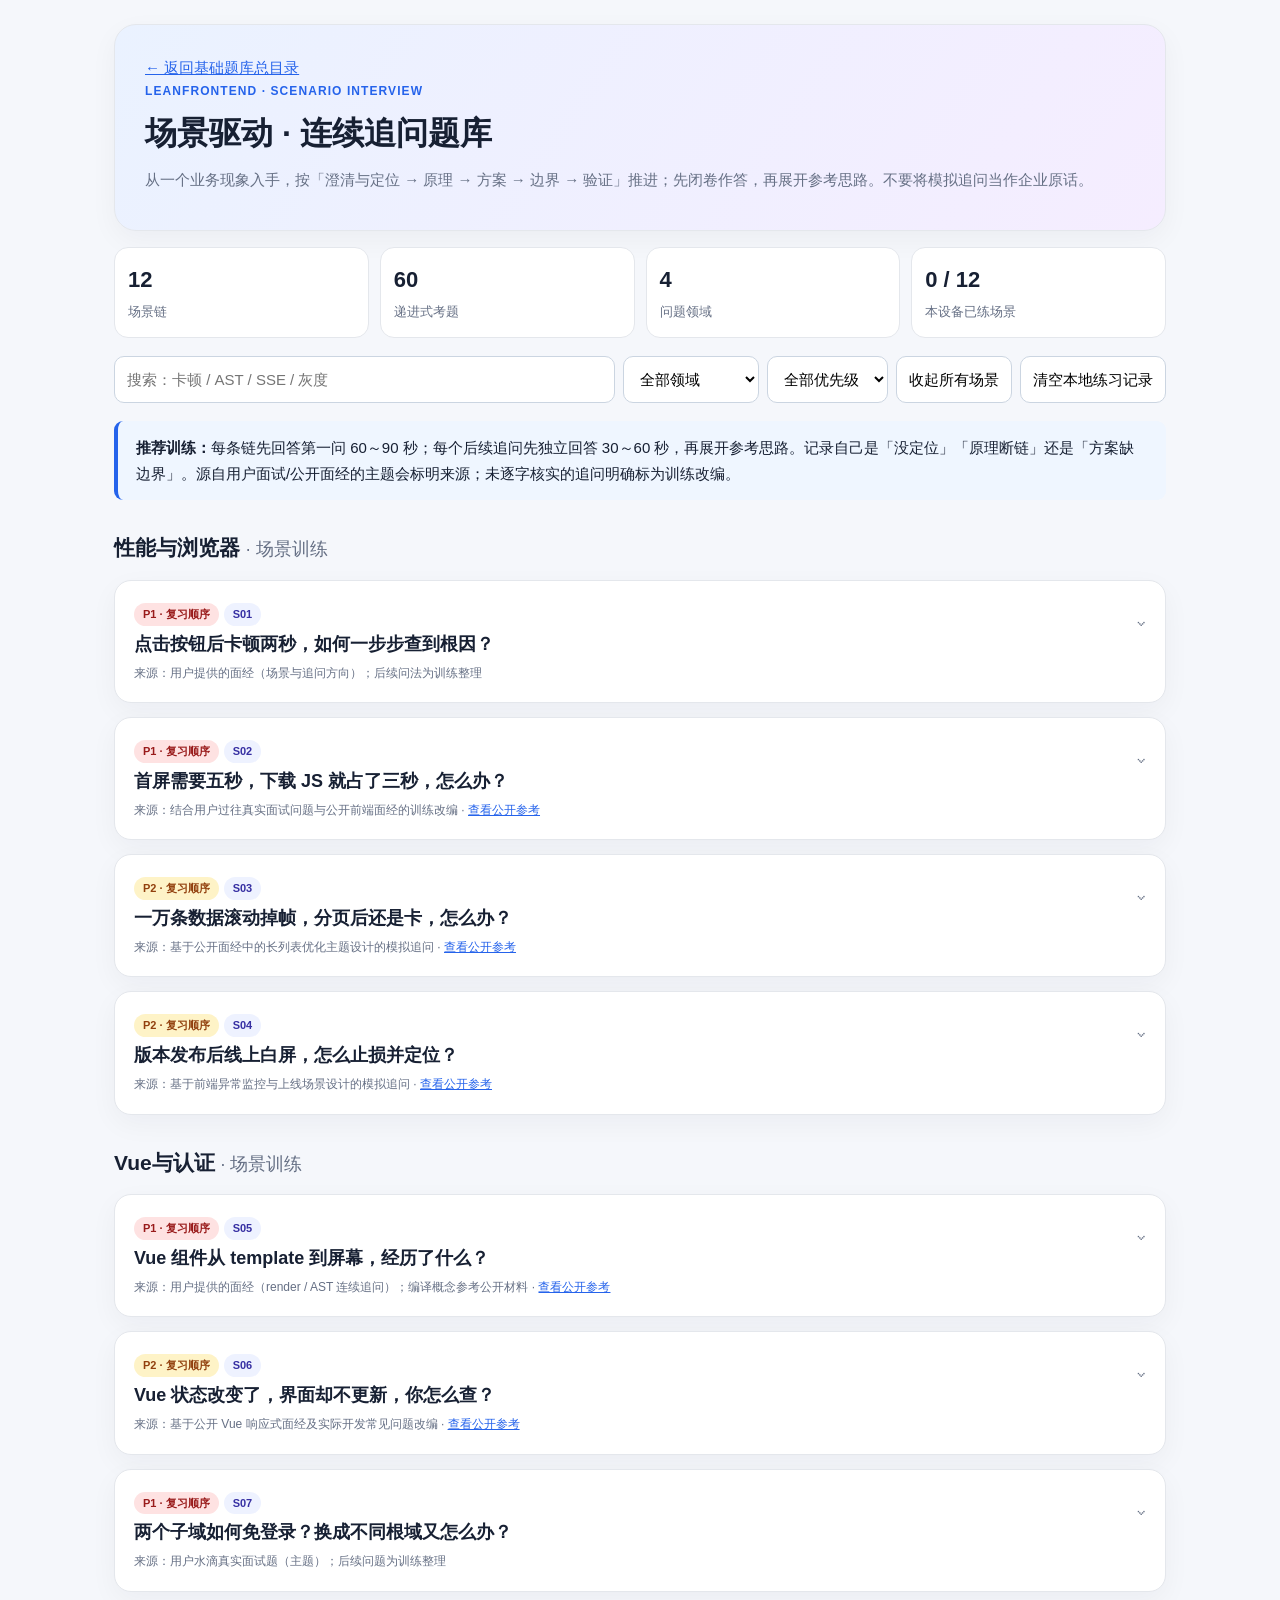
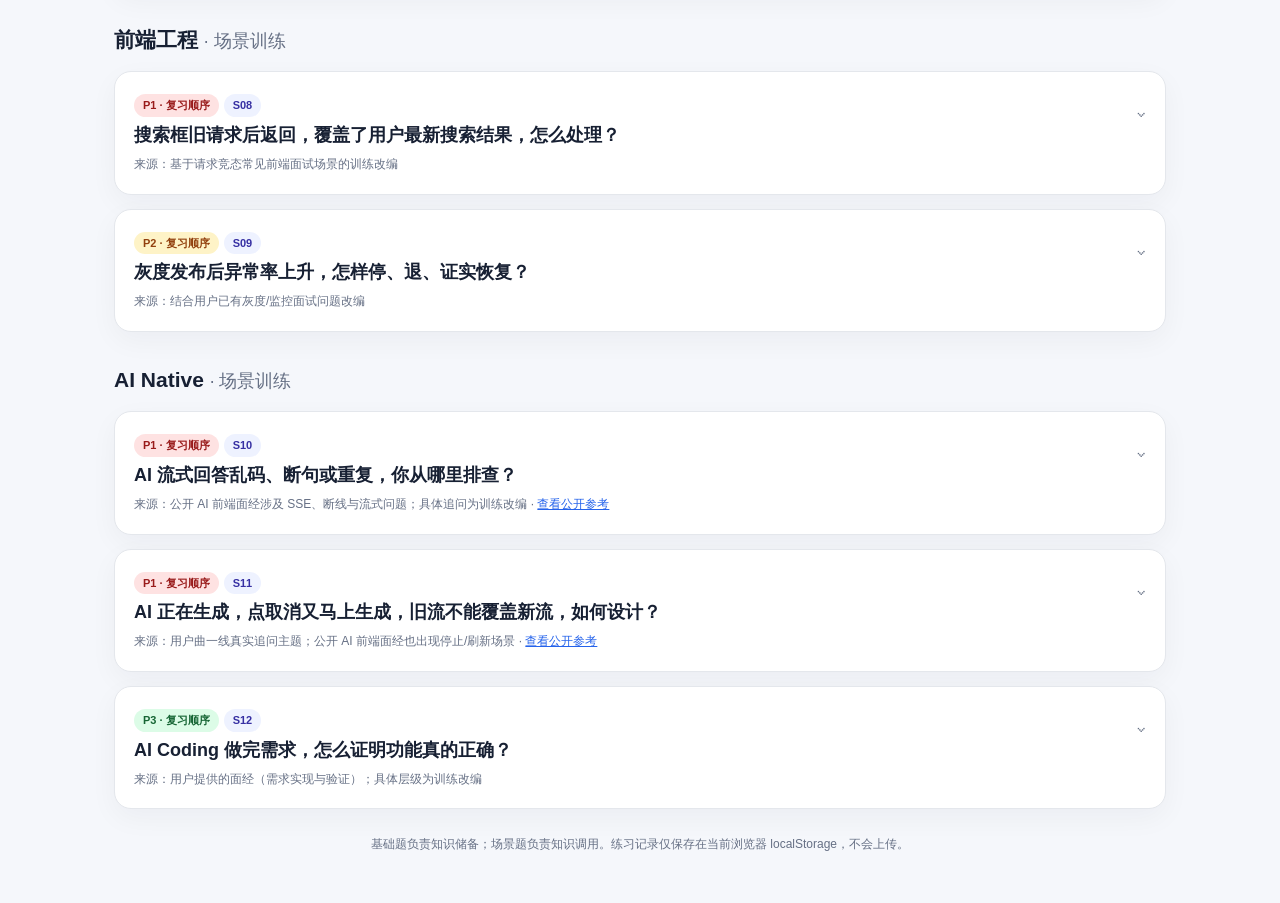
<file: scenarios.html>
<!doctype html>
<html lang="zh-CN">
<head>
<meta charset="utf-8"><meta name="viewport" content="width=device-width,initial-scale=1">
<title>场景追问题库 · LeanFrontend</title>
<style>
:root{--bg:#f5f7fb;--panel:#fff;--ink:#172033;--muted:#667085;--line:#e4e7ec;--blue:#2563eb;--soft:#eff6ff;--green:#047857;--orange:#b45309;--red:#b91c1c;--shadow:0 9px 28px #1018280b}*{box-sizing:border-box}body{margin:0;background:var(--bg);color:var(--ink);font:15px/1.7 -apple-system,BlinkMacSystemFont,'Segoe UI','PingFang SC','Microsoft YaHei',sans-serif}a{color:var(--blue)}.wrap{max-width:1100px;margin:auto;padding:24px}.hero{padding:30px;border:1px solid var(--line);border-radius:22px;background:linear-gradient(125deg,#eaf2ff,#f5edff);box-shadow:var(--shadow)}h1{font-size:32px;margin:5px 0}h2{font-size:21px}.hero p{color:var(--muted);margin:7px 0}.kicker{letter-spacing:.09em;font-size:12px;color:var(--blue);font-weight:800}.stats{display:grid;grid-template-columns:repeat(4,1fr);gap:11px;margin:16px 0}.stat{background:var(--panel);border:1px solid var(--line);padding:13px;border-radius:14px}.stat strong{display:block;font-size:22px}.stat small,.muted{color:var(--muted)}.tools{display:flex;gap:8px;flex-wrap:wrap;margin:18px 0}.tools input,.tools select,.tools button{border:1px solid #cbd5e1;background:white;border-radius:10px;padding:10px 12px;font:inherit}.tools input{flex:1;min-width:190px}.tools button{cursor:pointer}.tools button:hover{border-color:var(--blue)}.tip{padding:14px 18px;border-left:4px solid var(--blue);border-radius:9px;background:var(--soft);margin-bottom:18px}.topic{margin:30px 0 12px}.topic small{font-weight:normal;color:var(--muted)}.card{background:var(--panel);border:1px solid var(--line);border-radius:17px;margin:14px 0;box-shadow:var(--shadow);overflow:hidden}.card-head{padding:19px;cursor:pointer;display:flex;gap:12px;justify-content:space-between;align-items:flex-start}.card-head h3{font-size:18px;line-height:1.45;margin:5px 0}.badge{display:inline-block;border-radius:99px;padding:2px 9px;font-size:11px;font-weight:700;background:#eef2ff;color:#3730a3;margin-right:5px}.badge.p1{background:#fee2e2;color:#991b1b}.badge.p2{background:#fef3c7;color:#92400e}.badge.p3{background:#dcfce7;color:#166534}.card .body{display:none;border-top:1px solid var(--line);padding:0 19px 19px}.card.open .body{display:block}.arrow{font-size:22px;color:var(--muted)}.card.open .arrow{transform:rotate(180deg)}.source{font-size:12px;color:var(--muted);margin-top:6px}.chain{padding:11px 13px;margin:13px 0;border-radius:9px;background:#f3f4f6;font-size:13px}.level{border:1px solid var(--line);border-radius:12px;margin:12px 0;padding:12px}.level header{display:flex;gap:9px;align-items:baseline}.level b{color:var(--blue)}.level p{margin:5px 0 9px}.level details{background:#f8fafc;border-radius:9px;border:1px solid var(--line);padding:9px 12px}.level summary{cursor:pointer;font-weight:700;color:#1d4ed8}.level details p{white-space:pre-line}.relation,.lab{border-radius:10px;padding:12px 14px;margin-top:10px;background:#f0fdf4}.lab{background:#fffbeb}.relation a{display:inline-block;margin-right:9px}.foot{color:var(--muted);font-size:12px;margin:25px 0;text-align:center}.progress{display:flex;gap:10px;align-items:center;margin:12px 0}.progress button{border:1px solid var(--line);border-radius:8px;padding:6px 9px;background:#fff;cursor:pointer}.progress button[aria-pressed=true]{background:#dcfce7;border-color:#86efac}.empty{display:none;padding:30px;text-align:center;color:var(--muted)}@media(max-width:720px){.wrap{padding:12px}.stats{grid-template-columns:repeat(2,1fr)}.hero{padding:20px}h1{font-size:26px}.card-head{padding:15px}.card .body{padding:0 15px 15px}}@media print{.tools,.progress,.foot{display:none}.card .body{display:block}.level details{display:block}.hero,.card{box-shadow:none}}
</style>
</head>
<body><main class="wrap">
<header class="hero"><a href="index.html">← 返回基础题库总目录</a><div class="kicker">LEANFRONTEND · SCENARIO INTERVIEW</div><h1>场景驱动 · 连续追问题库</h1><p>从一个业务现象入手，按「澄清与定位 → 原理 → 方案 → 边界 → 验证」推进；先闭卷作答，再展开参考思路。不要将模拟追问当作企业原话。</p></header>
<div class="stats"><div class="stat"><strong>12</strong><small>场景链</small></div><div class="stat"><strong>60</strong><small>递进式考题</small></div><div class="stat"><strong>4</strong><small>问题领域</small></div><div class="stat"><strong id="count">0 / 12</strong><small>本设备已练场景</small></div></div>
<div class="tools"><input id="search" aria-label="搜索题目或知识点" placeholder="搜索：卡顿 / AST / SSE / 灰度"><select id="group" aria-label="筛选领域"><option value="all">全部领域</option><option value="性能与浏览器">性能与浏览器</option><option value="Vue与认证">Vue 与认证</option><option value="前端工程">前端工程</option><option value="AI Native">AI Native</option></select><select id="priority" aria-label="筛选练习优先级"><option value="all">全部优先级</option><option value="P1">先练 P1</option><option value="P2">P2</option><option value="P3">P3</option></select><button id="collapse">收起所有场景</button><button id="reset">清空本地练习记录</button></div>
<div class="tip"><strong>推荐训练：</strong>每条链先回答第一问 60～90 秒；每个后续追问先独立回答 30～60 秒，再展开参考思路。记录自己是「没定位」「原理断链」还是「方案缺边界」。源自用户面试/公开面经的主题会标明来源；未逐字核实的追问明确标为训练改编。</div>
<div id="app"></div><div class="empty" id="empty">没有匹配的场景，请调整筛选条件。</div>
<footer class="foot">基础题负责知识储备；场景题负责知识调用。练习记录仅保存在当前浏览器 localStorage，不会上传。</footer>
</main>
<script>
const refs={
 summary:'https://www.nowcoder.com/discuss/889546972099584000',
 byte:'https://www.nowcoder.com/discuss/792471798330773504',
 ai:'https://www.nowcoder.com/discuss/868928829648031744',
 vue:'https://jishuzhan.net/article/1996083621736808449'
};
const tracks=[
{id:'S01',group:'性能与浏览器',priority:'P1',title:'点击按钮后卡顿两秒，如何一步步查到根因？',origin:'用户提供的面经（场景与追问方向）；后续问法为训练整理',url:'',chain:'现场现象 → Performance → 微任务 → 调度与 Worker → 验证',tags:['Event Loop','Long Task','渲染','Worker'],related:[['javascript.html','JS · Event Loop'],['browser.html','浏览器 · 渲染/Worker']],lab:'实现一次 1500ms 同步计算，录制 Performance；分别尝试 Promise.then 连续分片、setTimeout 分片、Worker，记录长任务与界面反馈。',qs:[
['澄清与定位','按钮卡顿两秒，你首先问什么、怎么定位？','先区分点击无反馈、接口等待、主线程掉帧或整个页面失去响应；固定复现步骤，Performance 录制看 Main 线程 Long Task、Call Tree、Layout/Paint 和 Network。尚未确认瓶颈时不直接使用防抖或 Worker。'],
['原理','如果确认是同步计算很重，拆成 Promise 微任务就能流畅了吗？','通常不能。浏览器在一次 task 后会清空微任务队列；连续微任务仍可能占满主线程，推迟渲染机会。必须真正让出主线程或将可分离计算移到 Worker。'],
['方案','requestIdleCallback、任务分片、Web Worker 怎么选？','低优先级且无严格截止时间的工作可用 idle 调度（要考虑兼容与超时）；主线程上可拆成短 task 并让出执行权；纯 CPU 计算且 DOM 依赖弱时用 Worker。'],
['边界','Worker 能直接操作 DOM 吗？如果每次要发送几十 MB 数据呢？','普通 Worker 不能直接访问主页面 DOM；跨线程消息有结构化克隆、传输和启动成本。考虑传递 Transferable ArrayBuffer 或压缩数据，仅把计算部分搬过去。'],
['验证','优化后如何证明真正解决了用户卡顿，而不是把总耗时藏起来？','相同设备/数据下比较主线程最长任务、交互延迟、掉帧、完成时间；检查切片开销与 Worker 通信成本。不要凭肉眼说“快了”。']]},
{id:'S02',group:'性能与浏览器',priority:'P1',title:'首屏需要五秒，下载 JS 就占了三秒，怎么办？',origin:'结合用户过往真实面试问题与公开前端面经的训练改编',url:refs.summary,chain:'资源瀑布 → 网络还是执行 → 拆包与预加载 → 缓存失效 → 指标验收',tags:['LCP','Network','SplitChunks','缓存'],related:[['browser.html','浏览器 · 关键路径'],['webpack-vite.html','构建 · 拆包'],['network.html','网络 · 缓存']],lab:'用 Chrome Network Slow 4G 对比一次性 import 与动态 import；观察 transferred size、waterfall、Performance 长任务及二次访问。',qs:[
['澄清与定位','JS 下载耗时三秒，你先看哪些数据？','区分 Queueing、TTFB、Content Download，检查首屏必需资源、体积、压缩与缓存、网络瀑布；另用 Performance 判断下载后 parse/execute 是否才是瓶颈。'],
['原理','JS 体积缩小一半，为什么 LCP 仍可能没变化？','减掉的可能是非首屏 JS；真正瓶颈可能是 LCP 图片、TTFB、CSS 或主线程执行，指标要按关键路径定位。'],
['方案','按路由拆包、SplitChunks、preload 怎么组合？','路由/低频功能用动态 import；公共依赖按复用和缓存频率拆；只 preload 真正关键资源，避免抢占 LCP 图片、字体或 CSS 带宽。'],
['边界','拆得越细越好吗？上线后 ChunkLoadError 怎么处理？','过细会带来请求/解析/runtime 开销与 waterfall；发布需留存被旧 HTML 引用的静态 chunk，前端设置失败提示、有限重试与刷新兜底。'],
['验证','哪些指标用于确认方案真的有效？','同设备/网络记录 FCP、LCP、首屏 JS transferred/parse/execute、关键请求数与缓存命中；新用户和回访用户分开比较。']]},
{id:'S03',group:'性能与浏览器',priority:'P2',title:'一万条数据滚动掉帧，分页后还是卡，怎么办？',origin:'基于公开面经中的长列表优化主题设计的模拟追问',url:refs.byte,chain:'数据量 vs DOM → 渲染瓶颈 → 虚拟列表 → 动态高度 → 复测',tags:['DOM','虚拟列表','Layout','数据结构'],related:[['browser.html','浏览器 · 重排重绘'],['javascript.html','JS · 数据处理']],lab:'构建 10000 行列表，对比全量渲染与固定高度虚拟列表；用 Performance/Elements 数量验证。',qs:[
['澄清与定位','列表卡顿先看 DOM 数量还是接口响应？','同时测，但分离数据获取、JS 处理、DOM 创建、Layout/Paint 与滚动帧率；记录现有节点数及是否包含图片/复杂子组件。'],
['原理','分页了为什么滚动仍可能卡？','每页仍可能太大；节点复杂、图片解码、频繁同步布局/事件回调都可能造成掉帧，分页只控制数据批次不保证可见 DOM 少。'],
['方案','虚拟列表如何只渲染可视区？','基于 scrollTop、容器高度、行高计算 start/end，加 overscan；总高度用占位层维持滚动条，实际只渲染窗口内节点。'],
['边界','每行高度不固定、滚动快速跳转怎么办？','测量已渲染高度并维护偏移索引/估算，动态修正滚动锚点；overscan 要权衡白屏与 DOM 数量，注意焦点和可访问性。'],
['验证','怎样量化虚拟列表收益与副作用？','对比 DOM 数、长任务、滚动掉帧、内存、初始化耗时；同时验证键盘导航、焦点、快速跳转和可见内容正确性。']]},
{id:'S04',group:'性能与浏览器',priority:'P2',title:'版本发布后线上白屏，怎么止损并定位？',origin:'基于前端异常监控与上线场景设计的模拟追问',url:refs.summary,chain:'影响范围 → 止损 → 根因归类 → 监控与回滚 → 防复发',tags:['白屏','监控','Source Map','灰度'],related:[['browser.html','浏览器 · 资源加载'],['webpack-vite.html','构建 · chunk'],['network.html','网络 · 状态码']],lab:'故意让动态 import 的 chunk 返回 404，模拟灰度版本；观察 console/network 并实现可见错误提示。',qs:[
['澄清与定位','发现白屏后，你要先确认什么？','看影响范围、开始时间、版本/渠道/浏览器分布；区分全站/个别路由，确认是否持续扩大，优先保留用户可用性。'],
['止损','为什么可能要先回滚而不是在线改代码？','若与刚发布版本高度相关且影响大，先暂停放量/回滚/关闭问题功能降低损失；同时保留日志与版本信息供根因分析。'],
['原理','如何区分 JS 异常、接口故障、静态资源 404？','检查 window error/unhandledrejection、路由与 JS stack、Network 状态、chunk 请求和接口失败率；Source Map 定位原始源码位置。'],
['边界','只监听 window.onerror 就能覆盖全部白屏吗？','不能。资源错误、Promise 拒绝、框架错误、空容器、接口降级失败都需要分层监控；白屏检测还可能误报，应结合路由/业务状态。'],
['验证','怎么确保回滚真正生效、不会下一次再出问题？','对比版本白屏率、异常率、核心转化与页面可达性；完善 CI、灰度监控、旧 chunk 留存、应急开关和演练。']]},
{id:'S05',group:'Vue与认证',priority:'P1',title:'Vue 组件从 template 到屏幕，经历了什么？',origin:'用户提供的面经（render / AST 连续追问）；编译概念参考公开材料',url:refs.vue,chain:'组件实例 → 模板编译 → AST → render/VNode → patch/更新',tags:['Vue','AST','render','PatchFlag'],related:[['vue.html','Vue · 响应式/编译'],['javascript.html','JS · 执行上下文']],lab:'打开 https://play.vuejs.org/ ，写一个带 {{ count }}、v-if、@click 的组件，查看编译结果，改模板再比较 PatchFlag。',qs:[
['主链路','一个 Vue 组件如何从模板显示到页面？','SFC 通常在构建期编译 template 得到 render；运行时创建组件实例、执行 render 生成 VNode，renderer patch 创建 DOM 并挂载。数据变化后重跑相关 render 和 patch。'],
['原理','render 函数是怎么来的？每次响应式更新都重新编译吗？','通常通过 parse → transform → codegen 在构建期生成；更新只重新执行 render/patch，不会每次都重新编译模板。运行时模板需带编译器的构建版本。'],
['深入','AST 是怎样从 template 中生成的？','解析器读取模板语法，识别开始/结束标签、属性、文本、插值和指令，建立带类型、子节点及位置信息的结构树；随后 transform 处理语义和优化，codegen 输出 render 代码。'],
['边界','如果完全不写 template，只写 render() 可以吗？','可以直接返回 VNode；但通常不再享有模板编译器自动提供的相同静态分析优化，需按具体 render 写法评价。'],
['验证','怎样观察静态提升、PatchFlag 是否真的生成？','用 Vue 官方 Playground 查看编译结果，比较静态元素与动态插值，修改模板并观察生成的 render 代码与动态标记。']]},
{id:'S06',group:'Vue与认证',priority:'P2',title:'Vue 状态改变了，界面却不更新，你怎么查？',origin:'基于公开 Vue 响应式面经及实际开发常见问题改编',url:refs.vue,chain:'确认变化 → 代理链路 → track/trigger → scheduler → DOM 时机',tags:['Vue','reactive','track','nextTick'],related:[['vue.html','Vue · 响应式'],['browser.html','浏览器 · Event Loop']],lab:'创建 reactive({count:0})，故意解构 count 并更新；对比 toRef 与 nextTick，记录实际 DOM 更新时机。',qs:[
['定位','状态变了但 UI 不变，你先排查哪几层？','确认读写的是否同一份状态、模板绑定是否正确、异步结果是否覆盖、组件是否缓存/卸载，再看是否绕过代理或解构丢失响应性。'],
['原理','为什么 reactive 对象解构出 number 后可能不更新？','const {count}=state 拿到普通 number，之后不再通过 state.count 的 Proxy getter/setter 建立连接；可用 toRef/toRefs 保持引用。'],
['深入','Vue 从属性修改到 DOM 更新的过程是什么？','依赖读取时 track，写入时 trigger，调度器合并去重 effect，执行 render 得到新 VNode，patch 实际 DOM。'],
['边界','使用 nextTick 就能修复所有“不更新”吗？','不能。nextTick 只等待已经排入的 DOM 更新；没有建立响应性、变量取错或旧请求覆盖时，等待也不会修复数据流。'],
['验证','如何证明是响应式丢失而不是渲染延迟？','输出状态和绑定值、对比原 Proxy/toRef，await nextTick 后检查 DOM；最小复现验证不同访问方式。']]},
{id:'S07',group:'Vue与认证',priority:'P1',title:'两个子域如何免登录？换成不同根域又怎么办？',origin:'用户水滴真实面试题（主题）；后续问题为训练整理',url:'',chain:'确认域关系 → Cookie Domain → Origin → SSO → 安全验证',tags:['Cookie','SameSite','SSO','CORS'],related:[['browser.html','浏览器 · 存储'],['network.html','网络 · Cookie/跨域']],lab:'用本机映射的两个测试子域验证 Domain Cookie 的请求携带；对比 localStorage 的 origin 隔离。勿使用真实登录凭证。',qs:[
['澄清','先确认两个域名的什么信息？','判断是 www.example.com/admin.example.com 这类同可注册域下子域，还是 a.com/b.com 不同站点；核查 HTTPS、认证和会话机制。'],
['方案','同根域子域怎样共享 Cookie 登录态？','服务端在合法范围内设置 Domain=example.com 的认证 Cookie，并合理配置 Path、Secure、HttpOnly、SameSite；各子域服务端验证该会话。'],
['原理','localStorage 能像 Cookie 一样配置 Domain 吗？','不能。localStorage 按 origin（协议、主机、端口）隔离，子域不同就是不同 origin；Cookie 的 Domain 规则与 origin 不是一套机制。'],
['扩展','如果是 a.com 与 b.com，直接共享 Cookie 行吗？','不能设置无关根域的 Cookie。通常用统一身份提供方的标准登录重定向和一次性 code/ticket，再由各业务域建立自己的会话。'],
['边界','共享父域 Cookie 有哪些安全与架构代价？','扩大 Cookie 发送范围，子域安全问题可能增加风险；需约束不可信子域、Session 权限、CSRF 防护，并考虑是否真的应共享同一会话。']]},
{id:'S08',group:'前端工程',priority:'P1',title:'搜索框旧请求后返回，覆盖了用户最新搜索结果，怎么处理？',origin:'基于请求竞态常见前端面试场景的训练改编',url:'',chain:'还原竞态 → 防抖 → 取消 → 版本校验 → 一致性测试',tags:['AbortController','Promise','requestId','竞态'],related:[['javascript.html','JS · Promise'],['network.html','网络 · fetch/取消']],lab:'构造 A 请求 800ms、B 请求 100ms；先触发 A 后触发 B，观察旧结果覆盖，再加入 requestId 和 abort 处理。',qs:[
['定位','用户输入 A 后马上改成 B，为什么页面最终显示 A？','A 的网络/服务端处理耗时更久，返回顺序与发起顺序相反；若无归属校验，旧响应后到会覆盖新状态。'],
['原理','只加 300ms 防抖就彻底解决了吗？','不行。防抖减少请求数量，但一旦 A 已发送，B 仍可能先完成；必须处理在途请求与过期响应。'],
['方案','AbortController 和 requestId 各自解决什么？','abort 用于取消客户端不再需要的请求/流；requestId 或递增 version 在回写前判断是否仍属最新意图，避免旧结果覆盖。两者可组合。'],
['边界','前端 abort 后服务端计算就一定停了吗？','不保证。网络取消与业务计算取消不同；服务端需支持任务取消或幂等/资源释放机制。'],
['验证','怎样用测试复现并覆盖竞态？','模拟乱序、超时、取消失败、多次快速输入；断言只有最新 requestId 能更新 UI，loading/error 也不能被旧请求污染。']]},
{id:'S09',group:'前端工程',priority:'P2',title:'灰度发布后异常率上升，怎样停、退、证实恢复？',origin:'结合用户已有灰度/监控面试问题改编',url:'',chain:'稳定分桶 → 指标对照 → kill switch → 回滚与缓存 → 复盘',tags:['A/B Test','监控','Hash','CI/CD'],related:[['webpack-vite.html','构建 · 缓存/发布'],['browser.html','浏览器 · 性能']],lab:'模拟 experimentId+userId 稳定分桶，切换 variant；实现 kill switch 并记录曝光与错误事件。',qs:[
['设计','用户为什么要稳定落在同一实验组？','稳定分桶避免同用户反复切换体验与数据污染，可对 userId+experimentId 做稳定 Hash，但需处理匿名/登录身份切换。'],
['定位','放量后出错率升高，你先比较什么？','按实验组、客户端版本、渠道、地域和时间窗口对照曝光、错误率、转化；确认样本和归因，不把所有同时发生的异常都归因灰度。'],
['方案','kill switch 和回滚有什么区别？','kill switch 在配置层快速停止高风险能力或强制稳定 variant；代码回滚撤回部署产物。两者生效范围和速度取决于缓存/客户端配置刷新。'],
['边界','客户端离线/配置缓存未过期时如何让开关生效？','配置 TTL、轮询/推送、版本与优先级控制，提供明确的失效与兜底策略；无法保证所有离线客户端瞬时更新。'],
['验证','怎么判断确实恢复正常？','监控版本/分组错误率、页面可用性、核心转化、开关到达率并对比基线；保留发布与回滚事件做时间关联。']]},
{id:'S10',group:'AI Native',priority:'P1',title:'AI 流式回答乱码、断句或重复，你从哪里排查？',origin:'公开 AI 前端面经涉及 SSE、断线与流式问题；具体追问为训练改编',url:refs.byte,chain:'协议选择 → 字节解码 → SSE 分帧 → 断线恢复 → 一致性',tags:['SSE','TextDecoder','ReadableStream','幂等'],related:[['network.html','网络 · SSE'],['javascript.html','JS · 异步']],lab:'用 fetch+ReadableStream 测试故意拆开的 UTF-8 字节和跨 chunk 的 SSE 空行；验证 TextDecoder streaming 与消息缓冲。',qs:[
['定位','模型回答出现半个汉字、乱行，你先检查什么？','区分上游模型原始数据、代理缓冲、UTF-8 解码和前端 SSE 消息拼接；Network chunk 边界不是字符/事件边界。'],
['原理','为什么一个 chunk 不等于一个 token 或一条 SSE 消息？','底层网络流任意分块，UTF-8 多字节字符及 data: 行都可能跨 chunk；使用 TextDecoder(stream:true) 并维护文本 buffer 按空行分帧。'],
['方案','原生 EventSource 和 fetch POST 流有何区别？','EventSource 通常 GET、自动重连和事件解析；聊天常需要 POST body/自定义认证头，用 fetch 读 ReadableStream 时须自行实现解析、重连和 abort。'],
['边界','断线后带 Last-Event-ID 就一定不丢不重吗？','不一定。服务端必须存储可重放事件和序号；客户端做去重、顺序校验。EventSource 有自动重连机制，但 fetch 流不自动继承它。'],
['验证','怎样测试半包、重复包、断线与网关缓冲？','人为拆字符/事件边界、注入断线与重复序号，验证 UI 恢复、内容去重、结束事件；检查反向代理 buffering 与超时配置。']]},
{id:'S11',group:'AI Native',priority:'P1',title:'AI 正在生成，点取消又马上生成，旧流不能覆盖新流，如何设计？',origin:'用户曲一线真实追问主题；公开 AI 前端面经也出现停止/刷新场景',url:refs.ai,chain:'状态机 → abort → 后端 task → 旧流隔离 → 异常兜底',tags:['SSE','AbortController','状态机','taskId'],related:[['network.html','网络 · SSE'],['javascript.html','JS · 并发']],lab:'构造两个带 taskId 的模拟流；取消旧任务并立即新建，故意让旧流迟到，验证 version guard 不允许污染最新 UI。',qs:[
['设计','生成/取消按钮有哪些状态，如何避免重复触发？','至少 idle、generating、cancelling，并明确事件和允许的状态转移；把 UI 状态与当前 taskId 绑定。'],
['原理','调用 controller.abort() 就等于后端停止推理了吗？','不等于。它中断客户端请求/读取；后端是否取消推理取决于服务端能否收到断开信号及是否有独立 cancel API。'],
['方案','用户立即重新生成，旧流晚到怎么办？','每次生成分配 taskId/requestVersion，所有 token、error、done 更新前都检查是否属于当前任务；旧任务回调一律忽略。'],
['边界','后端取消失败或已经产生计费怎么办？','展示任务取消状态而非承诺模型一定停止；后端做取消幂等和资源治理，明确已产生 token/费用不可回滚的边界。'],
['验证','你会覆盖哪些竞态测试？','取消后立即再发、旧 done 晚到、断线后重试、重复点击、取消接口失败，断言旧任务不能修改新任务的正文/loading/error。']]},
{id:'S12',group:'AI Native',priority:'P3',title:'AI Coding 做完需求，怎么证明功能真的正确？',origin:'用户提供的面经（需求实现与验证）；具体层级为训练改编',url:'',chain:'验收标准 → 小步实现 → 代码审查 → 自动化测试 → 回归',tags:['AI Coding','测试','质量门禁','需求'],related:[['typescript.html','TS · 类型边界'],['webpack-vite.html','构建 · CI/质量']],lab:'给一个搜索框需求写正常/空输入/乱序/失败四条验收标准，再用 AI 生成代码并手动编写至少一条回归测试。',qs:[
['澄清','接到“做一个搜索功能”，你怎么给 AI 下达任务？','先说明输入输出、数据源、交互、loading/empty/error、权限、性能与验收示例，要求先拆解方案和变更范围。'],
['过程','AI 一次生成很多代码，你如何限制风险？','拆成小步骤、限制可修改文件、要求解释关键取舍，保留可运行基线；对生成差异做人工 Review。'],
['原理','TypeScript 编译通过就意味着业务正确吗？','不意味着。TS 主要做静态类型检查，无法证明运行时后端数据、安全、业务规则或交互符合预期。'],
['边界','AI 写的测试也全部通过，就可以完全放心吗？','不能。测试与实现可能共享同一错误假设；还需独立验收用例、真实接口契约、异常与回归测试，必要时人工探索。'],
['验证','怎么向面试官展示 AI Coding 的实际交付质量？','展示需求-方案-代码 diff-测试-验收证据链，标明 AI 贡献与人工修正，不虚构提效比例。']]}
];
const storageKey='leanfrontend-scenario-practiced-v1';
let practiced=[];try{const saved=JSON.parse(localStorage.getItem(storageKey)||'[]');practiced=Array.isArray(saved)?saved:[]}catch(e){practiced=[]}
const esc=s=>String(s).replace(/[&<>"']/g,c=>({'&':'&amp;','<':'&lt;','>':'&gt;','"':'&quot;',"'":'&#39;'}[c]));
function draw(){const text=document.getElementById('search').value.trim().toLowerCase(),group=document.getElementById('group').value,priority=document.getElementById('priority').value;const shown=tracks.filter(t=>(group==='all'||group===t.group)&&(priority==='all'||priority===t.priority)&&[t.title,t.chain,t.tags.join(' '),t.qs.map(q=>q[1]).join(' ')].join(' ').toLowerCase().includes(text));let last='';document.getElementById('app').innerHTML=shown.map(t=>{let heading='';if(t.group!==last){last=t.group;heading='<h2 class="topic">'+esc(last)+' <small>· 场景训练</small></h2>'}return heading+'<article class="card" id="'+t.id+'"><div class="card-head" role="button" tabindex="0" aria-expanded="false" onclick="toggle(this)" onkeydown="if(event.key===\'Enter\'||event.key===\' \'){event.preventDefault();toggle(this)}"><div><span class="badge '+t.priority.toLowerCase()+'">'+t.priority+' · 复习顺序</span><span class="badge">'+t.id+'</span><h3>'+esc(t.title)+'</h3><div class="source">来源：'+esc(t.origin)+(t.url?' · <a href="'+esc(t.url)+'" target="_blank" rel="noopener noreferrer" onclick="event.stopPropagation()">查看公开参考</a>':'')+'</div></div><span class="arrow">⌄</span></div><div class="body"><div class="chain"><b>连续追问路线：</b>'+esc(t.chain)+'</div>'+t.qs.map((q,i)=>'<section class="level"><header><b>L'+(i+1)+'</b><strong>'+esc(q[0])+'</strong></header><p>'+esc(q[1])+'</p><details><summary>先回答，再看参考思路</summary><p>'+esc(q[2])+'</p></details></section>').join('')+'<div class="relation"><b>关联基础题：</b> '+t.related.map(link=>'<a href="'+esc(link[0])+'">'+esc(link[1])+' ↗</a>').join('')+'</div><div class="lab"><b>最小实践：</b>'+esc(t.lab)+'</div><div class="progress"><button type="button" aria-pressed="'+practiced.includes(t.id)+'" onclick="mark(\''+t.id+'\')">'+(practiced.includes(t.id)?'✓ 已完成一轮':'标记：已闭卷练一轮')+'</button><small class="muted">仅标记练习，不代表已经掌握</small></div></div></article>'}).join('');document.getElementById('empty').style.display=shown.length?'none':'block';document.getElementById('count').textContent=practiced.length+' / 12'}
function toggle(el){const card=el.closest('.card');card.classList.toggle('open');el.setAttribute('aria-expanded',String(card.classList.contains('open')))}
function mark(id){practiced=practiced.includes(id)?practiced.filter(x=>x!==id):[...practiced,id];try{localStorage.setItem(storageKey,JSON.stringify(practiced))}catch(e){}draw();const card=document.getElementById(id);if(card){card.classList.add('open');card.querySelector('.card-head').setAttribute('aria-expanded','true')}}
['search','group','priority'].forEach(id=>document.getElementById(id).addEventListener(id==='search'?'input':'change',draw));document.getElementById('collapse').onclick=()=>document.querySelectorAll('.card.open').forEach(c=>{c.classList.remove('open');c.querySelector('.card-head').setAttribute('aria-expanded','false')});document.getElementById('reset').onclick=()=>{if(confirm('确定清空当前浏览器的场景练习记录吗？')){practiced=[];try{localStorage.removeItem(storageKey)}catch(e){}draw()}};draw();
</script>
</body></html>
</file>
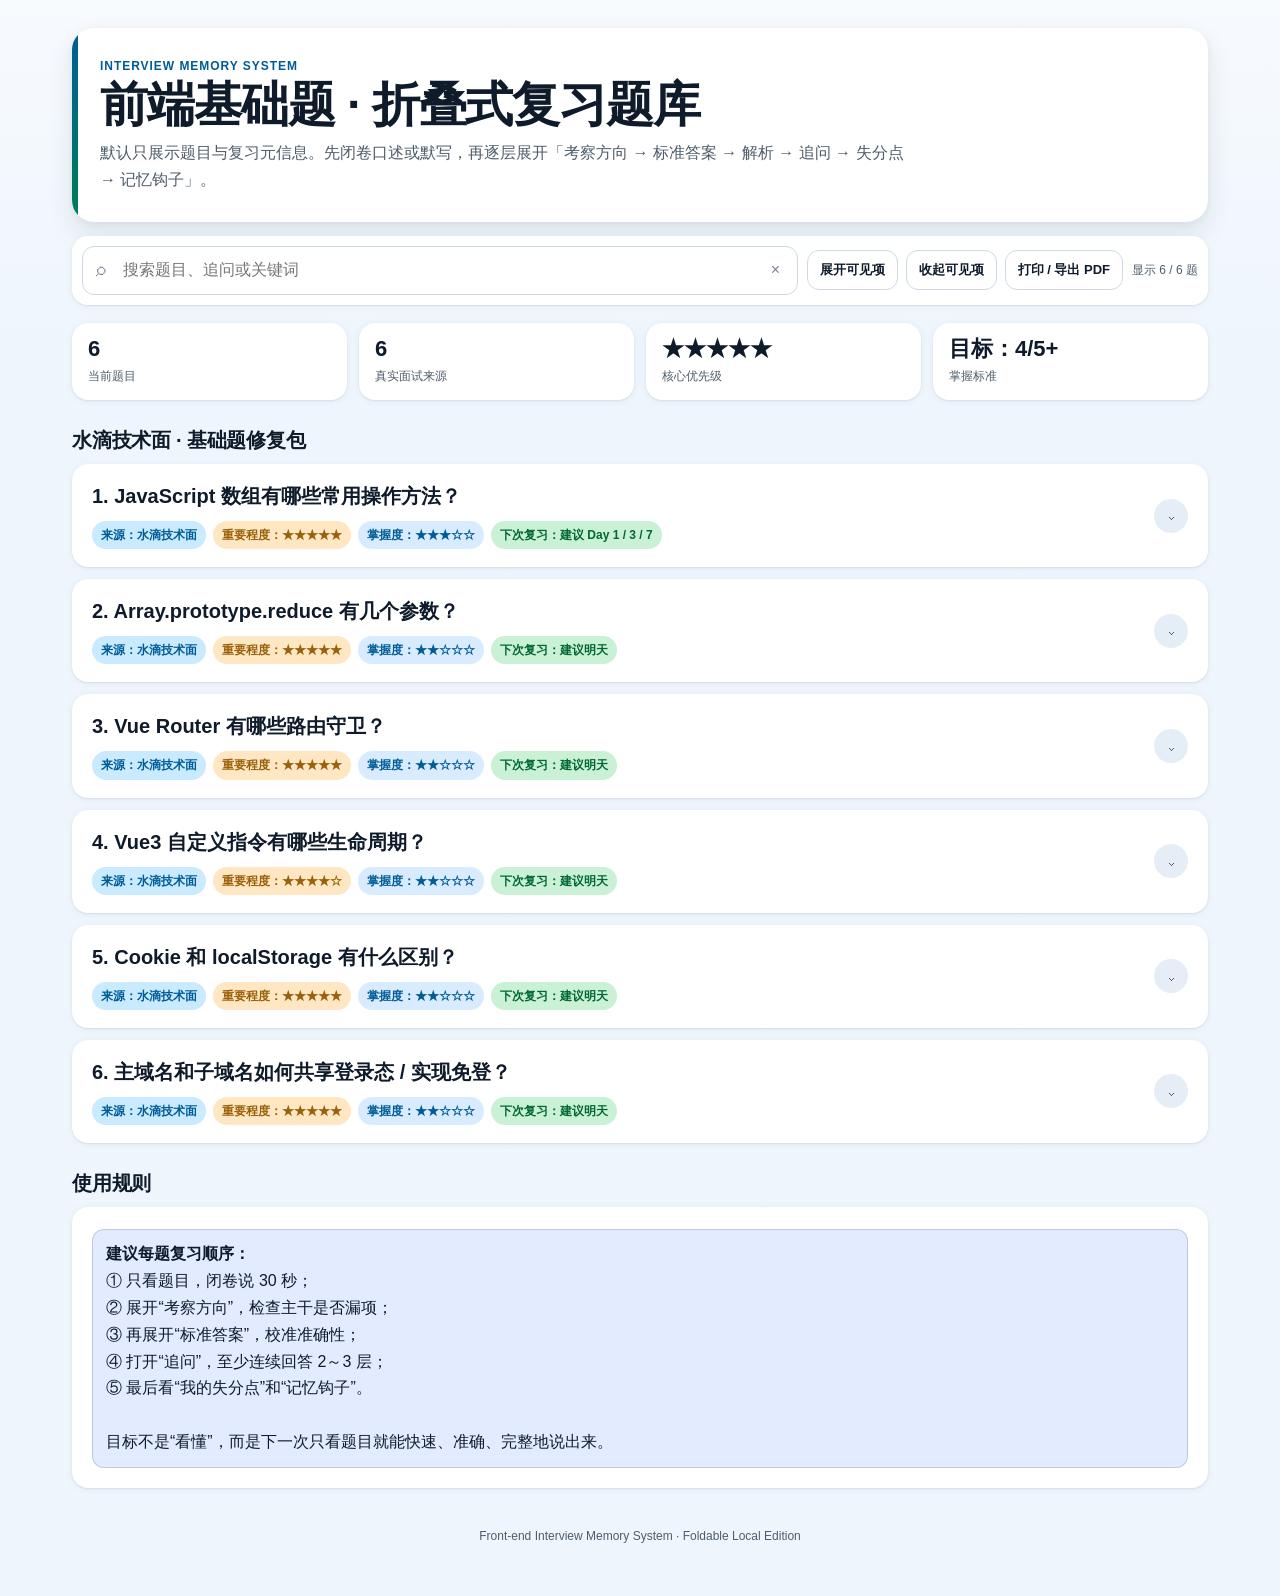
<file: shuidi_frontend_basic_interview_notes.html>
<!DOCTYPE html>
<html lang="zh-CN">
<head>
<meta charset="UTF-8" />
<meta name="viewport" content="width=device-width, initial-scale=1.0" />
<title>前端面试基础题题库｜水滴技术面修复包</title>
<link rel="stylesheet" href="assets/basic.css">
</head>
<body class="repair-page">
<a class="skip-link" href="#main-content">跳到主要内容</a>
<div id="main-content" class="page">
  <header class="hero">
    <div class="eyebrow">Interview Memory System</div>
    <h1>前端基础题 · 折叠式复习题库</h1>
    <p>默认只展示题目与复习元信息。先闭卷口述或默写，再逐层展开「考察方向 → 标准答案 → 解析 → 追问 → 失分点 → 记忆钩子」。</p>
    <div class="toolbar">
      <button class="btn" data-action="expand-visible">展开可见项</button>
      <button class="btn" data-action="collapse-visible">收起可见项</button>
      <button class="btn" data-action="print">打印 / 导出 PDF</button>
    </div>
  </header>

  <section class="stats">
    <div class="stat"><strong>6</strong><span>当前题目</span></div>
    <div class="stat"><strong>6</strong><span>真实面试来源</span></div>
    <div class="stat"><strong>★★★★★</strong><span>核心优先级</span></div>
    <div class="stat"><strong>目标：4/5+</strong><span>掌握标准</span></div>
  </section>

  <h2 class="section-title">水滴技术面 · 基础题修复包</h2>

  <article class="question-card">
    <div class="question-head" data-action="toggle-card" role="button" tabindex="0" aria-expanded="false">
      <div>
        <div class="question-title">1. JavaScript 数组有哪些常用操作方法？</div>
        <div class="meta">
          <span class="tag source">来源：水滴技术面</span>
          <span class="tag level">重要程度：★★★★★</span>
          <span class="tag mastery">掌握度：★★★☆☆</span>
          <span class="tag review">下次复习：建议 Day 1 / 3 / 7</span>
        </div>
      </div>
      <div class="chevron">⌄</div>
    </div>
    <div class="question-body">
      <details>
        <summary>题目主要考察点和方向概述</summary>
        <div class="detail-content">
          <div class="outline">
            <div class="outline-item"><strong>1.</strong> 能否按用途分类，而不是想到哪说到哪。</div>
            <div class="outline-item"><strong>2.</strong> 是否知道哪些方法会修改原数组。</div>
            <div class="outline-item"><strong>3.</strong> 是否能区分高频相似 API，如 map/forEach、slice/splice、find/filter。</div>
          </div>
        </div>
      </details>

      <details>
        <summary>标准答案</summary>
        <div class="detail-content">
          <div class="answer">
            数组方法比较多，我一般按用途分类。增删修改类有 <code>push</code>、<code>pop</code>、<code>shift</code>、<code>unshift</code>、<code>splice</code>；遍历转换有 <code>forEach</code>、<code>map</code>、<code>filter</code>；查找判断有 <code>find</code>、<code>findIndex</code>、<code>includes</code>、<code>indexOf</code>、<code>some</code>、<code>every</code>；结构处理有 <code>slice</code>、<code>concat</code>、<code>flat</code>、<code>join</code>，排序有 <code>sort</code>、<code>reverse</code>；聚合类主要是 <code>reduce</code> 和 <code>reduceRight</code>。另外我也会区分哪些方法会修改原数组。
          </div>
        </div>
      </details>

      <details>
        <summary>答案整体解析</summary>
        <div class="detail-content">
          <div class="analysis">
            这题真正要练的是“分类主干”。高级前端不需要机械背完所有 API，但应该能快速组织出：增删修改、遍历转换、查找判断、排序结构、聚合这几类，并补充原数组是否变化。
          </div>
          <table>
            <tr><th>类别</th><th>代表方法</th></tr>
            <tr><td>增删修改</td><td>push / pop / shift / unshift / splice</td></tr>
            <tr><td>遍历转换</td><td>forEach / map / filter</td></tr>
            <tr><td>查找判断</td><td>find / findIndex / includes / indexOf / some / every</td></tr>
            <tr><td>结构与排序</td><td>slice / concat / flat / join / sort / reverse</td></tr>
            <tr><td>聚合</td><td>reduce / reduceRight</td></tr>
          </table>
        </div>
      </details>

      <details>
        <summary>高频追问 + 答案</summary>
        <div class="detail-content">
          <div class="qa"><strong>追问 1：map 和 forEach 有什么区别？</strong>map 会根据回调返回值生成新数组，更适合数据转换；forEach 主要用于遍历执行副作用。</div>
          <div class="qa"><strong>追问 2：slice 和 splice 有什么区别？</strong>slice 用于截取，通常不修改原数组；splice 可删除、插入、替换，会修改原数组。</div>
          <div class="qa"><strong>追问 3：find 和 filter 有什么区别？</strong>find 返回第一个满足条件的元素；filter 返回所有满足条件元素组成的新数组。</div>
        </div>
      </details>

      <details>
        <summary>我的失分点</summary>
        <div class="detail-content">
          <div class="loss">当时主要是零散枚举数组 API，没有形成分类主干，因此容易漏项；最后提到 reduce 后又被继续追问参数，暴露出 API 细节不牢。</div>
        </div>
      </details>

      <details>
        <summary>记忆钩子</summary>
        <div class="detail-content">
          <div class="memory">增删 → 遍历 → 查找 → 判断 → 结构 → 聚合。</div>
        </div>
      </details>
    </div>
  </article>

  <article class="question-card">
    <div class="question-head" data-action="toggle-card" role="button" tabindex="0" aria-expanded="false">
      <div>
        <div class="question-title">2. Array.prototype.reduce 有几个参数？</div>
        <div class="meta">
          <span class="tag source">来源：水滴技术面</span>
          <span class="tag level">重要程度：★★★★★</span>
          <span class="tag mastery">掌握度：★★☆☆☆</span>
          <span class="tag review">下次复习：建议明天</span>
        </div>
      </div>
      <div class="chevron">⌄</div>
    </div>
    <div class="question-body">
      <details><summary>题目主要考察点和方向概述</summary>
        <div class="detail-content"><div class="outline">
          <div class="outline-item"><strong>1.</strong> reduce 方法本身的参数数量。</div>
          <div class="outline-item"><strong>2.</strong> callback 的 4 个参数。</div>
          <div class="outline-item"><strong>3.</strong> initialValue 对首次执行和空数组的影响。</div>
        </div></div>
      </details>
      <details><summary>标准答案</summary>
        <div class="detail-content"><div class="answer">
          <code>reduce</code> 方法本身最多接收两个参数：第一个是 reducer 回调函数，第二个是可选的初始值 <code>initialValue</code>。回调函数最多接收四个参数：<code>accumulator</code>、<code>currentValue</code>、<code>currentIndex</code> 和原数组 <code>array</code>。
        </div>
        <pre><code>array.reduce(callbackFn, initialValue)

callbackFn(accumulator, currentValue, currentIndex, array)</code></pre>
        </div>
      </details>
      <details><summary>答案整体解析</summary>
        <div class="detail-content"><div class="analysis">
          这题的陷阱是把“reduce 的参数”和“callback 的参数”混在一起。reduce 是 2 个；callback 是 4 个。initialValue 不传时，第一个数组元素会作为初始 accumulator，并从第二项开始执行回调。
        </div></div>
      </details>
      <details><summary>高频追问 + 答案</summary>
        <div class="detail-content">
          <div class="qa"><strong>追问 1：不传 initialValue 会怎样？</strong>数组第一个元素作为初始 accumulator，从第二个元素开始执行回调。</div>
          <div class="qa"><strong>追问 2：空数组不传 initialValue 呢？</strong>会抛出 TypeError。</div>
          <div class="qa"><strong>追问 3：reduce 常见用途？</strong>求和、计数、分组、数组转对象、扁平化、串行 Promise 等。</div>
        </div>
      </details>
      <details><summary>我的失分点</summary>
        <div class="detail-content"><div class="loss">当时回答“2～3 个，具体忘了”，说明 API 签名没有形成条件反射。这类高频基础 API 应该做到秒答。</div></div>
      </details>
      <details><summary>记忆钩子</summary>
        <div class="detail-content"><div class="memory">reduce 两个，callback 四个。</div></div>
      </details>
    </div>
  </article>

  <article class="question-card">
    <div class="question-head" data-action="toggle-card" role="button" tabindex="0" aria-expanded="false">
      <div>
        <div class="question-title">3. Vue Router 有哪些路由守卫？</div>
        <div class="meta">
          <span class="tag source">来源：水滴技术面</span>
          <span class="tag level">重要程度：★★★★★</span>
          <span class="tag mastery">掌握度：★★☆☆☆</span>
          <span class="tag review">下次复习：建议明天</span>
        </div>
      </div>
      <div class="chevron">⌄</div>
    </div>
    <div class="question-body">
      <details><summary>题目主要考察点和方向概述</summary>
        <div class="detail-content"><div class="outline">
          <div class="outline-item"><strong>1.</strong> 能否按全局 / 路由独享 / 组件内分类。</div>
          <div class="outline-item"><strong>2.</strong> 是否理解 beforeEach、beforeResolve、afterEach 的阶段差异。</div>
          <div class="outline-item"><strong>3.</strong> 是否知道组件内守卫及常见场景。</div>
        </div></div>
      </details>
      <details><summary>标准答案</summary>
        <div class="detail-content"><div class="answer">
          Vue Router 的导航守卫我一般分三类：全局守卫有 <code>beforeEach</code>、<code>beforeResolve</code>、<code>afterEach</code>；路由独享守卫是 <code>beforeEnter</code>；组件内主要有 <code>beforeRouteEnter</code>、<code>beforeRouteUpdate</code>、<code>beforeRouteLeave</code>。Composition API 下还有 <code>onBeforeRouteUpdate</code> 和 <code>onBeforeRouteLeave</code>。
        </div></div>
      </details>
      <details><summary>答案整体解析</summary>
        <div class="detail-content">
          <div class="tree">Route Guard
├─ 全局：beforeEach / beforeResolve / afterEach
├─ 路由独享：beforeEnter
└─ 组件内：beforeRouteEnter / beforeRouteUpdate / beforeRouteLeave</div>
          <div class="analysis follow-up">回答时先给分类，再列 API。这样比零散报出 beforeEach、afterEach 更完整，也更容易继续承接执行时机和使用场景的追问。</div>
        </div>
      </details>
      <details><summary>高频追问 + 答案</summary>
        <div class="detail-content">
          <div class="qa"><strong>追问 1：beforeEach 一般做什么？</strong>登录鉴权、权限判断、全局重定向。</div>
          <div class="qa"><strong>追问 2：beforeResolve 与 beforeEach 区别？</strong>beforeEach 更早；beforeResolve 位于导航确认前较靠后的阶段，适合最终确认类逻辑。</div>
          <div class="qa"><strong>追问 3：afterEach 能阻止导航吗？</strong>不能，导航已经完成，适合埋点和页面统计。</div>
          <div class="qa"><strong>追问 4：beforeRouteEnter 为什么访问不到 this？</strong>执行时目标组件实例尚未创建。</div>
        </div>
      </details>
      <details><summary>我的失分点</summary>
        <div class="detail-content"><div class="loss">当时只答了 beforeEach 和 afterEach，没有按三类展开，容易让面试官判断为 Vue Router 基础 API 掌握不完整。</div></div>
      </details>
      <details><summary>记忆钩子</summary>
        <div class="detail-content"><div class="memory">全局 → 独享 → 组件。</div></div>
      </details>
    </div>
  </article>

  <article class="question-card">
    <div class="question-head" data-action="toggle-card" role="button" tabindex="0" aria-expanded="false">
      <div>
        <div class="question-title">4. Vue3 自定义指令有哪些生命周期？</div>
        <div class="meta">
          <span class="tag source">来源：水滴技术面</span>
          <span class="tag level">重要程度：★★★★☆</span>
          <span class="tag mastery">掌握度：★★☆☆☆</span>
          <span class="tag review">下次复习：建议明天</span>
        </div>
      </div>
      <div class="chevron">⌄</div>
    </div>
    <div class="question-body">
      <details><summary>题目主要考察点和方向概述</summary>
        <div class="detail-content"><div class="outline">
          <div class="outline-item"><strong>1.</strong> 能否按创建 / 挂载 / 更新 / 卸载记忆 7 个钩子。</div>
          <div class="outline-item"><strong>2.</strong> 是否知道 mounted、updated、unmounted 的典型使用场景。</div>
          <div class="outline-item"><strong>3.</strong> 是否了解 Vue2 到 Vue3 的命名变化。</div>
        </div></div>
      </details>
      <details><summary>标准答案</summary>
        <div class="detail-content"><div class="answer">
          Vue3 自定义指令主要有 7 个生命周期钩子：<code>created</code>；挂载阶段的 <code>beforeMount</code>、<code>mounted</code>；更新阶段的 <code>beforeUpdate</code>、<code>updated</code>；卸载阶段的 <code>beforeUnmount</code>、<code>unmounted</code>。
        </div></div>
      </details>
      <details><summary>答案整体解析</summary>
        <div class="detail-content">
          <div class="tree">创建：created

挂载：beforeMount → mounted

更新：beforeUpdate → updated

卸载：beforeUnmount → unmounted</div>
          <div class="analysis follow-up">不要死背 7 个名字，按生命周期阶段分组记忆即可。自定义指令本质更偏底层 DOM 行为复用。</div>
        </div>
      </details>
      <details><summary>高频追问 + 答案</summary>
        <div class="detail-content">
          <div class="qa"><strong>追问 1：mounted 常做什么？</strong>DOM 已挂载，适合自动聚焦、事件绑定、第三方 DOM 实例初始化。</div>
          <div class="qa"><strong>追问 2：updated 常做什么？</strong>根据新的 binding 值同步更新 DOM 行为。</div>
          <div class="qa"><strong>追问 3：unmounted 常做什么？</strong>移除事件监听、清理 timer、Observer 和第三方实例。</div>
        </div>
      </details>
      <details><summary>我的失分点</summary>
        <div class="detail-content"><div class="loss">生命周期 API 节点不完整，说明 Vue 基础知识存在“用过但没有形成结构化记忆”的问题。</div></div>
      </details>
      <details><summary>记忆钩子</summary>
        <div class="detail-content"><div class="memory">创建 1 + 挂载 2 + 更新 2 + 卸载 2 = 7。</div></div>
      </details>
    </div>
  </article>

  <article class="question-card">
    <div class="question-head" data-action="toggle-card" role="button" tabindex="0" aria-expanded="false">
      <div>
        <div class="question-title">5. Cookie 和 localStorage 有什么区别？</div>
        <div class="meta">
          <span class="tag source">来源：水滴技术面</span>
          <span class="tag level">重要程度：★★★★★</span>
          <span class="tag mastery">掌握度：★★☆☆☆</span>
          <span class="tag review">下次复习：建议明天</span>
        </div>
      </div>
      <div class="chevron">⌄</div>
    </div>
    <div class="question-body">
      <details><summary>题目主要考察点和方向概述</summary>
        <div class="detail-content"><div class="outline">
          <div class="outline-item"><strong>1.</strong> 是否能从容量、生命周期、网络行为、服务端能力、安全五个维度比较。</div>
          <div class="outline-item"><strong>2.</strong> 是否理解 Cookie 会自动参与 HTTP 请求，而 localStorage 不会。</div>
          <div class="outline-item"><strong>3.</strong> 是否具备 XSS、CSRF、HttpOnly、SameSite 等安全意识。</div>
        </div></div>
      </details>
      <details><summary>标准答案</summary>
        <div class="detail-content"><div class="answer">
          Cookie 和 localStorage 都可以在浏览器保存数据，但区别主要有五点：Cookie 容量较小，通常单条几 KB；localStorage 一般是数 MB。Cookie 可以设置过期时间，localStorage 默认长期保存。Cookie 在满足 Domain、Path、Secure、SameSite 等条件时会随 HTTP 请求自动发送，localStorage 不会。Cookie 可以由服务端通过 <code>Set-Cookie</code> 设置，并支持 <code>HttpOnly</code>、<code>Secure</code>、<code>SameSite</code>；localStorage 主要由前端 JS 操作。因此认证状态常更适合 Cookie，localStorage 更适合非敏感前端状态。
        </div></div>
      </details>
      <details><summary>答案整体解析</summary>
        <div class="detail-content">
          <table>
            <tr><th>维度</th><th>Cookie</th><th>localStorage</th></tr>
            <tr><td>容量</td><td>通常几 KB / 条</td><td>通常数 MB</td></tr>
            <tr><td>生命周期</td><td>可设置过期</td><td>默认长期保存</td></tr>
            <tr><td>请求携带</td><td>满足规则时自动发送</td><td>不会自动发送</td></tr>
            <tr><td>服务端</td><td>支持 Set-Cookie</td><td>主要由前端 JS 操作</td></tr>
            <tr><td>安全能力</td><td>HttpOnly / Secure / SameSite</td><td>可被 JS 直接访问</td></tr>
          </table>
        </div>
      </details>
      <details><summary>高频追问 + 答案</summary>
        <div class="detail-content">
          <div class="qa"><strong>追问 1：token 放 Cookie 还是 localStorage？</strong>需结合架构与威胁模型。localStorage 遇到 XSS 时 token 可能被读取；HttpOnly Cookie 可阻止 JS 直接读取，但要进一步考虑 CSRF。</div>
          <div class="qa"><strong>追问 2：Cookie 关浏览器就一定没了吗？</strong>不一定，设置 Expires 或 Max-Age 后可以持久化。</div>
          <div class="qa"><strong>追问 3：localStorage 真的是永久的吗？</strong>准确说是没有内置自动过期机制，默认长期保存，直到用户、浏览器策略或程序主动清理。</div>
        </div>
      </details>
      <details><summary>我的失分点</summary>
        <div class="detail-content"><div class="loss">当时主要从“存什么数据”回答，没有从存储机制的核心维度比较，且遗漏请求携带和安全属性，这是这题最关键的部分。</div></div>
      </details>
      <details><summary>记忆钩子</summary>
        <div class="detail-content"><div class="memory">容量 → 生存 → 网络 → 服务端 → 安全。</div></div>
      </details>
    </div>
  </article>

  <article class="question-card">
    <div class="question-head" data-action="toggle-card" role="button" tabindex="0" aria-expanded="false">
      <div>
        <div class="question-title">6. 主域名和子域名如何共享登录态 / 实现免登？</div>
        <div class="meta">
          <span class="tag source">来源：水滴技术面</span>
          <span class="tag level">重要程度：★★★★★</span>
          <span class="tag mastery">掌握度：★★☆☆☆</span>
          <span class="tag review">下次复习：建议明天</span>
        </div>
      </div>
      <div class="chevron">⌄</div>
    </div>
    <div class="question-body">
      <details><summary>题目主要考察点和方向概述</summary>
        <div class="detail-content"><div class="outline">
          <div class="outline-item"><strong>1.</strong> 第一判断应是同根域还是跨根域。</div>
          <div class="outline-item"><strong>2.</strong> 同根域优先考 Cookie Domain，而不是直接跳到 SSO。</div>
          <div class="outline-item"><strong>3.</strong> 跨根域才进入统一认证中心 / SSO / code 或 ticket 交换。</div>
          <div class="outline-item"><strong>4.</strong> 可能继续追问 localStorage 为什么不能直接共享。</div>
        </div></div>
      </details>
      <details><summary>标准答案</summary>
        <div class="detail-content"><div class="answer">
          我会先区分是不是同一个根域。如果是 <code>www.example.com</code> 和 <code>admin.example.com</code> 这种同根域子域，可以通过 Cookie 的 <code>Domain</code> 属性让认证 Cookie 对相应子域生效；如果是 <code>a.com</code> 和 <code>b.com</code> 这种完全不同的根域，Cookie 不能直接共享，一般需要 SSO，通过统一认证中心完成认证，再让各系统建立自己的登录态。
        </div></div>
      </details>
      <details><summary>答案整体解析</summary>
        <div class="detail-content">
          <div class="tree">同根域
www.example.com
admin.example.com
        ↓
Cookie Domain=example.com
        ↓
共享认证 Cookie

不同根域
a.com / b.com
        ↓
不能直接共享 Cookie
        ↓
SSO / 统一认证中心
        ↓
code / ticket
        ↓
各系统建立自己的登录态</div>
        </div>
      </details>
      <details><summary>高频追问 + 答案</summary>
        <div class="detail-content">
          <div class="qa"><strong>追问 1：父域和子域 localStorage 可以共享吗？</strong>不能直接共享。localStorage 按 origin 隔离，协议、Host、端口共同决定 origin，不同子域通常不是同一 origin。</div>
          <div class="qa"><strong>追问 2：为什么 Cookie 可以？</strong>Cookie 有独立的 Domain、Path、Secure、SameSite 等作用域规则，可以配置父域对子域生效。</div>
          <div class="qa"><strong>追问 3：什么时候才真正需要 SSO？</strong>当系统跨不同根域，或需要统一身份中心、多系统统一登录时，通常采用 SSO。</div>
        </div>
      </details>
      <details><summary>我的失分点</summary>
        <div class="detail-content"><div class="loss">当时直接回答 SSO，方向不算错，但跳过了“同根域 Cookie Domain”这个更贴近浏览器机制的答案，因此容易被判断为没有答到题眼。</div></div>
      </details>
      <details><summary>记忆钩子</summary>
        <div class="detail-content"><div class="memory">同根域 → Cookie Domain；不同根域 → SSO；localStorage → 默认不共享。</div></div>
      </details>
    </div>
  </article>

  <h2 class="section-title">使用规则</h2>
  <section class="question-card usage-card open">
    <div class="question-body">
      <div class="analysis">
        <strong>建议每题复习顺序：</strong><br>
        ① 只看题目，闭卷说 30 秒；<br>
        ② 展开“考察方向”，检查主干是否漏项；<br>
        ③ 再展开“标准答案”，校准准确性；<br>
        ④ 打开“追问”，至少连续回答 2～3 层；<br>
        ⑤ 最后看“我的失分点”和“记忆钩子”。<br><br>
        目标不是“看懂”，而是下一次只看题目就能快速、准确、完整地说出来。
      </div>
    </div>
  </section>

  <div class="footer">Front-end Interview Memory System · Foldable Local Edition</div>
</div>

<script src="assets/basic.js"></script>
</body>
</html>
</file>
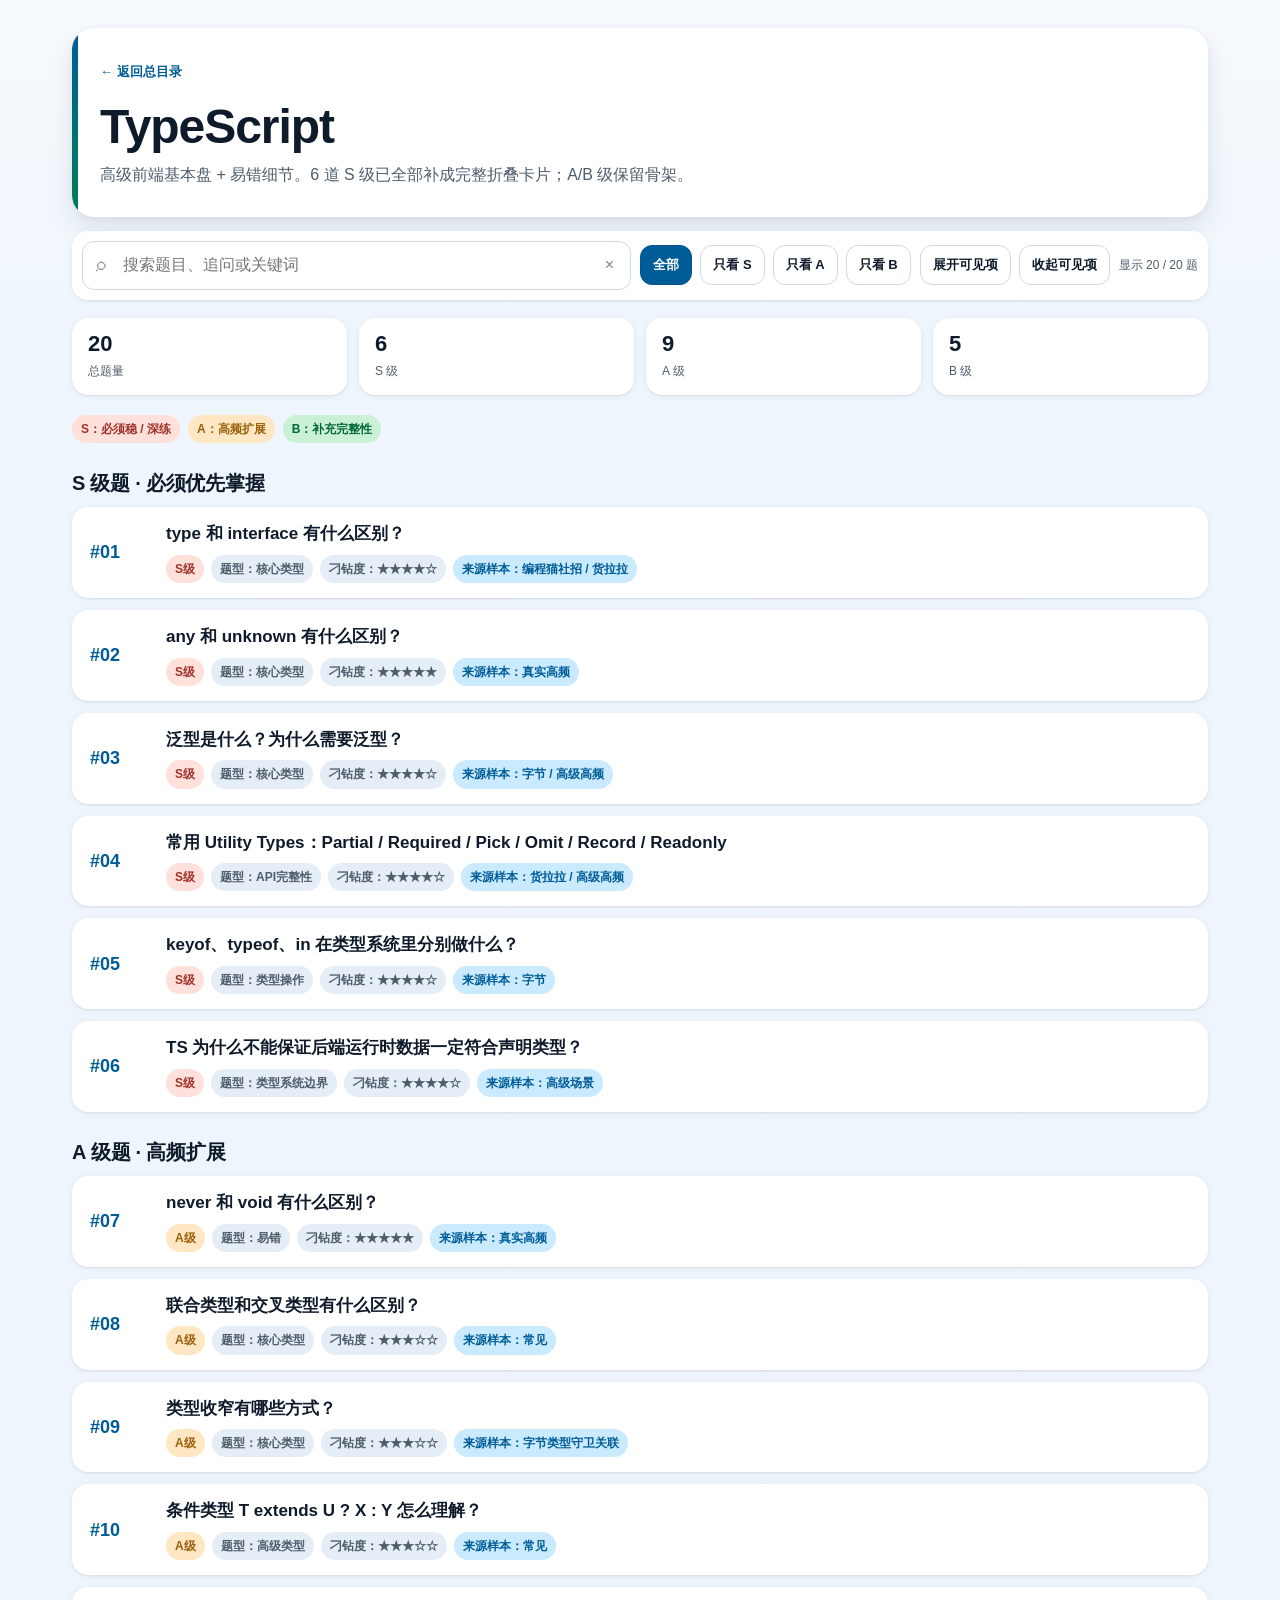
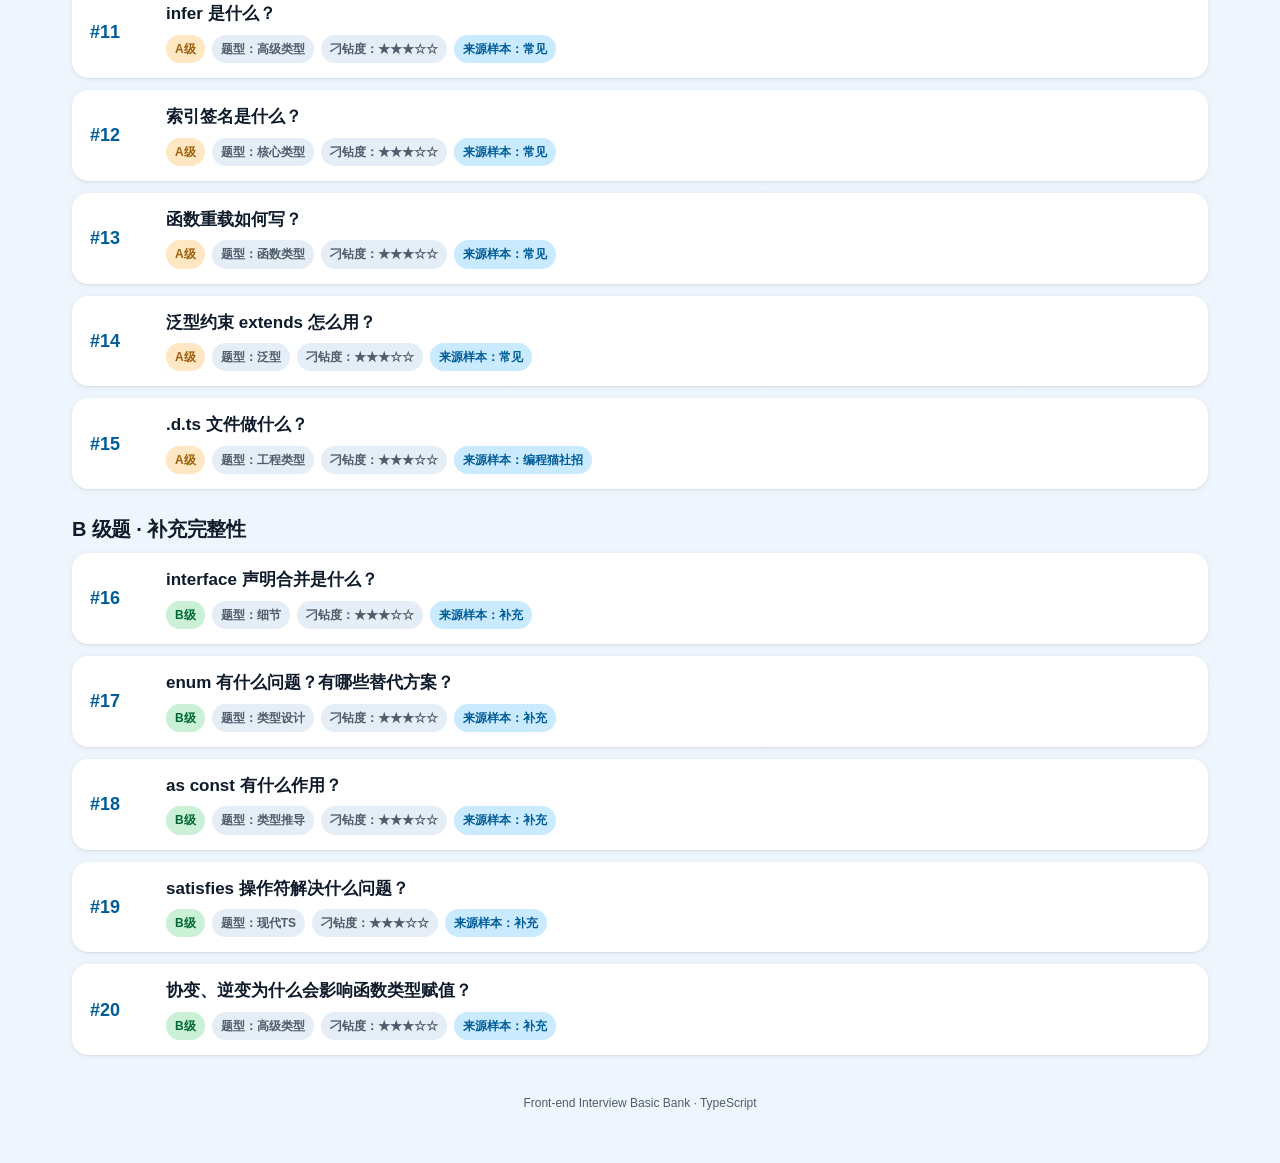
<file: typescript.html>
<!DOCTYPE html>
<html lang="zh-CN"><head><meta charset="utf-8"/><meta content="width=device-width,initial-scale=1" name="viewport"/><title>TypeScript｜前端基础题库</title><link rel="stylesheet" href="assets/basic.css"></head>
<body class="bank-page">
<a class="skip-link" href="#main-content">跳到主要内容</a><div id="main-content" class="page">
<header class="hero"><a class="back" href="index.html">← 返回总目录</a><h1>TypeScript</h1><p>高级前端基本盘 + 易错细节。6 道 S 级已全部补成完整折叠卡片；A/B 级保留骨架。</p>
<div class="toolbar"><button class="btn" data-action="filter-grade" data-filter-grade="ALL" aria-pressed="true">全部</button><button class="btn" data-action="filter-grade" data-filter-grade="S" aria-pressed="false">只看 S</button><button class="btn" data-action="filter-grade" data-filter-grade="A" aria-pressed="false">只看 A</button><button class="btn" data-action="filter-grade" data-filter-grade="B" aria-pressed="false">只看 B</button><button class="btn" data-action="expand-visible">展开可见项</button><button class="btn" data-action="collapse-visible">收起可见项</button></div></header>
<section class="summary"><div><strong>20</strong><span>总题量</span></div><div><strong>6</strong><span>S 级</span></div><div><strong>9</strong><span>A 级</span></div><div><strong>5</strong><span>B 级</span></div></section>
<div class="legend"><span class="pill s">S：必须稳 / 深练</span><span class="pill a">A：高频扩展</span><span class="pill b">B：补充完整性</span></div>
<h2 class="section">S 级题 · 必须优先掌握</h2>
<article class="question-card" data-grade="S">
<div class="head" data-action="toggle-card" role="button" tabindex="0" aria-expanded="false">
<div class="rank">#01</div>
<div>
<div class="title">type 和 interface 有什么区别？</div>
<div class="meta">
<span class="tag s">S级</span>
<span class="tag">题型：核心类型</span>
<span class="tag">刁钻度：★★★★☆</span>
<span class="tag source">来源样本：编程猫社招 / 货拉拉</span>
</div>
</div>
</div>
<div class="body"><div class="note"><strong>训练目标：</strong>30 秒结论 + 60～90 秒展开 + 常见追问</div><details><summary>题目主要考察点和方向概述</summary><div class="detail-content"><div class="outline"><div class="outline-item"><strong>1.</strong> 两者都能描述对象结构，很多场景可互换。</div><div class="outline-item"><strong>2.</strong> interface 更偏声明对象/类契约，支持 declaration merging 和 extends。</div><div class="outline-item"><strong>3.</strong> type 更通用：可表示联合、交叉、原始类型别名、tuple、条件类型等。</div><div class="outline-item"><strong>4.</strong> 不要机械背“interface 能扩展、type 不能”；type 可通过交叉类型组合。</div></div></div></details><details><summary>标准答案</summary><div class="detail-content"><div class="answer">type 和 interface 都可以描述对象结构，很多业务场景里都能互换，但设计能力不同。

interface 更偏“对象结构契约”。它天然支持 extends，也支持 declaration merging，也就是同名 interface 可以合并。因此在公共库类型、可扩展对象模型、类实现契约等场景里很常见。

type 是更通用的类型别名机制。除了对象结构，它还能直接描述联合类型、交叉类型、元组、函数类型、条件类型、映射类型等。例如：
type Status = 'idle' | 'loading' | 'done'

type UserWithRole = User &amp; { role: string }

interface 也不是“不能做联合”，而是它自己不能直接声明成联合别名；type 在这类组合表达上更灵活。

我的使用习惯是：稳定对象契约、公共扩展点优先考虑 interface；复杂类型运算、联合/交叉/工具类型组合优先 type。</div></div></details><details><summary>答案整体解析</summary><div class="detail-content"><div class="analysis">这题最容易变成死背差异表。高级回答应该落到“表达能力”和“设计边界”上。</div></div></details><details><summary>高频追问 + 答案</summary><div class="detail-content"><div class="qa"><strong>追问 1：interface 可以重复声明吗？</strong><div>可以，同名 interface 会 declaration merging；type 同名重复声明会报错。</div></div><div class="qa"><strong>追问 2：type 能继承 interface 吗？</strong><div>可以通过交叉类型组合，例如 type A = B &amp; { x:number }。</div></div><div class="qa"><strong>追问 3：class implements 能不能实现 type？</strong><div>只要 type 最终描述的是对象结构，可以 implements；但联合类型这类不适合作为 class 实现契约。</div></div><div class="qa"><strong>追问 4：团队里到底统一用哪个？</strong><div>都可以，关键是建立一致约定。公共扩展型 API 常用 interface，复杂类型组合常用 type。</div></div></div></details><details><summary>失分点 / 易错点</summary><div class="detail-content"><div class="loss">常见失分：说“interface 能继承，type 不能”，这是错误的简化。</div></div></details><details><summary>记忆钩子</summary><div class="detail-content"><div class="memory">interface = 对象契约/可合并；type = 更通用类型表达式。</div></div></details><details><summary>前置知识 / 关联知识</summary><div class="detail-content"><div class="deps">前置：对象类型、联合/交叉类型。关联：extends、implements、declaration merging。</div></div></details></div>
</article>
<article class="question-card" data-grade="S">
<div class="head" data-action="toggle-card" role="button" tabindex="0" aria-expanded="false">
<div class="rank">#02</div>
<div>
<div class="title">any 和 unknown 有什么区别？</div>
<div class="meta">
<span class="tag s">S级</span>
<span class="tag">题型：核心类型</span>
<span class="tag">刁钻度：★★★★★</span>
<span class="tag source">来源样本：真实高频</span>
</div>
</div>
</div>
<div class="body"><div class="note"><strong>训练目标：</strong>30 秒结论 + 60～90 秒展开 + 常见追问</div><details><summary>题目主要考察点和方向概述</summary><div class="detail-content"><div class="outline"><div class="outline-item"><strong>1.</strong> any 基本关闭类型检查，能读属性、调用、赋值给任意类型。</div><div class="outline-item"><strong>2.</strong> unknown 表示“现在不知道类型”，但使用前必须缩小类型。</div><div class="outline-item"><strong>3.</strong> any 会污染类型系统；unknown 更适合作为不可信输入的边界类型。</div></div></div></details><details><summary>标准答案</summary><div class="detail-content"><div class="answer">any 和 unknown 都表示“类型暂时不确定”，但安全性完全不同。

any 相当于告诉 TypeScript：这个值你不要再检查了。它可以调用任意方法、访问任意属性，也可以直接赋值给其他类型，因此 any 很容易把不安全类型继续传播到整个调用链里。

unknown 则表示“我现在不知道它是什么，但在确认之前不能随便用”。unknown 可以接收任意值，但如果要访问属性、调用方法或赋值给更具体类型，就必须先通过 typeof、instanceof、自定义 type guard 等方式做类型收窄。

因此外部输入、不可信 JSON、catch error 等边界场景，unknown 通常比 any 更合理。

一句话：any 是放弃类型检查；unknown 是保留不确定性，但强迫你验证。</div></div></details><details><summary>答案整体解析</summary><div class="detail-content"><div class="analysis">高级前端要建立“边界输入先 unknown，再校验”的意识，这和后端返回数据运行时校验是同一套思维。</div></div></details><details><summary>高频追问 + 答案</summary><div class="detail-content"><div class="qa"><strong>追问 1：unknown 能赋值给 string 吗？</strong><div>不能直接赋，需要先缩小到 string。</div></div><div class="qa"><strong>追问 2：string 能赋值给 unknown 吗？</strong><div>可以，任意类型都能赋给 unknown。</div></div><div class="qa"><strong>追问 3：any 能传染吗？</strong><div>会。any 参与表达式、对象访问、函数返回后，往往让后续类型检查失去意义。</div></div><div class="qa"><strong>追问 4：catch 里的 error 为什么推荐 unknown？</strong><div>因为运行时可以 throw 任意值，不一定是 Error；unknown 会强迫你先判断。</div></div></div></details><details><summary>失分点 / 易错点</summary><div class="detail-content"><div class="loss">常见失分：只说 unknown 比 any 安全，却说不出“必须先 narrow”这一核心。</div></div></details><details><summary>记忆钩子</summary><div class="detail-content"><div class="memory">any = 关掉检查；unknown = 先不知道，但用前必须证明。</div></div></details><details><summary>前置知识 / 关联知识</summary><div class="detail-content"><div class="deps">前置：类型收窄。关联：API边界、zod、运行时校验。</div></div></details></div>
</article>
<article class="question-card" data-grade="S">
<div class="head" data-action="toggle-card" role="button" tabindex="0" aria-expanded="false">
<div class="rank">#03</div>
<div>
<div class="title">泛型是什么？为什么需要泛型？</div>
<div class="meta">
<span class="tag s">S级</span>
<span class="tag">题型：核心类型</span>
<span class="tag">刁钻度：★★★★☆</span>
<span class="tag source">来源样本：字节 / 高级高频</span>
</div>
</div>
</div>
<div class="body"><div class="note"><strong>训练目标：</strong>30 秒结论 + 60～90 秒展开 + 常见追问</div><details><summary>题目主要考察点和方向概述</summary><div class="detail-content"><div class="outline"><div class="outline-item"><strong>1.</strong> 泛型是在类型层给“类型”也加参数，让逻辑与具体类型解耦。</div><div class="outline-item"><strong>2.</strong> 核心价值：保留输入输出之间的类型关系，而不是用 any 丢掉信息。</div><div class="outline-item"><strong>3.</strong> 常见场景：函数、组件、API 响应、数据结构、工具类型。</div><div class="outline-item"><strong>4.</strong> 进一步追问：泛型约束 extends、默认泛型、keyof 联动。</div></div></div></details><details><summary>标准答案</summary><div class="detail-content"><div class="answer">泛型可以理解为“类型参数”。函数参数让我们把运行时数据传进去；泛型让我们把类型也作为参数传进去。

比如：
function identity&lt;T&gt;(value: T): T {
  return value
}

如果传 string，返回值还是 string；传 User，返回值还是 User。这里最重要的不是“代码复用”四个字，而是泛型能保留输入和输出之间的类型关系。

如果用 any 写 identity(value:any):any，虽然也能接收所有类型，但返回值的具体类型信息丢了，后续代码失去提示和检查。

实际项目里泛型很常见，例如：
ApiResponse&lt;T&gt;
TableColumn&lt;T&gt;
Promise&lt;T&gt;
Map&lt;K,V&gt;
React/Vue 组件 props 数据模型
请求函数 request&lt;T&gt;()

如果泛型不能是任意类型，可以通过 extends 做约束，例如：
function getId&lt;T extends { id: string }&gt;(obj: T) {
  return obj.id
}

所以泛型本质是：在保持类型信息的前提下复用逻辑。</div></div></details><details><summary>答案整体解析</summary><div class="detail-content"><div class="analysis">这题高级回答要把 any 对比带出来。泛型的核心不是“可以传任何类型”，而是“建立类型关系”。</div></div></details><details><summary>高频追问 + 答案</summary><div class="detail-content"><div class="qa"><strong>追问 1：泛型和 any 最大区别？</strong><div>any 丢掉具体类型关系；泛型把调用方实际类型保留下来并贯穿输入输出。</div></div><div class="qa"><strong>追问 2：extends 在泛型里一定是继承吗？</strong><div>更准确是约束：T 必须满足某种类型条件。</div></div><div class="qa"><strong>追问 3：泛型可以有默认值吗？</strong><div>可以，例如 type ApiResponse&lt;T = unknown&gt; = ...</div></div><div class="qa"><strong>追问 4：什么时候不该用泛型？</strong><div>如果不同类型之间没有需要保持的关系，或者只有一个具体类型，强行泛型会增加复杂度。</div></div></div></details><details><summary>失分点 / 易错点</summary><div class="detail-content"><div class="loss">常见失分：回答“泛型就是类型复用”，太空泛，没有说输入输出类型关系。</div></div></details><details><summary>记忆钩子</summary><div class="detail-content"><div class="memory">泛型 = 给类型加参数；关键是“保留关系”，不是“随便什么都行”。</div></div></details><details><summary>前置知识 / 关联知识</summary><div class="detail-content"><div class="deps">前置：函数类型、对象类型。关联：泛型约束、Utility Types、组件类型。</div></div></details></div>
</article>
<article class="question-card" data-grade="S">
<div class="head" data-action="toggle-card" role="button" tabindex="0" aria-expanded="false">
<div class="rank">#04</div>
<div>
<div class="title">常用 Utility Types：Partial / Required / Pick / Omit / Record / Readonly</div>
<div class="meta">
<span class="tag s">S级</span>
<span class="tag">题型：API完整性</span>
<span class="tag">刁钻度：★★★★☆</span>
<span class="tag source">来源样本：货拉拉 / 高级高频</span>
</div>
</div>
</div>
<div class="body"><div class="note"><strong>训练目标：</strong>30 秒结论 + 60～90 秒展开 + 常见追问</div><details><summary>题目主要考察点和方向概述</summary><div class="detail-content"><div class="outline"><div class="outline-item"><strong>1.</strong> Utility Types 本质是基于 mapped type / keyof 等能力组合出的常用类型转换。</div><div class="outline-item"><strong>2.</strong> Partial/Required/Readonly 改属性修饰；Pick/Omit 选字段；Record 构造键值映射。</div><div class="outline-item"><strong>3.</strong> 要会写业务场景，而不是只会翻译名字。</div></div></div></details><details><summary>标准答案</summary><div class="detail-content"><div class="answer">这几个 Utility Types 我按用途记。

Partial&lt;T&gt;：把 T 的所有属性变成可选，适合编辑表单、PATCH 参数。
Required&lt;T&gt;：把所有属性变成必填。
Readonly&lt;T&gt;：把所有属性变成只读。

Pick&lt;T, K&gt;：从 T 里挑一部分字段。
Omit&lt;T, K&gt;：从 T 里排除一部分字段。

Record&lt;K, V&gt;：构造一个键集合 K 到值类型 V 的映射对象。

例如：
type User = {
  id: string
  name: string
  age?: number
}

type UserPatch = Partial&lt;User&gt;
type UserPreview = Pick&lt;User, 'id' | 'name'&gt;
type UserForm = Omit&lt;User, 'id'&gt;
type UserMap = Record&lt;string, User&gt;

从底层看，这些工具类型主要依赖 keyof、mapped types、条件类型等能力。因此面试如果继续追问，我至少要能说出 Partial 大致就是遍历 keyof T，把每个属性加上 ?。</div></div></details><details><summary>答案整体解析</summary><div class="detail-content"><div class="analysis">这类题属于“API 完整性 + 类型机制”。高级岗位不能只会名字，还要能说出 1~2 个真实场景。</div></div></details><details><summary>高频追问 + 答案</summary><div class="detail-content"><div class="qa"><strong>追问 1：Partial 是深层 Partial 吗？</strong><div>不是，内置 Partial 只作用于第一层属性。深层可选需要自定义递归类型。</div></div><div class="qa"><strong>追问 2：Readonly 是运行时真的不能改吗？</strong><div>不是。它只在 TypeScript 编译期限制赋值，运行时对象仍是普通 JS 对象。</div></div><div class="qa"><strong>追问 3：Omit 底层怎么实现？</strong><div>可以理解为 Pick&lt;T, Exclude&lt;keyof T, K&gt;&gt;。</div></div><div class="qa"><strong>追问 4：Record 常见场景？</strong><div>枚举/联合 key 到配置对象、实体 id 到实体对象、状态码到文案等。</div></div></div></details><details><summary>失分点 / 易错点</summary><div class="detail-content"><div class="loss">常见失分：能说定义，但没有业务例子，也不知道 Partial 不是递归的。</div></div></details><details><summary>记忆钩子</summary><div class="detail-content"><div class="memory">Partial/Required/Readonly 改属性；Pick/Omit 选字段；Record 造字典。</div></div></details><details><summary>前置知识 / 关联知识</summary><div class="detail-content"><div class="deps">前置：keyof、mapped types。关联：Exclude、Extract、DeepPartial。</div></div></details></div>
</article>
<article class="question-card" data-grade="S">
<div class="head" data-action="toggle-card" role="button" tabindex="0" aria-expanded="false">
<div class="rank">#05</div>
<div>
<div class="title">keyof、typeof、in 在类型系统里分别做什么？</div>
<div class="meta">
<span class="tag s">S级</span>
<span class="tag">题型：类型操作</span>
<span class="tag">刁钻度：★★★★☆</span>
<span class="tag source">来源样本：字节</span>
</div>
</div>
</div>
<div class="body"><div class="note"><strong>训练目标：</strong>30 秒结论 + 60～90 秒展开 + 常见追问</div><details><summary>题目主要考察点和方向概述</summary><div class="detail-content"><div class="outline"><div class="outline-item"><strong>1.</strong> keyof T：拿到类型 T 的属性键联合。</div><div class="outline-item"><strong>2.</strong> typeof value：在类型位置获取某个值的静态类型。</div><div class="outline-item"><strong>3.</strong> in：常用于 mapped type 中遍历 union key；运行时 in 也是类型收窄手段。</div><div class="outline-item"><strong>4.</strong> 三者常组合构造类型安全映射。</div></div></div></details><details><summary>标准答案</summary><div class="detail-content"><div class="answer">keyof、typeof、in 是 TypeScript 里非常常用的类型操作符。

keyof T 会得到 T 的键组成的联合类型。例如：
type User = { id:string; name:string }
type UserKey = keyof User
结果就是 'id' | 'name'。

typeof 在类型位置里，可以获取某个已有变量或对象的静态类型：
const config = { retry: 3, timeout: 1000 }
type Config = typeof config

这样可以避免值和类型重复写两份。

in 在类型系统里经常用于 mapped type，遍历一个联合类型：
type MyReadonly&lt;T&gt; = {
  readonly [K in keyof T]: T[K]
}

另外运行时的 'name' in obj 也可以参与类型收窄。

这几个能力经常组合使用：typeof 从值拿类型，keyof 从类型拿 key，in 再遍历 key 构造新类型。</div></div></details><details><summary>答案整体解析</summary><div class="detail-content"><div class="analysis">这题的价值在于把 TS 从“写接口”提升到“做类型变换”。</div></div></details><details><summary>高频追问 + 答案</summary><div class="detail-content"><div class="qa"><strong>追问 1：keyof any 大概是什么？</strong><div>代表可作为对象属性键的类型集合，核心是 string | number | symbol。</div></div><div class="qa"><strong>追问 2：typeof 在 TS 和 JS 里一样吗？</strong><div>语法名字相同但位置不同：JS typeof 是运行时运算符；TS 类型位置的 typeof 用来获取值的静态类型。</div></div><div class="qa"><strong>追问 3：in 只能做 mapped type 吗？</strong><div>不是。运行时 `prop in obj` 也是 JS 运算符，TS 会利用它做类型收窄。</div></div><div class="qa"><strong>追问 4：为什么 typeof config as const 很常见？</strong><div>as const 能保留更窄的字面量类型，再用 typeof/keyof 派生精确联合类型。</div></div></div></details><details><summary>失分点 / 易错点</summary><div class="detail-content"><div class="loss">常见失分：把三个关键字混在一起，只会背语法但说不出组合关系。</div></div></details><details><summary>记忆钩子</summary><div class="detail-content"><div class="memory">typeof：值→类型；keyof：类型→键；in：遍历键。</div></div></details><details><summary>前置知识 / 关联知识</summary><div class="detail-content"><div class="deps">前置：联合类型。关联：mapped types、as const、类型收窄。</div></div></details></div>
</article>
<article class="question-card" data-grade="S">
<div class="head" data-action="toggle-card" role="button" tabindex="0" aria-expanded="false">
<div class="rank">#06</div>
<div>
<div class="title">TS 为什么不能保证后端运行时数据一定符合声明类型？</div>
<div class="meta">
<span class="tag s">S级</span>
<span class="tag">题型：类型系统边界</span>
<span class="tag">刁钻度：★★★★☆</span>
<span class="tag source">来源样本：高级场景</span>
</div>
</div>
</div>
<div class="body"><div class="note"><strong>训练目标：</strong>30 秒结论 + 60～90 秒展开 + 常见追问</div><details><summary>题目主要考察点和方向概述</summary><div class="detail-content"><div class="outline"><div class="outline-item"><strong>1.</strong> TypeScript 类型在编译后被擦除，运行时执行的仍是 JavaScript。</div><div class="outline-item"><strong>2.</strong> `as User`、接口声明、泛型 request&lt;User&gt;() 都不会自动验证网络响应。</div><div class="outline-item"><strong>3.</strong> 外部边界需要运行时校验：手写 guard、schema validator（如 Zod）、后端契约/生成代码。</div><div class="outline-item"><strong>4.</strong> 这是高级前端非常重要的“编译期 vs 运行时”边界意识。</div></div></div></details><details><summary>标准答案</summary><div class="detail-content"><div class="answer">TypeScript 只能在编译期检查代码，不能自动保证后端真实返回的数据符合类型声明，因为 TS 类型在编译到 JavaScript 后基本会被擦除。

例如：
const user = await request&lt;User&gt;('/api/user')

这里的 &lt;User&gt; 只是告诉 TypeScript“我期望它是 User”。如果服务端运行时真的返回：
{ id: 123, name: null }

TypeScript 不会在浏览器里自动拦截它。

`as User` 更明显，它只是类型断言，不是类型转换，也不会做任何运行时检查。

所以外部边界数据如果可靠性要求高，需要额外做 runtime validation。常见方式有：
1. 手写 type guard；
2. 使用 Zod、Valibot 等 schema validator；
3. OpenAPI / JSON Schema 生成客户端，再配合运行时验证；
4. 后端契约测试与接口监控。

例如 Zod：
const UserSchema = z.object({
  id: z.string(),
  name: z.string()
})

const user = UserSchema.parse(rawData)

这时才是真正对运行时数据做验证。

所以我的理解是：TypeScript 保证“代码内部类型关系”；Schema 校验保证“外部数据进入系统边界时是真的符合预期”。</div></div></details><details><summary>答案整体解析</summary><div class="detail-content"><div class="analysis">这是高级前端很能拉开差距的一题。很多人把 TS 当成运行时安全机制，真实项目里接口脏数据照样会把页面打崩。</div></div></details><details><summary>高频追问 + 答案</summary><div class="detail-content"><div class="qa"><strong>追问 1：as User 会做数据转换吗？</strong><div>不会。类型断言只影响编译器，不会修改运行时值。</div></div><div class="qa"><strong>追问 2：泛型 request&lt;User&gt;() 为什么也不安全？</strong><div>泛型只改变调用方看到的静态返回类型，如果 request 内部没有 runtime validator，实际响应仍未经验证。</div></div><div class="qa"><strong>追问 3：是不是所有接口都必须 Zod parse？</strong><div>不一定，要考虑性能、可信程度和业务风险。高风险边界、第三方数据、AI结构化输出、关键配置更值得严格校验。</div></div><div class="qa"><strong>追问 4：TS 和 Zod 为什么常一起用？</strong><div>TS 管静态类型，Zod 做运行时 schema 校验；还可以通过 z.infer 从 schema 推导 TS 类型，减少重复定义。</div></div></div></details><details><summary>失分点 / 易错点</summary><div class="detail-content"><div class="loss">常见失分：认为写了 interface 或 request&lt;User&gt;()，后端错误字段类型就会被 TS 自动拦截。</div></div></details><details><summary>记忆钩子</summary><div class="detail-content"><div class="memory">TS 只管“编译时你怎么想”；Schema 才管“运行时数据到底是什么”。</div></div></details><details><summary>前置知识 / 关联知识</summary><div class="detail-content"><div class="deps">前置：编译期/运行时。关联：Zod、API契约、AI Structured Output。</div></div></details></div>
</article><h2 class="section">A 级题 · 高频扩展</h2>
<article class="question-card" data-grade="A">
<div class="head" data-action="toggle-card" role="button" tabindex="0" aria-expanded="false">
<div class="rank">#07</div>
<div>
<div class="title">never 和 void 有什么区别？</div>
<div class="meta">
<span class="tag a">A级</span>
<span class="tag">题型：易错</span>
<span class="tag">刁钻度：★★★★★</span>
<span class="tag source">来源样本：真实高频</span>
</div>
</div>
</div>
<div class="body">
<div class="note"><strong>训练目标：</strong>30～60 秒完整回答 + 常见追问</div>
<div class="placeholder">▶ 考察方向　▶ 标准答案　▶ 答案解析　▶ 高频追问　▶ 失分点　▶ 记忆钩子<br/>当前为题库骨架版，后续按优先级逐题补齐。</div>
</div>
</article>
<article class="question-card" data-grade="A">
<div class="head" data-action="toggle-card" role="button" tabindex="0" aria-expanded="false">
<div class="rank">#08</div>
<div>
<div class="title">联合类型和交叉类型有什么区别？</div>
<div class="meta">
<span class="tag a">A级</span>
<span class="tag">题型：核心类型</span>
<span class="tag">刁钻度：★★★☆☆</span>
<span class="tag source">来源样本：常见</span>
</div>
</div>
</div>
<div class="body">
<div class="note"><strong>训练目标：</strong>30～60 秒完整回答 + 常见追问</div>
<div class="placeholder">▶ 考察方向　▶ 标准答案　▶ 答案解析　▶ 高频追问　▶ 失分点　▶ 记忆钩子<br/>当前为题库骨架版，后续按优先级逐题补齐。</div>
</div>
</article>
<article class="question-card" data-grade="A">
<div class="head" data-action="toggle-card" role="button" tabindex="0" aria-expanded="false">
<div class="rank">#09</div>
<div>
<div class="title">类型收窄有哪些方式？</div>
<div class="meta">
<span class="tag a">A级</span>
<span class="tag">题型：核心类型</span>
<span class="tag">刁钻度：★★★☆☆</span>
<span class="tag source">来源样本：字节类型守卫关联</span>
</div>
</div>
</div>
<div class="body">
<div class="note"><strong>训练目标：</strong>30～60 秒完整回答 + 常见追问</div>
<div class="placeholder">▶ 考察方向　▶ 标准答案　▶ 答案解析　▶ 高频追问　▶ 失分点　▶ 记忆钩子<br/>当前为题库骨架版，后续按优先级逐题补齐。</div>
</div>
</article>
<article class="question-card" data-grade="A">
<div class="head" data-action="toggle-card" role="button" tabindex="0" aria-expanded="false">
<div class="rank">#10</div>
<div>
<div class="title">条件类型 T extends U ? X : Y 怎么理解？</div>
<div class="meta">
<span class="tag a">A级</span>
<span class="tag">题型：高级类型</span>
<span class="tag">刁钻度：★★★☆☆</span>
<span class="tag source">来源样本：常见</span>
</div>
</div>
</div>
<div class="body">
<div class="note"><strong>训练目标：</strong>30～60 秒完整回答 + 常见追问</div>
<div class="placeholder">▶ 考察方向　▶ 标准答案　▶ 答案解析　▶ 高频追问　▶ 失分点　▶ 记忆钩子<br/>当前为题库骨架版，后续按优先级逐题补齐。</div>
</div>
</article>
<article class="question-card" data-grade="A">
<div class="head" data-action="toggle-card" role="button" tabindex="0" aria-expanded="false">
<div class="rank">#11</div>
<div>
<div class="title">infer 是什么？</div>
<div class="meta">
<span class="tag a">A级</span>
<span class="tag">题型：高级类型</span>
<span class="tag">刁钻度：★★★☆☆</span>
<span class="tag source">来源样本：常见</span>
</div>
</div>
</div>
<div class="body">
<div class="note"><strong>训练目标：</strong>30～60 秒完整回答 + 常见追问</div>
<div class="placeholder">▶ 考察方向　▶ 标准答案　▶ 答案解析　▶ 高频追问　▶ 失分点　▶ 记忆钩子<br/>当前为题库骨架版，后续按优先级逐题补齐。</div>
</div>
</article>
<article class="question-card" data-grade="A">
<div class="head" data-action="toggle-card" role="button" tabindex="0" aria-expanded="false">
<div class="rank">#12</div>
<div>
<div class="title">索引签名是什么？</div>
<div class="meta">
<span class="tag a">A级</span>
<span class="tag">题型：核心类型</span>
<span class="tag">刁钻度：★★★☆☆</span>
<span class="tag source">来源样本：常见</span>
</div>
</div>
</div>
<div class="body">
<div class="note"><strong>训练目标：</strong>30～60 秒完整回答 + 常见追问</div>
<div class="placeholder">▶ 考察方向　▶ 标准答案　▶ 答案解析　▶ 高频追问　▶ 失分点　▶ 记忆钩子<br/>当前为题库骨架版，后续按优先级逐题补齐。</div>
</div>
</article>
<article class="question-card" data-grade="A">
<div class="head" data-action="toggle-card" role="button" tabindex="0" aria-expanded="false">
<div class="rank">#13</div>
<div>
<div class="title">函数重载如何写？</div>
<div class="meta">
<span class="tag a">A级</span>
<span class="tag">题型：函数类型</span>
<span class="tag">刁钻度：★★★☆☆</span>
<span class="tag source">来源样本：常见</span>
</div>
</div>
</div>
<div class="body">
<div class="note"><strong>训练目标：</strong>30～60 秒完整回答 + 常见追问</div>
<div class="placeholder">▶ 考察方向　▶ 标准答案　▶ 答案解析　▶ 高频追问　▶ 失分点　▶ 记忆钩子<br/>当前为题库骨架版，后续按优先级逐题补齐。</div>
</div>
</article>
<article class="question-card" data-grade="A">
<div class="head" data-action="toggle-card" role="button" tabindex="0" aria-expanded="false">
<div class="rank">#14</div>
<div>
<div class="title">泛型约束 extends 怎么用？</div>
<div class="meta">
<span class="tag a">A级</span>
<span class="tag">题型：泛型</span>
<span class="tag">刁钻度：★★★☆☆</span>
<span class="tag source">来源样本：常见</span>
</div>
</div>
</div>
<div class="body">
<div class="note"><strong>训练目标：</strong>30～60 秒完整回答 + 常见追问</div>
<div class="placeholder">▶ 考察方向　▶ 标准答案　▶ 答案解析　▶ 高频追问　▶ 失分点　▶ 记忆钩子<br/>当前为题库骨架版，后续按优先级逐题补齐。</div>
</div>
</article>
<article class="question-card" data-grade="A">
<div class="head" data-action="toggle-card" role="button" tabindex="0" aria-expanded="false">
<div class="rank">#15</div>
<div>
<div class="title">.d.ts 文件做什么？</div>
<div class="meta">
<span class="tag a">A级</span>
<span class="tag">题型：工程类型</span>
<span class="tag">刁钻度：★★★☆☆</span>
<span class="tag source">来源样本：编程猫社招</span>
</div>
</div>
</div>
<div class="body">
<div class="note"><strong>训练目标：</strong>30～60 秒完整回答 + 常见追问</div>
<div class="placeholder">▶ 考察方向　▶ 标准答案　▶ 答案解析　▶ 高频追问　▶ 失分点　▶ 记忆钩子<br/>当前为题库骨架版，后续按优先级逐题补齐。</div>
</div>
</article><h2 class="section">B 级题 · 补充完整性</h2>
<article class="question-card" data-grade="B">
<div class="head" data-action="toggle-card" role="button" tabindex="0" aria-expanded="false">
<div class="rank">#16</div>
<div>
<div class="title">interface 声明合并是什么？</div>
<div class="meta">
<span class="tag b">B级</span>
<span class="tag">题型：细节</span>
<span class="tag">刁钻度：★★★☆☆</span>
<span class="tag source">来源样本：补充</span>
</div>
</div>
</div>
<div class="body">
<div class="note"><strong>训练目标：</strong>知道核心定义与主要边界即可</div>
<div class="placeholder">▶ 考察方向　▶ 标准答案　▶ 答案解析　▶ 高频追问　▶ 失分点　▶ 记忆钩子<br/>当前为题库骨架版，后续按优先级逐题补齐。</div>
</div>
</article>
<article class="question-card" data-grade="B">
<div class="head" data-action="toggle-card" role="button" tabindex="0" aria-expanded="false">
<div class="rank">#17</div>
<div>
<div class="title">enum 有什么问题？有哪些替代方案？</div>
<div class="meta">
<span class="tag b">B级</span>
<span class="tag">题型：类型设计</span>
<span class="tag">刁钻度：★★★☆☆</span>
<span class="tag source">来源样本：补充</span>
</div>
</div>
</div>
<div class="body">
<div class="note"><strong>训练目标：</strong>知道核心定义与主要边界即可</div>
<div class="placeholder">▶ 考察方向　▶ 标准答案　▶ 答案解析　▶ 高频追问　▶ 失分点　▶ 记忆钩子<br/>当前为题库骨架版，后续按优先级逐题补齐。</div>
</div>
</article>
<article class="question-card" data-grade="B">
<div class="head" data-action="toggle-card" role="button" tabindex="0" aria-expanded="false">
<div class="rank">#18</div>
<div>
<div class="title">as const 有什么作用？</div>
<div class="meta">
<span class="tag b">B级</span>
<span class="tag">题型：类型推导</span>
<span class="tag">刁钻度：★★★☆☆</span>
<span class="tag source">来源样本：补充</span>
</div>
</div>
</div>
<div class="body">
<div class="note"><strong>训练目标：</strong>知道核心定义与主要边界即可</div>
<div class="placeholder">▶ 考察方向　▶ 标准答案　▶ 答案解析　▶ 高频追问　▶ 失分点　▶ 记忆钩子<br/>当前为题库骨架版，后续按优先级逐题补齐。</div>
</div>
</article>
<article class="question-card" data-grade="B">
<div class="head" data-action="toggle-card" role="button" tabindex="0" aria-expanded="false">
<div class="rank">#19</div>
<div>
<div class="title">satisfies 操作符解决什么问题？</div>
<div class="meta">
<span class="tag b">B级</span>
<span class="tag">题型：现代TS</span>
<span class="tag">刁钻度：★★★☆☆</span>
<span class="tag source">来源样本：补充</span>
</div>
</div>
</div>
<div class="body">
<div class="note"><strong>训练目标：</strong>知道核心定义与主要边界即可</div>
<div class="placeholder">▶ 考察方向　▶ 标准答案　▶ 答案解析　▶ 高频追问　▶ 失分点　▶ 记忆钩子<br/>当前为题库骨架版，后续按优先级逐题补齐。</div>
</div>
</article>
<article class="question-card" data-grade="B">
<div class="head" data-action="toggle-card" role="button" tabindex="0" aria-expanded="false">
<div class="rank">#20</div>
<div>
<div class="title">协变、逆变为什么会影响函数类型赋值？</div>
<div class="meta">
<span class="tag b">B级</span>
<span class="tag">题型：高级类型</span>
<span class="tag">刁钻度：★★★☆☆</span>
<span class="tag source">来源样本：补充</span>
</div>
</div>
</div>
<div class="body">
<div class="note"><strong>训练目标：</strong>知道核心定义与主要边界即可</div>
<div class="placeholder">▶ 考察方向　▶ 标准答案　▶ 答案解析　▶ 高频追问　▶ 失分点　▶ 记忆钩子<br/>当前为题库骨架版，后续按优先级逐题补齐。</div>
</div>
</article>
<div class="footer">Front-end Interview Basic Bank · TypeScript</div>
</div>
<script src="assets/basic.js"></script>
</body></html>
</file>
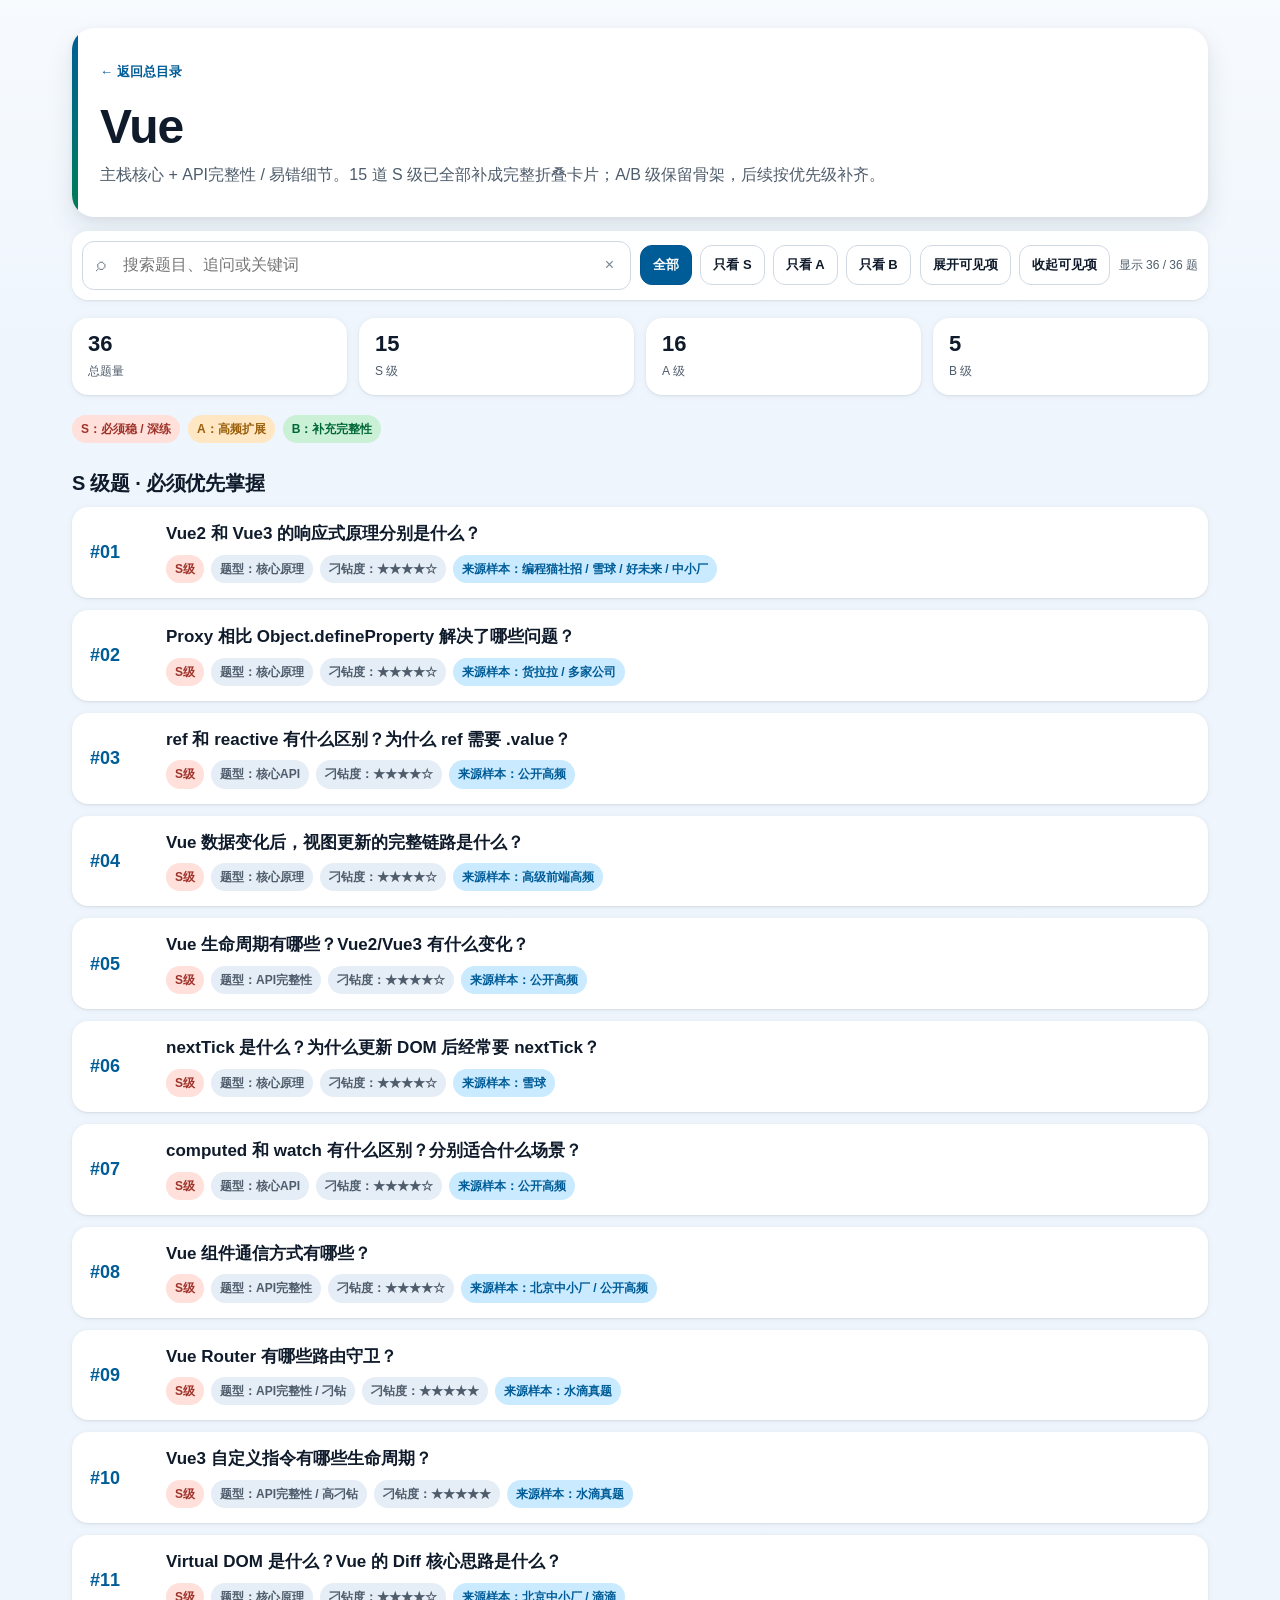
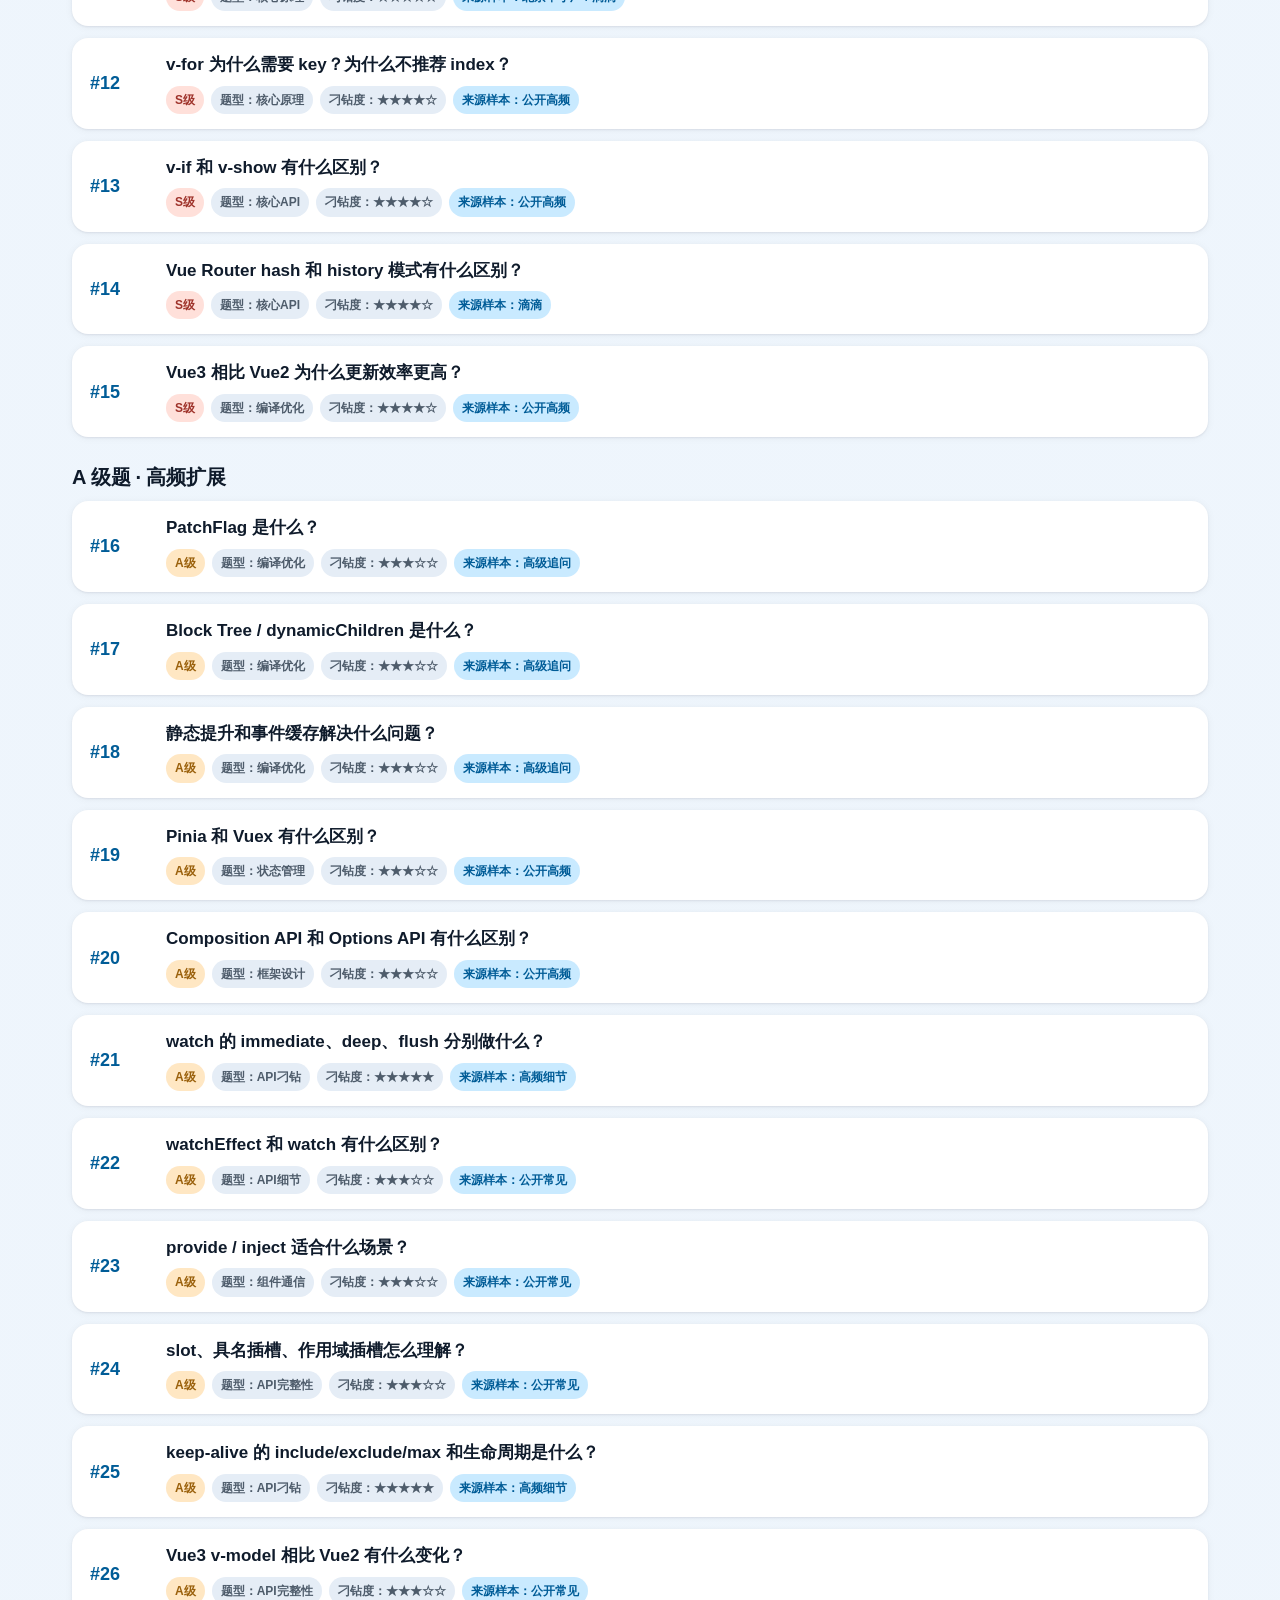
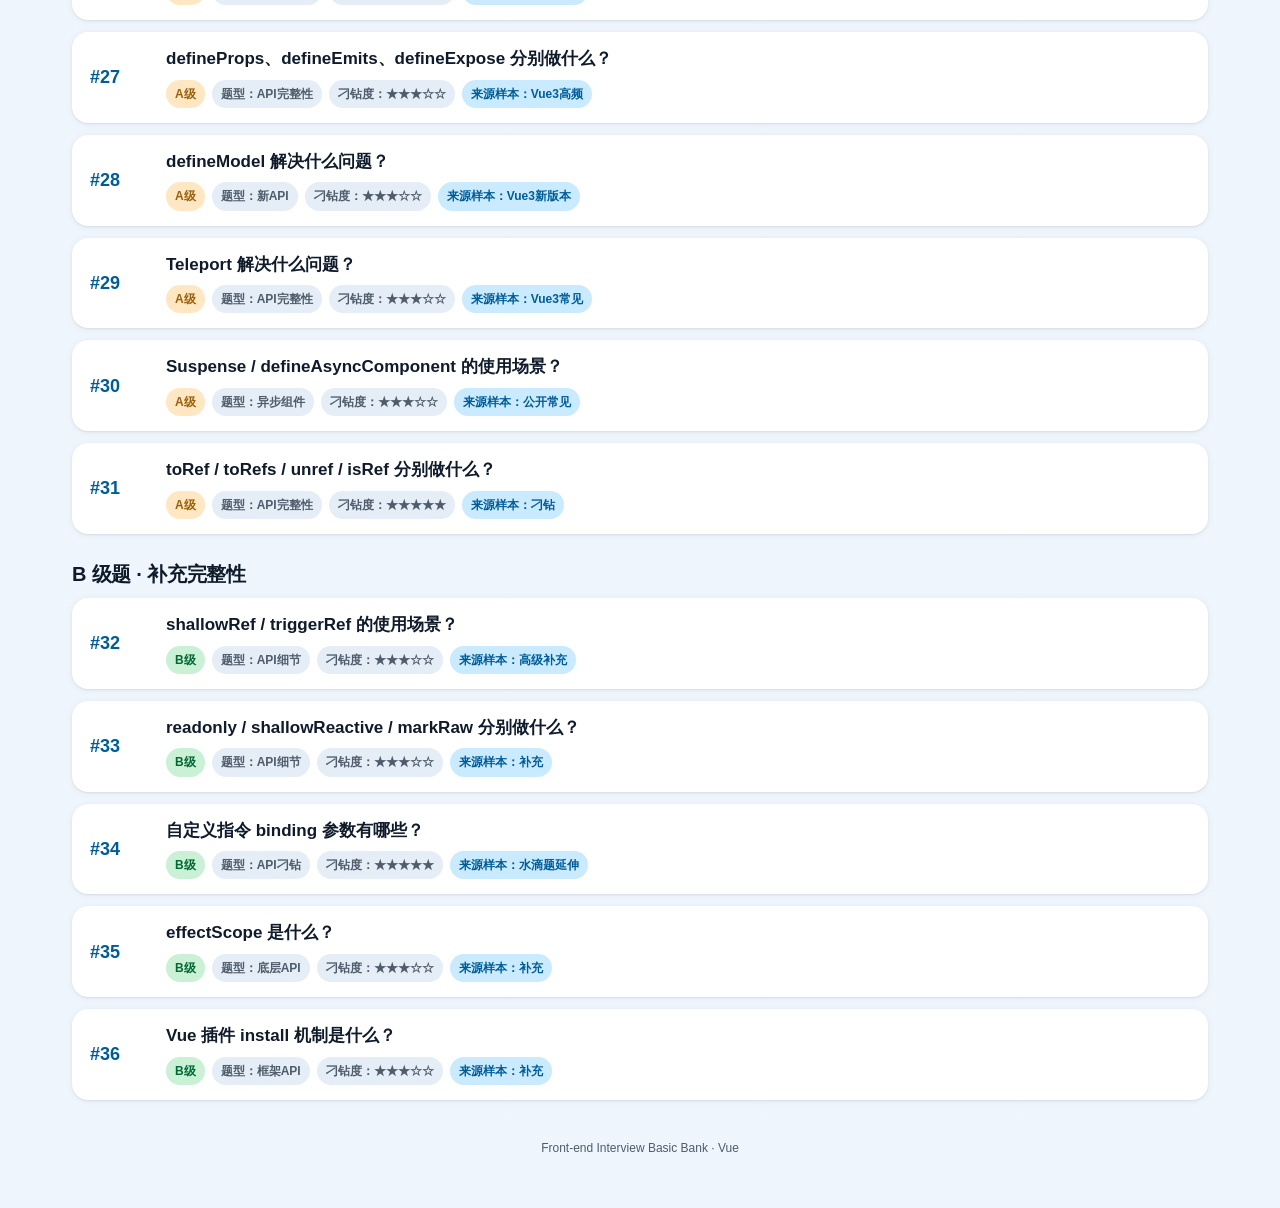
<file: vue.html>
<!DOCTYPE html>
<html lang="zh-CN"><head><meta charset="utf-8"/><meta content="width=device-width,initial-scale=1" name="viewport"/><title>Vue｜前端基础题库</title><link rel="stylesheet" href="assets/basic.css"></head>
<body class="bank-page">
<a class="skip-link" href="#main-content">跳到主要内容</a><div id="main-content" class="page">
<header class="hero"><a class="back" href="index.html">← 返回总目录</a><h1>Vue</h1><p>主栈核心 + API完整性 / 易错细节。15 道 S 级已全部补成完整折叠卡片；A/B 级保留骨架，后续按优先级补齐。</p>
<div class="toolbar"><button class="btn" data-action="filter-grade" data-filter-grade="ALL" aria-pressed="true">全部</button><button class="btn" data-action="filter-grade" data-filter-grade="S" aria-pressed="false">只看 S</button><button class="btn" data-action="filter-grade" data-filter-grade="A" aria-pressed="false">只看 A</button><button class="btn" data-action="filter-grade" data-filter-grade="B" aria-pressed="false">只看 B</button><button class="btn" data-action="expand-visible">展开可见项</button><button class="btn" data-action="collapse-visible">收起可见项</button></div></header>
<section class="summary"><div><strong>36</strong><span>总题量</span></div><div><strong>15</strong><span>S 级</span></div><div><strong>16</strong><span>A 级</span></div><div><strong>5</strong><span>B 级</span></div></section>
<div class="legend"><span class="pill s">S：必须稳 / 深练</span><span class="pill a">A：高频扩展</span><span class="pill b">B：补充完整性</span></div>
<h2 class="section">S 级题 · 必须优先掌握</h2>
<article class="question-card" data-grade="S">
<div class="head" data-action="toggle-card" role="button" tabindex="0" aria-expanded="false">
<div class="rank">#01</div>
<div>
<div class="title">Vue2 和 Vue3 的响应式原理分别是什么？</div>
<div class="meta">
<span class="tag s">S级</span>
<span class="tag">题型：核心原理</span>
<span class="tag">刁钻度：★★★★☆</span>
<span class="tag source">来源样本：编程猫社招 / 雪球 / 好未来 / 中小厂</span>
</div>
</div>
</div>
<div class="body"><div class="note"><strong>训练目标：</strong>30 秒结论 + 90 秒展开 + 2～3 层追问</div><details><summary>题目主要考察点和方向概述</summary><div class="detail-content"><div class="outline"><div class="outline-item"><strong>1.</strong> Vue2：Object.defineProperty 如何拦截已有对象属性的 get / set。</div><div class="outline-item"><strong>2.</strong> Vue3：Proxy 代理整个对象，配合 Reflect、track / trigger 做依赖收集和触发。</div><div class="outline-item"><strong>3.</strong> 重点对比：新增/删除属性、数组、Map/Set、初始化成本、原对象与代理对象的关系。</div></div></div></details><details><summary>标准答案</summary><div class="detail-content"><div class="answer">Vue2 的核心是通过 Object.defineProperty 给 data 中已经存在的属性定义 getter / setter。组件渲染时读取属性会完成依赖收集，属性修改时 setter 再通知对应 watcher 更新。它的问题是只能劫持“已经定义好的属性”，新增或删除属性需要额外 API；数组也需要对变更方法做特殊处理。

Vue3 改成 Proxy。reactive() 返回原对象的代理对象，Proxy 可以统一拦截 get、set、deleteProperty、has、ownKeys 等操作，再通过 track / trigger 建立依赖和触发副作用。它能够更自然地处理属性新增删除、数组索引和 length，以及 Map、Set 等集合类型。

所以面试里不要只说“Vue3 用 Proxy 更快”，更准确的是：Vue3 的响应式能力更完整，拦截粒度更统一，而且是按访问进行深层代理；真正的更新性能还要结合编译期的 PatchFlag、静态缓存和 Block Tree 一起看。</div></div></details><details><summary>答案整体解析</summary><div class="detail-content"><div class="analysis">这题同时考“响应式机制”和“不要把响应式优化与编译优化混为一谈”。Vue3 的 Proxy 主要改善的是可观测能力与实现方式；Vue3 运行时更新效率高，还来自 compiler-informed VDOM。</div></div></details><details><summary>高频追问 + 答案</summary><div class="detail-content"><div class="qa"><strong>追问 1：Vue2 为什么检测不到对象新增属性？</strong><div>因为 defineProperty 是对已有 key 单独定义 getter/setter，新 key 没有被预先劫持。Vue2 通常需要 Vue.set / this.$set。</div></div><div class="qa"><strong>追问 2：Vue2 数组为什么要重写 push/splice 等方法？</strong><div>直接监听数组每个索引成本和语义都不理想，所以 Vue2 对一组会改变数组的方法做了包装，调用后主动通知依赖。</div></div><div class="qa"><strong>追问 3：Vue3 reactive 为什么原对象修改不会触发更新？</strong><div>响应式连接建立在 Proxy 上。reactive(raw) 返回 proxy，raw !== proxy；直接绕过 proxy 修改 raw，就不会经过代理拦截。</div></div><div class="qa"><strong>追问 4：Proxy 是不是一定比 defineProperty 性能更好？</strong><div>不能绝对化。Proxy API 更完整、实现更统一，但具体性能取决于场景。Vue3 整体更新性能优势不能只归因于 Proxy。</div></div></div></details><details><summary>失分点 / 易错点</summary><div class="detail-content"><div class="loss">常见失分：只回答“Vue2 defineProperty，Vue3 Proxy”，却说不清为什么换、解决什么、不能解决什么。</div></div></details><details><summary>记忆钩子</summary><div class="detail-content"><div class="memory">Vue2：逐属性 defineProperty；Vue3：整对象 Proxy。响应式完整性 ≠ 编译优化。</div></div></details><details><summary>前置知识 / 关联知识</summary><div class="detail-content"><div class="deps">前置：getter/setter、Proxy、Reflect、依赖收集。关联：ref/reactive、effect、Vue3 编译优化。</div></div></details></div>
</article>
<article class="question-card" data-grade="S">
<div class="head" data-action="toggle-card" role="button" tabindex="0" aria-expanded="false">
<div class="rank">#02</div>
<div>
<div class="title">Proxy 相比 Object.defineProperty 解决了哪些问题？</div>
<div class="meta">
<span class="tag s">S级</span>
<span class="tag">题型：核心原理</span>
<span class="tag">刁钻度：★★★★☆</span>
<span class="tag source">来源样本：货拉拉 / 多家公司</span>
</div>
</div>
</div>
<div class="body"><div class="note"><strong>训练目标：</strong>30 秒结论 + 90 秒展开 + 2～3 层追问</div><details><summary>题目主要考察点和方向概述</summary><div class="detail-content"><div class="outline"><div class="outline-item"><strong>1.</strong> defineProperty 是属性级拦截；Proxy 是对象级代理。</div><div class="outline-item"><strong>2.</strong> 重点：新增/删除属性、数组索引与 length、in / Object.keys、Map/Set 等。</div><div class="outline-item"><strong>3.</strong> 边界：Proxy 返回新代理对象；无法 polyfill 到 IE 这类老环境。</div></div></div></details><details><summary>标准答案</summary><div class="detail-content"><div class="answer">Proxy 最大的变化不是“语法更简洁”，而是它能代理对象层面的多种操作。Object.defineProperty 主要针对某个已有属性的 getter/setter，因此新增属性、删除属性、数组索引等场景需要额外处理。

Proxy 可以通过 set 拦截新增和修改，通过 deleteProperty 拦截删除，通过 has、ownKeys 等处理 in 和属性枚举，也能在 Vue3 的响应式体系中支持 Map、Set 等集合类型。数组也不需要像 Vue2 那样单独依赖一套数组变更方法补丁。

同时要知道，reactive() 返回的是 Proxy，不等于原对象；Proxy 本身也不能像普通库那样完全 polyfill 到不支持它的旧浏览器。</div></div></details><details><summary>答案整体解析</summary><div class="detail-content"><div class="analysis">回答这题最好从“拦截能力”展开，而不是泛泛说 Proxy 性能好。面试官真正想听的是 defineProperty 的能力边界。</div></div></details><details><summary>高频追问 + 答案</summary><div class="detail-content"><div class="qa"><strong>追问 1：Proxy 能拦截哪些典型操作？</strong><div>常见有 get、set、deleteProperty、has、ownKeys 等。</div></div><div class="qa"><strong>追问 2：为什么 Vue3 可以直接监听数组下标？</strong><div>因为数组也是对象，通过 Proxy 的 get/set 等 trap 可以拦截索引和 length 相关操作。</div></div><div class="qa"><strong>追问 3：Reflect 为什么经常和 Proxy 一起用？</strong><div>Reflect 提供与对象内部操作更一致的默认语义，Proxy trap 中可用 Reflect.get/set 等完成默认行为，并正确传递 receiver。</div></div></div></details><details><summary>失分点 / 易错点</summary><div class="detail-content"><div class="loss">常见失分：回答“Proxy 可以监听新增属性”后就结束，没有说明 delete、数组、集合类型与对象级代理。</div></div></details><details><summary>记忆钩子</summary><div class="detail-content"><div class="memory">defineProperty：盯属性；Proxy：代理对象操作。</div></div></details><details><summary>前置知识 / 关联知识</summary><div class="detail-content"><div class="deps">前置：Object.defineProperty、Proxy traps、Reflect。关联：reactive、数组响应式、Map/Set。</div></div></details></div>
</article>
<article class="question-card" data-grade="S">
<div class="head" data-action="toggle-card" role="button" tabindex="0" aria-expanded="false">
<div class="rank">#03</div>
<div>
<div class="title">ref 和 reactive 有什么区别？为什么 ref 需要 .value？</div>
<div class="meta">
<span class="tag s">S级</span>
<span class="tag">题型：核心API</span>
<span class="tag">刁钻度：★★★★☆</span>
<span class="tag source">来源样本：公开高频</span>
</div>
</div>
</div>
<div class="body"><div class="note"><strong>训练目标：</strong>30 秒结论 + 90 秒展开 + 2～3 层追问</div><details><summary>题目主要考察点和方向概述</summary><div class="detail-content"><div class="outline"><div class="outline-item"><strong>1.</strong> ref 可保存任意类型；reactive 主要用于对象/数组/Map/Set 等对象类型。</div><div class="outline-item"><strong>2.</strong> ref 通过 .value getter/setter 提供稳定的拦截点；对象值内部仍会转成深层响应式。</div><div class="outline-item"><strong>3.</strong> reactive 的局限：不能直接装 primitive；替换整个引用、解构 primitive 属性时容易丢失响应性。</div></div></div></details><details><summary>标准答案</summary><div class="detail-content"><div class="answer">ref 和 reactive 都是 Vue3 声明响应式状态的 API。ref 可以保存基本类型，也可以保存对象；它返回一个带 value 属性的 ref 对象。reactive 则直接返回对象的 Proxy，主要用于对象、数组、Map、Set 等对象类型。

ref 为什么需要 .value？因为 JavaScript 无法拦截一个普通局部变量本身的读取和赋值，所以 Vue 把值包装到一个对象属性 value 上，在 getter 中 track，在 setter 中 trigger。模板中 Vue 会做 ref 自动解包，所以通常不用写 .value，但在 JavaScript 中要写。

reactive 的一个重要局限是需要保持同一个 Proxy 引用：整体替换变量，或者把其中的 primitive 属性直接解构出来，都可能让响应式连接断开。因此现在 Vue 官方文档也更推荐把 ref 作为声明响应式状态的主要 API。</div></div></details><details><summary>答案整体解析</summary><div class="detail-content"><div class="analysis">这题不能只答“ref 基本类型、reactive 对象”，因为 ref 也能放对象，而且对象会被深层转换。真正的差异还包括包装方式、替换引用、解构和传递能力。</div></div></details><details><summary>高频追问 + 答案</summary><div class="detail-content"><div class="qa"><strong>追问 1：ref 里放对象后还是响应式的吗？</strong><div>是。非原始值通常会通过 reactive 转为深层响应式对象，除非使用 shallowRef。</div></div><div class="qa"><strong>追问 2：reactive 解构为什么会丢响应式？</strong><div>例如 const { count } = state，得到的是普通 number，不再通过 state.count 的 Proxy get/set 访问。可用 toRefs/toRef 等方式保留连接。</div></div><div class="qa"><strong>追问 3：模板为什么不用 .value？</strong><div>模板渲染上下文会对顶层 ref 做自动解包，但数组/Map 中的 ref 等存在额外注意事项。</div></div><div class="qa"><strong>追问 4：什么时候用 shallowRef？</strong><div>大型不可变数据、第三方状态对象，或只希望追踪 .value 整体替换而不深度代理内部结构时。</div></div></div></details><details><summary>失分点 / 易错点</summary><div class="detail-content"><div class="loss">常见失分：说“ref 只能基本类型、reactive 只能对象”，这是不准确的。</div></div></details><details><summary>记忆钩子</summary><div class="detail-content"><div class="memory">ref = 值盒子；reactive = 对象 Proxy。JS 用 .value，模板多数自动解包。</div></div></details><details><summary>前置知识 / 关联知识</summary><div class="detail-content"><div class="deps">前置：Proxy、getter/setter。关联：toRef/toRefs、shallowRef、triggerRef。</div></div></details></div>
</article>
<article class="question-card" data-grade="S">
<div class="head" data-action="toggle-card" role="button" tabindex="0" aria-expanded="false">
<div class="rank">#04</div>
<div>
<div class="title">Vue 数据变化后，视图更新的完整链路是什么？</div>
<div class="meta">
<span class="tag s">S级</span>
<span class="tag">题型：核心原理</span>
<span class="tag">刁钻度：★★★★☆</span>
<span class="tag source">来源样本：高级前端高频</span>
</div>
</div>
</div>
<div class="body"><div class="note"><strong>训练目标：</strong>30 秒结论 + 90 秒展开 + 2～3 层追问</div><details><summary>题目主要考察点和方向概述</summary><div class="detail-content"><div class="outline"><div class="outline-item"><strong>1.</strong> 首次渲染：render 作为响应式 effect 执行，并 track 依赖。</div><div class="outline-item"><strong>2.</strong> 状态修改：setter / Proxy trap 触发 trigger，找到订阅该依赖的 effect。</div><div class="outline-item"><strong>3.</strong> 调度：组件更新任务进入 scheduler 队列，批量去重，在 next tick 中 flush。</div><div class="outline-item"><strong>4.</strong> 重新 render → 新 vnode → patch/diff → 最小化 DOM 更新。</div></div></div></details><details><summary>标准答案</summary><div class="detail-content"><div class="answer">我会把 Vue 的更新链路分成四步。

第一步是依赖建立。组件首次渲染时，render 函数作为响应式 effect 执行，读取 ref/reactive 数据时会 track，把当前组件的更新 effect 与这些依赖关联起来。

第二步是触发更新。状态修改后，会经过 ref 的 setter 或 reactive Proxy 的 set 等拦截，trigger 找到依赖这个状态的 effect。

第三步不是立刻同步重复更新 DOM，而是通过 scheduler 把组件更新任务加入队列并做批量、去重处理。同一个 tick 内多次修改状态，通常只触发必要的组件更新。

第四步重新执行 render，产生新的 vnode 树，renderer 根据 patch/diff 结果更新真实 DOM。Vue3 还会利用编译器提供的 PatchFlag、静态缓存和 Block Tree，只遍历更有可能变化的动态节点。

所以状态变化不是“直接改 DOM”，而是：响应式触发 → 调度 → render → vnode patch → DOM。</div></div></details><details><summary>答案整体解析</summary><div class="detail-content"><div class="analysis">这是把响应式、调度器、VDOM、编译优化串起来的一道高级基础题。答到完整链路，比单独背 Proxy 或 Diff 更体现体系。</div></div></details><details><summary>高频追问 + 答案</summary><div class="detail-content"><div class="qa"><strong>追问 1：为什么 state 改了以后马上读 DOM 还是旧值？</strong><div>因为 DOM 更新被批量缓冲到 next tick；状态值已经变了，但 DOM patch 尚未 flush 完成。</div></div><div class="qa"><strong>追问 2：同一个 tick 修改 count 三次，会渲染三次吗？</strong><div>通常组件更新任务会被 scheduler 去重并批量执行，不是每次赋值都立即做完整 DOM 更新。</div></div><div class="qa"><strong>追问 3：computed / watch 也属于 effect 吗？</strong><div>底层都建立在响应式 effect / 依赖追踪体系之上，但调度和语义不同。</div></div></div></details><details><summary>失分点 / 易错点</summary><div class="detail-content"><div class="loss">常见失分：只回答“数据变了触发 diff”，中间缺少依赖收集和调度队列。</div></div></details><details><summary>记忆钩子</summary><div class="detail-content"><div class="memory">track → trigger → scheduler → render → patch → DOM。</div></div></details><details><summary>前置知识 / 关联知识</summary><div class="detail-content"><div class="deps">前置：Vue响应式、effect、VDOM。关联：nextTick、PatchFlag、scheduler。</div></div></details></div>
</article>
<article class="question-card" data-grade="S">
<div class="head" data-action="toggle-card" role="button" tabindex="0" aria-expanded="false">
<div class="rank">#05</div>
<div>
<div class="title">Vue 生命周期有哪些？Vue2/Vue3 有什么变化？</div>
<div class="meta">
<span class="tag s">S级</span>
<span class="tag">题型：API完整性</span>
<span class="tag">刁钻度：★★★★☆</span>
<span class="tag source">来源样本：公开高频</span>
</div>
</div>
</div>
<div class="body"><div class="note"><strong>训练目标：</strong>30 秒结论 + 90 秒展开 + 2～3 层追问</div><details><summary>题目主要考察点和方向概述</summary><div class="detail-content"><div class="outline"><div class="outline-item"><strong>1.</strong> 按创建/挂载/更新/卸载四阶段组织，不要零散背。</div><div class="outline-item"><strong>2.</strong> Vue3 Composition API：onBeforeMount/onMounted/onBeforeUpdate/onUpdated/onBeforeUnmount/onUnmounted 等。</div><div class="outline-item"><strong>3.</strong> Options API 与 Vue2 最大命名变化：beforeDestroy/destroyed → beforeUnmount/unmounted。</div><div class="outline-item"><strong>4.</strong> 补充 activated/deactivated、errorCaptured 等特殊钩子。</div></div></div></details><details><summary>标准答案</summary><div class="detail-content"><div class="answer">Vue 生命周期我一般按阶段记。

创建阶段，Options API 有 beforeCreate、created；Composition API 中 setup 本身承担了大部分创建阶段逻辑，没有对应的 onBeforeCreate / onCreated。

挂载阶段有 beforeMount / mounted，对应 Composition API 的 onBeforeMount / onMounted。

更新阶段有 beforeUpdate / updated，对应 onBeforeUpdate / onUpdated。

卸载阶段 Vue3 叫 beforeUnmount / unmounted，对应 onBeforeUnmount / onUnmounted；Vue2 这里叫 beforeDestroy / destroyed。

另外 keep-alive 组件还有 activated / deactivated；错误捕获有 errorCaptured / onErrorCaptured。实际工程里 mounted 常用于依赖 DOM 的初始化，unmounted 要清理手动创建的 timer、事件监听、Observer、WebSocket 等副作用。</div></div></details><details><summary>答案整体解析</summary><div class="detail-content"><div class="analysis">水滴已经证明“生命周期完整性题”不能只准备组件主流程。回答时先四阶段，再补特殊钩子，既完整又不啰嗦。</div></div></details><details><summary>高频追问 + 答案</summary><div class="detail-content"><div class="qa"><strong>追问 1：父子组件 mounted / updated / unmounted 顺序？</strong><div>要结合渲染和卸载过程理解，面试中建议分具体阶段说明，不要死记一条覆盖所有钩子的口令。Vue 官方明确 updated 时父组件 updated 在子组件之后。</div></div><div class="qa"><strong>追问 2：为什么 updated 里不建议直接改响应式状态？</strong><div>很容易再次触发更新，造成无限更新循环。</div></div><div class="qa"><strong>追问 3：何时用 nextTick，而不是 onUpdated？</strong><div>如果只想等待某次特定状态修改后的 DOM 更新，用 nextTick 更精确；onUpdated 可能由多种状态变化触发。</div></div><div class="qa"><strong>追问 4：setup 里创建的 watcher 卸载时需要手动 stop 吗？</strong><div>同步在 setup 中创建并绑定组件实例的响应式 effect 通常会随组件卸载停止；手动创建的外部副作用仍需清理。</div></div></div></details><details><summary>失分点 / 易错点</summary><div class="detail-content"><div class="loss">常见失分：只会背 mounted/beforeUnmount，无法按阶段完整展开，也说不出 Vue2→Vue3 命名变化。</div></div></details><details><summary>记忆钩子</summary><div class="detail-content"><div class="memory">创建 → 挂载 → 更新 → 卸载；Vue3 destroy 改 unmount。</div></div></details><details><summary>前置知识 / 关联知识</summary><div class="detail-content"><div class="deps">前置：组件挂载流程。关联：nextTick、keep-alive、自定义指令生命周期。</div></div></details></div>
</article>
<article class="question-card" data-grade="S">
<div class="head" data-action="toggle-card" role="button" tabindex="0" aria-expanded="false">
<div class="rank">#06</div>
<div>
<div class="title">nextTick 是什么？为什么更新 DOM 后经常要 nextTick？</div>
<div class="meta">
<span class="tag s">S级</span>
<span class="tag">题型：核心原理</span>
<span class="tag">刁钻度：★★★★☆</span>
<span class="tag source">来源样本：雪球</span>
</div>
</div>
</div>
<div class="body"><div class="note"><strong>训练目标：</strong>30 秒结论 + 90 秒展开 + 2～3 层追问</div><details><summary>题目主要考察点和方向概述</summary><div class="detail-content"><div class="outline"><div class="outline-item"><strong>1.</strong> Vue DOM 更新是异步批量调度，而不是每次状态改变马上同步 patch DOM。</div><div class="outline-item"><strong>2.</strong> nextTick 用于等待当前批次 DOM 更新 flush 完成。</div><div class="outline-item"><strong>3.</strong> 不要误解成 setTimeout；它是 Vue 调度器提供的“下一个 DOM 更新周期完成后”语义。</div></div></div></details><details><summary>标准答案</summary><div class="detail-content"><div class="answer">nextTick 的核心作用，是等待 Vue 当前这一批响应式状态变化对应的 DOM 更新完成。

当我们修改响应式数据时，JavaScript 状态本身会立刻变化，但 Vue 为了批量更新、去重和避免重复渲染，不会每次赋值都同步 patch DOM，而是把更新缓冲到当前 tick 的调度队列里。

所以如果我刚修改 count，马上读取依赖 count 的 DOM，可能还是旧 DOM。await nextTick() 之后再读取，就能拿到本轮 Vue 更新完成后的 DOM。

它不是简单等价于 setTimeout(0)。从面试角度，更应该把它理解为 Vue scheduler 暴露出来的“等待当前更新队列 flush”的 API。</div></div></details><details><summary>答案整体解析</summary><div class="detail-content"><div class="analysis">用户之前已经追问过“为什么 mounted 不够、异步数据渲染后为什么 nextTick + rAF”。这里基础题先讲清 nextTick 的职责，不把它和浏览器真正完成绘制混为一谈。</div></div></details><details><summary>高频追问 + 答案</summary><div class="detail-content"><div class="qa"><strong>追问 1：nextTick 之后浏览器一定已经把像素画到屏幕了吗？</strong><div>nextTick 保证 Vue 的 DOM patch 已完成，但不等于浏览器已经完成下一帧绘制。若要测实际绘制后的时机，常再结合 requestAnimationFrame。</div></div><div class="qa"><strong>追问 2：为什么 Vue 要批量更新？</strong><div>避免同一 tick 多次状态修改导致重复 render/patch，提高更新效率。</div></div><div class="qa"><strong>追问 3：nextTick 底层是不是 Promise.then？</strong><div>实现会利用微任务等机制调度，但面试重点应是 scheduler flush 语义，而不是把 API 简化成某一种宿主实现。</div></div></div></details><details><summary>失分点 / 易错点</summary><div class="detail-content"><div class="loss">常见失分：回答“nextTick 就是下一个事件循环”或“就是 setTimeout”，都过于粗糙。</div></div></details><details><summary>记忆钩子</summary><div class="detail-content"><div class="memory">状态先变，DOM 后批量 patch；nextTick = 等这批 DOM 更新完成。</div></div></details><details><summary>前置知识 / 关联知识</summary><div class="detail-content"><div class="deps">前置：Event Loop、Vue scheduler。关联：mounted、requestAnimationFrame、业务首屏采集。</div></div></details></div>
</article>
<article class="question-card" data-grade="S">
<div class="head" data-action="toggle-card" role="button" tabindex="0" aria-expanded="false">
<div class="rank">#07</div>
<div>
<div class="title">computed 和 watch 有什么区别？分别适合什么场景？</div>
<div class="meta">
<span class="tag s">S级</span>
<span class="tag">题型：核心API</span>
<span class="tag">刁钻度：★★★★☆</span>
<span class="tag source">来源样本：公开高频</span>
</div>
</div>
</div>
<div class="body"><div class="note"><strong>训练目标：</strong>30 秒结论 + 90 秒展开 + 2～3 层追问</div><details><summary>题目主要考察点和方向概述</summary><div class="detail-content"><div class="outline"><div class="outline-item"><strong>1.</strong> computed：声明派生状态，getter 应保持纯计算，有缓存。</div><div class="outline-item"><strong>2.</strong> watch：观察数据变化并执行副作用，可获得新旧值、控制 immediate/deep/flush。</div><div class="outline-item"><strong>3.</strong> watchEffect：自动收集回调中访问的响应式依赖。</div></div></div></details><details><summary>标准答案</summary><div class="detail-content"><div class="answer">computed 和 watch 的核心区别是“派生状态”和“副作用”。

computed 适合根据已有响应式状态计算一个新值，例如总价、过滤后的列表。它会追踪依赖，并对计算结果做缓存：依赖没变，多次读取不需要重新计算。computed getter 应该保持纯计算，不应该在里面发请求、改 DOM 或修改其他状态。

watch 更适合“某个状态变化后我要做一件事”，例如请求接口、写 localStorage、埋点、联动外部系统等。它可以明确指定监听源，还能拿新旧值，并配置 immediate、deep、flush 等。

如果依赖本身不想手动列出来，且副作用里读到哪些响应式数据就监听哪些，可以考虑 watchEffect。</div></div></details><details><summary>答案整体解析</summary><div class="detail-content"><div class="analysis">面试时只说 computed 有缓存、watch 没缓存不够。更稳的主线是：computed = derived state；watch = side effect。</div></div></details><details><summary>高频追问 + 答案</summary><div class="detail-content"><div class="qa"><strong>追问 1：computed 可以有 setter 吗？</strong><div>可以创建 writable computed，提供 get 和 set；但普通 computed 默认只读。</div></div><div class="qa"><strong>追问 2：watch 的 flush 有什么作用？</strong><div>用于控制 watcher 回调相对于组件更新的调度时机，如 pre、post、sync；涉及 DOM 时尤其要理解执行时机。</div></div><div class="qa"><strong>追问 3：deep watch 为什么可能有性能问题？</strong><div>需要遍历/追踪深层结构，数据规模大时成本明显，应尽量缩小监听范围。</div></div><div class="qa"><strong>追问 4：watchEffect 和 watch 最大区别？</strong><div>watch 明确声明依赖并能拿新旧值；watchEffect 自动收集同步执行过程中读取的依赖，更方便但依赖来源没那么显式。</div></div></div></details><details><summary>失分点 / 易错点</summary><div class="detail-content"><div class="loss">常见失分：只背“computed 有缓存”，却讲不出派生状态与副作用的设计边界。</div></div></details><details><summary>记忆钩子</summary><div class="detail-content"><div class="memory">computed 算值；watch 做事。</div></div></details><details><summary>前置知识 / 关联知识</summary><div class="detail-content"><div class="deps">前置：响应式 effect。关联：watchEffect、flush、nextTick。</div></div></details></div>
</article>
<article class="question-card" data-grade="S">
<div class="head" data-action="toggle-card" role="button" tabindex="0" aria-expanded="false">
<div class="rank">#08</div>
<div>
<div class="title">Vue 组件通信方式有哪些？</div>
<div class="meta">
<span class="tag s">S级</span>
<span class="tag">题型：API完整性</span>
<span class="tag">刁钻度：★★★★☆</span>
<span class="tag source">来源样本：北京中小厂 / 公开高频</span>
</div>
</div>
</div>
<div class="body"><div class="note"><strong>训练目标：</strong>30 秒结论 + 90 秒展开 + 2～3 层追问</div><details><summary>题目主要考察点和方向概述</summary><div class="detail-content"><div class="outline"><div class="outline-item"><strong>1.</strong> 父子：props / emits、v-model、template ref（谨慎）。</div><div class="outline-item"><strong>2.</strong> 跨层级：provide / inject。</div><div class="outline-item"><strong>3.</strong> 共享状态：Pinia/Vuex。</div><div class="outline-item"><strong>4.</strong> 插槽用于 UI 内容分发，不要和数据状态通信完全混为一谈。</div></div></div></details><details><summary>标准答案</summary><div class="detail-content"><div class="answer">Vue 组件通信我一般按关系分类。

父传子最常用 props；子通知父用 emits。需要双向表单语义时可以用 v-model，在 Vue3 中本质还是 prop + update 事件约定。

如果父组件确实需要直接访问子组件暴露能力，可以使用 template ref，配合 defineExpose，但这种方式耦合更强，不应该替代正常的数据流。

跨多层组件可以用 provide / inject，适合主题、表单上下文、组件库内部上下文等。

多个无直接层级关系的组件共享业务状态，一般放到 Pinia/Vuex 这类 store。大型应用不建议用全局 EventBus 作为主要状态通信机制，因为依赖关系难追踪和维护。

另外 slot 主要解决父组件向子组件传递 UI 内容/渲染结构；作用域插槽允许子组件向插槽内容暴露数据。</div></div></details><details><summary>答案整体解析</summary><div class="detail-content"><div class="analysis">这题的关键不是列 API 越多越好，而是按父子、跨层级、全局状态分类，并说出各自的边界。</div></div></details><details><summary>高频追问 + 答案</summary><div class="detail-content"><div class="qa"><strong>追问 1：为什么不推荐到处用 EventBus？</strong><div>依赖是隐式的，事件来源/去向难追踪，生命周期清理和调试成本高。</div></div><div class="qa"><strong>追问 2：provide/inject 能不能做全局状态管理？</strong><div>可以承载共享响应式值，但大型业务状态通常还是 Pinia 更有明确约束、DevTools 和模块组织。</div></div><div class="qa"><strong>追问 3：父组件调用子组件方法怎么做？</strong><div>template ref 获取组件公开实例；script setup 子组件通常通过 defineExpose 明确暴露能力。</div></div></div></details><details><summary>失分点 / 易错点</summary><div class="detail-content"><div class="loss">常见失分：零散列 props、$emit、Vuex，没有先按组件关系分类。</div></div></details><details><summary>记忆钩子</summary><div class="detail-content"><div class="memory">父子 props/emits；跨层 provide/inject；共享状态 Pinia；直接实例 ref 慎用。</div></div></details><details><summary>前置知识 / 关联知识</summary><div class="detail-content"><div class="deps">前置：单向数据流。关联：v-model、provide/inject、Pinia、slot。</div></div></details></div>
</article>
<article class="question-card" data-grade="S">
<div class="head" data-action="toggle-card" role="button" tabindex="0" aria-expanded="false">
<div class="rank">#09</div>
<div>
<div class="title">Vue Router 有哪些路由守卫？</div>
<div class="meta">
<span class="tag s">S级</span>
<span class="tag">题型：API完整性 / 刁钻</span>
<span class="tag">刁钻度：★★★★★</span>
<span class="tag source">来源样本：水滴真题</span>
</div>
</div>
</div>
<div class="body"><div class="note"><strong>训练目标：</strong>30 秒结论 + 90 秒展开 + 2～3 层追问</div><details><summary>题目主要考察点和方向概述</summary><div class="detail-content"><div class="outline"><div class="outline-item"><strong>1.</strong> 全局：beforeEach / beforeResolve / afterEach。</div><div class="outline-item"><strong>2.</strong> 路由独享：beforeEnter。</div><div class="outline-item"><strong>3.</strong> 组件内：beforeRouteEnter / beforeRouteUpdate / beforeRouteLeave；Composition API 有 update/leave 对应函数。</div><div class="outline-item"><strong>4.</strong> 继续追问执行顺序、next、this、鉴权和埋点场景。</div></div></div></details><details><summary>标准答案</summary><div class="detail-content"><div class="answer">Vue Router 的守卫我按三类记。

第一类是全局：router.beforeEach、router.beforeResolve、router.afterEach。beforeEach 是全局前置守卫；beforeResolve 会在组件内守卫和异步路由组件解析完成后、导航确认前执行；afterEach 在导航完成后执行，因此不能再阻止导航，常用于埋点、标题等。

第二类是路由独享守卫 beforeEnter，写在具体 route record 上。

第三类是组件内守卫：beforeRouteEnter、beforeRouteUpdate、beforeRouteLeave。Composition API 中对应更新和离开还有 onBeforeRouteUpdate、onBeforeRouteLeave。

Vue Router 4 里推荐通过 return false / route location / Promise 等控制导航。旧的 next 参数目前仍兼容，但如果使用必须保证每条逻辑路径只调用一次。</div></div></details><details><summary>答案整体解析</summary><div class="detail-content"><div class="analysis">这就是水滴真实失分题。第一层回答必须做到“全局 / 独享 / 组件内”完整分类，不能只想到 beforeEach、afterEach。</div></div></details><details><summary>高频追问 + 答案</summary><div class="detail-content"><div class="qa"><strong>追问 1：beforeResolve 和 beforeEach 区别？</strong><div>beforeResolve 更靠后：在所有组件内守卫和异步路由组件解析成功后、最终导航确认前执行。</div></div><div class="qa"><strong>追问 2：afterEach 能取消导航吗？</strong><div>不能。它是 after hook，没有能力影响已经结束的导航。</div></div><div class="qa"><strong>追问 3：beforeRouteEnter 为什么拿不到 this？</strong><div>因为进入的组件实例当时还没有创建；旧式 next 回调可以在导航确认后拿到实例。</div></div><div class="qa"><strong>追问 4：完整执行顺序？</strong><div>离开组件 beforeRouteLeave → 全局 beforeEach → 复用组件 beforeRouteUpdate → beforeEnter → 解析异步路由组件 → beforeRouteEnter → beforeResolve → 确认导航 → afterEach → DOM 更新。</div></div></div></details><details><summary>失分点 / 易错点</summary><div class="detail-content"><div class="loss">你的真实失分：当时只答了 beforeEach 和 afterEach，没形成完整分类树。</div></div></details><details><summary>记忆钩子</summary><div class="detail-content"><div class="memory">全局 → 独享 → 组件；beforeResolve 最后确认，afterEach 只能善后。</div></div></details><details><summary>前置知识 / 关联知识</summary><div class="detail-content"><div class="deps">前置：Vue Router、组件生命周期。关联：鉴权、埋点、路由数据加载。</div></div></details></div>
</article>
<article class="question-card" data-grade="S">
<div class="head" data-action="toggle-card" role="button" tabindex="0" aria-expanded="false">
<div class="rank">#10</div>
<div>
<div class="title">Vue3 自定义指令有哪些生命周期？</div>
<div class="meta">
<span class="tag s">S级</span>
<span class="tag">题型：API完整性 / 高刁钻</span>
<span class="tag">刁钻度：★★★★★</span>
<span class="tag source">来源样本：水滴真题</span>
</div>
</div>
</div>
<div class="body"><div class="note"><strong>训练目标：</strong>30 秒结论 + 90 秒展开 + 2～3 层追问</div><details><summary>题目主要考察点和方向概述</summary><div class="detail-content"><div class="outline"><div class="outline-item"><strong>1.</strong> 7 个钩子：created；beforeMount/mounted；beforeUpdate/updated；beforeUnmount/unmounted。</div><div class="outline-item"><strong>2.</strong> 按“创建 1 + 挂载 2 + 更新 2 + 卸载 2”记。</div><div class="outline-item"><strong>3.</strong> 继续追问 Vue2→Vue3 映射、binding 参数、使用边界。</div></div></div></details><details><summary>标准答案</summary><div class="detail-content"><div class="answer">Vue3 自定义指令有 7 个主要生命周期钩子。

created：元素 attribute 或事件监听应用前；
beforeMount、mounted：挂载前和挂载完成后；
beforeUpdate、updated：更新前和更新完成后；
beforeUnmount、unmounted：卸载前和卸载完成后。

最好按“创建 1 + 挂载 2 + 更新 2 + 卸载 2”来记。

Vue3 还把命名尽量和组件生命周期对齐：Vue2 的 bind → beforeMount，inserted → mounted，componentUpdated → updated，unbind → unmounted；同时新增 created、beforeUpdate、beforeUnmount，Vue2 的 update 被移除。

自定义指令更适合复用底层 DOM 行为，例如自动聚焦、拖拽、点击外部、第三方 DOM 实例绑定等。如果逻辑本身是有状态业务逻辑，一般 composable 更合适；如果涉及 UI 结构复用，优先组件。</div></div></details><details><summary>答案整体解析</summary><div class="detail-content"><div class="analysis">这也是水滴真实失分题。它不深，但属于“高级前端应该熟悉的框架 API 面”。</div></div></details><details><summary>高频追问 + 答案</summary><div class="detail-content"><div class="qa"><strong>追问 1：mounted 和 created 有什么区别？</strong><div>created 时元素属性/事件监听甚至还没完全应用，mounted 时元素所在组件及相关节点已经完成挂载，更适合依赖真实 DOM 的操作。</div></div><div class="qa"><strong>追问 2：unmounted 一般做什么？</strong><div>清事件监听、Observer、timer、第三方实例等手动副作用。</div></div><div class="qa"><strong>追问 3：指令钩子有哪些常用参数？</strong><div>el、binding、vnode；更新相关还可拿 prevVnode。binding 中有 value、oldValue、arg、modifiers、instance 等信息。</div></div><div class="qa"><strong>追问 4：为什么多根组件上使用自定义指令要小心？</strong><div>组件可能有多个根节点，指令无法自然确定应该落在哪个根元素上，Vue 会有相应限制/警告。</div></div></div></details><details><summary>失分点 / 易错点</summary><div class="detail-content"><div class="loss">你的真实失分：平时只复习组件生命周期，突然切到“指令生命周期”时知识节点没建立。</div></div></details><details><summary>记忆钩子</summary><div class="detail-content"><div class="memory">1 + 2 + 2 + 2 = 7。</div></div></details><details><summary>前置知识 / 关联知识</summary><div class="detail-content"><div class="deps">前置：组件生命周期、DOM。关联：directive binding、composable、组件复用。</div></div></details></div>
</article>
<article class="question-card" data-grade="S">
<div class="head" data-action="toggle-card" role="button" tabindex="0" aria-expanded="false">
<div class="rank">#11</div>
<div>
<div class="title">Virtual DOM 是什么？Vue 的 Diff 核心思路是什么？</div>
<div class="meta">
<span class="tag s">S级</span>
<span class="tag">题型：核心原理</span>
<span class="tag">刁钻度：★★★★☆</span>
<span class="tag source">来源样本：北京中小厂 / 滴滴</span>
</div>
</div>
</div>
<div class="body"><div class="note"><strong>训练目标：</strong>30 秒结论 + 90 秒展开 + 2～3 层追问</div><details><summary>题目主要考察点和方向概述</summary><div class="detail-content"><div class="outline"><div class="outline-item"><strong>1.</strong> VDOM 是用 JS 对象描述 UI，不是为了“永远比 DOM 快”。</div><div class="outline-item"><strong>2.</strong> 更新流程：新旧 vnode 比较，再把必要变化 patch 到真实 DOM。</div><div class="outline-item"><strong>3.</strong> Vue3 编译器会给运行时静态信息，避免纯运行时全树遍历。</div><div class="outline-item"><strong>4.</strong> 列表 diff 重点理解 key，而不是死背源码分支。</div></div></div></details><details><summary>标准答案</summary><div class="detail-content"><div class="answer">Virtual DOM 是用 JavaScript 对象描述目标 UI 的一种模式。组件 render 会产生 vnode 树，首次挂载时 renderer 根据 vnode 创建真实 DOM；状态变化后重新 render 得到新 vnode，再与旧 vnode 做 patch，只把必要变化应用到 DOM。

所以 VDOM 的核心价值不仅是性能，而是把声明式 UI 与平台 DOM 操作隔离，并提供可组合的渲染模型。

Vue3 和很多纯运行时 VDOM 的一个重要区别是：Vue 同时控制模板编译器和运行时，因此编译器可以提前识别静态节点和动态绑定，并给 vnode 加 PatchFlag、建立 Block 的动态子节点列表。更新时就可以跳过大量静态内容。

列表 diff 时 key 非常重要，它帮助判断节点身份和复用关系。不要把“Diff”简单背成某个算法名字，而应该先说明同层比较、节点身份、复用和最小 DOM 操作这些目标。</div></div></details><details><summary>答案整体解析</summary><div class="detail-content"><div class="analysis">这题适合把“VDOM、Diff、编译优化、key”串在一起。Vue3 的特点是 compiler-informed VDOM，而不只是运行时暴力 diff。</div></div></details><details><summary>高频追问 + 答案</summary><div class="detail-content"><div class="qa"><strong>追问 1：Virtual DOM 一定比直接操作 DOM 快吗？</strong><div>不一定。VDOM 有创建和 diff 成本，它的价值是声明式抽象、可维护性和跨平台等；针对特定极端场景的手写 DOM 可能更快。</div></div><div class="qa"><strong>追问 2：为什么通常只比较同层节点？</strong><div>树结构 UI 更新可以借助节点类型和层级假设减少组合爆炸，跨层移动通常按删除+创建处理。</div></div><div class="qa"><strong>追问 3：Vue3 怎么减少全树 Diff？</strong><div>缓存静态内容、PatchFlag 标记动态类型、Block/Tree Flattening 只追踪动态后代。</div></div></div></details><details><summary>失分点 / 易错点</summary><div class="detail-content"><div class="loss">常见失分：回答“VDOM 比真实 DOM 快”，这是过度简化。</div></div></details><details><summary>记忆钩子</summary><div class="detail-content"><div class="memory">render → vnode；update → new vnode → patch。Vue3：编译器告诉运行时哪里会变。</div></div></details><details><summary>前置知识 / 关联知识</summary><div class="detail-content"><div class="deps">前置：render、DOM。关联：key、PatchFlag、Block Tree。</div></div></details></div>
</article>
<article class="question-card" data-grade="S">
<div class="head" data-action="toggle-card" role="button" tabindex="0" aria-expanded="false">
<div class="rank">#12</div>
<div>
<div class="title">v-for 为什么需要 key？为什么不推荐 index？</div>
<div class="meta">
<span class="tag s">S级</span>
<span class="tag">题型：核心原理</span>
<span class="tag">刁钻度：★★★★☆</span>
<span class="tag source">来源样本：公开高频</span>
</div>
</div>
</div>
<div class="body"><div class="note"><strong>训练目标：</strong>30 秒结论 + 90 秒展开 + 2～3 层追问</div><details><summary>题目主要考察点和方向概述</summary><div class="detail-content"><div class="outline"><div class="outline-item"><strong>1.</strong> key 表示 vnode 身份，帮助 diff 判断复用/移动/新建/删除。</div><div class="outline-item"><strong>2.</strong> 稳定唯一 key 能保留正确 DOM 与组件状态。</div><div class="outline-item"><strong>3.</strong> index 在插入、删除、排序时会变化，导致身份错配和状态复用问题。</div></div></div></details><details><summary>标准答案</summary><div class="detail-content"><div class="answer">key 的作用是给同一层级的 vnode 提供稳定身份。列表更新时，Vue 需要判断某个新节点对应旧列表里的哪一个节点，从而决定复用、移动、创建还是删除。

如果使用稳定唯一的业务 id，节点身份不会因为列表插入、删除或排序而变化，Vue 可以更准确地复用 DOM 和组件实例。

index 不推荐作为 key，是因为 index 表示的是当前位置，不是业务实体身份。列表头部插入一个元素后，后面所有元素 index 都变了，如果子项里有输入框、本地组件状态等，就可能发生“旧状态复用到了另一个数据项”的问题。

但也不要绝对化：如果列表是完全静态、不排序、不插入删除，也没有需要保留的子项状态，index 的风险会小很多。</div></div></details><details><summary>答案整体解析</summary><div class="detail-content"><div class="analysis">这题不是“为了 Diff 更快”一句话结束。更核心的是 vnode identity 和状态复用正确性。</div></div></details><details><summary>高频追问 + 答案</summary><div class="detail-content"><div class="qa"><strong>追问 1：key 是不是越随机越好？</strong><div>相反。随机 key 每次 render 都变化，相当于告诉 Vue 所有节点都是新的，会导致反复销毁重建。</div></div><div class="qa"><strong>追问 2：什么时候 index 可以接受？</strong><div>列表顺序永久稳定、只展示、没有局部状态时风险较低，但业务 id 仍更清晰。</div></div><div class="qa"><strong>追问 3：key 只影响 DOM 吗？</strong><div>还会影响组件实例复用和本地状态生命周期。</div></div></div></details><details><summary>失分点 / 易错点</summary><div class="detail-content"><div class="loss">常见失分：只说“不用 key 会影响性能”，没有回答身份和状态错配。</div></div></details><details><summary>记忆钩子</summary><div class="detail-content"><div class="memory">key = 身份证；index = 座位号。</div></div></details><details><summary>前置知识 / 关联知识</summary><div class="detail-content"><div class="deps">前置：VDOM、Diff。关联：组件复用、表单列表。</div></div></details></div>
</article>
<article class="question-card" data-grade="S">
<div class="head" data-action="toggle-card" role="button" tabindex="0" aria-expanded="false">
<div class="rank">#13</div>
<div>
<div class="title">v-if 和 v-show 有什么区别？</div>
<div class="meta">
<span class="tag s">S级</span>
<span class="tag">题型：核心API</span>
<span class="tag">刁钻度：★★★★☆</span>
<span class="tag source">来源样本：公开高频</span>
</div>
</div>
</div>
<div class="body"><div class="note"><strong>训练目标：</strong>30 秒结论 + 90 秒展开 + 2～3 层追问</div><details><summary>题目主要考察点和方向概述</summary><div class="detail-content"><div class="outline"><div class="outline-item"><strong>1.</strong> v-if 是条件性创建/销毁；v-show 是始终渲染后切 display。</div><div class="outline-item"><strong>2.</strong> 初始开销 vs 高频切换开销。</div><div class="outline-item"><strong>3.</strong> v-if 是真正的条件渲染，分支内组件生命周期也会变化。</div></div></div></details><details><summary>标准答案</summary><div class="detail-content"><div class="answer">v-if 和 v-show 都能控制显示，但机制不同。

v-if 是条件渲染：条件为 false 时，对应分支不会挂载；条件切换时可能创建或销毁组件、事件监听和 DOM，因此初始为 false 时成本较低，但频繁切换成本更高。

v-show 则通常会把元素正常渲染出来，再通过 CSS display 切换可见性，所以初始渲染有成本，但高频显示/隐藏更便宜。

因此低频切换、条件很少成立时更偏向 v-if；频繁切换，例如 Tab/面板显示隐藏，且节点本身不太重时可以考虑 v-show。</div></div></details><details><summary>答案整体解析</summary><div class="detail-content"><div class="analysis">回答不要停在“一个删除 DOM，一个 display:none”，还要给选型边界。</div></div></details><details><summary>高频追问 + 答案</summary><div class="detail-content"><div class="qa"><strong>追问 1：v-if 里面组件的 mounted/unmounted 会不会重新执行？</strong><div>分支真正销毁再创建时，会经历对应组件生命周期。</div></div><div class="qa"><strong>追问 2：v-show 能用在 template 上吗？</strong><div>v-show 依赖真实元素的 display，因此和 v-if 的 template 条件分组能力不同。</div></div><div class="qa"><strong>追问 3：哪个性能一定更好？</strong><div>没有绝对，取决于初始渲染和切换频率。</div></div></div></details><details><summary>失分点 / 易错点</summary><div class="detail-content"><div class="loss">常见失分：没有把“切换频率”作为选型依据。</div></div></details><details><summary>记忆钩子</summary><div class="detail-content"><div class="memory">v-if 真生灭；v-show 只显隐。</div></div></details><details><summary>前置知识 / 关联知识</summary><div class="detail-content"><div class="deps">前置：组件生命周期。关联：keep-alive、条件渲染。</div></div></details></div>
</article>
<article class="question-card" data-grade="S">
<div class="head" data-action="toggle-card" role="button" tabindex="0" aria-expanded="false">
<div class="rank">#14</div>
<div>
<div class="title">Vue Router hash 和 history 模式有什么区别？</div>
<div class="meta">
<span class="tag s">S级</span>
<span class="tag">题型：核心API</span>
<span class="tag">刁钻度：★★★★☆</span>
<span class="tag source">来源样本：滴滴</span>
</div>
</div>
</div>
<div class="body"><div class="note"><strong>训练目标：</strong>30 秒结论 + 90 秒展开 + 2～3 层追问</div><details><summary>题目主要考察点和方向概述</summary><div class="detail-content"><div class="outline"><div class="outline-item"><strong>1.</strong> hash 使用 URL # 后部分，传统上不会作为路径发送给服务器。</div><div class="outline-item"><strong>2.</strong> history 使用 History API，URL 更自然，但服务器必须配置 SPA fallback。</div><div class="outline-item"><strong>3.</strong> 刷新 404 是 history 模式的经典工程追问。</div></div></div></details><details><summary>标准答案</summary><div class="detail-content"><div class="answer">hash 和 history 的主要区别在 URL 形式和服务端配合。

hash 模式 URL 里有 #，例如 /#/user。# 后面的内容主要由浏览器前端路由处理，服务端拿到的请求路径通常不包含这部分，所以部署简单，刷新不容易因为前端路径导致服务端 404。

history 模式基于 History API，URL 可以是 /user 这种正常路径，可读性更好。但用户直接访问或刷新 /user 时，请求会真正到服务器，所以服务端必须配置 SPA fallback，把未知前端路由回退到 index.html，再交给前端 Router 匹配。

因此实际选择更多是产品 URL 需求、部署环境和服务端配置能力，而不是简单说 history 更高级。</div></div></details><details><summary>答案整体解析</summary><div class="detail-content"><div class="analysis">这是 Router 高频宽度题，重点是“刷新为什么 404”和服务器 fallback。</div></div></details><details><summary>高频追问 + 答案</summary><div class="detail-content"><div class="qa"><strong>追问 1：history 刷新为什么 404？</strong><div>因为浏览器直接向服务端请求 /user；如果服务端没有对应资源/路由，也没有回退 index.html，就返回 404。</div></div><div class="qa"><strong>追问 2：hash 改变会不会导致整页请求？</strong><div>hash 变化通常用于客户端锚点/路由，不会像普通 path 导航那样发起整页资源请求。</div></div><div class="qa"><strong>追问 3：history 模式部署 Nginx 常怎么处理？</strong><div>通常通过 try_files 等规则把不存在的前端路径 fallback 到 index.html。</div></div></div></details><details><summary>失分点 / 易错点</summary><div class="detail-content"><div class="loss">常见失分：只回答“一个有 # 一个没有 #”。</div></div></details><details><summary>记忆钩子</summary><div class="detail-content"><div class="memory">hash：# 前端自己玩；history：漂亮 URL，但服务器要兜底。</div></div></details><details><summary>前置知识 / 关联知识</summary><div class="detail-content"><div class="deps">前置：URL、History API。关联：Nginx、SPA部署。</div></div></details></div>
</article>
<article class="question-card" data-grade="S">
<div class="head" data-action="toggle-card" role="button" tabindex="0" aria-expanded="false">
<div class="rank">#15</div>
<div>
<div class="title">Vue3 相比 Vue2 为什么更新效率更高？</div>
<div class="meta">
<span class="tag s">S级</span>
<span class="tag">题型：编译优化</span>
<span class="tag">刁钻度：★★★★☆</span>
<span class="tag source">来源样本：公开高频</span>
</div>
</div>
</div>
<div class="body"><div class="note"><strong>训练目标：</strong>30 秒结论 + 90 秒展开 + 2～3 层追问</div><details><summary>题目主要考察点和方向概述</summary><div class="detail-content"><div class="outline"><div class="outline-item"><strong>1.</strong> 不要答成“Proxy 所以 Diff 快”。响应式改造和渲染优化要分开。</div><div class="outline-item"><strong>2.</strong> 核心：模板编译器静态分析 → 缓存静态内容、PatchFlag、Block/Tree Flattening。</div><div class="outline-item"><strong>3.</strong> 运行时只做必要工作，而不是每次对整棵 VDOM 做同等强度比较。</div></div></div></details><details><summary>标准答案</summary><div class="detail-content"><div class="answer">Vue3 更新效率更高，我会把原因分成“编译期优化”和“运行时改进”，而不是只回答 Proxy。

最核心的是 Vue3 的 compiler-informed VDOM。模板是可静态分析的，所以编译器可以提前判断哪些节点永远不变、哪些节点只有 class/text/props 某一类动态变化。

第一，静态内容会被缓存或提升，后续 render 可以复用，避免重复创建和 diff。

第二，动态 vnode 会带 PatchFlag。运行时通过位运算就知道这个节点到底需要更新 text、class 还是 props，不需要逐项盲比。

第三，Block / Tree Flattening 会把一个稳定结构中的动态后代收集到数组，组件更新时主要遍历这些动态节点，而不是完整遍历所有静态节点。

此外 Vue3 响应式改用 Proxy，能力更完整；调度、实现和运行时也有改进。但如果面试官问“编译为什么更快”，主线应该是静态缓存 + PatchFlag + Block Tree，而不是 Proxy。</div></div></details><details><summary>答案整体解析</summary><div class="detail-content"><div class="analysis">这是你之前已经重点补过的题。现在要形成稳定结构：响应式优化与渲染编译优化分层讲，避免混在一起。</div></div></details><details><summary>高频追问 + 答案</summary><div class="detail-content"><div class="qa"><strong>追问 1：PatchFlag 是什么？</strong><div>编译器在 vnode 上编码动态绑定的更新类型，运行时可以走针对性的 fast path。</div></div><div class="qa"><strong>追问 2：Block Tree 是什么？</strong><div>Block 是内部结构相对稳定的模板区域，会记录带 PatchFlag 的动态后代；更新时遍历扁平化 dynamicChildren。</div></div><div class="qa"><strong>追问 3：v-if / v-for 为什么会形成新的 Block？</strong><div>它们会改变结构，因此需要新的稳定边界来维护父 Block 的动态节点结构。</div></div><div class="qa"><strong>追问 4：Vue2 就完全没有静态优化吗？</strong><div>不能把差异绝对化。Vue2 也有静态树优化，但 Vue3 的 compiler-informed VDOM、PatchFlag 和 Block/Tree Flattening 让编译器与运行时协同更深入。</div></div></div></details><details><summary>失分点 / 易错点</summary><div class="detail-content"><div class="loss">常见失分：把“Vue3 编译优化”和“Proxy 响应式”混成一句，显得概念层次不清。</div></div></details><details><summary>记忆钩子</summary><div class="detail-content"><div class="memory">Vue3 更新快：静态跳过 + 动态标记 + 动态树打平。Proxy 是另一条线。</div></div></details><details><summary>前置知识 / 关联知识</summary><div class="detail-content"><div class="deps">前置：VDOM、Diff、模板编译。关联：PatchFlag、Static Cache、Block Tree。</div></div></details></div>
</article><h2 class="section">A 级题 · 高频扩展</h2>
<article class="question-card" data-grade="A">
<div class="head" data-action="toggle-card" role="button" tabindex="0" aria-expanded="false">
<div class="rank">#16</div>
<div>
<div class="title">PatchFlag 是什么？</div>
<div class="meta">
<span class="tag a">A级</span>
<span class="tag">题型：编译优化</span>
<span class="tag">刁钻度：★★★☆☆</span>
<span class="tag source">来源样本：高级追问</span>
</div>
</div>
</div>
<div class="body">
<div class="note"><strong>训练目标：</strong>30～60 秒完整回答 + 常见追问</div>
<div class="placeholder">▶ 考察方向　▶ 标准答案　▶ 答案解析　▶ 高频追问　▶ 失分点　▶ 记忆钩子<br/>当前为题库骨架版，后续按优先级逐题补齐。</div>
</div>
</article>
<article class="question-card" data-grade="A">
<div class="head" data-action="toggle-card" role="button" tabindex="0" aria-expanded="false">
<div class="rank">#17</div>
<div>
<div class="title">Block Tree / dynamicChildren 是什么？</div>
<div class="meta">
<span class="tag a">A级</span>
<span class="tag">题型：编译优化</span>
<span class="tag">刁钻度：★★★☆☆</span>
<span class="tag source">来源样本：高级追问</span>
</div>
</div>
</div>
<div class="body">
<div class="note"><strong>训练目标：</strong>30～60 秒完整回答 + 常见追问</div>
<div class="placeholder">▶ 考察方向　▶ 标准答案　▶ 答案解析　▶ 高频追问　▶ 失分点　▶ 记忆钩子<br/>当前为题库骨架版，后续按优先级逐题补齐。</div>
</div>
</article>
<article class="question-card" data-grade="A">
<div class="head" data-action="toggle-card" role="button" tabindex="0" aria-expanded="false">
<div class="rank">#18</div>
<div>
<div class="title">静态提升和事件缓存解决什么问题？</div>
<div class="meta">
<span class="tag a">A级</span>
<span class="tag">题型：编译优化</span>
<span class="tag">刁钻度：★★★☆☆</span>
<span class="tag source">来源样本：高级追问</span>
</div>
</div>
</div>
<div class="body">
<div class="note"><strong>训练目标：</strong>30～60 秒完整回答 + 常见追问</div>
<div class="placeholder">▶ 考察方向　▶ 标准答案　▶ 答案解析　▶ 高频追问　▶ 失分点　▶ 记忆钩子<br/>当前为题库骨架版，后续按优先级逐题补齐。</div>
</div>
</article>
<article class="question-card" data-grade="A">
<div class="head" data-action="toggle-card" role="button" tabindex="0" aria-expanded="false">
<div class="rank">#19</div>
<div>
<div class="title">Pinia 和 Vuex 有什么区别？</div>
<div class="meta">
<span class="tag a">A级</span>
<span class="tag">题型：状态管理</span>
<span class="tag">刁钻度：★★★☆☆</span>
<span class="tag source">来源样本：公开高频</span>
</div>
</div>
</div>
<div class="body">
<div class="note"><strong>训练目标：</strong>30～60 秒完整回答 + 常见追问</div>
<div class="placeholder">▶ 考察方向　▶ 标准答案　▶ 答案解析　▶ 高频追问　▶ 失分点　▶ 记忆钩子<br/>当前为题库骨架版，后续按优先级逐题补齐。</div>
</div>
</article>
<article class="question-card" data-grade="A">
<div class="head" data-action="toggle-card" role="button" tabindex="0" aria-expanded="false">
<div class="rank">#20</div>
<div>
<div class="title">Composition API 和 Options API 有什么区别？</div>
<div class="meta">
<span class="tag a">A级</span>
<span class="tag">题型：框架设计</span>
<span class="tag">刁钻度：★★★☆☆</span>
<span class="tag source">来源样本：公开高频</span>
</div>
</div>
</div>
<div class="body">
<div class="note"><strong>训练目标：</strong>30～60 秒完整回答 + 常见追问</div>
<div class="placeholder">▶ 考察方向　▶ 标准答案　▶ 答案解析　▶ 高频追问　▶ 失分点　▶ 记忆钩子<br/>当前为题库骨架版，后续按优先级逐题补齐。</div>
</div>
</article>
<article class="question-card" data-grade="A">
<div class="head" data-action="toggle-card" role="button" tabindex="0" aria-expanded="false">
<div class="rank">#21</div>
<div>
<div class="title">watch 的 immediate、deep、flush 分别做什么？</div>
<div class="meta">
<span class="tag a">A级</span>
<span class="tag">题型：API刁钻</span>
<span class="tag">刁钻度：★★★★★</span>
<span class="tag source">来源样本：高频细节</span>
</div>
</div>
</div>
<div class="body">
<div class="note"><strong>训练目标：</strong>30～60 秒完整回答 + 常见追问</div>
<div class="placeholder">▶ 考察方向　▶ 标准答案　▶ 答案解析　▶ 高频追问　▶ 失分点　▶ 记忆钩子<br/>当前为题库骨架版，后续按优先级逐题补齐。</div>
</div>
</article>
<article class="question-card" data-grade="A">
<div class="head" data-action="toggle-card" role="button" tabindex="0" aria-expanded="false">
<div class="rank">#22</div>
<div>
<div class="title">watchEffect 和 watch 有什么区别？</div>
<div class="meta">
<span class="tag a">A级</span>
<span class="tag">题型：API细节</span>
<span class="tag">刁钻度：★★★☆☆</span>
<span class="tag source">来源样本：公开常见</span>
</div>
</div>
</div>
<div class="body">
<div class="note"><strong>训练目标：</strong>30～60 秒完整回答 + 常见追问</div>
<div class="placeholder">▶ 考察方向　▶ 标准答案　▶ 答案解析　▶ 高频追问　▶ 失分点　▶ 记忆钩子<br/>当前为题库骨架版，后续按优先级逐题补齐。</div>
</div>
</article>
<article class="question-card" data-grade="A">
<div class="head" data-action="toggle-card" role="button" tabindex="0" aria-expanded="false">
<div class="rank">#23</div>
<div>
<div class="title">provide / inject 适合什么场景？</div>
<div class="meta">
<span class="tag a">A级</span>
<span class="tag">题型：组件通信</span>
<span class="tag">刁钻度：★★★☆☆</span>
<span class="tag source">来源样本：公开常见</span>
</div>
</div>
</div>
<div class="body">
<div class="note"><strong>训练目标：</strong>30～60 秒完整回答 + 常见追问</div>
<div class="placeholder">▶ 考察方向　▶ 标准答案　▶ 答案解析　▶ 高频追问　▶ 失分点　▶ 记忆钩子<br/>当前为题库骨架版，后续按优先级逐题补齐。</div>
</div>
</article>
<article class="question-card" data-grade="A">
<div class="head" data-action="toggle-card" role="button" tabindex="0" aria-expanded="false">
<div class="rank">#24</div>
<div>
<div class="title">slot、具名插槽、作用域插槽怎么理解？</div>
<div class="meta">
<span class="tag a">A级</span>
<span class="tag">题型：API完整性</span>
<span class="tag">刁钻度：★★★☆☆</span>
<span class="tag source">来源样本：公开常见</span>
</div>
</div>
</div>
<div class="body">
<div class="note"><strong>训练目标：</strong>30～60 秒完整回答 + 常见追问</div>
<div class="placeholder">▶ 考察方向　▶ 标准答案　▶ 答案解析　▶ 高频追问　▶ 失分点　▶ 记忆钩子<br/>当前为题库骨架版，后续按优先级逐题补齐。</div>
</div>
</article>
<article class="question-card" data-grade="A">
<div class="head" data-action="toggle-card" role="button" tabindex="0" aria-expanded="false">
<div class="rank">#25</div>
<div>
<div class="title">keep-alive 的 include/exclude/max 和生命周期是什么？</div>
<div class="meta">
<span class="tag a">A级</span>
<span class="tag">题型：API刁钻</span>
<span class="tag">刁钻度：★★★★★</span>
<span class="tag source">来源样本：高频细节</span>
</div>
</div>
</div>
<div class="body">
<div class="note"><strong>训练目标：</strong>30～60 秒完整回答 + 常见追问</div>
<div class="placeholder">▶ 考察方向　▶ 标准答案　▶ 答案解析　▶ 高频追问　▶ 失分点　▶ 记忆钩子<br/>当前为题库骨架版，后续按优先级逐题补齐。</div>
</div>
</article>
<article class="question-card" data-grade="A">
<div class="head" data-action="toggle-card" role="button" tabindex="0" aria-expanded="false">
<div class="rank">#26</div>
<div>
<div class="title">Vue3 v-model 相比 Vue2 有什么变化？</div>
<div class="meta">
<span class="tag a">A级</span>
<span class="tag">题型：API完整性</span>
<span class="tag">刁钻度：★★★☆☆</span>
<span class="tag source">来源样本：公开常见</span>
</div>
</div>
</div>
<div class="body">
<div class="note"><strong>训练目标：</strong>30～60 秒完整回答 + 常见追问</div>
<div class="placeholder">▶ 考察方向　▶ 标准答案　▶ 答案解析　▶ 高频追问　▶ 失分点　▶ 记忆钩子<br/>当前为题库骨架版，后续按优先级逐题补齐。</div>
</div>
</article>
<article class="question-card" data-grade="A">
<div class="head" data-action="toggle-card" role="button" tabindex="0" aria-expanded="false">
<div class="rank">#27</div>
<div>
<div class="title">defineProps、defineEmits、defineExpose 分别做什么？</div>
<div class="meta">
<span class="tag a">A级</span>
<span class="tag">题型：API完整性</span>
<span class="tag">刁钻度：★★★☆☆</span>
<span class="tag source">来源样本：Vue3高频</span>
</div>
</div>
</div>
<div class="body">
<div class="note"><strong>训练目标：</strong>30～60 秒完整回答 + 常见追问</div>
<div class="placeholder">▶ 考察方向　▶ 标准答案　▶ 答案解析　▶ 高频追问　▶ 失分点　▶ 记忆钩子<br/>当前为题库骨架版，后续按优先级逐题补齐。</div>
</div>
</article>
<article class="question-card" data-grade="A">
<div class="head" data-action="toggle-card" role="button" tabindex="0" aria-expanded="false">
<div class="rank">#28</div>
<div>
<div class="title">defineModel 解决什么问题？</div>
<div class="meta">
<span class="tag a">A级</span>
<span class="tag">题型：新API</span>
<span class="tag">刁钻度：★★★☆☆</span>
<span class="tag source">来源样本：Vue3新版本</span>
</div>
</div>
</div>
<div class="body">
<div class="note"><strong>训练目标：</strong>30～60 秒完整回答 + 常见追问</div>
<div class="placeholder">▶ 考察方向　▶ 标准答案　▶ 答案解析　▶ 高频追问　▶ 失分点　▶ 记忆钩子<br/>当前为题库骨架版，后续按优先级逐题补齐。</div>
</div>
</article>
<article class="question-card" data-grade="A">
<div class="head" data-action="toggle-card" role="button" tabindex="0" aria-expanded="false">
<div class="rank">#29</div>
<div>
<div class="title">Teleport 解决什么问题？</div>
<div class="meta">
<span class="tag a">A级</span>
<span class="tag">题型：API完整性</span>
<span class="tag">刁钻度：★★★☆☆</span>
<span class="tag source">来源样本：Vue3常见</span>
</div>
</div>
</div>
<div class="body">
<div class="note"><strong>训练目标：</strong>30～60 秒完整回答 + 常见追问</div>
<div class="placeholder">▶ 考察方向　▶ 标准答案　▶ 答案解析　▶ 高频追问　▶ 失分点　▶ 记忆钩子<br/>当前为题库骨架版，后续按优先级逐题补齐。</div>
</div>
</article>
<article class="question-card" data-grade="A">
<div class="head" data-action="toggle-card" role="button" tabindex="0" aria-expanded="false">
<div class="rank">#30</div>
<div>
<div class="title">Suspense / defineAsyncComponent 的使用场景？</div>
<div class="meta">
<span class="tag a">A级</span>
<span class="tag">题型：异步组件</span>
<span class="tag">刁钻度：★★★☆☆</span>
<span class="tag source">来源样本：公开常见</span>
</div>
</div>
</div>
<div class="body">
<div class="note"><strong>训练目标：</strong>30～60 秒完整回答 + 常见追问</div>
<div class="placeholder">▶ 考察方向　▶ 标准答案　▶ 答案解析　▶ 高频追问　▶ 失分点　▶ 记忆钩子<br/>当前为题库骨架版，后续按优先级逐题补齐。</div>
</div>
</article>
<article class="question-card" data-grade="A">
<div class="head" data-action="toggle-card" role="button" tabindex="0" aria-expanded="false">
<div class="rank">#31</div>
<div>
<div class="title">toRef / toRefs / unref / isRef 分别做什么？</div>
<div class="meta">
<span class="tag a">A级</span>
<span class="tag">题型：API完整性</span>
<span class="tag">刁钻度：★★★★★</span>
<span class="tag source">来源样本：刁钻</span>
</div>
</div>
</div>
<div class="body">
<div class="note"><strong>训练目标：</strong>30～60 秒完整回答 + 常见追问</div>
<div class="placeholder">▶ 考察方向　▶ 标准答案　▶ 答案解析　▶ 高频追问　▶ 失分点　▶ 记忆钩子<br/>当前为题库骨架版，后续按优先级逐题补齐。</div>
</div>
</article><h2 class="section">B 级题 · 补充完整性</h2>
<article class="question-card" data-grade="B">
<div class="head" data-action="toggle-card" role="button" tabindex="0" aria-expanded="false">
<div class="rank">#32</div>
<div>
<div class="title">shallowRef / triggerRef 的使用场景？</div>
<div class="meta">
<span class="tag b">B级</span>
<span class="tag">题型：API细节</span>
<span class="tag">刁钻度：★★★☆☆</span>
<span class="tag source">来源样本：高级补充</span>
</div>
</div>
</div>
<div class="body">
<div class="note"><strong>训练目标：</strong>知道核心定义与主要边界即可</div>
<div class="placeholder">▶ 考察方向　▶ 标准答案　▶ 答案解析　▶ 高频追问　▶ 失分点　▶ 记忆钩子<br/>当前为题库骨架版，后续按优先级逐题补齐。</div>
</div>
</article>
<article class="question-card" data-grade="B">
<div class="head" data-action="toggle-card" role="button" tabindex="0" aria-expanded="false">
<div class="rank">#33</div>
<div>
<div class="title">readonly / shallowReactive / markRaw 分别做什么？</div>
<div class="meta">
<span class="tag b">B级</span>
<span class="tag">题型：API细节</span>
<span class="tag">刁钻度：★★★☆☆</span>
<span class="tag source">来源样本：补充</span>
</div>
</div>
</div>
<div class="body">
<div class="note"><strong>训练目标：</strong>知道核心定义与主要边界即可</div>
<div class="placeholder">▶ 考察方向　▶ 标准答案　▶ 答案解析　▶ 高频追问　▶ 失分点　▶ 记忆钩子<br/>当前为题库骨架版，后续按优先级逐题补齐。</div>
</div>
</article>
<article class="question-card" data-grade="B">
<div class="head" data-action="toggle-card" role="button" tabindex="0" aria-expanded="false">
<div class="rank">#34</div>
<div>
<div class="title">自定义指令 binding 参数有哪些？</div>
<div class="meta">
<span class="tag b">B级</span>
<span class="tag">题型：API刁钻</span>
<span class="tag">刁钻度：★★★★★</span>
<span class="tag source">来源样本：水滴题延伸</span>
</div>
</div>
</div>
<div class="body">
<div class="note"><strong>训练目标：</strong>知道核心定义与主要边界即可</div>
<div class="placeholder">▶ 考察方向　▶ 标准答案　▶ 答案解析　▶ 高频追问　▶ 失分点　▶ 记忆钩子<br/>当前为题库骨架版，后续按优先级逐题补齐。</div>
</div>
</article>
<article class="question-card" data-grade="B">
<div class="head" data-action="toggle-card" role="button" tabindex="0" aria-expanded="false">
<div class="rank">#35</div>
<div>
<div class="title">effectScope 是什么？</div>
<div class="meta">
<span class="tag b">B级</span>
<span class="tag">题型：底层API</span>
<span class="tag">刁钻度：★★★☆☆</span>
<span class="tag source">来源样本：补充</span>
</div>
</div>
</div>
<div class="body">
<div class="note"><strong>训练目标：</strong>知道核心定义与主要边界即可</div>
<div class="placeholder">▶ 考察方向　▶ 标准答案　▶ 答案解析　▶ 高频追问　▶ 失分点　▶ 记忆钩子<br/>当前为题库骨架版，后续按优先级逐题补齐。</div>
</div>
</article>
<article class="question-card" data-grade="B">
<div class="head" data-action="toggle-card" role="button" tabindex="0" aria-expanded="false">
<div class="rank">#36</div>
<div>
<div class="title">Vue 插件 install 机制是什么？</div>
<div class="meta">
<span class="tag b">B级</span>
<span class="tag">题型：框架API</span>
<span class="tag">刁钻度：★★★☆☆</span>
<span class="tag source">来源样本：补充</span>
</div>
</div>
</div>
<div class="body">
<div class="note"><strong>训练目标：</strong>知道核心定义与主要边界即可</div>
<div class="placeholder">▶ 考察方向　▶ 标准答案　▶ 答案解析　▶ 高频追问　▶ 失分点　▶ 记忆钩子<br/>当前为题库骨架版，后续按优先级逐题补齐。</div>
</div>
</article>
<div class="footer">Front-end Interview Basic Bank · Vue</div>
</div>
<script src="assets/basic.js"></script>
</body></html>
</file>
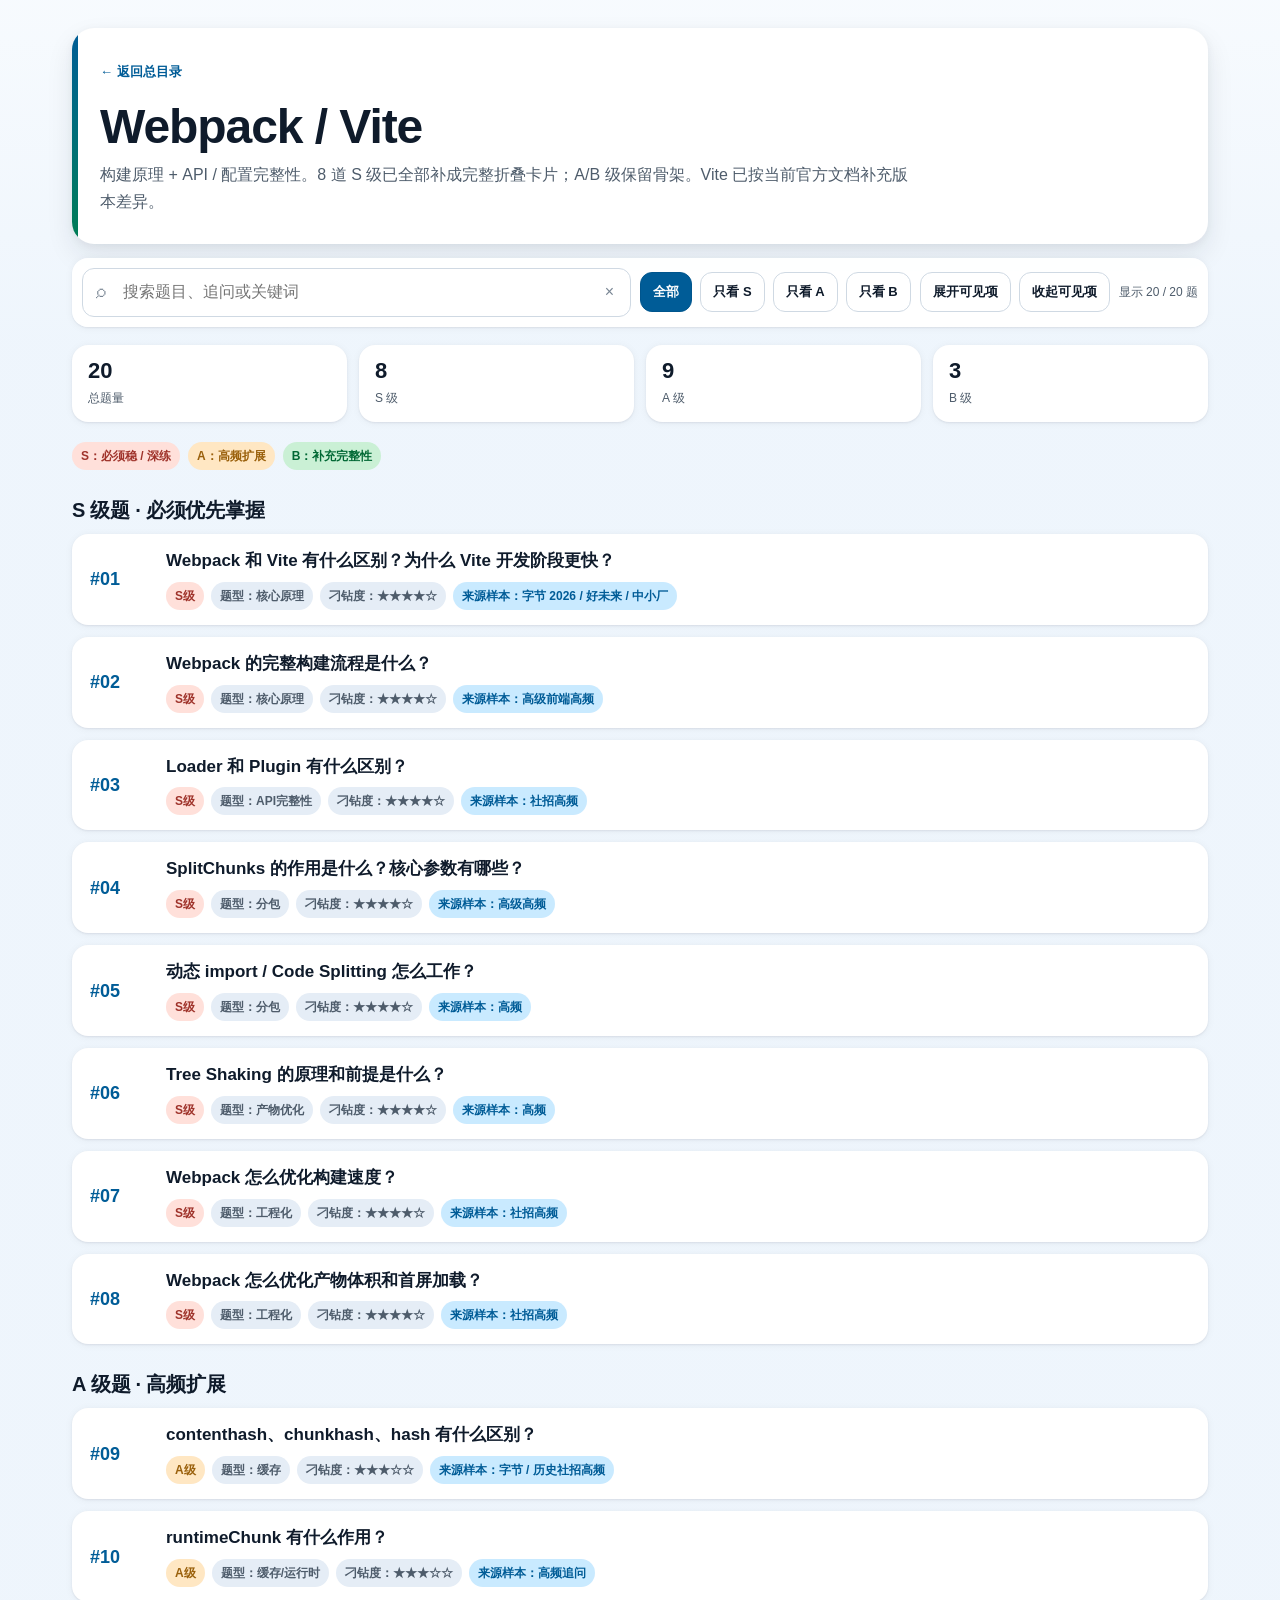
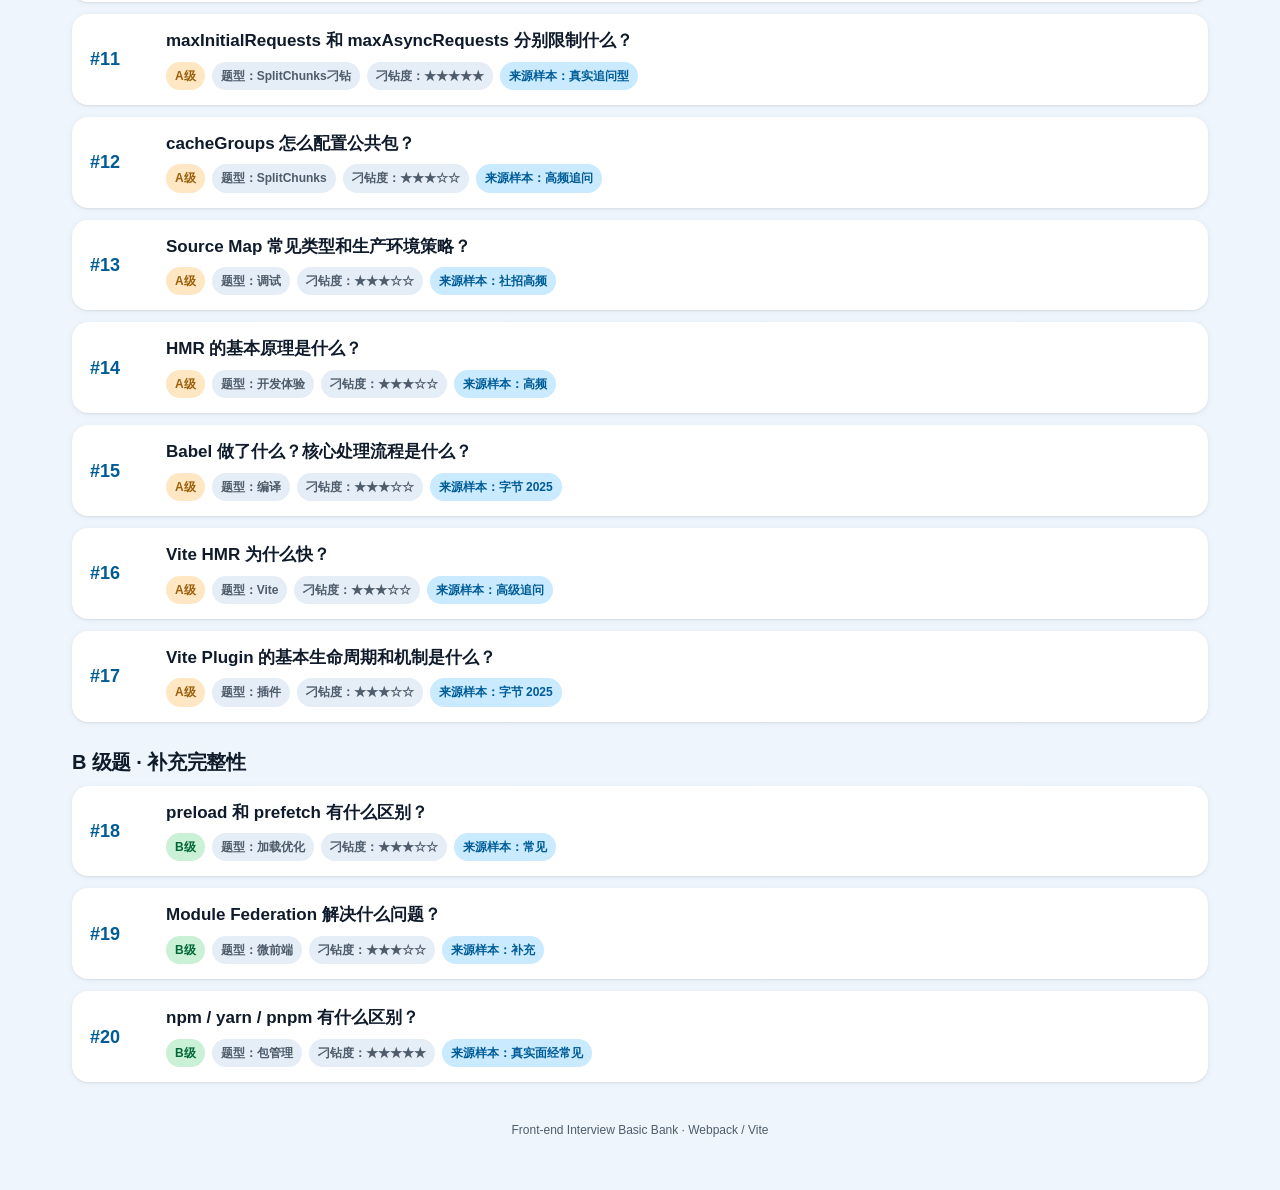
<file: webpack-vite.html>
<!DOCTYPE html>
<html lang="zh-CN"><head><meta charset="utf-8"/><meta content="width=device-width,initial-scale=1" name="viewport"/><title>Webpack / Vite｜前端基础题库</title><link rel="stylesheet" href="assets/basic.css"></head>
<body class="bank-page">
<a class="skip-link" href="#main-content">跳到主要内容</a><div id="main-content" class="page">
<header class="hero"><a class="back" href="index.html">← 返回总目录</a><h1>Webpack / Vite</h1><p>构建原理 + API / 配置完整性。8 道 S 级已全部补成完整折叠卡片；A/B 级保留骨架。Vite 已按当前官方文档补充版本差异。</p>
<div class="toolbar"><button class="btn" data-action="filter-grade" data-filter-grade="ALL" aria-pressed="true">全部</button><button class="btn" data-action="filter-grade" data-filter-grade="S" aria-pressed="false">只看 S</button><button class="btn" data-action="filter-grade" data-filter-grade="A" aria-pressed="false">只看 A</button><button class="btn" data-action="filter-grade" data-filter-grade="B" aria-pressed="false">只看 B</button><button class="btn" data-action="expand-visible">展开可见项</button><button class="btn" data-action="collapse-visible">收起可见项</button></div></header>
<section class="summary"><div><strong>20</strong><span>总题量</span></div><div><strong>8</strong><span>S 级</span></div><div><strong>9</strong><span>A 级</span></div><div><strong>3</strong><span>B 级</span></div></section>
<div class="legend"><span class="pill s">S：必须稳 / 深练</span><span class="pill a">A：高频扩展</span><span class="pill b">B：补充完整性</span></div>
<h2 class="section">S 级题 · 必须优先掌握</h2>
<article class="question-card" data-grade="S">
<div class="head" data-action="toggle-card" role="button" tabindex="0" aria-expanded="false">
<div class="rank">#01</div>
<div>
<div class="title">Webpack 和 Vite 有什么区别？为什么 Vite 开发阶段更快？</div>
<div class="meta">
<span class="tag s">S级</span>
<span class="tag">题型：核心原理</span>
<span class="tag">刁钻度：★★★★☆</span>
<span class="tag source">来源样本：字节 2026 / 好未来 / 中小厂</span>
</div>
</div>
</div>
<div class="body"><div class="note"><strong>训练目标：</strong>30 秒结论 + 90 秒展开 + 2～3 层追问</div><div class="version-note">版本提醒：旧版 Vite 常见是 esbuild 预构建 + Rollup 生产；当前官方文档已进入 Rolldown 体系。面试优先答架构思想，再注明版本差异。</div><details><summary>题目主要考察点和方向概述</summary><div class="detail-content"><div class="outline"><div class="outline-item"><strong>1.</strong> Webpack 是典型 bundler：从 entry 建依赖图，再产出 bundle。</div><div class="outline-item"><strong>2.</strong> Vite dev 基于浏览器原生 ESM，源码按需转换/提供，不需要启动前先完整 bundle 整个应用。</div><div class="outline-item"><strong>3.</strong> 依赖会预构建并缓存；HMR 基于 ESM 模块图做精准失效。</div><div class="outline-item"><strong>4.</strong> 版本注意：旧版 Vite 常见 esbuild 预构建 + Rollup 生产；当前官方文档已进入 Rolldown 体系。</div></div></div></details><details><summary>标准答案</summary><div class="detail-content"><div class="answer">Webpack 和 Vite 最大区别，我会从开发阶段的工作模型讲。

Webpack 是典型静态模块打包器。它从 entry 出发解析依赖，建立 dependency graph，再把模块加工成一个或多个 bundle。传统开发服务启动时往往需要先完成较完整的依赖分析和构建，因此项目越大，冷启动和重构建成本越明显。

Vite 开发阶段不是先把整个应用完整打包，而是利用浏览器原生 ESM。源码模块在浏览器真正请求到时才转换并返回，所以启动时不需要提前处理整棵业务依赖树。对于 node_modules 里稳定、复杂的第三方依赖，Vite 会做 dependency pre-bundling：兼容 CommonJS/UMD，并把过细的依赖模块合并，减少开发服务器请求数，同时做缓存。

HMR 方面，Vite 基于 ESM 模块图做失效传播。某个文件变化时，通常只需要更新到最近 HMR boundary 的链路，不必重新构建整个 bundle，因此大型项目里反馈更稳定。

生产阶段二者都会做真正的打包、Tree Shaking、Code Splitting 等优化。还要注意版本差异：很多旧资料里的“esbuild 预构建 + Rollup 生产”对应旧版 Vite；当前官方文档已经进入 Rolldown 体系。面试最稳的是先讲架构思想，再补项目所用版本。</div></div></details><details><summary>答案整体解析</summary><div class="detail-content"><div class="analysis">不要把“Vite 快”只归因于某个底层工具。最稳定的答案是：dev 不先全量 bundle + native ESM 按需 + 依赖预构建缓存 + 精准 HMR。</div></div></details><details><summary>高频追问 + 答案</summary><div class="detail-content"><div class="qa"><strong>追问 1：Vite 为什么还要预构建依赖？</strong><div>一是把 CommonJS/UMD 兼容成 ESM；二是把类似 lodash-es 这种大量小模块依赖合并，避免浏览器产生数百个请求。</div></div><div class="qa"><strong>追问 2：Vite 是不是完全不打包？</strong><div>不是。开发源码主要按 ESM on-demand 提供，但依赖会预构建；生产环境仍会 bundle。</div></div><div class="qa"><strong>追问 3：为什么很多资料还说 Vite 用 esbuild + Rollup？</strong><div>那是旧版本的典型实现。当前 Vite 官方文档已经演进到 Rolldown，所以面试要说明版本。</div></div><div class="qa"><strong>追问 4：Vite 项目越大启动时间就完全不变吗？</strong><div>不能绝对化。插件、依赖扫描、业务配置仍会影响启动，只是避免了传统全应用 eager bundle 的主要扩张成本。</div></div></div></details><details><summary>失分点 / 易错点</summary><div class="detail-content"><div class="loss">常见失分：只回答“Vite 用 esbuild，所以快”，既浅又容易因版本升级过时。</div></div></details><details><summary>记忆钩子</summary><div class="detail-content"><div class="memory">Webpack：先建图再 bundle；Vite dev：源码按需 ESM + 依赖预构建 + 精准 HMR。</div></div></details><details><summary>前置知识 / 关联知识</summary><div class="detail-content"><div class="deps">前置：ESM、dependency graph、bundle。关联：HMR、pre-bundling、Rolldown。</div></div></details></div>
</article>
<article class="question-card" data-grade="S">
<div class="head" data-action="toggle-card" role="button" tabindex="0" aria-expanded="false">
<div class="rank">#02</div>
<div>
<div class="title">Webpack 的完整构建流程是什么？</div>
<div class="meta">
<span class="tag s">S级</span>
<span class="tag">题型：核心原理</span>
<span class="tag">刁钻度：★★★★☆</span>
<span class="tag source">来源样本：高级前端高频</span>
</div>
</div>
</div>
<div class="body"><div class="note"><strong>训练目标：</strong>30 秒结论 + 90 秒展开 + 2～3 层追问</div><details><summary>题目主要考察点和方向概述</summary><div class="detail-content"><div class="outline"><div class="outline-item"><strong>1.</strong> 初始化：读取配置、创建 Compiler、注册 Plugin。</div><div class="outline-item"><strong>2.</strong> Entry 开始：resolve → loader transform → parse dependencies → 递归建立 Module Graph。</div><div class="outline-item"><strong>3.</strong> 根据 entry、动态 import、SplitChunks 等组织 Chunk / Chunk Graph。</div><div class="outline-item"><strong>4.</strong> 优化、代码生成、hash、生成 assets，最后 emit 到 output。</div></div></div></details><details><summary>标准答案</summary><div class="detail-content"><div class="answer">Webpack 构建流程我会分五层。

第一步初始化：读取配置和命令行参数，创建 Compiler，并执行插件的 apply，让 Plugin 注册到生命周期 hooks。

第二步从 entry 开始构建模块图。Webpack resolve 模块路径，匹配 module.rules，对模块应用 Loader 转换，再解析转换后的源码，找出 import、require、动态 import 等依赖，递归处理，最终形成 Module Graph。

第三步组织 Chunk。Webpack 根据 entry、动态 import、SplitChunks 等规则，把模块组织成一个或多个 chunk，并建立 chunk 关系。

第四步优化和代码生成，包括 module/chunk 优化、Tree Shaking、runtime 生成、hash、压缩等，形成待输出 assets。

第五步 emit，把 JS/CSS/图片等资源写入 output 目录。整个过程中 Plugin 可通过 Compiler / Compilation hooks 介入解析、优化、生成、emit 等阶段。</div></div></details><details><summary>答案整体解析</summary><div class="detail-content"><div class="analysis">高级面试最好能区分 Module Graph 和 Chunk Graph：前者描述源码依赖，后者描述最终如何成为加载单元。</div></div></details><details><summary>高频追问 + 答案</summary><div class="detail-content"><div class="qa"><strong>追问 1：Loader 在什么时候执行？</strong><div>模块 resolve 后、加入最终依赖图前，需要先通过匹配的 Loader 转成 Webpack 可继续处理的模块内容。</div></div><div class="qa"><strong>追问 2：Module 和 Chunk 是一回事吗？</strong><div>不是。Module 是源码依赖单元；Chunk 是打包/加载单元，一个 chunk 可包含多个 modules。</div></div><div class="qa"><strong>追问 3：Compiler 和 Compilation 区别？</strong><div>Compiler 代表整体编译器生命周期；Compilation 更接近某一次具体构建产生的模块、chunk、assets 状态。</div></div><div class="qa"><strong>追问 4：动态 import 改变了什么？</strong><div>它形成异步依赖边界，使相关模块有机会生成独立 async chunk。</div></div></div></details><details><summary>失分点 / 易错点</summary><div class="detail-content"><div class="loss">常见失分：只回答“解析、打包、输出”，没有 Module Graph、Chunk、Plugin hooks。</div></div></details><details><summary>记忆钩子</summary><div class="detail-content"><div class="memory">Config/Plugin → Entry → Resolve/Loader → Module Graph → Chunk → Optimize → Assets → Emit。</div></div></details><details><summary>前置知识 / 关联知识</summary><div class="detail-content"><div class="deps">前置：模块系统、AST。关联：Loader/Plugin、SplitChunks、Tree Shaking。</div></div></details></div>
</article>
<article class="question-card" data-grade="S">
<div class="head" data-action="toggle-card" role="button" tabindex="0" aria-expanded="false">
<div class="rank">#03</div>
<div>
<div class="title">Loader 和 Plugin 有什么区别？</div>
<div class="meta">
<span class="tag s">S级</span>
<span class="tag">题型：API完整性</span>
<span class="tag">刁钻度：★★★★☆</span>
<span class="tag source">来源样本：社招高频</span>
</div>
</div>
</div>
<div class="body"><div class="note"><strong>训练目标：</strong>30 秒结论 + 90 秒展开 + 2～3 层追问</div><details><summary>题目主要考察点和方向概述</summary><div class="detail-content"><div class="outline"><div class="outline-item"><strong>1.</strong> Loader：模块级转换器，把某类输入转换成 Webpack 能继续处理的 module。</div><div class="outline-item"><strong>2.</strong> Plugin：基于 Compiler/Compilation hooks 扩展整个构建生命周期。</div><div class="outline-item"><strong>3.</strong> Loader 通过 module.rules 匹配；Plugin 通常通过 new XxxPlugin() 注册。</div><div class="outline-item"><strong>4.</strong> 追问：Loader 链顺序、pitch、Plugin apply/hook。</div></div></div></details><details><summary>标准答案</summary><div class="detail-content"><div class="answer">Loader 和 Plugin 最大区别可以记成：Loader 解决“一个模块怎么转换”，Plugin 解决“整个构建过程怎么扩展”。

Loader 主要处理模块内容。Webpack 遇到匹配 module.rules 的文件后，会按 loader 链转换输入，例如 JS/TS、CSS、资源等，最终让这些内容纳入依赖图。它本质更像模块级 transform。

Plugin 范围更广。Plugin 通过 apply(compiler) 注册到 Compiler / Compilation hooks，可以参与依赖解析、chunk 优化、资源生成、环境变量注入、进度输出、emit 等多个生命周期阶段。

所以更准确的表达是：Loader 面向 module transformation，Plugin 面向 lifecycle/build extension。</div></div></details><details><summary>答案整体解析</summary><div class="detail-content"><div class="analysis">不要只背“Loader 处理文件，Plugin 做插件”。面试官通常会继续问执行阶段和为什么某能力必须做成 Plugin。</div></div></details><details><summary>高频追问 + 答案</summary><div class="detail-content"><div class="qa"><strong>追问 1：Loader 链顺序是什么？</strong><div>normal 阶段通常从右到左/从下到上执行；还存在 pitch 阶段，顺序相反。</div></div><div class="qa"><strong>追问 2：Loader 能异步吗？</strong><div>可以，通过 Loader API 如 this.async() 返回异步结果。</div></div><div class="qa"><strong>追问 3：Plugin 最核心的方法？</strong><div>通常实现 apply(compiler)，在里面对相应 hook 使用 tap/tapAsync/tapPromise 注册逻辑。</div></div><div class="qa"><strong>追问 4：为什么抽 CSS 常需要 Plugin？</strong><div>跨模块收集 CSS 并生成独立 asset 涉及整个 Compilation/asset 生命周期，不只是单模块转换。</div></div></div></details><details><summary>失分点 / 易错点</summary><div class="detail-content"><div class="loss">常见失分：没有说明作用范围和生命周期机制。</div></div></details><details><summary>记忆钩子</summary><div class="detail-content"><div class="memory">Loader 改 module；Plugin 改 build。</div></div></details><details><summary>前置知识 / 关联知识</summary><div class="detail-content"><div class="deps">前置：Webpack流程。关联：Tapable、Compiler/Compilation、CSS处理。</div></div></details></div>
</article>
<article class="question-card" data-grade="S">
<div class="head" data-action="toggle-card" role="button" tabindex="0" aria-expanded="false">
<div class="rank">#04</div>
<div>
<div class="title">SplitChunks 的作用是什么？核心参数有哪些？</div>
<div class="meta">
<span class="tag s">S级</span>
<span class="tag">题型：分包</span>
<span class="tag">刁钻度：★★★★☆</span>
<span class="tag source">来源样本：高级高频</span>
</div>
</div>
</div>
<div class="body"><div class="note"><strong>训练目标：</strong>30 秒结论 + 90 秒展开 + 2～3 层追问</div><details><summary>题目主要考察点和方向概述</summary><div class="detail-content"><div class="outline"><div class="outline-item"><strong>1.</strong> 目标：抽共享模块、控制 chunk 大小和请求模型，提高复用与缓存。</div><div class="outline-item"><strong>2.</strong> 核心：chunks、minSize、minChunks、maxAsyncRequests、maxInitialRequests。</div><div class="outline-item"><strong>3.</strong> cacheGroups 常用 test、priority、reuseExistingChunk、name 等做 vendor/common 分组。</div><div class="outline-item"><strong>4.</strong> 不要死背默认值；配置与 Webpack 版本、HTTP 模型和业务体积相关。</div></div></div></details><details><summary>标准答案</summary><div class="detail-content"><div class="answer">SplitChunksPlugin 的作用，是根据模块复用情况、chunk 大小和请求数量，把模块重新组织到更合适的 chunk 中。

chunks 决定处理 async、initial 还是 all；minSize 控制候选拆分达到多大才值得单独成 chunk；minChunks 表示至少被多少 chunk 复用才满足公共模块抽取条件。

maxInitialRequests 和 maxAsyncRequests 分别限制初始加载和异步加载时允许的并行 chunk 请求数量，本质是在“拆细提高复用/缓存”和“避免请求过多”之间做平衡。

cacheGroups 是业务最常用的分组能力，例如把 node_modules 公共依赖放 vendor，把多 chunk 共享模块放 common，常配 test、priority、minChunks、reuseExistingChunk、name。

工程里不要追求 bundle 越小越好，要结合首屏请求数、缓存命中率、HTTP 版本、路由粒度和真实性能验证。</div></div></details><details><summary>答案整体解析</summary><div class="detail-content"><div class="analysis">你之前拆包回答偏技术清单，这里要先讲为什么拆，再讲参数，再讲 tradeoff。</div></div></details><details><summary>高频追问 + 答案</summary><div class="detail-content"><div class="qa"><strong>追问 1：maxInitialRequests 和 maxAsyncRequests 区别？</strong><div>前者约束初始页面加载 chunk 请求数量，后者约束动态 import 等异步加载场景的请求数量。</div></div><div class="qa"><strong>追问 2：cacheGroups priority 干什么？</strong><div>模块可能同时匹配多个 group，priority 决定优先进入哪个组。</div></div><div class="qa"><strong>追问 3：为什么拆包过细会变慢？</strong><div>请求调度、header、解析执行、runtime 都有成本；最佳粒度取决于网络协议和设备。</div></div><div class="qa"><strong>追问 4：vendor 包是不是越大越稳定越好？</strong><div>不是。超大 vendor 任一依赖升级都可能导致整体 hash 变化，应按更新频率和复用情况设计。</div></div></div></details><details><summary>失分点 / 易错点</summary><div class="detail-content"><div class="loss">常见失分：背参数但不会解释参数为什么存在，也没有验证指标。</div></div></details><details><summary>记忆钩子</summary><div class="detail-content"><div class="memory">SplitChunks = 复用 + 体积 + 请求数三者平衡。</div></div></details><details><summary>前置知识 / 关联知识</summary><div class="detail-content"><div class="deps">前置：Chunk、缓存、HTTP并发。关联：dynamic import、contenthash。</div></div></details></div>
</article>
<article class="question-card" data-grade="S">
<div class="head" data-action="toggle-card" role="button" tabindex="0" aria-expanded="false">
<div class="rank">#05</div>
<div>
<div class="title">动态 import / Code Splitting 怎么工作？</div>
<div class="meta">
<span class="tag s">S级</span>
<span class="tag">题型：分包</span>
<span class="tag">刁钻度：★★★★☆</span>
<span class="tag source">来源样本：高频</span>
</div>
</div>
</div>
<div class="body"><div class="note"><strong>训练目标：</strong>30 秒结论 + 90 秒展开 + 2～3 层追问</div><details><summary>题目主要考察点和方向概述</summary><div class="detail-content"><div class="outline"><div class="outline-item"><strong>1.</strong> import() 是异步模块边界，返回 Promise。</div><div class="outline-item"><strong>2.</strong> Webpack 构建时可生成独立 async chunk，运行时需要时再加载。</div><div class="outline-item"><strong>3.</strong> 路由懒加载、重型低频功能是典型场景。</div><div class="outline-item"><strong>4.</strong> 注意 chunk load error、waterfall、预加载与缓存。</div></div></div></details><details><summary>标准答案</summary><div class="detail-content"><div class="answer">Code Splitting 的核心是把一次性加载的代码拆成多个可独立加载的 chunk。

Webpack 中动态 import() 是最常见的异步拆分边界。构建时 Webpack 识别 import() 指向的依赖，把相关模块组织成独立 async chunk；运行时真正执行到 import() 时，Webpack runtime 再发网络请求加载 chunk，完成模块注册后 Promise resolve。

路由懒加载最典型。富文本、图表、PDF、3D 编辑器等低频重功能也适合按功能懒加载。

但 Code Splitting 不是拆了就一定快。要避免过深 waterfall、过多小 chunk，并考虑 ChunkLoadError、版本发布兼容和高概率资源预加载。</div></div></details><details><summary>答案整体解析</summary><div class="detail-content"><div class="analysis">面试里最好同时讲“构建时怎么拆”和“运行时怎么加载”。</div></div></details><details><summary>高频追问 + 答案</summary><div class="detail-content"><div class="qa"><strong>追问 1：import() 和静态 import 区别？</strong><div>静态 import 在模块解析阶段确定依赖；动态 import() 是运行时触发的异步边界并返回 Promise。</div></div><div class="qa"><strong>追问 2：懒加载为什么可能点击后卡一下？</strong><div>交互时才产生 RTT、下载、parse/compile/execute，可对高概率路径预加载。</div></div><div class="qa"><strong>追问 3：ChunkLoadError 怎么处理？</strong><div>可做错误提示/重试/刷新兜底，部署上避免新 HTML 引用的旧 chunk 被立即清理。</div></div><div class="qa"><strong>追问 4：Webpack runtime 做什么？</strong><div>维护模块/chunk 注册和加载逻辑，根据 chunk id/publicPath 获取对应资源。</div></div></div></details><details><summary>失分点 / 易错点</summary><div class="detail-content"><div class="loss">常见失分：只会回答“import() 可以懒加载”。</div></div></details><details><summary>记忆钩子</summary><div class="detail-content"><div class="memory">Build：import() → async chunk；Run：执行到 import() → 加载 → Promise resolve。</div></div></details><details><summary>前置知识 / 关联知识</summary><div class="detail-content"><div class="deps">前置：ESM、Promise。关联：路由懒加载、SplitChunks、prefetch。</div></div></details></div>
</article>
<article class="question-card" data-grade="S">
<div class="head" data-action="toggle-card" role="button" tabindex="0" aria-expanded="false">
<div class="rank">#06</div>
<div>
<div class="title">Tree Shaking 的原理和前提是什么？</div>
<div class="meta">
<span class="tag s">S级</span>
<span class="tag">题型：产物优化</span>
<span class="tag">刁钻度：★★★★☆</span>
<span class="tag source">来源样本：高频</span>
</div>
</div>
</div>
<div class="body"><div class="note"><strong>训练目标：</strong>30 秒结论 + 90 秒展开 + 2～3 层追问</div><details><summary>题目主要考察点和方向概述</summary><div class="detail-content"><div class="outline"><div class="outline-item"><strong>1.</strong> 依赖 ESM 静态结构做 import/export usage analysis。</div><div class="outline-item"><strong>2.</strong> Webpack 标记 used/unused exports，生产优化/压缩阶段删除 dead code。</div><div class="outline-item"><strong>3.</strong> sideEffects 帮助判断整个模块是否可安全移除。</div><div class="outline-item"><strong>4.</strong> CommonJS 动态性强，不利于可靠静态分析。</div></div></div></details><details><summary>标准答案</summary><div class="detail-content"><div class="answer">Tree Shaking 可以理解为基于静态模块关系做未使用代码消除。

它通常依赖 ES Module，因为 import/export 在构建时更容易静态分析。Webpack 会分析哪些 exports 被使用并标记 unused exports；在 production 优化和压缩阶段，再删除能够确认无副作用的 dead code。

一个关键前提是不能随便删除有副作用的模块，例如 import './global.css'、polyfill、全局补丁。package.json 的 sideEffects 字段可以帮助 Webpack 判断哪些文件可以安全整模块裁剪。

另外如果 Babel 提前把 ESM 转成 CommonJS，Webpack 的静态分析能力会受影响。

所以 Tree Shaking 不是“没 import 就删”，而是静态分析 + usage marking + 副作用判断 + dead code elimination。</div></div></details><details><summary>答案整体解析</summary><div class="detail-content"><div class="analysis">Tree Shaking 高频追问通常就在 ESM、sideEffects 和 Babel 配置。</div></div></details><details><summary>高频追问 + 答案</summary><div class="detail-content"><div class="qa"><strong>追问 1：为什么 ESM 更适合 Tree Shaking？</strong><div>import/export 结构静态；CommonJS 的 require/exports 更动态，构建期更难可靠确定依赖。</div></div><div class="qa"><strong>追问 2：sideEffects:false 是什么意思？</strong><div>声明模块默认没有导入即执行副作用，可更大胆删除未使用整个模块；CSS/polyfill 等需白名单保留。</div></div><div class="qa"><strong>追问 3：unused export 在哪里真正删掉？</strong><div>Webpack 先做使用情况分析/标记，最终 production minifier/优化阶段删除对应 dead code。</div></div><div class="qa"><strong>追问 4：Babel 为什么可能让 Tree Shaking 失效？</strong><div>若先把 ESM 转 CommonJS，就破坏了原本清晰的静态模块结构。</div></div></div></details><details><summary>失分点 / 易错点</summary><div class="detail-content"><div class="loss">常见失分：只回答“删除没用代码”，不提 ESM 和副作用。</div></div></details><details><summary>记忆钩子</summary><div class="detail-content"><div class="memory">ESM 静态分析 → 标 used → 判断 sideEffects → 删除 dead code。</div></div></details><details><summary>前置知识 / 关联知识</summary><div class="detail-content"><div class="deps">前置：ESM/CommonJS。关联：Babel、production mode、sideEffects。</div></div></details></div>
</article>
<article class="question-card" data-grade="S">
<div class="head" data-action="toggle-card" role="button" tabindex="0" aria-expanded="false">
<div class="rank">#07</div>
<div>
<div class="title">Webpack 怎么优化构建速度？</div>
<div class="meta">
<span class="tag s">S级</span>
<span class="tag">题型：工程化</span>
<span class="tag">刁钻度：★★★★☆</span>
<span class="tag source">来源样本：社招高频</span>
</div>
</div>
</div>
<div class="body"><div class="note"><strong>训练目标：</strong>30 秒结论 + 90 秒展开 + 2～3 层追问</div><details><summary>题目主要考察点和方向概述</summary><div class="detail-content"><div class="outline"><div class="outline-item"><strong>1.</strong> 先测：profile/stats/构建日志看慢在哪里。</div><div class="outline-item"><strong>2.</strong> 少做：缩小 Loader 范围、减少无效 resolve、减少重插件。</div><div class="outline-item"><strong>3.</strong> 缓存：Webpack 5 filesystem cache + 工具自身缓存。</div><div class="outline-item"><strong>4.</strong> 并行/替换工具：thread-loader 要算成本；SWC/esbuild/Rspack 等按项目评估。</div><div class="outline-item"><strong>5.</strong> 最后用 cold/warm build、rebuild 时间验证。</div></div></div></details><details><summary>标准答案</summary><div class="detail-content"><div class="answer">Webpack 构建速度优化，我会按“定位 → 减少工作量 → 缓存 → 并行/替换工具 → 验证”回答。

先用 stats、profile、构建日志或分析工具确认是 Babel/TS 慢、某个 Loader/Plugin 慢、依赖解析慢还是压缩慢。

然后减少无效工作：Loader 用 include/exclude 缩小范围，避免无意义扫描 node_modules；减少 resolve.extensions 等搜索尝试；开发环境关闭不必要的 production 压缩和重型分析插件。

再利用缓存。Webpack 5 的 filesystem cache 能显著减少二次构建重复工作；部分转译工具也有自身缓存。

最后才考虑并行和更快工具。thread-loader 有 worker 启动和 IPC 成本，并非越多越快；纯转译场景可评估 SWC/esbuild，工程允许时也可评估 Rspack/Vite。

最终固定环境比较 cold build、warm build、单文件 rebuild/HMR 时间，而不是凭感觉判断。</div></div></details><details><summary>答案整体解析</summary><div class="detail-content"><div class="analysis">这是典型工程回答：先诊断，再方案，再验证。不能只列 cache/thread-loader。</div></div></details><details><summary>高频追问 + 答案</summary><div class="detail-content"><div class="qa"><strong>追问 1：thread-loader 为什么不一定越多越快？</strong><div>worker 启动、序列化、IPC 有成本，只有单任务 CPU 工作足够重时才可能获益。</div></div><div class="qa"><strong>追问 2：为什么 node_modules 常排除 Babel？</strong><div>第三方包多且大，多数已有可运行产物，全量再次转译成本高；少数现代依赖再按兼容目标处理。</div></div><div class="qa"><strong>追问 3：filesystem cache 的意义？</strong><div>持久化可复用构建结果，依赖/config 未变化时避免重复计算。</div></div><div class="qa"><strong>追问 4：怎么证明优化有效？</strong><div>固定机器、Node、缓存条件，多次记录 cold/warm/rebuild 的 P50/P95 进行前后对比。</div></div></div></details><details><summary>失分点 / 易错点</summary><div class="detail-content"><div class="loss">常见失分：一上来报 thread-loader、cache，没有定位场景，也没有验证。</div></div></details><details><summary>记忆钩子</summary><div class="detail-content"><div class="memory">先 Profiling，再少做、缓存、并行/换工具，最后量化。</div></div></details><details><summary>前置知识 / 关联知识</summary><div class="detail-content"><div class="deps">前置：Webpack流程。关联：CI、cache、SWC/Rspack/Vite。</div></div></details></div>
</article>
<article class="question-card" data-grade="S">
<div class="head" data-action="toggle-card" role="button" tabindex="0" aria-expanded="false">
<div class="rank">#08</div>
<div>
<div class="title">Webpack 怎么优化产物体积和首屏加载？</div>
<div class="meta">
<span class="tag s">S级</span>
<span class="tag">题型：工程化</span>
<span class="tag">刁钻度：★★★★☆</span>
<span class="tag source">来源样本：社招高频</span>
</div>
</div>
</div>
<div class="body"><div class="note"><strong>训练目标：</strong>30 秒结论 + 90 秒展开 + 2～3 层追问</div><details><summary>题目主要考察点和方向概述</summary><div class="detail-content"><div class="outline"><div class="outline-item"><strong>1.</strong> 先分析：stats / Bundle Analyzer 找大模块、重复依赖、首屏低频代码。</div><div class="outline-item"><strong>2.</strong> 减总量：Tree Shaking、按需引入、替换重库、压缩、移除重复/无用代码。</div><div class="outline-item"><strong>3.</strong> 调时机：路由/功能 lazy、SplitChunks、合理 vendor/common。</div><div class="outline-item"><strong>4.</strong> 传输缓存：contenthash、长缓存、CDN、Brotli/gzip、谨慎 preload/prefetch。</div><div class="outline-item"><strong>5.</strong> 用 LCP/FCP、JS transfer/parse/execute、waterfall 验证。</div></div></div></details><details><summary>标准答案</summary><div class="detail-content"><div class="answer">产物优化我会分成“发现问题 → 减少总量 → 调整加载时机 → 提升传输缓存 → 指标验证”。

先通过 stats、Bundle Analyzer 找最大 chunk、重复依赖和首屏加载的低频模块，确认到底是总量太大还是首屏加载太多。

减少总量：用 ESM + Tree Shaking 删除未使用代码；组件库/工具库按需引入；检查重复版本、超大 locale/polyfill；生产压缩；必要时换轻量依赖。

调整加载时机：路由和低频重功能用动态 import 懒加载；SplitChunks 抽真正共享依赖，同时避免一个超大 vendor 包。

传输缓存：静态资源 contenthash + 长缓存，配 CDN、Brotli/gzip；preload 只给真正关键资源，prefetch 给低优先级未来可能用的资源。

最后不能只看 dist 从 5MB 变 3MB，还要看首屏 transferred JS、waterfall、JS parse/execute、FCP/LCP、Long Task。用户真正感知的是加载和交互。</div></div></details><details><summary>答案整体解析</summary><div class="detail-content"><div class="analysis">这题正好把“优化技术清单”升级成完整工程链路。</div></div></details><details><summary>高频追问 + 答案</summary><div class="detail-content"><div class="qa"><strong>追问 1：bundle 变小为什么 LCP 可能不变？</strong><div>减少的可能是非首屏 chunk，或瓶颈在图片、TTFB、主线程而非 JS 下载。</div></div><div class="qa"><strong>追问 2：preload 是不是越多越好？</strong><div>不是。它会提高优先级，滥用会和真正关键资源争带宽。</div></div><div class="qa"><strong>追问 3：为什么拆包后首屏可能更慢？</strong><div>过多关键请求、依赖 waterfall、runtime 开销或错误公共依赖拆分都会拖慢。</div></div><div class="qa"><strong>追问 4：第三方超大依赖怎么处理？</strong><div>先看能否 Tree Shake/按需引入/轻量替代，再决定异步拆分或 external/CDN，并评估缓存和稳定性。</div></div></div></details><details><summary>失分点 / 易错点</summary><div class="detail-content"><div class="loss">常见失分：说了 CDN/gzip/preload 等一堆方案，却没有先定位、取舍和验证。</div></div></details><details><summary>记忆钩子</summary><div class="detail-content"><div class="memory">分析 → 减总量 → 延后非关键 → 缓存传输 → 用户指标验证。</div></div></details><details><summary>前置知识 / 关联知识</summary><div class="detail-content"><div class="deps">前置：SplitChunks、Tree Shaking、HTTP缓存。关联：FCP/LCP、CDN、压缩。</div></div></details></div>
</article><h2 class="section">A 级题 · 高频扩展</h2>
<article class="question-card" data-grade="A">
<div class="head" data-action="toggle-card" role="button" tabindex="0" aria-expanded="false">
<div class="rank">#09</div>
<div>
<div class="title">contenthash、chunkhash、hash 有什么区别？</div>
<div class="meta">
<span class="tag a">A级</span>
<span class="tag">题型：缓存</span>
<span class="tag">刁钻度：★★★☆☆</span>
<span class="tag source">来源样本：字节 / 历史社招高频</span>
</div>
</div>
</div>
<div class="body">
<div class="note"><strong>训练目标：</strong>30～60 秒完整回答 + 常见追问</div>
<div class="placeholder">▶ 考察方向　▶ 标准答案　▶ 答案解析　▶ 高频追问　▶ 失分点　▶ 记忆钩子<br/>当前为题库骨架版，后续按优先级逐题补齐。</div>
</div>
</article>
<article class="question-card" data-grade="A">
<div class="head" data-action="toggle-card" role="button" tabindex="0" aria-expanded="false">
<div class="rank">#10</div>
<div>
<div class="title">runtimeChunk 有什么作用？</div>
<div class="meta">
<span class="tag a">A级</span>
<span class="tag">题型：缓存/运行时</span>
<span class="tag">刁钻度：★★★☆☆</span>
<span class="tag source">来源样本：高频追问</span>
</div>
</div>
</div>
<div class="body">
<div class="note"><strong>训练目标：</strong>30～60 秒完整回答 + 常见追问</div>
<div class="placeholder">▶ 考察方向　▶ 标准答案　▶ 答案解析　▶ 高频追问　▶ 失分点　▶ 记忆钩子<br/>当前为题库骨架版，后续按优先级逐题补齐。</div>
</div>
</article>
<article class="question-card" data-grade="A">
<div class="head" data-action="toggle-card" role="button" tabindex="0" aria-expanded="false">
<div class="rank">#11</div>
<div>
<div class="title">maxInitialRequests 和 maxAsyncRequests 分别限制什么？</div>
<div class="meta">
<span class="tag a">A级</span>
<span class="tag">题型：SplitChunks刁钻</span>
<span class="tag">刁钻度：★★★★★</span>
<span class="tag source">来源样本：真实追问型</span>
</div>
</div>
</div>
<div class="body">
<div class="note"><strong>训练目标：</strong>30～60 秒完整回答 + 常见追问</div>
<div class="placeholder">▶ 考察方向　▶ 标准答案　▶ 答案解析　▶ 高频追问　▶ 失分点　▶ 记忆钩子<br/>当前为题库骨架版，后续按优先级逐题补齐。</div>
</div>
</article>
<article class="question-card" data-grade="A">
<div class="head" data-action="toggle-card" role="button" tabindex="0" aria-expanded="false">
<div class="rank">#12</div>
<div>
<div class="title">cacheGroups 怎么配置公共包？</div>
<div class="meta">
<span class="tag a">A级</span>
<span class="tag">题型：SplitChunks</span>
<span class="tag">刁钻度：★★★☆☆</span>
<span class="tag source">来源样本：高频追问</span>
</div>
</div>
</div>
<div class="body">
<div class="note"><strong>训练目标：</strong>30～60 秒完整回答 + 常见追问</div>
<div class="placeholder">▶ 考察方向　▶ 标准答案　▶ 答案解析　▶ 高频追问　▶ 失分点　▶ 记忆钩子<br/>当前为题库骨架版，后续按优先级逐题补齐。</div>
</div>
</article>
<article class="question-card" data-grade="A">
<div class="head" data-action="toggle-card" role="button" tabindex="0" aria-expanded="false">
<div class="rank">#13</div>
<div>
<div class="title">Source Map 常见类型和生产环境策略？</div>
<div class="meta">
<span class="tag a">A级</span>
<span class="tag">题型：调试</span>
<span class="tag">刁钻度：★★★☆☆</span>
<span class="tag source">来源样本：社招高频</span>
</div>
</div>
</div>
<div class="body">
<div class="note"><strong>训练目标：</strong>30～60 秒完整回答 + 常见追问</div>
<div class="placeholder">▶ 考察方向　▶ 标准答案　▶ 答案解析　▶ 高频追问　▶ 失分点　▶ 记忆钩子<br/>当前为题库骨架版，后续按优先级逐题补齐。</div>
</div>
</article>
<article class="question-card" data-grade="A">
<div class="head" data-action="toggle-card" role="button" tabindex="0" aria-expanded="false">
<div class="rank">#14</div>
<div>
<div class="title">HMR 的基本原理是什么？</div>
<div class="meta">
<span class="tag a">A级</span>
<span class="tag">题型：开发体验</span>
<span class="tag">刁钻度：★★★☆☆</span>
<span class="tag source">来源样本：高频</span>
</div>
</div>
</div>
<div class="body">
<div class="note"><strong>训练目标：</strong>30～60 秒完整回答 + 常见追问</div>
<div class="placeholder">▶ 考察方向　▶ 标准答案　▶ 答案解析　▶ 高频追问　▶ 失分点　▶ 记忆钩子<br/>当前为题库骨架版，后续按优先级逐题补齐。</div>
</div>
</article>
<article class="question-card" data-grade="A">
<div class="head" data-action="toggle-card" role="button" tabindex="0" aria-expanded="false">
<div class="rank">#15</div>
<div>
<div class="title">Babel 做了什么？核心处理流程是什么？</div>
<div class="meta">
<span class="tag a">A级</span>
<span class="tag">题型：编译</span>
<span class="tag">刁钻度：★★★☆☆</span>
<span class="tag source">来源样本：字节 2025</span>
</div>
</div>
</div>
<div class="body">
<div class="note"><strong>训练目标：</strong>30～60 秒完整回答 + 常见追问</div>
<div class="placeholder">▶ 考察方向　▶ 标准答案　▶ 答案解析　▶ 高频追问　▶ 失分点　▶ 记忆钩子<br/>当前为题库骨架版，后续按优先级逐题补齐。</div>
</div>
</article>
<article class="question-card" data-grade="A">
<div class="head" data-action="toggle-card" role="button" tabindex="0" aria-expanded="false">
<div class="rank">#16</div>
<div>
<div class="title">Vite HMR 为什么快？</div>
<div class="meta">
<span class="tag a">A级</span>
<span class="tag">题型：Vite</span>
<span class="tag">刁钻度：★★★☆☆</span>
<span class="tag source">来源样本：高级追问</span>
</div>
</div>
</div>
<div class="body">
<div class="note"><strong>训练目标：</strong>30～60 秒完整回答 + 常见追问</div>
<div class="placeholder">▶ 考察方向　▶ 标准答案　▶ 答案解析　▶ 高频追问　▶ 失分点　▶ 记忆钩子<br/>当前为题库骨架版，后续按优先级逐题补齐。</div>
</div>
</article>
<article class="question-card" data-grade="A">
<div class="head" data-action="toggle-card" role="button" tabindex="0" aria-expanded="false">
<div class="rank">#17</div>
<div>
<div class="title">Vite Plugin 的基本生命周期和机制是什么？</div>
<div class="meta">
<span class="tag a">A级</span>
<span class="tag">题型：插件</span>
<span class="tag">刁钻度：★★★☆☆</span>
<span class="tag source">来源样本：字节 2025</span>
</div>
</div>
</div>
<div class="body">
<div class="note"><strong>训练目标：</strong>30～60 秒完整回答 + 常见追问</div>
<div class="placeholder">▶ 考察方向　▶ 标准答案　▶ 答案解析　▶ 高频追问　▶ 失分点　▶ 记忆钩子<br/>当前为题库骨架版，后续按优先级逐题补齐。</div>
</div>
</article><h2 class="section">B 级题 · 补充完整性</h2>
<article class="question-card" data-grade="B">
<div class="head" data-action="toggle-card" role="button" tabindex="0" aria-expanded="false">
<div class="rank">#18</div>
<div>
<div class="title">preload 和 prefetch 有什么区别？</div>
<div class="meta">
<span class="tag b">B级</span>
<span class="tag">题型：加载优化</span>
<span class="tag">刁钻度：★★★☆☆</span>
<span class="tag source">来源样本：常见</span>
</div>
</div>
</div>
<div class="body">
<div class="note"><strong>训练目标：</strong>知道核心定义与主要边界即可</div>
<div class="placeholder">▶ 考察方向　▶ 标准答案　▶ 答案解析　▶ 高频追问　▶ 失分点　▶ 记忆钩子<br/>当前为题库骨架版，后续按优先级逐题补齐。</div>
</div>
</article>
<article class="question-card" data-grade="B">
<div class="head" data-action="toggle-card" role="button" tabindex="0" aria-expanded="false">
<div class="rank">#19</div>
<div>
<div class="title">Module Federation 解决什么问题？</div>
<div class="meta">
<span class="tag b">B级</span>
<span class="tag">题型：微前端</span>
<span class="tag">刁钻度：★★★☆☆</span>
<span class="tag source">来源样本：补充</span>
</div>
</div>
</div>
<div class="body">
<div class="note"><strong>训练目标：</strong>知道核心定义与主要边界即可</div>
<div class="placeholder">▶ 考察方向　▶ 标准答案　▶ 答案解析　▶ 高频追问　▶ 失分点　▶ 记忆钩子<br/>当前为题库骨架版，后续按优先级逐题补齐。</div>
</div>
</article>
<article class="question-card" data-grade="B">
<div class="head" data-action="toggle-card" role="button" tabindex="0" aria-expanded="false">
<div class="rank">#20</div>
<div>
<div class="title">npm / yarn / pnpm 有什么区别？</div>
<div class="meta">
<span class="tag b">B级</span>
<span class="tag">题型：包管理</span>
<span class="tag">刁钻度：★★★★★</span>
<span class="tag source">来源样本：真实面经常见</span>
</div>
</div>
</div>
<div class="body">
<div class="note"><strong>训练目标：</strong>知道核心定义与主要边界即可</div>
<div class="placeholder">▶ 考察方向　▶ 标准答案　▶ 答案解析　▶ 高频追问　▶ 失分点　▶ 记忆钩子<br/>当前为题库骨架版，后续按优先级逐题补齐。</div>
</div>
</article>
<div class="footer">Front-end Interview Basic Bank · Webpack / Vite</div>
</div>
<script src="assets/basic.js"></script>
</body></html>
</file>
<file: assets/basic.css>
:root {
  color-scheme: light;
  --bg: oklch(96.8% 0.012 248);
  --paper: oklch(99.2% 0.004 248);
  --paper-strong: oklch(100% 0 0);
  --surface: oklch(94.3% 0.015 248);
  --surface-warm: oklch(96.6% 0.022 88);
  --text: oklch(22% 0.035 254);
  --muted: oklch(47% 0.03 250);
  --subtle: oklch(61% 0.026 250);
  --line: oklch(88% 0.018 248);
  --line-strong: oklch(79% 0.024 248);
  --primary: oklch(45% 0.135 239);
  --primary-soft: oklch(92% 0.045 236);
  --accent: oklch(52% 0.118 162);
  --accent-soft: oklch(92.5% 0.052 162);
  --warn: oklch(54% 0.115 68);
  --warn-soft: oklch(94% 0.055 78);
  --danger: oklch(48% 0.145 28);
  --danger-soft: oklch(94% 0.047 28);
  --good: oklch(45% 0.12 154);
  --good-soft: oklch(92% 0.053 154);
  --code: oklch(19% 0.03 252);
  --shadow-sm: 0 1px 2px rgba(20, 29, 45, .08), 0 1px 8px rgba(20, 29, 45, .05);
  --shadow-md: 0 12px 28px rgba(20, 29, 45, .09), 0 2px 8px rgba(20, 29, 45, .05);
  --radius-xs: 6px;
  --radius-sm: 8px;
  --radius-md: 12px;
  --radius-lg: 16px;
  --radius-xl: 22px;
  --radius-pill: 999px;
  --ease: cubic-bezier(.16, 1, .3, 1);
}

* {
  box-sizing: border-box;
}

html {
  scroll-behavior: smooth;
}

body {
  margin: 0;
  min-width: 320px;
  background:
    linear-gradient(180deg, oklch(98.5% 0.006 248), var(--bg) 340px),
    var(--bg);
  color: var(--text);
  font-family: ui-sans-serif, -apple-system, BlinkMacSystemFont, "Segoe UI", "PingFang SC", "Microsoft YaHei", Arial, sans-serif;
  line-height: 1.68;
  -webkit-font-smoothing: antialiased;
  -moz-osx-font-smoothing: grayscale;
  text-rendering: optimizeLegibility;
}

button,
input {
  font: inherit;
}

button,
a,
summary,
.head,
.question-head {
  touch-action: manipulation;
}

a {
  color: inherit;
}

[hidden] {
  display: none !important;
}

.sr-only {
  position: absolute;
  width: 1px;
  height: 1px;
  padding: 0;
  margin: -1px;
  overflow: hidden;
  clip: rect(0, 0, 0, 0);
  white-space: nowrap;
  border: 0;
}

.skip-link {
  position: fixed;
  left: 18px;
  top: 14px;
  z-index: 50;
  transform: translateY(-140%);
  border-radius: var(--radius-sm);
  background: var(--text);
  color: var(--paper-strong);
  padding: 9px 12px;
  text-decoration: none;
  transition: transform 160ms var(--ease);
}

.skip-link:focus {
  transform: translateY(0);
}

:focus-visible {
  outline: 3px solid color-mix(in oklch, var(--primary), white 35%);
  outline-offset: 3px;
}

.page {
  width: min(1180px, 100%);
  margin: 0 auto;
  padding: 28px max(22px, env(safe-area-inset-left)) 40px max(22px, env(safe-area-inset-right));
}

.home-page .page {
  padding-top: 30px;
}

.hero {
  position: relative;
  overflow: hidden;
  border-radius: var(--radius-xl);
  background: var(--paper-strong);
  padding: 28px;
  box-shadow: var(--shadow-md);
}

.hero::before {
  content: "";
  position: absolute;
  inset: 0 auto 0 0;
  width: 6px;
  background: linear-gradient(180deg, var(--primary), var(--accent));
}

.eyebrow,
.section-kicker {
  color: var(--primary);
  font-size: 12px;
  font-weight: 850;
  letter-spacing: .08em;
  text-transform: uppercase;
}

h1,
h2,
h3 {
  text-wrap: balance;
}

h1 {
  margin: 5px 0 10px;
  max-width: 820px;
  font-size: clamp(30px, 5vw, 48px);
  line-height: 1.02;
  letter-spacing: -.022em;
}

.hero p {
  margin: 0;
  max-width: 820px;
  color: var(--muted);
  text-wrap: pretty;
}

.back {
  display: inline-flex;
  min-height: 40px;
  align-items: center;
  gap: 6px;
  margin: -4px 0 6px;
  color: var(--primary);
  font-size: 13px;
  font-weight: 760;
  text-decoration: none;
}

.toolbar {
  display: flex;
  flex-wrap: wrap;
  gap: 9px;
  margin-top: 18px;
}

.toolbar.study-controls {
  position: sticky;
  top: 0;
  z-index: 20;
  align-items: center;
  margin: 14px 0 18px;
  padding: 10px;
  border-radius: var(--radius-lg);
  background: color-mix(in oklch, var(--paper-strong), transparent 5%);
  box-shadow: var(--shadow-sm);
}

.search-control {
  position: relative;
  flex: 1 1 280px;
  min-width: min(100%, 260px);
}

.search-control input {
  width: 100%;
  min-height: 44px;
  border: 1px solid var(--line);
  border-radius: var(--radius-md);
  background: var(--paper-strong);
  color: var(--text);
  padding: 10px 42px 10px 40px;
}

.search-control::before {
  content: "⌕";
  position: absolute;
  left: 14px;
  top: 50%;
  transform: translateY(-52%);
  color: var(--subtle);
  font-size: 19px;
}

.clear-search {
  position: absolute;
  right: 5px;
  top: 50%;
  width: 34px;
  min-width: 34px;
  height: 34px;
  min-height: 34px;
  transform: translateY(-50%);
  border: 0;
  border-radius: var(--radius-sm);
  background: transparent;
  color: var(--subtle);
  cursor: pointer;
}

.filter-group,
.action-group {
  display: flex;
  flex-wrap: wrap;
  gap: 8px;
}

.btn,
.review-btn {
  min-height: 40px;
  border: 1px solid var(--line);
  border-radius: var(--radius-md);
  background: var(--paper-strong);
  color: var(--text);
  padding: 8px 12px;
  font-size: 13px;
  font-weight: 720;
  cursor: pointer;
  transition-property: transform, box-shadow, background-color, border-color, color;
  transition-duration: 160ms;
  transition-timing-function: var(--ease);
}

.btn:active,
.review-btn:active,
.module:active,
.head:active,
.question-head:active {
  transform: scale(.98);
}

.btn[aria-pressed="true"] {
  border-color: color-mix(in oklch, var(--primary), black 5%);
  background: var(--primary);
  color: var(--paper-strong);
}

.results-status {
  display: inline-flex;
  min-height: 36px;
  align-items: center;
  margin-left: auto;
  color: var(--muted);
  font-size: 12px;
  font-variant-numeric: tabular-nums;
}

.summary,
.stats {
  display: grid;
  grid-template-columns: repeat(4, minmax(0, 1fr));
  gap: 12px;
  margin: 18px 0 20px;
}

.summary div,
.stat {
  min-width: 0;
  border-radius: var(--radius-lg);
  background: var(--paper-strong);
  padding: 14px 16px;
  box-shadow: var(--shadow-sm);
}

.summary strong,
.stat strong {
  display: block;
  color: var(--text);
  font-size: 22px;
  line-height: 1.1;
  font-variant-numeric: tabular-nums;
}

.summary span,
.stat span {
  display: block;
  margin-top: 5px;
  color: var(--muted);
  font-size: 12px;
}

.note,
.placeholder,
.version-note,
.answer,
.analysis,
.loss,
.memory,
.deps,
.qa,
.point,
.outline-item {
  border-radius: var(--radius-md);
  padding: 12px 14px;
  box-shadow: inset 0 0 0 1px color-mix(in oklch, currentColor, transparent 84%);
}

.note {
  margin-top: 12px;
  background: var(--surface-warm);
  color: color-mix(in oklch, var(--warn), black 12%);
}

.placeholder {
  margin-top: 10px;
  background: var(--surface);
  color: var(--muted);
}

.version-note,
.answer,
.point,
.outline-item {
  background: var(--primary-soft);
  color: color-mix(in oklch, var(--primary), black 20%);
}

.analysis {
  background: color-mix(in oklch, var(--primary-soft), var(--paper-strong) 26%);
  color: var(--text);
}

.follow-up {
  margin-top: 12px;
}

.loss {
  background: var(--danger-soft);
  color: color-mix(in oklch, var(--danger), black 15%);
}

.memory {
  background: var(--good-soft);
  color: color-mix(in oklch, var(--good), black 20%);
  font-weight: 760;
}

.deps {
  background: var(--surface);
  color: var(--muted);
}

.qa {
  margin: 9px 0;
  background: var(--paper-strong);
}

.qa b,
.qa strong {
  display: block;
  margin-bottom: 4px;
  color: var(--primary);
}

.legend {
  display: flex;
  gap: 8px;
  flex-wrap: wrap;
  margin: 18px 0 10px;
}

.pill,
.tag,
.module-status {
  display: inline-flex;
  justify-self: start;
  min-height: 26px;
  align-items: center;
  gap: 5px;
  border-radius: var(--radius-pill);
  background: var(--surface);
  color: var(--muted);
  padding: 4px 9px;
  font-size: 12px;
  font-weight: 680;
}

.s,
.tag.s {
  background: var(--danger-soft);
  color: var(--danger);
}

.a,
.tag.a {
  background: var(--warn-soft);
  color: var(--warn);
}

.b,
.tag.b {
  background: var(--good-soft);
  color: var(--good);
}

.source,
.tag.source {
  background: var(--primary-soft);
  color: var(--primary);
}

.tag.level {
  background: var(--warn-soft);
  color: var(--warn);
}

.tag.mastery {
  background: color-mix(in oklch, var(--primary-soft), var(--paper-strong) 15%);
  color: var(--primary);
}

.tag.review {
  background: var(--good-soft);
  color: var(--good);
}

.section,
.section-title,
.module-section h2 {
  margin: 28px 0 12px;
  font-size: 20px;
  line-height: 1.2;
  letter-spacing: -.012em;
}

.question-card {
  overflow: clip;
  margin: 12px 0;
  border-radius: var(--radius-lg);
  background: var(--paper-strong);
  box-shadow: var(--shadow-sm);
  transition-property: transform, box-shadow;
  transition-duration: 160ms;
  transition-timing-function: var(--ease);
}

.head,
.question-head {
  display: grid;
  width: 100%;
  min-height: 68px;
  align-items: center;
  cursor: pointer;
}

.head {
  grid-template-columns: 64px 1fr;
  gap: 12px;
  padding: 15px 18px;
}

.question-head {
  grid-template-columns: 1fr auto;
  gap: 16px;
  padding: 18px 20px;
}

.rank {
  color: var(--primary);
  font-size: 18px;
  font-weight: 900;
  font-variant-numeric: tabular-nums;
}

.title,
.question-title {
  color: var(--text);
  font-weight: 820;
  line-height: 1.45;
  text-wrap: pretty;
}

.title {
  font-size: 17px;
}

.question-title {
  margin-bottom: 10px;
  font-size: 20px;
}

.meta {
  display: flex;
  flex-wrap: wrap;
  gap: 7px;
  margin-top: 8px;
}

.body,
.question-body {
  display: none;
  padding: 0 18px 18px;
  border-top: 1px solid var(--line);
}

.question-body {
  padding: 0 20px 20px;
}

.question-card.open .body,
.question-card.is-open .body,
.question-card.open .question-body,
.question-card.is-open .question-body {
  display: block;
}

.usage-card .question-body {
  display: block;
  border-top: 0;
  padding-top: 22px;
}

.chevron {
  display: grid;
  width: 34px;
  height: 34px;
  place-items: center;
  border-radius: var(--radius-pill);
  background: var(--surface);
  color: var(--muted);
  transition-property: transform, background-color, color;
  transition-duration: 160ms;
  transition-timing-function: var(--ease);
}

.question-card.open .chevron,
.question-card.is-open .chevron {
  transform: rotate(180deg);
}

details {
  overflow: hidden;
  margin-top: 10px;
  border-radius: var(--radius-md);
  background: var(--paper-strong);
  box-shadow: inset 0 0 0 1px var(--line);
}

summary {
  cursor: pointer;
  list-style: none;
  background: var(--surface);
  padding: 11px 13px;
  font-weight: 760;
}

summary::-webkit-details-marker {
  display: none;
}

summary::before {
  content: "▸";
  display: inline-block;
  margin-right: 7px;
  color: var(--primary);
  transition: transform 160ms var(--ease);
}

details[open] summary::before {
  transform: rotate(90deg);
}

.detail-content {
  padding: 13px;
}

.points,
.outline {
  display: grid;
  gap: 8px;
}

pre,
.tree {
  overflow: auto;
  border-radius: var(--radius-md);
  background: var(--code);
  color: oklch(92% 0.01 250);
  padding: 15px;
  font-family: "SFMono-Regular", Consolas, "Liberation Mono", monospace;
  font-size: 13px;
  line-height: 1.65;
}

code {
  font-family: "SFMono-Regular", Consolas, "Liberation Mono", monospace;
}

:not(pre) > code {
  border-radius: var(--radius-xs);
  background: color-mix(in oklch, var(--primary-soft), var(--paper-strong) 14%);
  color: var(--primary);
  padding: 1px 5px;
  font-size: .92em;
}

table {
  width: 100%;
  margin: 10px 0;
  border-collapse: collapse;
  font-size: 14px;
}

th,
td {
  border: 1px solid var(--line);
  padding: 9px 10px;
  text-align: left;
  vertical-align: top;
}

th {
  background: var(--surface);
}

.footer {
  padding: 26px 0 10px;
  color: var(--muted);
  text-align: center;
  font-size: 12px;
}

.empty-state {
  margin: 18px 0;
  border-radius: var(--radius-lg);
  background: var(--paper-strong);
  padding: 24px;
  color: var(--muted);
  text-align: center;
  box-shadow: var(--shadow-sm);
}

.home-intro {
  display: grid;
  grid-template-columns: minmax(0, 1.1fr) minmax(280px, .9fr);
  gap: 16px;
  align-items: stretch;
  margin-top: 16px;
}

.learning-path,
.module-panel {
  border-radius: var(--radius-lg);
  background: var(--paper-strong);
  padding: 18px;
  box-shadow: var(--shadow-sm);
}

.learning-path strong {
  display: block;
  margin-bottom: 8px;
}

.learning-path p,
.module-panel p {
  margin: 0;
  color: var(--muted);
}

.module-grid {
  display: grid;
  grid-template-columns: repeat(3, minmax(0, 1fr));
  gap: 14px;
}

.library-heading {
  display: flex;
  align-items: end;
  justify-content: space-between;
  gap: 24px;
  margin: 30px 0 14px;
}

.library-heading h2 {
  margin: 4px 0 0;
}

.library-heading p {
  margin: 0 0 2px;
  color: var(--muted);
  font-size: 14px;
}

.library-grid {
  display: grid;
  grid-template-columns: repeat(2, minmax(0, 1fr));
  gap: 14px;
}

.library-card {
  min-height: 196px;
  box-shadow: inset 0 4px 0 var(--primary), var(--shadow-sm);
}

.library-card:nth-child(2) {
  box-shadow: inset 0 4px 0 var(--accent), var(--shadow-sm);
}

.library-card:nth-child(3) {
  box-shadow: inset 0 4px 0 var(--warn), var(--shadow-sm);
}

.library-card:nth-child(4) {
  box-shadow: inset 0 4px 0 var(--danger), var(--shadow-sm);
}

.library-link {
  color: var(--primary);
  font-size: 13px;
  font-weight: 780;
}

.module {
  display: grid;
  min-height: 150px;
  align-content: start;
  gap: 8px;
  border-radius: var(--radius-lg);
  background: var(--paper-strong);
  padding: 18px;
  color: var(--text);
  text-decoration: none;
  box-shadow: var(--shadow-sm);
  transition-property: transform, box-shadow;
  transition-duration: 160ms;
  transition-timing-function: var(--ease);
}

.module strong {
  font-size: 19px;
  letter-spacing: -.012em;
}

.module small,
.module-count {
  display: block;
  color: var(--muted);
}

.module-count {
  margin-top: auto;
  font-size: 12px;
  font-variant-numeric: tabular-nums;
}

.module.is-disabled {
  color: var(--muted);
  background: color-mix(in oklch, var(--surface), var(--paper-strong) 50%);
  box-shadow: inset 0 0 0 1px var(--line);
  cursor: not-allowed;
}

.module.is-disabled .module-status {
  color: var(--warn);
  background: var(--warn-soft);
}

@media (hover: hover) {
  .btn:hover,
  .review-btn:hover {
    border-color: color-mix(in oklch, var(--primary), black 4%);
    color: var(--primary);
    box-shadow: var(--shadow-sm);
  }

  .question-card:hover,
  .module:not(.is-disabled):hover {
    transform: translateY(-1px);
    box-shadow: var(--shadow-md);
  }

  .head:hover,
  .question-head:hover {
    background: color-mix(in oklch, var(--primary-soft), transparent 45%);
  }
}

@media (max-width: 860px) {
  .page {
    padding: 16px max(14px, env(safe-area-inset-left)) 34px max(14px, env(safe-area-inset-right));
  }

  .hero {
    padding: 22px 20px;
  }

  .summary,
  .stats {
    grid-template-columns: repeat(2, minmax(0, 1fr));
  }

  .home-intro,
  .module-grid,
  .library-grid {
    grid-template-columns: 1fr;
  }

  .library-heading {
    display: block;
  }

  .library-heading p {
    margin-top: 8px;
  }

  .library-card {
    min-height: 164px;
  }

  .toolbar.study-controls {
    position: static;
    margin-left: 0;
    margin-right: 0;
    border-radius: var(--radius-md);
    background: var(--paper-strong);
  }
}

@media (max-width: 560px) {
  body {
    line-height: 1.62;
  }

  h1 {
    font-size: 30px;
  }

  .summary,
  .stats {
    gap: 9px;
  }

  .summary div,
  .stat {
    padding: 12px;
  }

  .toolbar.study-controls {
    align-items: stretch;
  }

  .search-control {
    flex-basis: 100%;
  }

  .filter-group,
  .action-group,
  .legend {
    width: 100%;
    flex-wrap: nowrap;
    overflow-x: auto;
    padding-bottom: 2px;
    scrollbar-width: none;
  }

  .filter-group::-webkit-scrollbar,
  .action-group::-webkit-scrollbar,
  .legend::-webkit-scrollbar {
    display: none;
  }

  .btn {
    flex: 0 0 auto;
    min-height: 44px;
    white-space: nowrap;
  }

  .results-status {
    width: 100%;
    margin-left: 0;
  }

  .head {
    grid-template-columns: 48px 1fr;
    gap: 10px;
    padding: 14px;
  }

  .question-head {
    grid-template-columns: 1fr auto;
    padding: 16px;
  }

  .body,
  .question-body {
    padding: 0 14px 15px;
  }

  .title {
    font-size: 16px;
  }

  .question-title {
    font-size: 18px;
  }

  .tag,
  .pill {
    max-width: 100%;
    white-space: normal;
  }
}

.mobile-study-shell {
  display: none;
}

@media (max-width: 700px) {
  body.mobile-study-active {
    overflow: hidden;
    overscroll-behavior: none;
    background: var(--bg);
  }

  body.mobile-study-active > .page,
  body.mobile-study-active > .skip-link {
    display: none;
  }

  body.mobile-study-active > .mobile-study-shell {
    position: fixed;
    z-index: 100;
    inset: 0;
    display: flex;
    height: 100vh;
    height: 100svh;
    flex-direction: column;
    overflow: hidden;
    background: var(--bg);
    padding-right: max(10px, env(safe-area-inset-right));
    padding-bottom: env(safe-area-inset-bottom);
    padding-left: max(10px, env(safe-area-inset-left));
  }

  .mobile-study-topbar {
    display: grid;
    min-height: 58px;
    grid-template-columns: 44px minmax(0, 1fr) auto;
    align-items: center;
    gap: 10px;
    padding-top: max(8px, env(safe-area-inset-top));
  }

  .mobile-back-button,
  .mobile-icon-button,
  .mobile-study-actions button {
    display: grid;
    width: 44px;
    min-width: 44px;
    height: 44px;
    min-height: 44px;
    place-items: center;
    border: 0;
    border-radius: var(--radius-pill);
    background: var(--paper-strong);
    color: var(--text);
    font-size: 22px;
    line-height: 1;
    text-decoration: none;
    box-shadow: var(--shadow-sm);
    cursor: pointer;
    transition-property: transform, opacity, background-color;
    transition-duration: 160ms;
    transition-timing-function: var(--ease);
  }

  .mobile-back-button:active,
  .mobile-icon-button:active,
  .mobile-study-actions button:active,
  .mobile-filter-button:active,
  .mobile-full-answer:active {
    transform: scale(.96);
  }

  .mobile-study-heading {
    min-width: 0;
  }

  .mobile-study-heading strong,
  .mobile-study-heading span {
    display: block;
    overflow: hidden;
    text-overflow: ellipsis;
    white-space: nowrap;
  }

  .mobile-study-heading strong {
    font-size: 16px;
    line-height: 1.25;
  }

  .mobile-study-heading span {
    margin-top: 2px;
    color: var(--muted);
    font-size: 12px;
    font-variant-numeric: tabular-nums;
  }

  .mobile-filter-button {
    position: relative;
    min-width: 58px;
    min-height: 44px;
    border: 0;
    border-radius: var(--radius-md);
    background: var(--paper-strong);
    color: var(--text);
    padding: 0 14px;
    font-size: 13px;
    font-weight: 760;
    box-shadow: var(--shadow-sm);
    cursor: pointer;
    transition-property: transform, color, background-color;
    transition-duration: 160ms;
    transition-timing-function: var(--ease);
  }

  .mobile-filter-button.has-filter {
    background: var(--primary);
    color: var(--paper-strong);
  }

  .mobile-filter-button.has-filter::after {
    content: "";
    position: absolute;
    top: 7px;
    right: 7px;
    width: 6px;
    height: 6px;
    border-radius: var(--radius-pill);
    background: var(--paper-strong);
  }

  .mobile-study-main {
    display: grid;
    flex: 1;
    min-height: 0;
    place-items: center;
    padding: 8px 4px 4px;
  }

  .swipe-deck {
    position: relative;
    width: min(calc(100vw - 28px), 440px);
    height: calc(100svh - 154px);
    min-height: 400px;
    max-height: min(78svh, 680px);
    perspective: 1200px;
    touch-action: pan-y;
  }

  .swipe-card {
    position: absolute;
    inset: 0;
    z-index: 0;
    margin: 0;
    opacity: 0;
    pointer-events: none;
    transform: translate3d(0, 8px, 0) scale(.98);
    transform-origin: 50% 92%;
    transition-property: transform, opacity;
    transition-duration: 220ms;
    transition-timing-function: var(--ease);
    touch-action: pan-y;
  }

  .swipe-card.is-current {
    z-index: 3;
    opacity: 1;
    pointer-events: auto;
    transform: translate3d(0, 0, 0) scale(1);
  }

  .swipe-card.is-next {
    z-index: 2;
    opacity: .74;
    transform: translate3d(0, 12px, 0) scale(.965);
  }

  .swipe-card.is-prev {
    z-index: 1;
    transform: translate3d(0, 12px, 0) scale(.965);
  }

  .swipe-card.is-revealed {
    opacity: .92;
  }

  .swipe-card.is-dragging {
    transition: none;
  }

  .swipe-card-inner {
    position: relative;
    width: 100%;
    height: 100%;
    transform-style: preserve-3d;
    transition-property: transform;
    transition-duration: 360ms;
    transition-timing-function: var(--ease);
  }

  .swipe-card.is-flipped .swipe-card-inner {
    transform: rotateY(180deg);
  }

  .card-face {
    position: absolute;
    inset: 0;
    display: flex;
    flex-direction: column;
    overflow: hidden;
    border-radius: var(--radius-xl);
    background: var(--paper-strong);
    box-shadow: 0 22px 54px rgba(20, 29, 45, .16), 0 3px 10px rgba(20, 29, 45, .08);
    backface-visibility: hidden;
    -webkit-backface-visibility: hidden;
  }

  .card-front {
    overflow-y: auto;
    overscroll-behavior: contain;
    padding: 24px 22px 26px;
    cursor: pointer;
  }

  .card-back {
    transform: rotateY(180deg);
  }

  .swipe-card-topline,
  .swipe-back-header {
    display: flex;
    flex: 0 0 auto;
    align-items: center;
    justify-content: space-between;
    gap: 12px;
  }

  .swipe-rank {
    color: var(--primary);
    font-size: 20px;
    font-weight: 900;
    font-variant-numeric: tabular-nums;
  }

  .swipe-grade {
    display: inline-flex;
    min-height: 30px;
    align-items: center;
    border-radius: var(--radius-pill);
    background: var(--primary-soft);
    color: var(--primary);
    padding: 4px 11px;
    font-size: 12px;
    font-weight: 760;
  }

  .swipe-question {
    margin: clamp(32px, 7vh, 64px) 0 24px;
    color: var(--text);
    font-size: 24px;
    font-weight: 850;
    line-height: 1.42;
    letter-spacing: 0;
    text-wrap: pretty;
  }

  .swipe-card-meta {
    display: flex;
    flex-wrap: wrap;
    gap: 8px;
    margin-top: auto;
  }

  .swipe-card-meta .tag {
    max-width: 100%;
    min-height: 28px;
    white-space: normal;
  }

  .swipe-back-header {
    min-height: 62px;
    padding: 9px 12px 8px 20px;
    border-bottom: 1px solid var(--line);
  }

  .swipe-back-header strong {
    font-size: 17px;
  }

  .swipe-answer-scroll {
    flex: 1;
    min-height: 0;
    overflow-y: auto;
    overscroll-behavior: contain;
    padding: 4px 20px 20px;
    touch-action: pan-y;
  }

  .mobile-answer-section {
    padding: 18px 0 20px;
  }

  .mobile-answer-section + .mobile-answer-section {
    border-top: 1px solid var(--line);
  }

  .mobile-answer-section h3 {
    margin: 0 0 10px;
    color: var(--primary);
    font-size: 13px;
    line-height: 1.3;
  }

  .mobile-answer-copy {
    color: var(--text);
    font-size: 15px;
    line-height: 1.78;
    text-wrap: pretty;
  }

  .mobile-answer-copy .answer,
  .mobile-answer-copy .analysis,
  .mobile-answer-copy .point,
  .mobile-answer-copy .outline-item {
    border-radius: 0;
    background: transparent;
    color: inherit;
    padding: 0;
    box-shadow: none;
  }

  .mobile-answer-copy pre,
  .mobile-answer-copy .tree {
    font-size: 12px;
  }

  .mobile-full-answer {
    min-height: 48px;
    flex: 0 0 auto;
    border: 0;
    border-top: 1px solid var(--line);
    background: var(--primary-soft);
    color: var(--primary);
    font-weight: 780;
    cursor: pointer;
    transition-property: transform, background-color;
    transition-duration: 160ms;
    transition-timing-function: var(--ease);
  }

  .mobile-study-actions {
    display: flex;
    min-height: 66px;
    align-items: center;
    justify-content: center;
    gap: 28px;
    padding: 5px 0 7px;
  }

  .mobile-study-actions button:nth-child(2) {
    width: 52px;
    min-width: 52px;
    height: 52px;
    min-height: 52px;
    background: var(--primary);
    color: var(--paper-strong);
    font-size: 25px;
  }

  .mobile-study-actions button:disabled {
    opacity: .35;
    cursor: default;
  }

  .mobile-deck-empty {
    position: absolute;
    inset: 0;
    display: grid;
    place-content: center;
    justify-items: center;
    gap: 8px;
    border-radius: var(--radius-xl);
    background: var(--paper-strong);
    color: var(--muted);
    text-align: center;
    box-shadow: var(--shadow-md);
  }

  .mobile-deck-empty strong {
    color: var(--text);
    font-size: 20px;
  }

  .mobile-deck-empty button,
  .mobile-filter-footer button {
    min-height: 42px;
    border: 0;
    border-radius: var(--radius-md);
    background: var(--primary-soft);
    color: var(--primary);
    padding: 8px 13px;
    font-weight: 760;
  }

  .mobile-sheet-layer {
    position: fixed;
    z-index: 120;
    inset: 0;
    display: grid;
    align-items: end;
  }

  .mobile-sheet-backdrop {
    position: absolute;
    inset: 0;
    width: 100%;
    height: 100%;
    border: 0;
    border-radius: 0;
    background: rgba(15, 23, 38, .42);
    opacity: 0;
    cursor: default;
    transition-property: opacity;
    transition-duration: 220ms;
    transition-timing-function: var(--ease);
  }

  .mobile-sheet {
    position: relative;
    z-index: 1;
    width: 100%;
    max-height: 86svh;
    overflow: hidden;
    border-radius: var(--radius-xl) var(--radius-xl) 0 0;
    background: var(--paper-strong);
    box-shadow: 0 -18px 48px rgba(20, 29, 45, .18);
    transform: translate3d(0, 102%, 0);
    transition-property: transform;
    transition-duration: 220ms;
    transition-timing-function: var(--ease);
  }

  .mobile-sheet-layer.is-open .mobile-sheet {
    transform: translate3d(0, 0, 0);
  }

  .mobile-sheet-layer.is-open .mobile-sheet-backdrop {
    opacity: 1;
  }

  .mobile-sheet > header {
    display: flex;
    min-height: 62px;
    align-items: center;
    justify-content: space-between;
    gap: 12px;
    border-bottom: 1px solid var(--line);
    padding: 9px 12px 8px 18px;
  }

  .mobile-sheet h2 {
    margin: 0;
    font-size: 18px;
    line-height: 1.3;
    letter-spacing: 0;
  }

  .mobile-sheet-content {
    max-height: calc(86svh - 62px);
    overflow-y: auto;
    overscroll-behavior: contain;
    padding: 18px max(16px, env(safe-area-inset-right)) max(24px, env(safe-area-inset-bottom)) max(16px, env(safe-area-inset-left));
  }

  .mobile-filter-panel {
    display: grid;
    gap: 14px;
  }

  .mobile-filter-search span,
  .mobile-filter-label {
    display: block;
    margin-bottom: 7px;
    color: var(--muted);
    font-size: 12px;
    font-weight: 720;
  }

  .mobile-filter-search input {
    width: 100%;
    min-height: 48px;
    border: 1px solid var(--line);
    border-radius: var(--radius-md);
    background: var(--surface);
    color: var(--text);
    padding: 10px 13px;
  }

  .mobile-grade-group {
    display: grid;
    grid-template-columns: repeat(4, minmax(0, 1fr));
    gap: 8px;
  }

  .mobile-grade-group button {
    min-width: 0;
    min-height: 44px;
    border: 0;
    border-radius: var(--radius-md);
    background: var(--surface);
    color: var(--text);
    font-size: 13px;
    font-weight: 730;
  }

  .mobile-grade-group button[aria-pressed="true"] {
    background: var(--primary);
    color: var(--paper-strong);
  }

  .mobile-filter-footer {
    display: flex;
    min-height: 48px;
    align-items: center;
    justify-content: space-between;
    gap: 12px;
    color: var(--muted);
    font-size: 13px;
  }

  .mobile-full-content,
  .mobile-full-content.body,
  .mobile-full-content.question-body {
    display: block;
    border: 0;
    padding: 0;
  }

  .mobile-full-content details:first-child {
    margin-top: 0;
  }
}

@media (prefers-reduced-motion: reduce) {
  *,
  *::before,
  *::after {
    scroll-behavior: auto !important;
    transition-duration: .01ms !important;
  }
}

@media print {
  body {
    background: #fff;
  }

  .page {
    width: auto;
    max-width: none;
    padding: 0;
  }

  .hero,
  .question-card,
  .stat,
  .summary div,
  .module {
    box-shadow: none;
  }

  .toolbar,
  .review-row,
  .skip-link {
    display: none !important;
  }

  .body,
  .question-body {
    display: block !important;
  }

  .mobile-study-shell {
    display: none !important;
  }

  body.mobile-study-active {
    overflow: visible;
  }

  body.mobile-study-active > .page {
    display: block !important;
  }

  details {
    break-inside: avoid;
  }

  details > * {
    display: block;
  }
}
</file>
